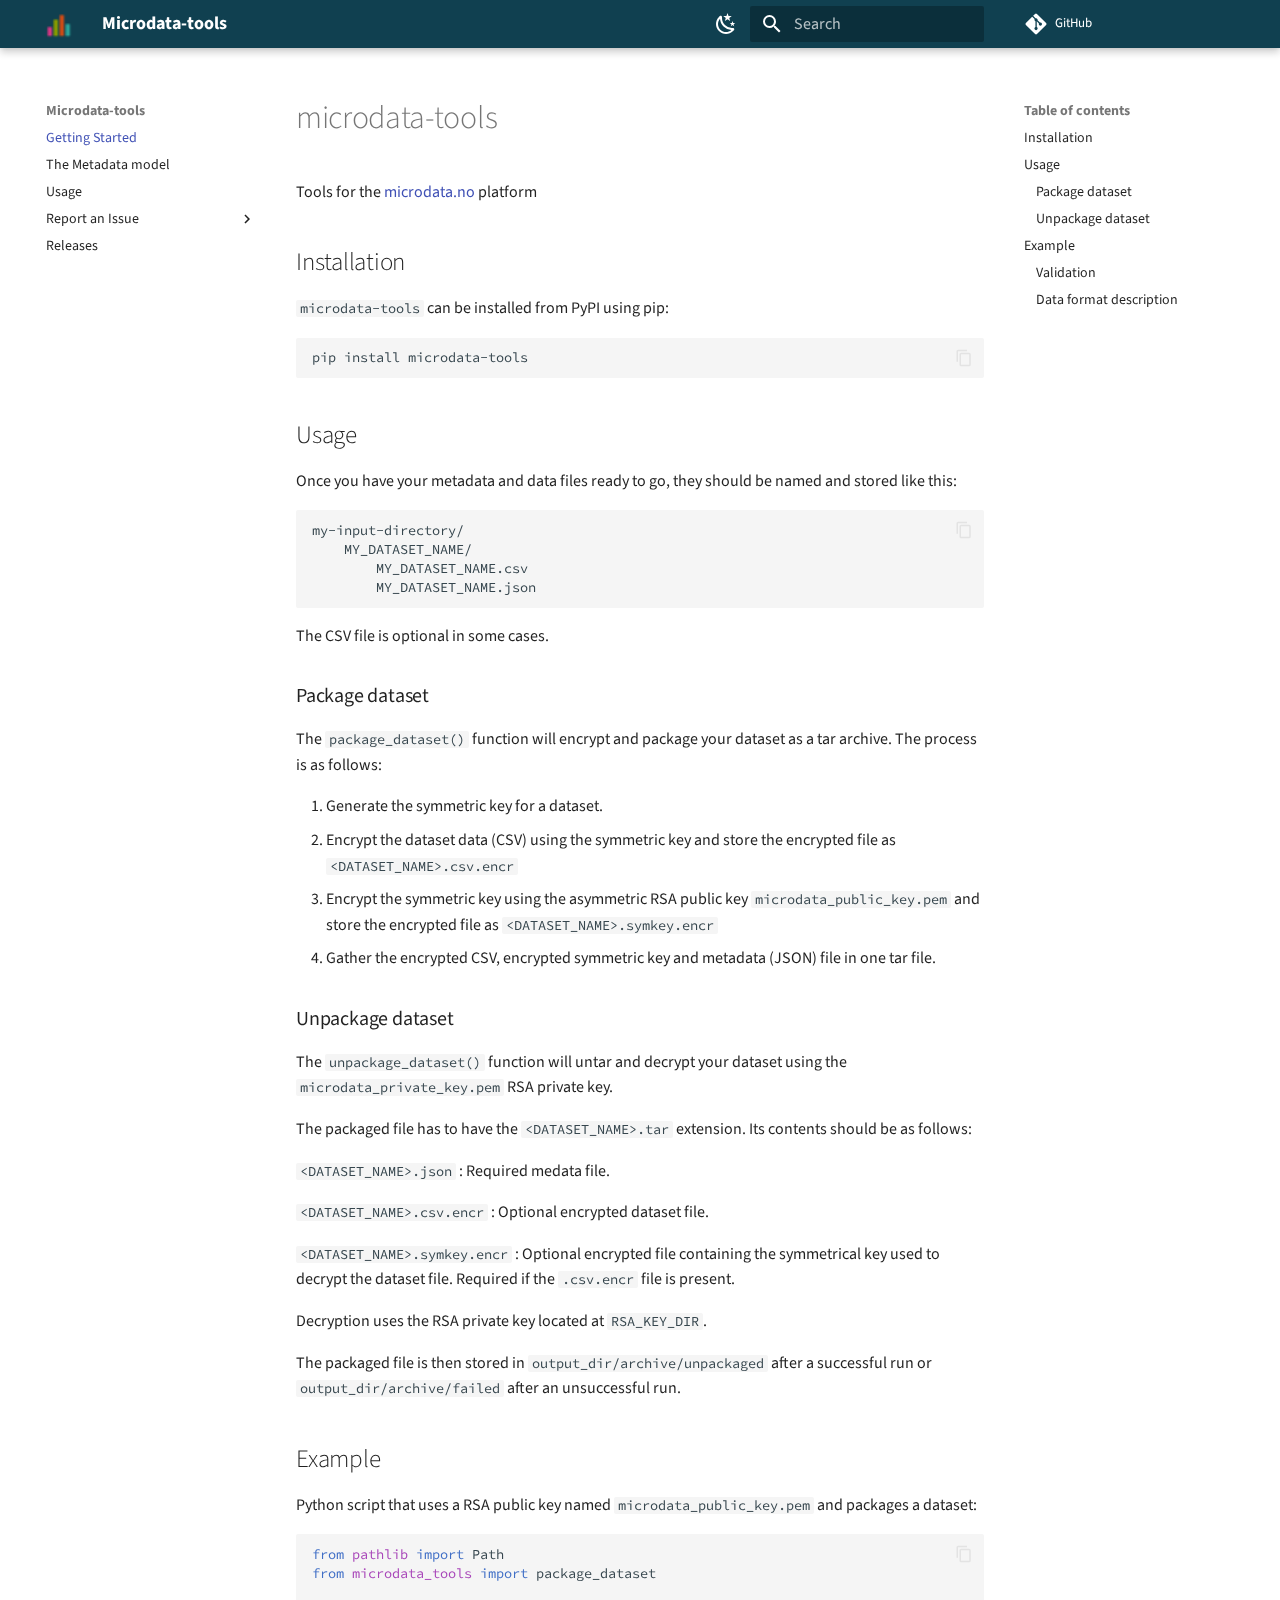
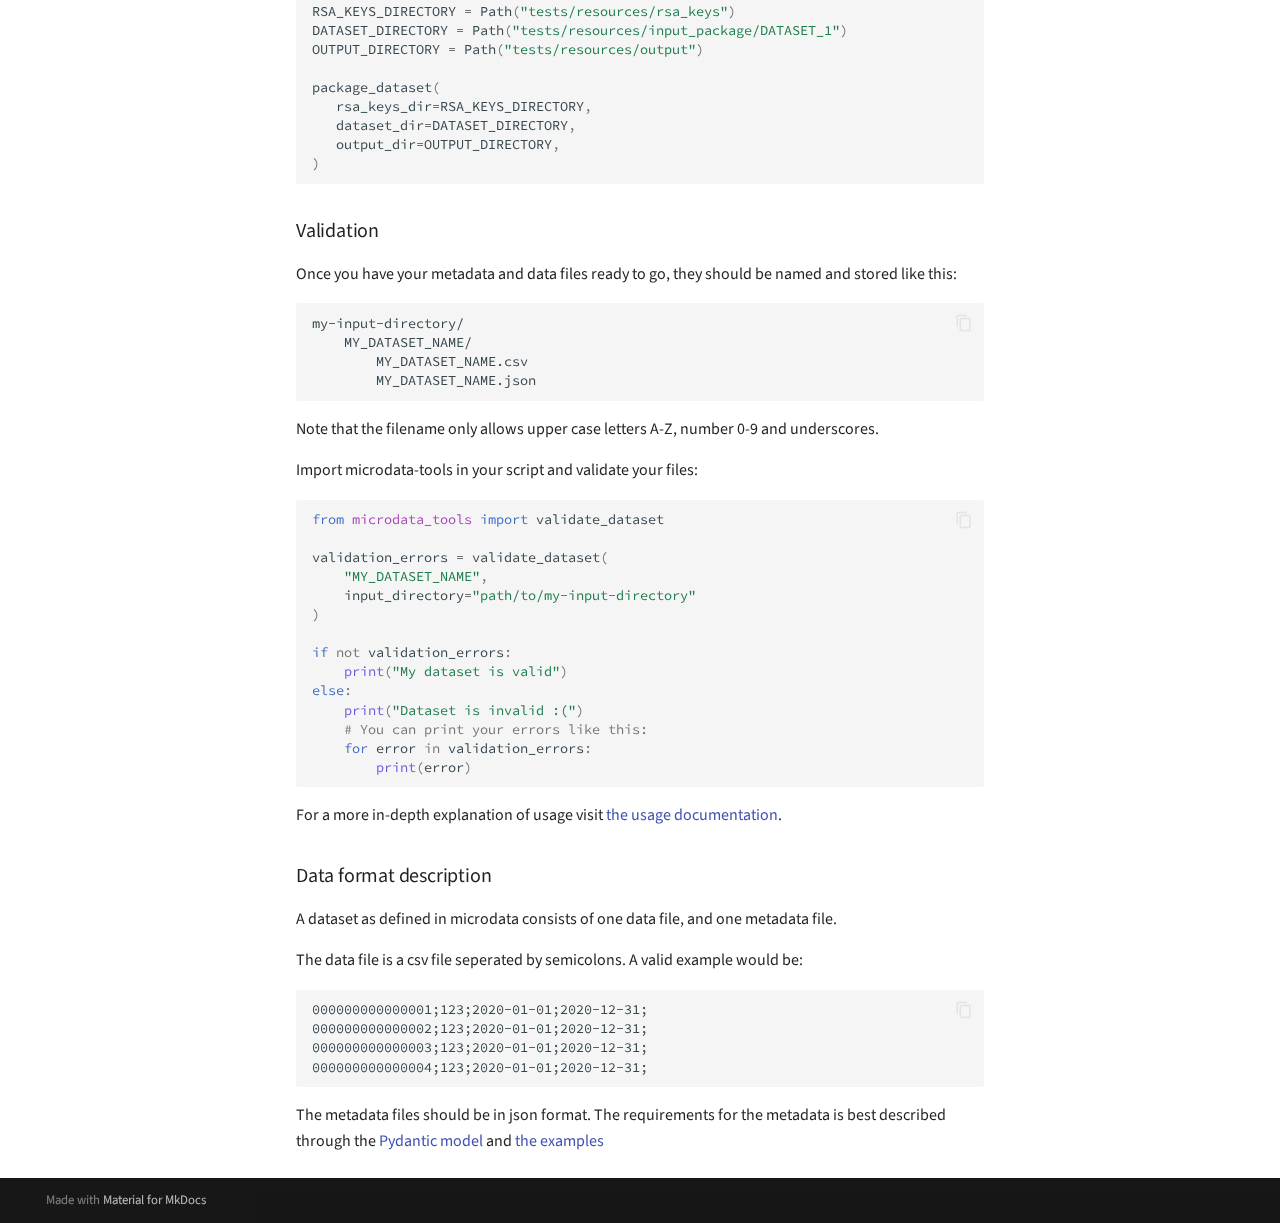
<file: index.html>
<!doctype html>
<html lang="en" class="no-js">
  <head>
    
      <meta charset="utf-8">
      <meta name="viewport" content="width=device-width,initial-scale=1">
      
      
      
        <link rel="canonical" href="https://statisticsnorway.github.io/microdata-tools/">
      
      
      
        <link rel="next" href="metadata-model/">
      
      
      <link rel="icon" href="assets/favicon.ico">
      <meta name="generator" content="mkdocs-1.6.1, mkdocs-material-9.6.11">
    
    
      
        <title>Microdata-tools</title>
      
    
    
      <link rel="stylesheet" href="assets/stylesheets/main.4af4bdda.min.css">
      
        
        <link rel="stylesheet" href="assets/stylesheets/palette.06af60db.min.css">
      
      


    
    
      
    
    
      
        
        
        <link rel="preconnect" href="https://fonts.gstatic.com" crossorigin>
        <link rel="stylesheet" href="https://fonts.googleapis.com/css?family=Source+Sans+Pro:300,300i,400,400i,700,700i%7CSource+Code+Pro:400,400i,700,700i&display=fallback">
        <style>:root{--md-text-font:"Source Sans Pro";--md-code-font:"Source Code Pro"}</style>
      
    
    
      <link rel="stylesheet" href="stylesheets/extra.css">
    
    <script>__md_scope=new URL(".",location),__md_hash=e=>[...e].reduce(((e,_)=>(e<<5)-e+_.charCodeAt(0)),0),__md_get=(e,_=localStorage,t=__md_scope)=>JSON.parse(_.getItem(t.pathname+"."+e)),__md_set=(e,_,t=localStorage,a=__md_scope)=>{try{t.setItem(a.pathname+"."+e,JSON.stringify(_))}catch(e){}}</script>
    
      

    
    
    
  </head>
  
  
    
    
      
    
    
    
    
    <body dir="ltr" data-md-color-scheme="mdata" data-md-color-primary="indigo" data-md-color-accent="indigo">
  
    
    <input class="md-toggle" data-md-toggle="drawer" type="checkbox" id="__drawer" autocomplete="off">
    <input class="md-toggle" data-md-toggle="search" type="checkbox" id="__search" autocomplete="off">
    <label class="md-overlay" for="__drawer"></label>
    <div data-md-component="skip">
      
        
        <a href="#microdata-tools" class="md-skip">
          Skip to content
        </a>
      
    </div>
    <div data-md-component="announce">
      
    </div>
    
    
      

  

<header class="md-header md-header--shadow" data-md-component="header">
  <nav class="md-header__inner md-grid" aria-label="Header">
    <a href="." title="Microdata-tools" class="md-header__button md-logo" aria-label="Microdata-tools" data-md-component="logo">
      
  <img src="assets/microdata.png" alt="logo">

    </a>
    <label class="md-header__button md-icon" for="__drawer">
      
      <svg xmlns="http://www.w3.org/2000/svg" viewBox="0 0 24 24"><path d="M3 6h18v2H3zm0 5h18v2H3zm0 5h18v2H3z"/></svg>
    </label>
    <div class="md-header__title" data-md-component="header-title">
      <div class="md-header__ellipsis">
        <div class="md-header__topic">
          <span class="md-ellipsis">
            Microdata-tools
          </span>
        </div>
        <div class="md-header__topic" data-md-component="header-topic">
          <span class="md-ellipsis">
            
              Getting Started
            
          </span>
        </div>
      </div>
    </div>
    
      
        <form class="md-header__option" data-md-component="palette">
  
    
    
    
    <input class="md-option" data-md-color-media="" data-md-color-scheme="mdata" data-md-color-primary="indigo" data-md-color-accent="indigo"  aria-label="Switch to dark mode"  type="radio" name="__palette" id="__palette_0">
    
      <label class="md-header__button md-icon" title="Switch to dark mode" for="__palette_1" hidden>
        <svg xmlns="http://www.w3.org/2000/svg" viewBox="0 0 24 24"><path d="m17.75 4.09-2.53 1.94.91 3.06-2.63-1.81-2.63 1.81.91-3.06-2.53-1.94L12.44 4l1.06-3 1.06 3zm3.5 6.91-1.64 1.25.59 1.98-1.7-1.17-1.7 1.17.59-1.98L15.75 11l2.06-.05L18.5 9l.69 1.95zm-2.28 4.95c.83-.08 1.72 1.1 1.19 1.85-.32.45-.66.87-1.08 1.27C15.17 23 8.84 23 4.94 19.07c-3.91-3.9-3.91-10.24 0-14.14.4-.4.82-.76 1.27-1.08.75-.53 1.93.36 1.85 1.19-.27 2.86.69 5.83 2.89 8.02a9.96 9.96 0 0 0 8.02 2.89m-1.64 2.02a12.08 12.08 0 0 1-7.8-3.47c-2.17-2.19-3.33-5-3.49-7.82-2.81 3.14-2.7 7.96.31 10.98 3.02 3.01 7.84 3.12 10.98.31"/></svg>
      </label>
    
  
    
    
    
    <input class="md-option" data-md-color-media="" data-md-color-scheme="slate" data-md-color-primary="indigo" data-md-color-accent="indigo"  aria-label="Switch to light mode"  type="radio" name="__palette" id="__palette_1">
    
      <label class="md-header__button md-icon" title="Switch to light mode" for="__palette_0" hidden>
        <svg xmlns="http://www.w3.org/2000/svg" viewBox="0 0 24 24"><path d="M12 7a5 5 0 0 1 5 5 5 5 0 0 1-5 5 5 5 0 0 1-5-5 5 5 0 0 1 5-5m0 2a3 3 0 0 0-3 3 3 3 0 0 0 3 3 3 3 0 0 0 3-3 3 3 0 0 0-3-3m0-7 2.39 3.42C13.65 5.15 12.84 5 12 5s-1.65.15-2.39.42zM3.34 7l4.16-.35A7.2 7.2 0 0 0 5.94 8.5c-.44.74-.69 1.5-.83 2.29zm.02 10 1.76-3.77a7.131 7.131 0 0 0 2.38 4.14zM20.65 7l-1.77 3.79a7.02 7.02 0 0 0-2.38-4.15zm-.01 10-4.14.36c.59-.51 1.12-1.14 1.54-1.86.42-.73.69-1.5.83-2.29zM12 22l-2.41-3.44c.74.27 1.55.44 2.41.44.82 0 1.63-.17 2.37-.44z"/></svg>
      </label>
    
  
</form>
      
    
    
      <script>var palette=__md_get("__palette");if(palette&&palette.color){if("(prefers-color-scheme)"===palette.color.media){var media=matchMedia("(prefers-color-scheme: light)"),input=document.querySelector(media.matches?"[data-md-color-media='(prefers-color-scheme: light)']":"[data-md-color-media='(prefers-color-scheme: dark)']");palette.color.media=input.getAttribute("data-md-color-media"),palette.color.scheme=input.getAttribute("data-md-color-scheme"),palette.color.primary=input.getAttribute("data-md-color-primary"),palette.color.accent=input.getAttribute("data-md-color-accent")}for(var[key,value]of Object.entries(palette.color))document.body.setAttribute("data-md-color-"+key,value)}</script>
    
    
    
      
      
        <label class="md-header__button md-icon" for="__search">
          
          <svg xmlns="http://www.w3.org/2000/svg" viewBox="0 0 24 24"><path d="M9.5 3A6.5 6.5 0 0 1 16 9.5c0 1.61-.59 3.09-1.56 4.23l.27.27h.79l5 5-1.5 1.5-5-5v-.79l-.27-.27A6.52 6.52 0 0 1 9.5 16 6.5 6.5 0 0 1 3 9.5 6.5 6.5 0 0 1 9.5 3m0 2C7 5 5 7 5 9.5S7 14 9.5 14 14 12 14 9.5 12 5 9.5 5"/></svg>
        </label>
        <div class="md-search" data-md-component="search" role="dialog">
  <label class="md-search__overlay" for="__search"></label>
  <div class="md-search__inner" role="search">
    <form class="md-search__form" name="search">
      <input type="text" class="md-search__input" name="query" aria-label="Search" placeholder="Search" autocapitalize="off" autocorrect="off" autocomplete="off" spellcheck="false" data-md-component="search-query" required>
      <label class="md-search__icon md-icon" for="__search">
        
        <svg xmlns="http://www.w3.org/2000/svg" viewBox="0 0 24 24"><path d="M9.5 3A6.5 6.5 0 0 1 16 9.5c0 1.61-.59 3.09-1.56 4.23l.27.27h.79l5 5-1.5 1.5-5-5v-.79l-.27-.27A6.52 6.52 0 0 1 9.5 16 6.5 6.5 0 0 1 3 9.5 6.5 6.5 0 0 1 9.5 3m0 2C7 5 5 7 5 9.5S7 14 9.5 14 14 12 14 9.5 12 5 9.5 5"/></svg>
        
        <svg xmlns="http://www.w3.org/2000/svg" viewBox="0 0 24 24"><path d="M20 11v2H8l5.5 5.5-1.42 1.42L4.16 12l7.92-7.92L13.5 5.5 8 11z"/></svg>
      </label>
      <nav class="md-search__options" aria-label="Search">
        
        <button type="reset" class="md-search__icon md-icon" title="Clear" aria-label="Clear" tabindex="-1">
          
          <svg xmlns="http://www.w3.org/2000/svg" viewBox="0 0 24 24"><path d="M19 6.41 17.59 5 12 10.59 6.41 5 5 6.41 10.59 12 5 17.59 6.41 19 12 13.41 17.59 19 19 17.59 13.41 12z"/></svg>
        </button>
      </nav>
      
    </form>
    <div class="md-search__output">
      <div class="md-search__scrollwrap" tabindex="0" data-md-scrollfix>
        <div class="md-search-result" data-md-component="search-result">
          <div class="md-search-result__meta">
            Initializing search
          </div>
          <ol class="md-search-result__list" role="presentation"></ol>
        </div>
      </div>
    </div>
  </div>
</div>
      
    
    
      <div class="md-header__source">
        <a href="https://github.com/statisticsnorway/microdata-tools" title="Go to repository" class="md-source" data-md-component="source">
  <div class="md-source__icon md-icon">
    
    <svg xmlns="http://www.w3.org/2000/svg" viewBox="0 0 448 512"><!--! Font Awesome Free 6.7.2 by @fontawesome - https://fontawesome.com License - https://fontawesome.com/license/free (Icons: CC BY 4.0, Fonts: SIL OFL 1.1, Code: MIT License) Copyright 2024 Fonticons, Inc.--><path d="M439.55 236.05 244 40.45a28.87 28.87 0 0 0-40.81 0l-40.66 40.63 51.52 51.52c27.06-9.14 52.68 16.77 43.39 43.68l49.66 49.66c34.23-11.8 61.18 31 35.47 56.69-26.49 26.49-70.21-2.87-56-37.34L240.22 199v121.85c25.3 12.54 22.26 41.85 9.08 55a34.34 34.34 0 0 1-48.55 0c-17.57-17.6-11.07-46.91 11.25-56v-123c-20.8-8.51-24.6-30.74-18.64-45L142.57 101 8.45 235.14a28.86 28.86 0 0 0 0 40.81l195.61 195.6a28.86 28.86 0 0 0 40.8 0l194.69-194.69a28.86 28.86 0 0 0 0-40.81"/></svg>
  </div>
  <div class="md-source__repository">
    GitHub
  </div>
</a>
      </div>
    
  </nav>
  
</header>
    
    <div class="md-container" data-md-component="container">
      
      
        
          
        
      
      <main class="md-main" data-md-component="main">
        <div class="md-main__inner md-grid">
          
            
              
              <div class="md-sidebar md-sidebar--primary" data-md-component="sidebar" data-md-type="navigation" >
                <div class="md-sidebar__scrollwrap">
                  <div class="md-sidebar__inner">
                    



<nav class="md-nav md-nav--primary" aria-label="Navigation" data-md-level="0">
  <label class="md-nav__title" for="__drawer">
    <a href="." title="Microdata-tools" class="md-nav__button md-logo" aria-label="Microdata-tools" data-md-component="logo">
      
  <img src="assets/microdata.png" alt="logo">

    </a>
    Microdata-tools
  </label>
  
    <div class="md-nav__source">
      <a href="https://github.com/statisticsnorway/microdata-tools" title="Go to repository" class="md-source" data-md-component="source">
  <div class="md-source__icon md-icon">
    
    <svg xmlns="http://www.w3.org/2000/svg" viewBox="0 0 448 512"><!--! Font Awesome Free 6.7.2 by @fontawesome - https://fontawesome.com License - https://fontawesome.com/license/free (Icons: CC BY 4.0, Fonts: SIL OFL 1.1, Code: MIT License) Copyright 2024 Fonticons, Inc.--><path d="M439.55 236.05 244 40.45a28.87 28.87 0 0 0-40.81 0l-40.66 40.63 51.52 51.52c27.06-9.14 52.68 16.77 43.39 43.68l49.66 49.66c34.23-11.8 61.18 31 35.47 56.69-26.49 26.49-70.21-2.87-56-37.34L240.22 199v121.85c25.3 12.54 22.26 41.85 9.08 55a34.34 34.34 0 0 1-48.55 0c-17.57-17.6-11.07-46.91 11.25-56v-123c-20.8-8.51-24.6-30.74-18.64-45L142.57 101 8.45 235.14a28.86 28.86 0 0 0 0 40.81l195.61 195.6a28.86 28.86 0 0 0 40.8 0l194.69-194.69a28.86 28.86 0 0 0 0-40.81"/></svg>
  </div>
  <div class="md-source__repository">
    GitHub
  </div>
</a>
    </div>
  
  <ul class="md-nav__list" data-md-scrollfix>
    
      
      
  
  
    
  
  
  
    <li class="md-nav__item md-nav__item--active">
      
      <input class="md-nav__toggle md-toggle" type="checkbox" id="__toc">
      
      
        
      
      
        <label class="md-nav__link md-nav__link--active" for="__toc">
          
  
  
  <span class="md-ellipsis">
    Getting Started
    
  </span>
  

          <span class="md-nav__icon md-icon"></span>
        </label>
      
      <a href="." class="md-nav__link md-nav__link--active">
        
  
  
  <span class="md-ellipsis">
    Getting Started
    
  </span>
  

      </a>
      
        

<nav class="md-nav md-nav--secondary" aria-label="Table of contents">
  
  
  
    
  
  
    <label class="md-nav__title" for="__toc">
      <span class="md-nav__icon md-icon"></span>
      Table of contents
    </label>
    <ul class="md-nav__list" data-md-component="toc" data-md-scrollfix>
      
        <li class="md-nav__item">
  <a href="#installation" class="md-nav__link">
    <span class="md-ellipsis">
      Installation
    </span>
  </a>
  
</li>
      
        <li class="md-nav__item">
  <a href="#usage" class="md-nav__link">
    <span class="md-ellipsis">
      Usage
    </span>
  </a>
  
    <nav class="md-nav" aria-label="Usage">
      <ul class="md-nav__list">
        
          <li class="md-nav__item">
  <a href="#package-dataset" class="md-nav__link">
    <span class="md-ellipsis">
      Package dataset
    </span>
  </a>
  
</li>
        
          <li class="md-nav__item">
  <a href="#unpackage-dataset" class="md-nav__link">
    <span class="md-ellipsis">
      Unpackage dataset
    </span>
  </a>
  
</li>
        
      </ul>
    </nav>
  
</li>
      
        <li class="md-nav__item">
  <a href="#example" class="md-nav__link">
    <span class="md-ellipsis">
      Example
    </span>
  </a>
  
    <nav class="md-nav" aria-label="Example">
      <ul class="md-nav__list">
        
          <li class="md-nav__item">
  <a href="#validation" class="md-nav__link">
    <span class="md-ellipsis">
      Validation
    </span>
  </a>
  
</li>
        
          <li class="md-nav__item">
  <a href="#data-format-description" class="md-nav__link">
    <span class="md-ellipsis">
      Data format description
    </span>
  </a>
  
</li>
        
      </ul>
    </nav>
  
</li>
      
    </ul>
  
</nav>
      
    </li>
  

    
      
      
  
  
  
  
    <li class="md-nav__item">
      <a href="metadata-model/" class="md-nav__link">
        
  
  
  <span class="md-ellipsis">
    The Metadata model
    
  </span>
  

      </a>
    </li>
  

    
      
      
  
  
  
  
    <li class="md-nav__item">
      <a href="USAGE/" class="md-nav__link">
        
  
  
  <span class="md-ellipsis">
    Usage
    
  </span>
  

      </a>
    </li>
  

    
      
      
  
  
  
  
    
    
    
    
    
    <li class="md-nav__item md-nav__item--nested">
      
        
        
        <input class="md-nav__toggle md-toggle " type="checkbox" id="__nav_4" >
        
          
          <label class="md-nav__link" for="__nav_4" id="__nav_4_label" tabindex="0">
            
  
  
  <span class="md-ellipsis">
    Report an Issue
    
  </span>
  

            <span class="md-nav__icon md-icon"></span>
          </label>
        
        <nav class="md-nav" data-md-level="1" aria-labelledby="__nav_4_label" aria-expanded="false">
          <label class="md-nav__title" for="__nav_4">
            <span class="md-nav__icon md-icon"></span>
            Report an Issue
          </label>
          <ul class="md-nav__list" data-md-scrollfix>
            
              
                
  
  
  
  
    <li class="md-nav__item">
      <a href="issue_templates/issue_template_en/" class="md-nav__link">
        
  
  
  <span class="md-ellipsis">
    Issue template EN
    
  </span>
  

      </a>
    </li>
  

              
            
              
                
  
  
  
  
    <li class="md-nav__item">
      <a href="issue_templates/issue_template_no/" class="md-nav__link">
        
  
  
  <span class="md-ellipsis">
    Issue template NO
    
  </span>
  

      </a>
    </li>
  

              
            
          </ul>
        </nav>
      
    </li>
  

    
      
      
  
  
  
  
    <li class="md-nav__item">
      <a href="https://github.com/statisticsnorway/microdata-tools/releases" class="md-nav__link">
        
  
  
  <span class="md-ellipsis">
    Releases
    
  </span>
  

      </a>
    </li>
  

    
  </ul>
</nav>
                  </div>
                </div>
              </div>
            
            
              
              <div class="md-sidebar md-sidebar--secondary" data-md-component="sidebar" data-md-type="toc" >
                <div class="md-sidebar__scrollwrap">
                  <div class="md-sidebar__inner">
                    

<nav class="md-nav md-nav--secondary" aria-label="Table of contents">
  
  
  
    
  
  
    <label class="md-nav__title" for="__toc">
      <span class="md-nav__icon md-icon"></span>
      Table of contents
    </label>
    <ul class="md-nav__list" data-md-component="toc" data-md-scrollfix>
      
        <li class="md-nav__item">
  <a href="#installation" class="md-nav__link">
    <span class="md-ellipsis">
      Installation
    </span>
  </a>
  
</li>
      
        <li class="md-nav__item">
  <a href="#usage" class="md-nav__link">
    <span class="md-ellipsis">
      Usage
    </span>
  </a>
  
    <nav class="md-nav" aria-label="Usage">
      <ul class="md-nav__list">
        
          <li class="md-nav__item">
  <a href="#package-dataset" class="md-nav__link">
    <span class="md-ellipsis">
      Package dataset
    </span>
  </a>
  
</li>
        
          <li class="md-nav__item">
  <a href="#unpackage-dataset" class="md-nav__link">
    <span class="md-ellipsis">
      Unpackage dataset
    </span>
  </a>
  
</li>
        
      </ul>
    </nav>
  
</li>
      
        <li class="md-nav__item">
  <a href="#example" class="md-nav__link">
    <span class="md-ellipsis">
      Example
    </span>
  </a>
  
    <nav class="md-nav" aria-label="Example">
      <ul class="md-nav__list">
        
          <li class="md-nav__item">
  <a href="#validation" class="md-nav__link">
    <span class="md-ellipsis">
      Validation
    </span>
  </a>
  
</li>
        
          <li class="md-nav__item">
  <a href="#data-format-description" class="md-nav__link">
    <span class="md-ellipsis">
      Data format description
    </span>
  </a>
  
</li>
        
      </ul>
    </nav>
  
</li>
      
    </ul>
  
</nav>
                  </div>
                </div>
              </div>
            
          
          
            <div class="md-content" data-md-component="content">
              <article class="md-content__inner md-typeset">
                
                  


  
  


<h1 id="microdata-tools">microdata-tools</h1>
<p>Tools for the <a href="https://www.microdata.no/">microdata.no</a> platform</p>
<h2 id="installation">Installation</h2>
<p><code>microdata-tools</code> can be installed from PyPI using pip:
<div class="language-text highlight"><pre><span></span><code><span id="__span-0-1"><a id="__codelineno-0-1" name="__codelineno-0-1" href="#__codelineno-0-1"></a>pip install microdata-tools
</span></code></pre></div></p>
<h2 id="usage">Usage</h2>
<p>Once you have your metadata and data files ready to go, they should be named and stored like this:
<div class="language-text highlight"><pre><span></span><code><span id="__span-1-1"><a id="__codelineno-1-1" name="__codelineno-1-1" href="#__codelineno-1-1"></a>my-input-directory/
</span><span id="__span-1-2"><a id="__codelineno-1-2" name="__codelineno-1-2" href="#__codelineno-1-2"></a>    MY_DATASET_NAME/
</span><span id="__span-1-3"><a id="__codelineno-1-3" name="__codelineno-1-3" href="#__codelineno-1-3"></a>        MY_DATASET_NAME.csv
</span><span id="__span-1-4"><a id="__codelineno-1-4" name="__codelineno-1-4" href="#__codelineno-1-4"></a>        MY_DATASET_NAME.json
</span></code></pre></div>
The CSV file is optional in some cases.</p>
<h3 id="package-dataset">Package dataset</h3>
<p>The <code>package_dataset()</code> function will encrypt and package your dataset as a tar archive. The process is as follows:</p>
<ol>
<li>Generate the symmetric key for a dataset.</li>
<li>Encrypt the dataset data (CSV) using the symmetric key and store the encrypted file as <code>&lt;DATASET_NAME&gt;.csv.encr</code></li>
<li>Encrypt the symmetric key using the asymmetric RSA public key <code>microdata_public_key.pem</code> 
   and store the encrypted file as <code>&lt;DATASET_NAME&gt;.symkey.encr</code></li>
<li>Gather the encrypted CSV, encrypted symmetric key and metadata (JSON) file in one tar file.</li>
</ol>
<h3 id="unpackage-dataset">Unpackage dataset</h3>
<p>The <code>unpackage_dataset()</code> function will untar and decrypt your dataset using the <code>microdata_private_key.pem</code>
RSA private key.</p>
<p>The packaged file has to have the <code>&lt;DATASET_NAME&gt;.tar</code> extension. Its contents should be as follows:</p>
<p><code>&lt;DATASET_NAME&gt;.json</code> : Required medata file.</p>
<p><code>&lt;DATASET_NAME&gt;.csv.encr</code> : Optional encrypted dataset file.</p>
<p><code>&lt;DATASET_NAME&gt;.symkey.encr</code> : Optional encrypted file containing the symmetrical key used to decrypt the dataset file. Required if the <code>.csv.encr</code> file is present.</p>
<p>Decryption uses the RSA private key located at <code>RSA_KEY_DIR</code>.</p>
<p>The packaged file is then stored in <code>output_dir/archive/unpackaged</code> after a successful run or <code>output_dir/archive/failed</code> after an unsuccessful run.</p>
<h2 id="example">Example</h2>
<p>Python script that uses a RSA public key named <code>microdata_public_key.pem</code> and packages a dataset:</p>
<div class="language-py highlight"><pre><span></span><code><span id="__span-2-1"><a id="__codelineno-2-1" name="__codelineno-2-1" href="#__codelineno-2-1"></a><span class="kn">from</span><span class="w"> </span><span class="nn">pathlib</span><span class="w"> </span><span class="kn">import</span> <span class="n">Path</span>
</span><span id="__span-2-2"><a id="__codelineno-2-2" name="__codelineno-2-2" href="#__codelineno-2-2"></a><span class="kn">from</span><span class="w"> </span><span class="nn">microdata_tools</span><span class="w"> </span><span class="kn">import</span> <span class="n">package_dataset</span>
</span><span id="__span-2-3"><a id="__codelineno-2-3" name="__codelineno-2-3" href="#__codelineno-2-3"></a>
</span><span id="__span-2-4"><a id="__codelineno-2-4" name="__codelineno-2-4" href="#__codelineno-2-4"></a><span class="n">RSA_KEYS_DIRECTORY</span> <span class="o">=</span> <span class="n">Path</span><span class="p">(</span><span class="s2">&quot;tests/resources/rsa_keys&quot;</span><span class="p">)</span>
</span><span id="__span-2-5"><a id="__codelineno-2-5" name="__codelineno-2-5" href="#__codelineno-2-5"></a><span class="n">DATASET_DIRECTORY</span> <span class="o">=</span> <span class="n">Path</span><span class="p">(</span><span class="s2">&quot;tests/resources/input_package/DATASET_1&quot;</span><span class="p">)</span>
</span><span id="__span-2-6"><a id="__codelineno-2-6" name="__codelineno-2-6" href="#__codelineno-2-6"></a><span class="n">OUTPUT_DIRECTORY</span> <span class="o">=</span> <span class="n">Path</span><span class="p">(</span><span class="s2">&quot;tests/resources/output&quot;</span><span class="p">)</span>
</span><span id="__span-2-7"><a id="__codelineno-2-7" name="__codelineno-2-7" href="#__codelineno-2-7"></a>
</span><span id="__span-2-8"><a id="__codelineno-2-8" name="__codelineno-2-8" href="#__codelineno-2-8"></a><span class="n">package_dataset</span><span class="p">(</span>
</span><span id="__span-2-9"><a id="__codelineno-2-9" name="__codelineno-2-9" href="#__codelineno-2-9"></a>   <span class="n">rsa_keys_dir</span><span class="o">=</span><span class="n">RSA_KEYS_DIRECTORY</span><span class="p">,</span>
</span><span id="__span-2-10"><a id="__codelineno-2-10" name="__codelineno-2-10" href="#__codelineno-2-10"></a>   <span class="n">dataset_dir</span><span class="o">=</span><span class="n">DATASET_DIRECTORY</span><span class="p">,</span>
</span><span id="__span-2-11"><a id="__codelineno-2-11" name="__codelineno-2-11" href="#__codelineno-2-11"></a>   <span class="n">output_dir</span><span class="o">=</span><span class="n">OUTPUT_DIRECTORY</span><span class="p">,</span>
</span><span id="__span-2-12"><a id="__codelineno-2-12" name="__codelineno-2-12" href="#__codelineno-2-12"></a><span class="p">)</span>
</span></code></pre></div>
<h3 id="validation">Validation</h3>
<p>Once you have your metadata and data files ready to go, they should be named and stored like this:
<div class="language-text highlight"><pre><span></span><code><span id="__span-3-1"><a id="__codelineno-3-1" name="__codelineno-3-1" href="#__codelineno-3-1"></a>my-input-directory/
</span><span id="__span-3-2"><a id="__codelineno-3-2" name="__codelineno-3-2" href="#__codelineno-3-2"></a>    MY_DATASET_NAME/
</span><span id="__span-3-3"><a id="__codelineno-3-3" name="__codelineno-3-3" href="#__codelineno-3-3"></a>        MY_DATASET_NAME.csv
</span><span id="__span-3-4"><a id="__codelineno-3-4" name="__codelineno-3-4" href="#__codelineno-3-4"></a>        MY_DATASET_NAME.json
</span></code></pre></div>
Note that the filename only allows upper case letters A-Z, number 0-9 and underscores.</p>
<p>Import microdata-tools in your script and validate your files:
<div class="language-py highlight"><pre><span></span><code><span id="__span-4-1"><a id="__codelineno-4-1" name="__codelineno-4-1" href="#__codelineno-4-1"></a><span class="kn">from</span><span class="w"> </span><span class="nn">microdata_tools</span><span class="w"> </span><span class="kn">import</span> <span class="n">validate_dataset</span>
</span><span id="__span-4-2"><a id="__codelineno-4-2" name="__codelineno-4-2" href="#__codelineno-4-2"></a>
</span><span id="__span-4-3"><a id="__codelineno-4-3" name="__codelineno-4-3" href="#__codelineno-4-3"></a><span class="n">validation_errors</span> <span class="o">=</span> <span class="n">validate_dataset</span><span class="p">(</span>
</span><span id="__span-4-4"><a id="__codelineno-4-4" name="__codelineno-4-4" href="#__codelineno-4-4"></a>    <span class="s2">&quot;MY_DATASET_NAME&quot;</span><span class="p">,</span>
</span><span id="__span-4-5"><a id="__codelineno-4-5" name="__codelineno-4-5" href="#__codelineno-4-5"></a>    <span class="n">input_directory</span><span class="o">=</span><span class="s2">&quot;path/to/my-input-directory&quot;</span>
</span><span id="__span-4-6"><a id="__codelineno-4-6" name="__codelineno-4-6" href="#__codelineno-4-6"></a><span class="p">)</span>
</span><span id="__span-4-7"><a id="__codelineno-4-7" name="__codelineno-4-7" href="#__codelineno-4-7"></a>
</span><span id="__span-4-8"><a id="__codelineno-4-8" name="__codelineno-4-8" href="#__codelineno-4-8"></a><span class="k">if</span> <span class="ow">not</span> <span class="n">validation_errors</span><span class="p">:</span>
</span><span id="__span-4-9"><a id="__codelineno-4-9" name="__codelineno-4-9" href="#__codelineno-4-9"></a>    <span class="nb">print</span><span class="p">(</span><span class="s2">&quot;My dataset is valid&quot;</span><span class="p">)</span>
</span><span id="__span-4-10"><a id="__codelineno-4-10" name="__codelineno-4-10" href="#__codelineno-4-10"></a><span class="k">else</span><span class="p">:</span>
</span><span id="__span-4-11"><a id="__codelineno-4-11" name="__codelineno-4-11" href="#__codelineno-4-11"></a>    <span class="nb">print</span><span class="p">(</span><span class="s2">&quot;Dataset is invalid :(&quot;</span><span class="p">)</span>
</span><span id="__span-4-12"><a id="__codelineno-4-12" name="__codelineno-4-12" href="#__codelineno-4-12"></a>    <span class="c1"># You can print your errors like this:</span>
</span><span id="__span-4-13"><a id="__codelineno-4-13" name="__codelineno-4-13" href="#__codelineno-4-13"></a>    <span class="k">for</span> <span class="n">error</span> <span class="ow">in</span> <span class="n">validation_errors</span><span class="p">:</span>
</span><span id="__span-4-14"><a id="__codelineno-4-14" name="__codelineno-4-14" href="#__codelineno-4-14"></a>        <span class="nb">print</span><span class="p">(</span><span class="n">error</span><span class="p">)</span>
</span></code></pre></div></p>
<p>For a more in-depth explanation of usage visit <a href="/microdata-tools/USAGE">the usage documentation</a>.</p>
<h3 id="data-format-description">Data format description</h3>
<p>A dataset as defined in microdata consists of one data file, and one metadata file.</p>
<p>The data file is a csv file seperated by semicolons. A valid example would be:
<div class="language-text highlight"><pre><span></span><code><span id="__span-5-1"><a id="__codelineno-5-1" name="__codelineno-5-1" href="#__codelineno-5-1"></a>000000000000001;123;2020-01-01;2020-12-31;
</span><span id="__span-5-2"><a id="__codelineno-5-2" name="__codelineno-5-2" href="#__codelineno-5-2"></a>000000000000002;123;2020-01-01;2020-12-31;
</span><span id="__span-5-3"><a id="__codelineno-5-3" name="__codelineno-5-3" href="#__codelineno-5-3"></a>000000000000003;123;2020-01-01;2020-12-31;
</span><span id="__span-5-4"><a id="__codelineno-5-4" name="__codelineno-5-4" href="#__codelineno-5-4"></a>000000000000004;123;2020-01-01;2020-12-31;
</span></code></pre></div></p>
<p>The metadata files should be in json format. The requirements for the metadata is best described through the <a href="https://github.com/statisticsnorway/microdata-tools/blob/main/microdata_tools/validation/model/metadata.py">Pydantic model</a> and  <a href="https://github.com/statisticsnorway/microdata-tools/tree/main/docs/examples">the examples</a></p>












                
              </article>
            </div>
          
          
<script>var target=document.getElementById(location.hash.slice(1));target&&target.name&&(target.checked=target.name.startsWith("__tabbed_"))</script>
        </div>
        
      </main>
      
        <footer class="md-footer">
  
  <div class="md-footer-meta md-typeset">
    <div class="md-footer-meta__inner md-grid">
      <div class="md-copyright">
  
  
    Made with
    <a href="https://squidfunk.github.io/mkdocs-material/" target="_blank" rel="noopener">
      Material for MkDocs
    </a>
  
</div>
      
    </div>
  </div>
</footer>
      
    </div>
    <div class="md-dialog" data-md-component="dialog">
      <div class="md-dialog__inner md-typeset"></div>
    </div>
    
    
    
      
      <script id="__config" type="application/json">{"base": ".", "features": ["navigation.instant", "navigation.external", "content.code.copy", "content.code.select"], "search": "assets/javascripts/workers/search.f8cc74c7.min.js", "tags": null, "translations": {"clipboard.copied": "Copied to clipboard", "clipboard.copy": "Copy to clipboard", "search.result.more.one": "1 more on this page", "search.result.more.other": "# more on this page", "search.result.none": "No matching documents", "search.result.one": "1 matching document", "search.result.other": "# matching documents", "search.result.placeholder": "Type to start searching", "search.result.term.missing": "Missing", "select.version": "Select version"}, "version": null}</script>
    
    
      <script src="assets/javascripts/bundle.c8b220af.min.js"></script>
      
    
  </body>
</html>
</file>
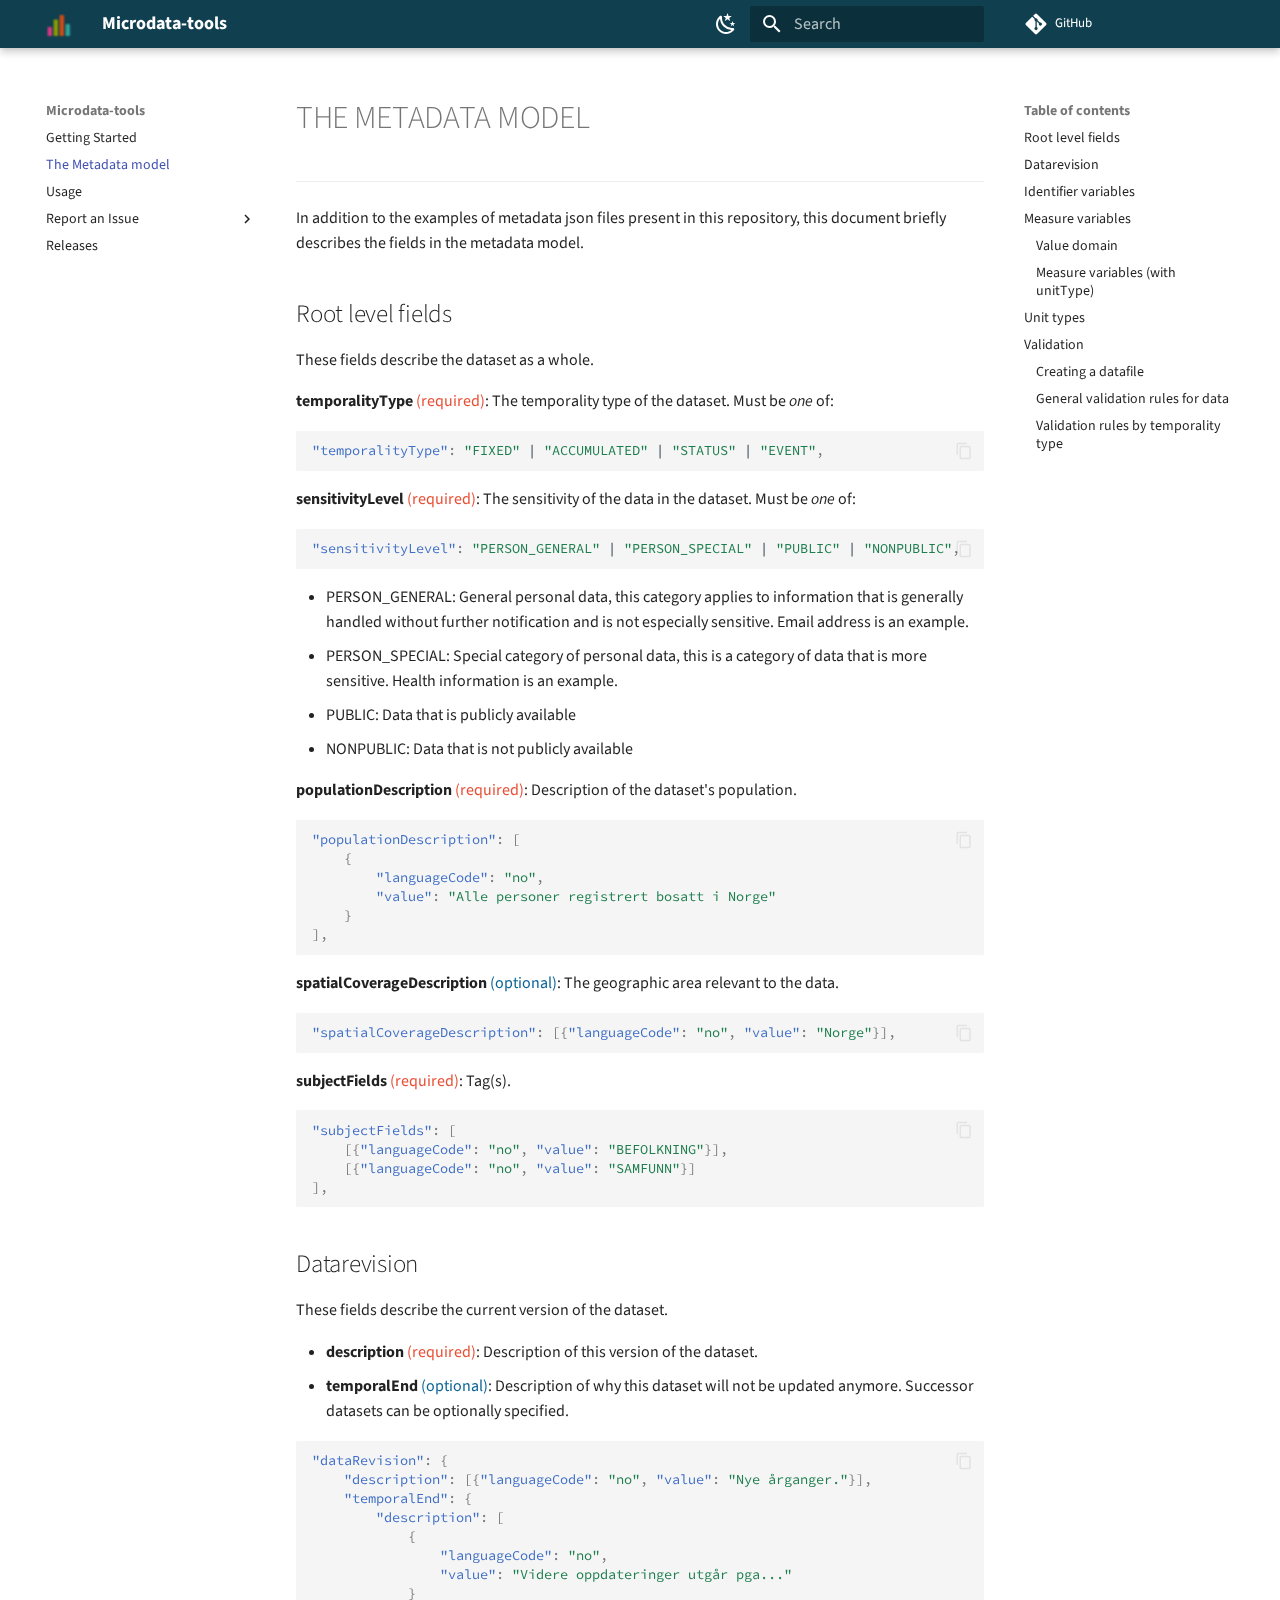
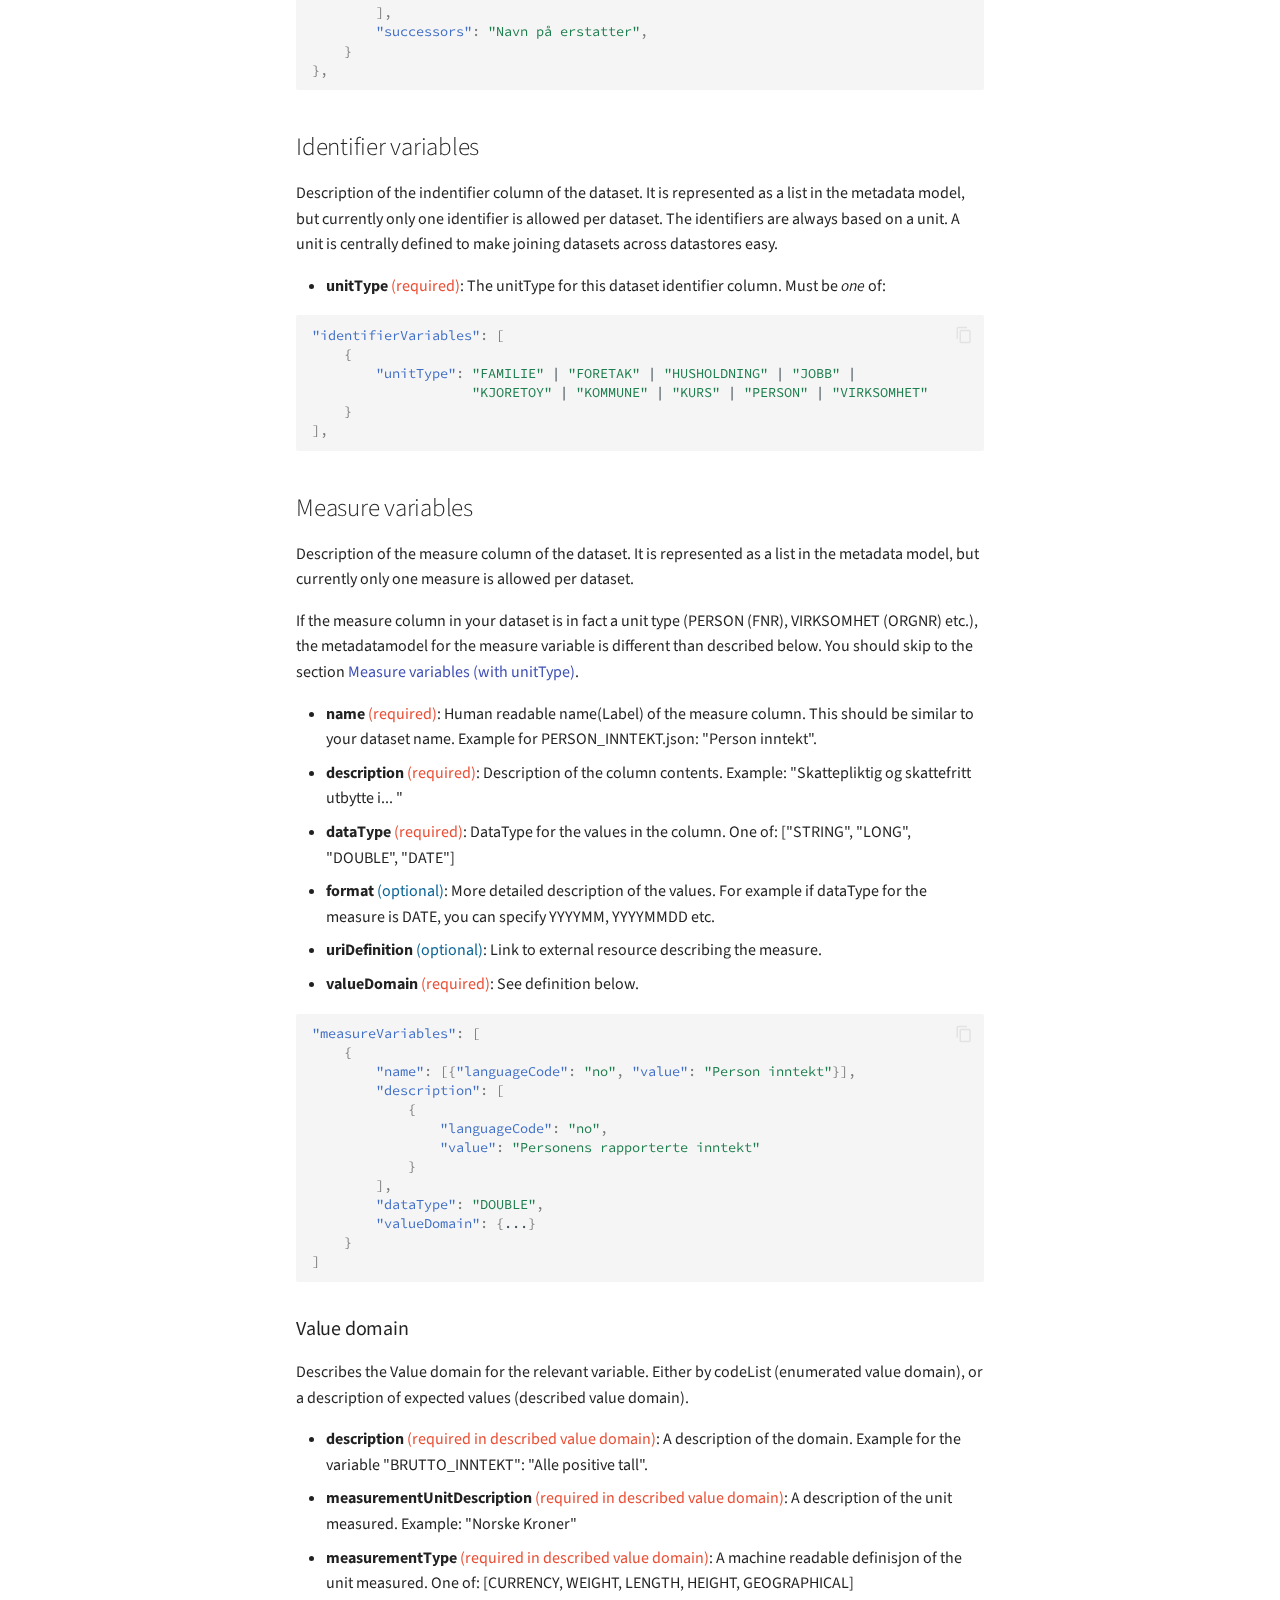
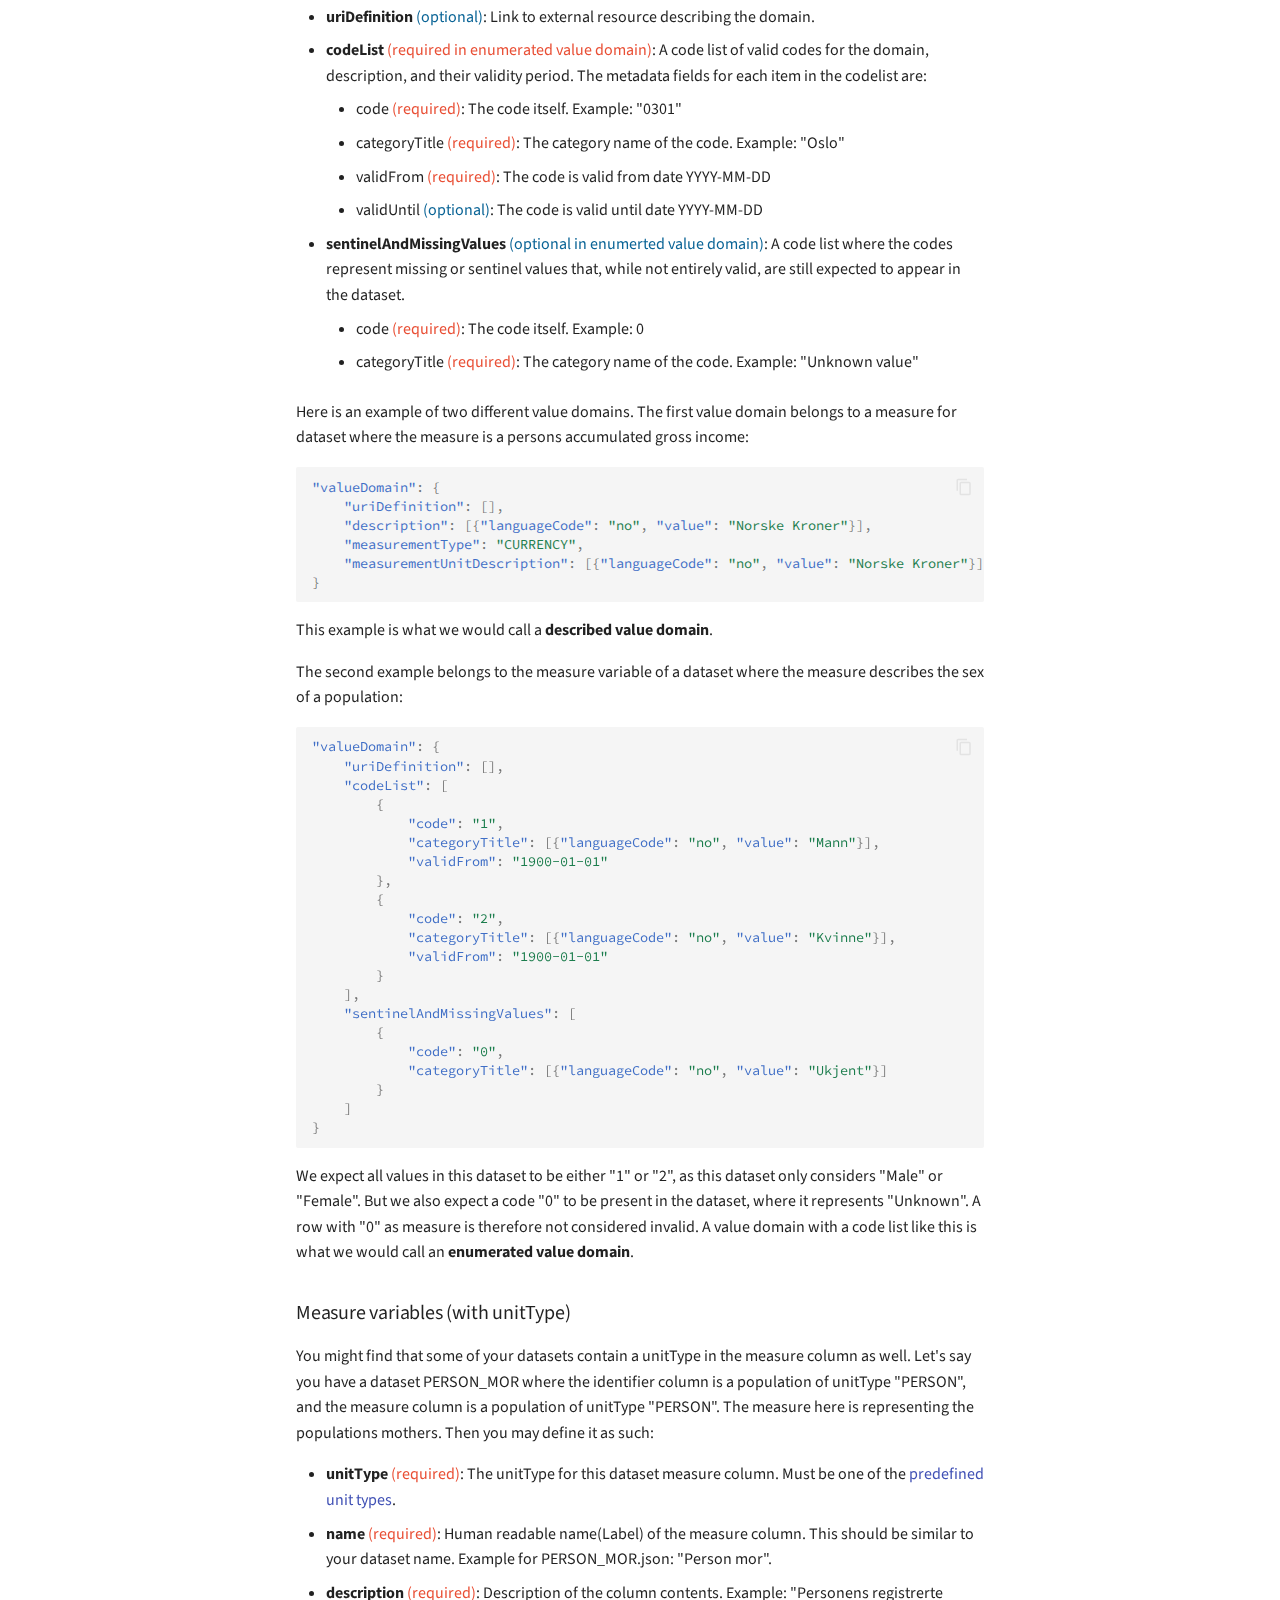
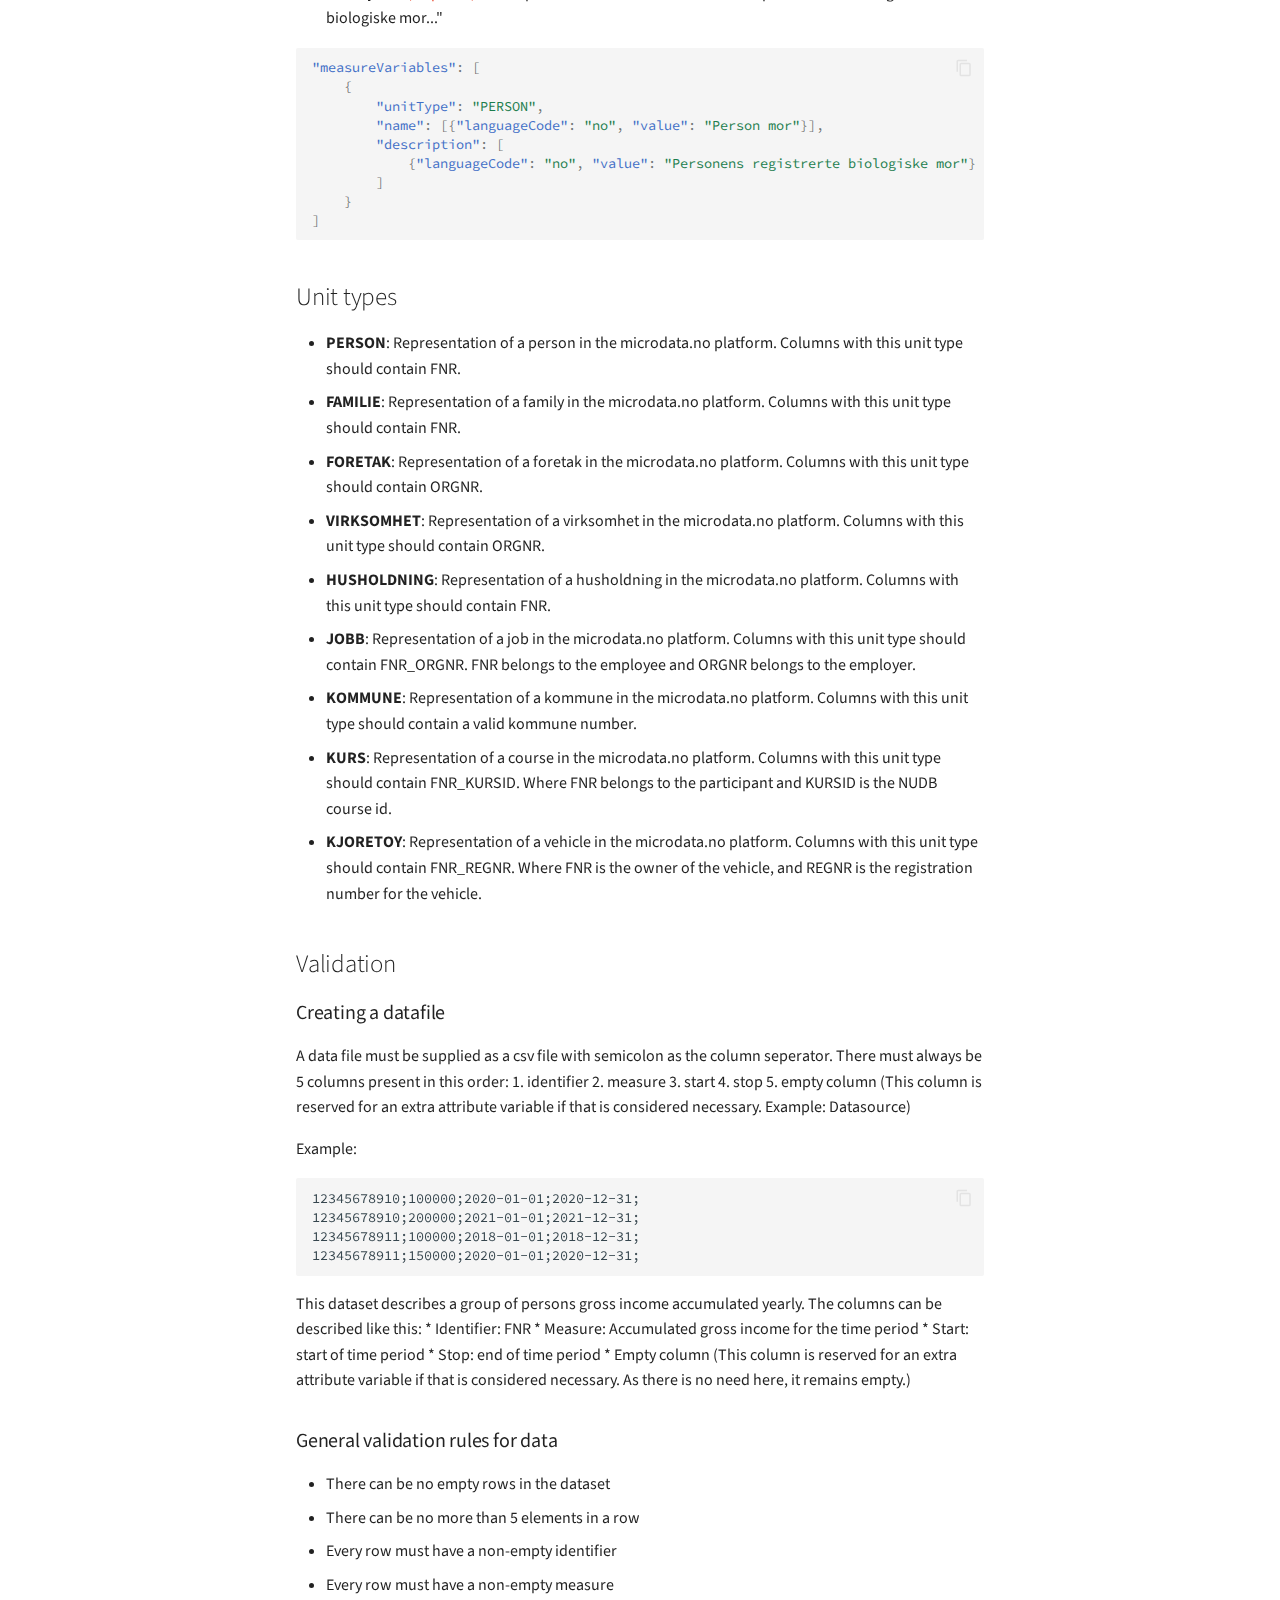
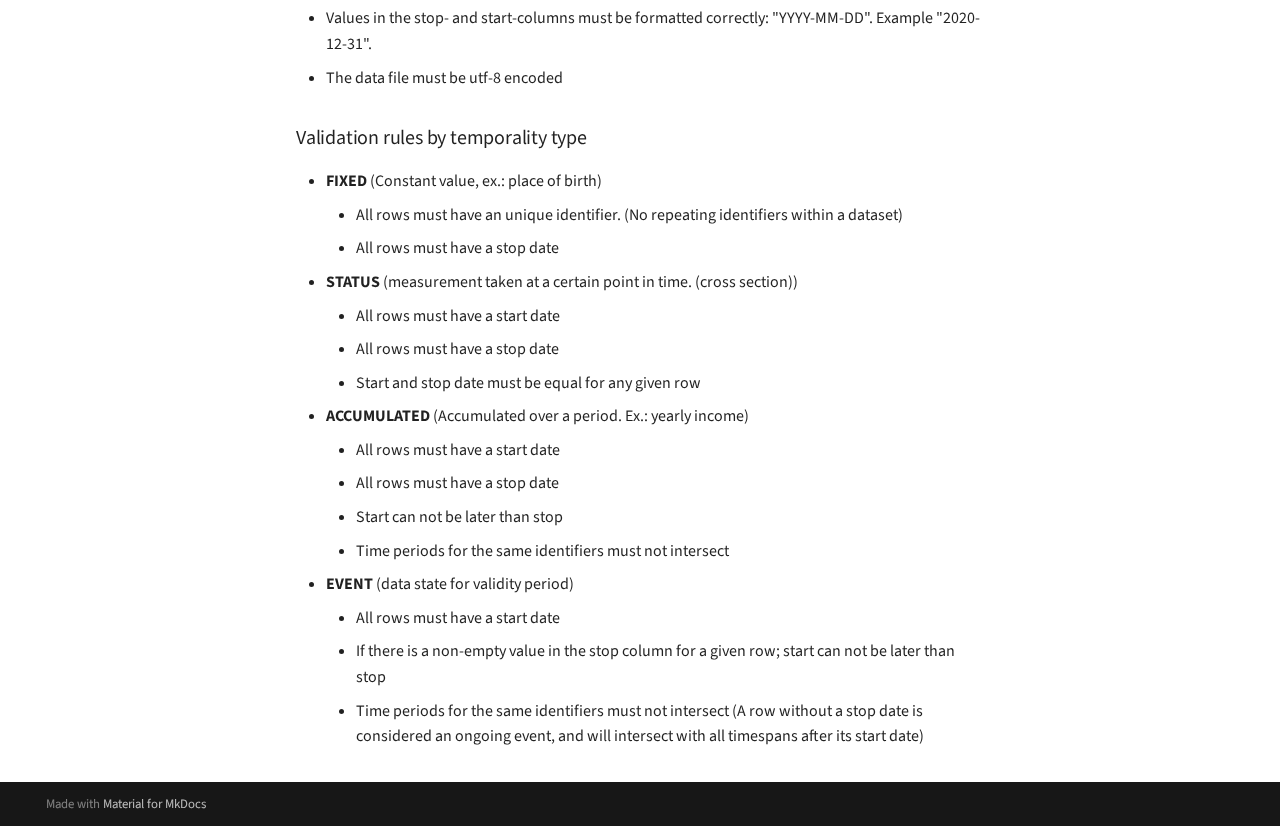
<file: metadata-model/index.html>
<!doctype html>
<html lang="en" class="no-js">
  <head>
    
      <meta charset="utf-8">
      <meta name="viewport" content="width=device-width,initial-scale=1">
      
      
      
        <link rel="canonical" href="https://statisticsnorway.github.io/microdata-tools/metadata-model/">
      
      
        <link rel="prev" href="..">
      
      
        <link rel="next" href="../USAGE/">
      
      
      <link rel="icon" href="../assets/favicon.ico">
      <meta name="generator" content="mkdocs-1.6.1, mkdocs-material-9.6.11">
    
    
      
        <title>The Metadata model - Microdata-tools</title>
      
    
    
      <link rel="stylesheet" href="../assets/stylesheets/main.4af4bdda.min.css">
      
        
        <link rel="stylesheet" href="../assets/stylesheets/palette.06af60db.min.css">
      
      


    
    
      
    
    
      
        
        
        <link rel="preconnect" href="https://fonts.gstatic.com" crossorigin>
        <link rel="stylesheet" href="https://fonts.googleapis.com/css?family=Source+Sans+Pro:300,300i,400,400i,700,700i%7CSource+Code+Pro:400,400i,700,700i&display=fallback">
        <style>:root{--md-text-font:"Source Sans Pro";--md-code-font:"Source Code Pro"}</style>
      
    
    
      <link rel="stylesheet" href="../stylesheets/extra.css">
    
    <script>__md_scope=new URL("..",location),__md_hash=e=>[...e].reduce(((e,_)=>(e<<5)-e+_.charCodeAt(0)),0),__md_get=(e,_=localStorage,t=__md_scope)=>JSON.parse(_.getItem(t.pathname+"."+e)),__md_set=(e,_,t=localStorage,a=__md_scope)=>{try{t.setItem(a.pathname+"."+e,JSON.stringify(_))}catch(e){}}</script>
    
      

    
    
    
  </head>
  
  
    
    
      
    
    
    
    
    <body dir="ltr" data-md-color-scheme="mdata" data-md-color-primary="indigo" data-md-color-accent="indigo">
  
    
    <input class="md-toggle" data-md-toggle="drawer" type="checkbox" id="__drawer" autocomplete="off">
    <input class="md-toggle" data-md-toggle="search" type="checkbox" id="__search" autocomplete="off">
    <label class="md-overlay" for="__drawer"></label>
    <div data-md-component="skip">
      
        
        <a href="#the-metadata-model" class="md-skip">
          Skip to content
        </a>
      
    </div>
    <div data-md-component="announce">
      
    </div>
    
    
      

  

<header class="md-header md-header--shadow" data-md-component="header">
  <nav class="md-header__inner md-grid" aria-label="Header">
    <a href=".." title="Microdata-tools" class="md-header__button md-logo" aria-label="Microdata-tools" data-md-component="logo">
      
  <img src="../assets/microdata.png" alt="logo">

    </a>
    <label class="md-header__button md-icon" for="__drawer">
      
      <svg xmlns="http://www.w3.org/2000/svg" viewBox="0 0 24 24"><path d="M3 6h18v2H3zm0 5h18v2H3zm0 5h18v2H3z"/></svg>
    </label>
    <div class="md-header__title" data-md-component="header-title">
      <div class="md-header__ellipsis">
        <div class="md-header__topic">
          <span class="md-ellipsis">
            Microdata-tools
          </span>
        </div>
        <div class="md-header__topic" data-md-component="header-topic">
          <span class="md-ellipsis">
            
              The Metadata model
            
          </span>
        </div>
      </div>
    </div>
    
      
        <form class="md-header__option" data-md-component="palette">
  
    
    
    
    <input class="md-option" data-md-color-media="" data-md-color-scheme="mdata" data-md-color-primary="indigo" data-md-color-accent="indigo"  aria-label="Switch to dark mode"  type="radio" name="__palette" id="__palette_0">
    
      <label class="md-header__button md-icon" title="Switch to dark mode" for="__palette_1" hidden>
        <svg xmlns="http://www.w3.org/2000/svg" viewBox="0 0 24 24"><path d="m17.75 4.09-2.53 1.94.91 3.06-2.63-1.81-2.63 1.81.91-3.06-2.53-1.94L12.44 4l1.06-3 1.06 3zm3.5 6.91-1.64 1.25.59 1.98-1.7-1.17-1.7 1.17.59-1.98L15.75 11l2.06-.05L18.5 9l.69 1.95zm-2.28 4.95c.83-.08 1.72 1.1 1.19 1.85-.32.45-.66.87-1.08 1.27C15.17 23 8.84 23 4.94 19.07c-3.91-3.9-3.91-10.24 0-14.14.4-.4.82-.76 1.27-1.08.75-.53 1.93.36 1.85 1.19-.27 2.86.69 5.83 2.89 8.02a9.96 9.96 0 0 0 8.02 2.89m-1.64 2.02a12.08 12.08 0 0 1-7.8-3.47c-2.17-2.19-3.33-5-3.49-7.82-2.81 3.14-2.7 7.96.31 10.98 3.02 3.01 7.84 3.12 10.98.31"/></svg>
      </label>
    
  
    
    
    
    <input class="md-option" data-md-color-media="" data-md-color-scheme="slate" data-md-color-primary="indigo" data-md-color-accent="indigo"  aria-label="Switch to light mode"  type="radio" name="__palette" id="__palette_1">
    
      <label class="md-header__button md-icon" title="Switch to light mode" for="__palette_0" hidden>
        <svg xmlns="http://www.w3.org/2000/svg" viewBox="0 0 24 24"><path d="M12 7a5 5 0 0 1 5 5 5 5 0 0 1-5 5 5 5 0 0 1-5-5 5 5 0 0 1 5-5m0 2a3 3 0 0 0-3 3 3 3 0 0 0 3 3 3 3 0 0 0 3-3 3 3 0 0 0-3-3m0-7 2.39 3.42C13.65 5.15 12.84 5 12 5s-1.65.15-2.39.42zM3.34 7l4.16-.35A7.2 7.2 0 0 0 5.94 8.5c-.44.74-.69 1.5-.83 2.29zm.02 10 1.76-3.77a7.131 7.131 0 0 0 2.38 4.14zM20.65 7l-1.77 3.79a7.02 7.02 0 0 0-2.38-4.15zm-.01 10-4.14.36c.59-.51 1.12-1.14 1.54-1.86.42-.73.69-1.5.83-2.29zM12 22l-2.41-3.44c.74.27 1.55.44 2.41.44.82 0 1.63-.17 2.37-.44z"/></svg>
      </label>
    
  
</form>
      
    
    
      <script>var palette=__md_get("__palette");if(palette&&palette.color){if("(prefers-color-scheme)"===palette.color.media){var media=matchMedia("(prefers-color-scheme: light)"),input=document.querySelector(media.matches?"[data-md-color-media='(prefers-color-scheme: light)']":"[data-md-color-media='(prefers-color-scheme: dark)']");palette.color.media=input.getAttribute("data-md-color-media"),palette.color.scheme=input.getAttribute("data-md-color-scheme"),palette.color.primary=input.getAttribute("data-md-color-primary"),palette.color.accent=input.getAttribute("data-md-color-accent")}for(var[key,value]of Object.entries(palette.color))document.body.setAttribute("data-md-color-"+key,value)}</script>
    
    
    
      
      
        <label class="md-header__button md-icon" for="__search">
          
          <svg xmlns="http://www.w3.org/2000/svg" viewBox="0 0 24 24"><path d="M9.5 3A6.5 6.5 0 0 1 16 9.5c0 1.61-.59 3.09-1.56 4.23l.27.27h.79l5 5-1.5 1.5-5-5v-.79l-.27-.27A6.52 6.52 0 0 1 9.5 16 6.5 6.5 0 0 1 3 9.5 6.5 6.5 0 0 1 9.5 3m0 2C7 5 5 7 5 9.5S7 14 9.5 14 14 12 14 9.5 12 5 9.5 5"/></svg>
        </label>
        <div class="md-search" data-md-component="search" role="dialog">
  <label class="md-search__overlay" for="__search"></label>
  <div class="md-search__inner" role="search">
    <form class="md-search__form" name="search">
      <input type="text" class="md-search__input" name="query" aria-label="Search" placeholder="Search" autocapitalize="off" autocorrect="off" autocomplete="off" spellcheck="false" data-md-component="search-query" required>
      <label class="md-search__icon md-icon" for="__search">
        
        <svg xmlns="http://www.w3.org/2000/svg" viewBox="0 0 24 24"><path d="M9.5 3A6.5 6.5 0 0 1 16 9.5c0 1.61-.59 3.09-1.56 4.23l.27.27h.79l5 5-1.5 1.5-5-5v-.79l-.27-.27A6.52 6.52 0 0 1 9.5 16 6.5 6.5 0 0 1 3 9.5 6.5 6.5 0 0 1 9.5 3m0 2C7 5 5 7 5 9.5S7 14 9.5 14 14 12 14 9.5 12 5 9.5 5"/></svg>
        
        <svg xmlns="http://www.w3.org/2000/svg" viewBox="0 0 24 24"><path d="M20 11v2H8l5.5 5.5-1.42 1.42L4.16 12l7.92-7.92L13.5 5.5 8 11z"/></svg>
      </label>
      <nav class="md-search__options" aria-label="Search">
        
        <button type="reset" class="md-search__icon md-icon" title="Clear" aria-label="Clear" tabindex="-1">
          
          <svg xmlns="http://www.w3.org/2000/svg" viewBox="0 0 24 24"><path d="M19 6.41 17.59 5 12 10.59 6.41 5 5 6.41 10.59 12 5 17.59 6.41 19 12 13.41 17.59 19 19 17.59 13.41 12z"/></svg>
        </button>
      </nav>
      
    </form>
    <div class="md-search__output">
      <div class="md-search__scrollwrap" tabindex="0" data-md-scrollfix>
        <div class="md-search-result" data-md-component="search-result">
          <div class="md-search-result__meta">
            Initializing search
          </div>
          <ol class="md-search-result__list" role="presentation"></ol>
        </div>
      </div>
    </div>
  </div>
</div>
      
    
    
      <div class="md-header__source">
        <a href="https://github.com/statisticsnorway/microdata-tools" title="Go to repository" class="md-source" data-md-component="source">
  <div class="md-source__icon md-icon">
    
    <svg xmlns="http://www.w3.org/2000/svg" viewBox="0 0 448 512"><!--! Font Awesome Free 6.7.2 by @fontawesome - https://fontawesome.com License - https://fontawesome.com/license/free (Icons: CC BY 4.0, Fonts: SIL OFL 1.1, Code: MIT License) Copyright 2024 Fonticons, Inc.--><path d="M439.55 236.05 244 40.45a28.87 28.87 0 0 0-40.81 0l-40.66 40.63 51.52 51.52c27.06-9.14 52.68 16.77 43.39 43.68l49.66 49.66c34.23-11.8 61.18 31 35.47 56.69-26.49 26.49-70.21-2.87-56-37.34L240.22 199v121.85c25.3 12.54 22.26 41.85 9.08 55a34.34 34.34 0 0 1-48.55 0c-17.57-17.6-11.07-46.91 11.25-56v-123c-20.8-8.51-24.6-30.74-18.64-45L142.57 101 8.45 235.14a28.86 28.86 0 0 0 0 40.81l195.61 195.6a28.86 28.86 0 0 0 40.8 0l194.69-194.69a28.86 28.86 0 0 0 0-40.81"/></svg>
  </div>
  <div class="md-source__repository">
    GitHub
  </div>
</a>
      </div>
    
  </nav>
  
</header>
    
    <div class="md-container" data-md-component="container">
      
      
        
          
        
      
      <main class="md-main" data-md-component="main">
        <div class="md-main__inner md-grid">
          
            
              
              <div class="md-sidebar md-sidebar--primary" data-md-component="sidebar" data-md-type="navigation" >
                <div class="md-sidebar__scrollwrap">
                  <div class="md-sidebar__inner">
                    



<nav class="md-nav md-nav--primary" aria-label="Navigation" data-md-level="0">
  <label class="md-nav__title" for="__drawer">
    <a href=".." title="Microdata-tools" class="md-nav__button md-logo" aria-label="Microdata-tools" data-md-component="logo">
      
  <img src="../assets/microdata.png" alt="logo">

    </a>
    Microdata-tools
  </label>
  
    <div class="md-nav__source">
      <a href="https://github.com/statisticsnorway/microdata-tools" title="Go to repository" class="md-source" data-md-component="source">
  <div class="md-source__icon md-icon">
    
    <svg xmlns="http://www.w3.org/2000/svg" viewBox="0 0 448 512"><!--! Font Awesome Free 6.7.2 by @fontawesome - https://fontawesome.com License - https://fontawesome.com/license/free (Icons: CC BY 4.0, Fonts: SIL OFL 1.1, Code: MIT License) Copyright 2024 Fonticons, Inc.--><path d="M439.55 236.05 244 40.45a28.87 28.87 0 0 0-40.81 0l-40.66 40.63 51.52 51.52c27.06-9.14 52.68 16.77 43.39 43.68l49.66 49.66c34.23-11.8 61.18 31 35.47 56.69-26.49 26.49-70.21-2.87-56-37.34L240.22 199v121.85c25.3 12.54 22.26 41.85 9.08 55a34.34 34.34 0 0 1-48.55 0c-17.57-17.6-11.07-46.91 11.25-56v-123c-20.8-8.51-24.6-30.74-18.64-45L142.57 101 8.45 235.14a28.86 28.86 0 0 0 0 40.81l195.61 195.6a28.86 28.86 0 0 0 40.8 0l194.69-194.69a28.86 28.86 0 0 0 0-40.81"/></svg>
  </div>
  <div class="md-source__repository">
    GitHub
  </div>
</a>
    </div>
  
  <ul class="md-nav__list" data-md-scrollfix>
    
      
      
  
  
  
  
    <li class="md-nav__item">
      <a href=".." class="md-nav__link">
        
  
  
  <span class="md-ellipsis">
    Getting Started
    
  </span>
  

      </a>
    </li>
  

    
      
      
  
  
    
  
  
  
    <li class="md-nav__item md-nav__item--active">
      
      <input class="md-nav__toggle md-toggle" type="checkbox" id="__toc">
      
      
        
      
      
        <label class="md-nav__link md-nav__link--active" for="__toc">
          
  
  
  <span class="md-ellipsis">
    The Metadata model
    
  </span>
  

          <span class="md-nav__icon md-icon"></span>
        </label>
      
      <a href="./" class="md-nav__link md-nav__link--active">
        
  
  
  <span class="md-ellipsis">
    The Metadata model
    
  </span>
  

      </a>
      
        

<nav class="md-nav md-nav--secondary" aria-label="Table of contents">
  
  
  
    
  
  
    <label class="md-nav__title" for="__toc">
      <span class="md-nav__icon md-icon"></span>
      Table of contents
    </label>
    <ul class="md-nav__list" data-md-component="toc" data-md-scrollfix>
      
        <li class="md-nav__item">
  <a href="#root-level-fields" class="md-nav__link">
    <span class="md-ellipsis">
      Root level fields
    </span>
  </a>
  
</li>
      
        <li class="md-nav__item">
  <a href="#datarevision" class="md-nav__link">
    <span class="md-ellipsis">
      Datarevision
    </span>
  </a>
  
</li>
      
        <li class="md-nav__item">
  <a href="#identifier-variables" class="md-nav__link">
    <span class="md-ellipsis">
      Identifier variables
    </span>
  </a>
  
</li>
      
        <li class="md-nav__item">
  <a href="#measure-variables" class="md-nav__link">
    <span class="md-ellipsis">
      Measure variables
    </span>
  </a>
  
    <nav class="md-nav" aria-label="Measure variables">
      <ul class="md-nav__list">
        
          <li class="md-nav__item">
  <a href="#value-domain" class="md-nav__link">
    <span class="md-ellipsis">
      Value domain
    </span>
  </a>
  
</li>
        
          <li class="md-nav__item">
  <a href="#measure-variables-with-unittype" class="md-nav__link">
    <span class="md-ellipsis">
      Measure variables (with unitType)
    </span>
  </a>
  
</li>
        
      </ul>
    </nav>
  
</li>
      
        <li class="md-nav__item">
  <a href="#unit-types" class="md-nav__link">
    <span class="md-ellipsis">
      Unit types
    </span>
  </a>
  
</li>
      
        <li class="md-nav__item">
  <a href="#validation" class="md-nav__link">
    <span class="md-ellipsis">
      Validation
    </span>
  </a>
  
    <nav class="md-nav" aria-label="Validation">
      <ul class="md-nav__list">
        
          <li class="md-nav__item">
  <a href="#creating-a-datafile" class="md-nav__link">
    <span class="md-ellipsis">
      Creating a datafile
    </span>
  </a>
  
</li>
        
          <li class="md-nav__item">
  <a href="#general-validation-rules-for-data" class="md-nav__link">
    <span class="md-ellipsis">
      General validation rules for data
    </span>
  </a>
  
</li>
        
          <li class="md-nav__item">
  <a href="#validation-rules-by-temporality-type" class="md-nav__link">
    <span class="md-ellipsis">
      Validation rules by temporality type
    </span>
  </a>
  
</li>
        
      </ul>
    </nav>
  
</li>
      
    </ul>
  
</nav>
      
    </li>
  

    
      
      
  
  
  
  
    <li class="md-nav__item">
      <a href="../USAGE/" class="md-nav__link">
        
  
  
  <span class="md-ellipsis">
    Usage
    
  </span>
  

      </a>
    </li>
  

    
      
      
  
  
  
  
    
    
    
    
    
    <li class="md-nav__item md-nav__item--nested">
      
        
        
        <input class="md-nav__toggle md-toggle " type="checkbox" id="__nav_4" >
        
          
          <label class="md-nav__link" for="__nav_4" id="__nav_4_label" tabindex="0">
            
  
  
  <span class="md-ellipsis">
    Report an Issue
    
  </span>
  

            <span class="md-nav__icon md-icon"></span>
          </label>
        
        <nav class="md-nav" data-md-level="1" aria-labelledby="__nav_4_label" aria-expanded="false">
          <label class="md-nav__title" for="__nav_4">
            <span class="md-nav__icon md-icon"></span>
            Report an Issue
          </label>
          <ul class="md-nav__list" data-md-scrollfix>
            
              
                
  
  
  
  
    <li class="md-nav__item">
      <a href="../issue_templates/issue_template_en/" class="md-nav__link">
        
  
  
  <span class="md-ellipsis">
    Issue template EN
    
  </span>
  

      </a>
    </li>
  

              
            
              
                
  
  
  
  
    <li class="md-nav__item">
      <a href="../issue_templates/issue_template_no/" class="md-nav__link">
        
  
  
  <span class="md-ellipsis">
    Issue template NO
    
  </span>
  

      </a>
    </li>
  

              
            
          </ul>
        </nav>
      
    </li>
  

    
      
      
  
  
  
  
    <li class="md-nav__item">
      <a href="https://github.com/statisticsnorway/microdata-tools/releases" class="md-nav__link">
        
  
  
  <span class="md-ellipsis">
    Releases
    
  </span>
  

      </a>
    </li>
  

    
  </ul>
</nav>
                  </div>
                </div>
              </div>
            
            
              
              <div class="md-sidebar md-sidebar--secondary" data-md-component="sidebar" data-md-type="toc" >
                <div class="md-sidebar__scrollwrap">
                  <div class="md-sidebar__inner">
                    

<nav class="md-nav md-nav--secondary" aria-label="Table of contents">
  
  
  
    
  
  
    <label class="md-nav__title" for="__toc">
      <span class="md-nav__icon md-icon"></span>
      Table of contents
    </label>
    <ul class="md-nav__list" data-md-component="toc" data-md-scrollfix>
      
        <li class="md-nav__item">
  <a href="#root-level-fields" class="md-nav__link">
    <span class="md-ellipsis">
      Root level fields
    </span>
  </a>
  
</li>
      
        <li class="md-nav__item">
  <a href="#datarevision" class="md-nav__link">
    <span class="md-ellipsis">
      Datarevision
    </span>
  </a>
  
</li>
      
        <li class="md-nav__item">
  <a href="#identifier-variables" class="md-nav__link">
    <span class="md-ellipsis">
      Identifier variables
    </span>
  </a>
  
</li>
      
        <li class="md-nav__item">
  <a href="#measure-variables" class="md-nav__link">
    <span class="md-ellipsis">
      Measure variables
    </span>
  </a>
  
    <nav class="md-nav" aria-label="Measure variables">
      <ul class="md-nav__list">
        
          <li class="md-nav__item">
  <a href="#value-domain" class="md-nav__link">
    <span class="md-ellipsis">
      Value domain
    </span>
  </a>
  
</li>
        
          <li class="md-nav__item">
  <a href="#measure-variables-with-unittype" class="md-nav__link">
    <span class="md-ellipsis">
      Measure variables (with unitType)
    </span>
  </a>
  
</li>
        
      </ul>
    </nav>
  
</li>
      
        <li class="md-nav__item">
  <a href="#unit-types" class="md-nav__link">
    <span class="md-ellipsis">
      Unit types
    </span>
  </a>
  
</li>
      
        <li class="md-nav__item">
  <a href="#validation" class="md-nav__link">
    <span class="md-ellipsis">
      Validation
    </span>
  </a>
  
    <nav class="md-nav" aria-label="Validation">
      <ul class="md-nav__list">
        
          <li class="md-nav__item">
  <a href="#creating-a-datafile" class="md-nav__link">
    <span class="md-ellipsis">
      Creating a datafile
    </span>
  </a>
  
</li>
        
          <li class="md-nav__item">
  <a href="#general-validation-rules-for-data" class="md-nav__link">
    <span class="md-ellipsis">
      General validation rules for data
    </span>
  </a>
  
</li>
        
          <li class="md-nav__item">
  <a href="#validation-rules-by-temporality-type" class="md-nav__link">
    <span class="md-ellipsis">
      Validation rules by temporality type
    </span>
  </a>
  
</li>
        
      </ul>
    </nav>
  
</li>
      
    </ul>
  
</nav>
                  </div>
                </div>
              </div>
            
          
          
            <div class="md-content" data-md-component="content">
              <article class="md-content__inner md-typeset">
                
                  


  
  


<h1 id="the-metadata-model">THE METADATA MODEL</h1>
<hr />
<p>In addition to the examples of metadata json files present in this repository, this document briefly describes the fields in the metadata model.</p>
<h2 id="root-level-fields">Root level fields</h2>
<p>These fields describe the dataset as a whole.</p>
<p><strong>temporalityType</strong> <span class ="mdata-red-text">(required)</span>: The temporality type of the dataset. Must be <em>one</em> of:  </p>
<p><div class="language-json highlight"><pre><span></span><code><span id="__span-0-1"><a id="__codelineno-0-1" name="__codelineno-0-1" href="#__codelineno-0-1"></a><span class="nt">&quot;temporalityType&quot;</span><span class="p">:</span><span class="w"> </span><span class="s2">&quot;FIXED&quot;</span><span class="w"> </span><span class="err">|</span><span class="w"> </span><span class="s2">&quot;ACCUMULATED&quot;</span><span class="w"> </span><span class="err">|</span><span class="w"> </span><span class="s2">&quot;STATUS&quot;</span><span class="w"> </span><span class="err">|</span><span class="w"> </span><span class="s2">&quot;EVENT&quot;</span><span class="p">,</span>
</span></code></pre></div>
<strong>sensitivityLevel</strong> <span class ="mdata-red-text">(required)</span>: The sensitivity of the data in the dataset. Must be <em>one</em> of:</p>
<div class="language-json highlight"><pre><span></span><code><span id="__span-1-1"><a id="__codelineno-1-1" name="__codelineno-1-1" href="#__codelineno-1-1"></a><span class="nt">&quot;sensitivityLevel&quot;</span><span class="p">:</span><span class="w"> </span><span class="s2">&quot;PERSON_GENERAL&quot;</span><span class="w"> </span><span class="err">|</span><span class="w"> </span><span class="s2">&quot;PERSON_SPECIAL&quot;</span><span class="w"> </span><span class="err">|</span><span class="w"> </span><span class="s2">&quot;PUBLIC&quot;</span><span class="w"> </span><span class="err">|</span><span class="w"> </span><span class="s2">&quot;NONPUBLIC&quot;</span><span class="p">,</span>
</span></code></pre></div>
<ul>
<li>PERSON_GENERAL: General personal data, this category applies to information that is generally handled without further notification and is not especially sensitive. Email address is an example.</li>
<li>PERSON_SPECIAL: Special category of personal data, this is a category of data that is more sensitive. Health information is an example.</li>
<li>PUBLIC: Data that is publicly available</li>
<li>NONPUBLIC: Data that is not publicly available</li>
</ul>
<p><strong>populationDescription</strong><span class ="mdata-red-text"> (required)</span>: Description of the dataset's population.
<div class="language-json highlight"><pre><span></span><code><span id="__span-2-1"><a id="__codelineno-2-1" name="__codelineno-2-1" href="#__codelineno-2-1"></a><span class="nt">&quot;populationDescription&quot;</span><span class="p">:</span><span class="w"> </span><span class="p">[</span>
</span><span id="__span-2-2"><a id="__codelineno-2-2" name="__codelineno-2-2" href="#__codelineno-2-2"></a><span class="w">    </span><span class="p">{</span>
</span><span id="__span-2-3"><a id="__codelineno-2-3" name="__codelineno-2-3" href="#__codelineno-2-3"></a><span class="w">        </span><span class="nt">&quot;languageCode&quot;</span><span class="p">:</span><span class="w"> </span><span class="s2">&quot;no&quot;</span><span class="p">,</span>
</span><span id="__span-2-4"><a id="__codelineno-2-4" name="__codelineno-2-4" href="#__codelineno-2-4"></a><span class="w">        </span><span class="nt">&quot;value&quot;</span><span class="p">:</span><span class="w"> </span><span class="s2">&quot;Alle personer registrert bosatt i Norge&quot;</span>
</span><span id="__span-2-5"><a id="__codelineno-2-5" name="__codelineno-2-5" href="#__codelineno-2-5"></a><span class="w">    </span><span class="p">}</span>
</span><span id="__span-2-6"><a id="__codelineno-2-6" name="__codelineno-2-6" href="#__codelineno-2-6"></a><span class="p">],</span>
</span></code></pre></div></p>
<p><strong>spatialCoverageDescription</strong><span class ="mdata-blue-2-text"> (optional)</span>: The geographic area relevant to the data.
<div class="language-json highlight"><pre><span></span><code><span id="__span-3-1"><a id="__codelineno-3-1" name="__codelineno-3-1" href="#__codelineno-3-1"></a><span class="nt">&quot;spatialCoverageDescription&quot;</span><span class="p">:</span><span class="w"> </span><span class="p">[{</span><span class="nt">&quot;languageCode&quot;</span><span class="p">:</span><span class="w"> </span><span class="s2">&quot;no&quot;</span><span class="p">,</span><span class="w"> </span><span class="nt">&quot;value&quot;</span><span class="p">:</span><span class="w"> </span><span class="s2">&quot;Norge&quot;</span><span class="p">}],</span>
</span></code></pre></div></p>
<p><strong>subjectFields</strong><span class ="mdata-red-text"> (required)</span>: Tag(s).
<div class="language-json highlight"><pre><span></span><code><span id="__span-4-1"><a id="__codelineno-4-1" name="__codelineno-4-1" href="#__codelineno-4-1"></a><span class="nt">&quot;subjectFields&quot;</span><span class="p">:</span><span class="w"> </span><span class="p">[</span>
</span><span id="__span-4-2"><a id="__codelineno-4-2" name="__codelineno-4-2" href="#__codelineno-4-2"></a><span class="w">    </span><span class="p">[{</span><span class="nt">&quot;languageCode&quot;</span><span class="p">:</span><span class="w"> </span><span class="s2">&quot;no&quot;</span><span class="p">,</span><span class="w"> </span><span class="nt">&quot;value&quot;</span><span class="p">:</span><span class="w"> </span><span class="s2">&quot;BEFOLKNING&quot;</span><span class="p">}],</span>
</span><span id="__span-4-3"><a id="__codelineno-4-3" name="__codelineno-4-3" href="#__codelineno-4-3"></a><span class="w">    </span><span class="p">[{</span><span class="nt">&quot;languageCode&quot;</span><span class="p">:</span><span class="w"> </span><span class="s2">&quot;no&quot;</span><span class="p">,</span><span class="w"> </span><span class="nt">&quot;value&quot;</span><span class="p">:</span><span class="w"> </span><span class="s2">&quot;SAMFUNN&quot;</span><span class="p">}]</span>
</span><span id="__span-4-4"><a id="__codelineno-4-4" name="__codelineno-4-4" href="#__codelineno-4-4"></a><span class="p">],</span>
</span></code></pre></div></p>
<h2 id="datarevision">Datarevision</h2>
<p>These fields describe the current version of the dataset.</p>
<ul>
<li><strong>description</strong> <span class ="mdata-red-text">(required)</span>: Description of this version of the dataset.  </li>
<li><strong>temporalEnd</strong><span class ="mdata-blue-2-text"> (optional)</span>: Description of why this dataset will not be updated anymore. Successor datasets can be optionally specified. </li>
</ul>
<div class="language-json highlight"><pre><span></span><code><span id="__span-5-1"><a id="__codelineno-5-1" name="__codelineno-5-1" href="#__codelineno-5-1"></a><span class="nt">&quot;dataRevision&quot;</span><span class="p">:</span><span class="w"> </span><span class="p">{</span>
</span><span id="__span-5-2"><a id="__codelineno-5-2" name="__codelineno-5-2" href="#__codelineno-5-2"></a><span class="w">    </span><span class="nt">&quot;description&quot;</span><span class="p">:</span><span class="w"> </span><span class="p">[{</span><span class="nt">&quot;languageCode&quot;</span><span class="p">:</span><span class="w"> </span><span class="s2">&quot;no&quot;</span><span class="p">,</span><span class="w"> </span><span class="nt">&quot;value&quot;</span><span class="p">:</span><span class="w"> </span><span class="s2">&quot;Nye årganger.&quot;</span><span class="p">}],</span>
</span><span id="__span-5-3"><a id="__codelineno-5-3" name="__codelineno-5-3" href="#__codelineno-5-3"></a><span class="w">    </span><span class="nt">&quot;temporalEnd&quot;</span><span class="p">:</span><span class="w"> </span><span class="p">{</span>
</span><span id="__span-5-4"><a id="__codelineno-5-4" name="__codelineno-5-4" href="#__codelineno-5-4"></a><span class="w">        </span><span class="nt">&quot;description&quot;</span><span class="p">:</span><span class="w"> </span><span class="p">[</span>
</span><span id="__span-5-5"><a id="__codelineno-5-5" name="__codelineno-5-5" href="#__codelineno-5-5"></a><span class="w">            </span><span class="p">{</span>
</span><span id="__span-5-6"><a id="__codelineno-5-6" name="__codelineno-5-6" href="#__codelineno-5-6"></a><span class="w">                </span><span class="nt">&quot;languageCode&quot;</span><span class="p">:</span><span class="w"> </span><span class="s2">&quot;no&quot;</span><span class="p">,</span>
</span><span id="__span-5-7"><a id="__codelineno-5-7" name="__codelineno-5-7" href="#__codelineno-5-7"></a><span class="w">                </span><span class="nt">&quot;value&quot;</span><span class="p">:</span><span class="w"> </span><span class="s2">&quot;Videre oppdateringer utgår pga...&quot;</span>
</span><span id="__span-5-8"><a id="__codelineno-5-8" name="__codelineno-5-8" href="#__codelineno-5-8"></a><span class="w">            </span><span class="p">}</span>
</span><span id="__span-5-9"><a id="__codelineno-5-9" name="__codelineno-5-9" href="#__codelineno-5-9"></a><span class="w">        </span><span class="p">],</span>
</span><span id="__span-5-10"><a id="__codelineno-5-10" name="__codelineno-5-10" href="#__codelineno-5-10"></a><span class="w">        </span><span class="nt">&quot;successors&quot;</span><span class="p">:</span><span class="w"> </span><span class="s2">&quot;Navn på erstatter&quot;</span><span class="p">,</span>
</span><span id="__span-5-11"><a id="__codelineno-5-11" name="__codelineno-5-11" href="#__codelineno-5-11"></a><span class="w">    </span><span class="p">}</span>
</span><span id="__span-5-12"><a id="__codelineno-5-12" name="__codelineno-5-12" href="#__codelineno-5-12"></a><span class="p">},</span>
</span></code></pre></div>
<h2 id="identifier-variables">Identifier variables</h2>
<p>Description of the indentifier column of the dataset. It is represented as a list in the metadata model, but currently only one identifier is allowed per dataset. The identifiers are always based on a unit. A unit is centrally defined to make joining datasets across datastores easy.</p>
<ul>
<li><strong>unitType</strong><span class ="mdata-red-text"> (required)</span>: The unitType for this dataset identifier column. Must be <em>one</em> of: </li>
</ul>
<div class="language-json highlight"><pre><span></span><code><span id="__span-6-1"><a id="__codelineno-6-1" name="__codelineno-6-1" href="#__codelineno-6-1"></a><span class="nt">&quot;identifierVariables&quot;</span><span class="p">:</span><span class="w"> </span><span class="p">[</span>
</span><span id="__span-6-2"><a id="__codelineno-6-2" name="__codelineno-6-2" href="#__codelineno-6-2"></a><span class="w">    </span><span class="p">{</span>
</span><span id="__span-6-3"><a id="__codelineno-6-3" name="__codelineno-6-3" href="#__codelineno-6-3"></a><span class="w">        </span><span class="nt">&quot;unitType&quot;</span><span class="p">:</span><span class="w"> </span><span class="s2">&quot;FAMILIE&quot;</span><span class="w"> </span><span class="err">|</span><span class="w"> </span><span class="s2">&quot;FORETAK&quot;</span><span class="w"> </span><span class="err">|</span><span class="w"> </span><span class="s2">&quot;HUSHOLDNING&quot;</span><span class="w"> </span><span class="err">|</span><span class="w"> </span><span class="s2">&quot;JOBB&quot;</span><span class="w"> </span><span class="err">|</span>
</span><span id="__span-6-4"><a id="__codelineno-6-4" name="__codelineno-6-4" href="#__codelineno-6-4"></a><span class="w">                    </span><span class="s2">&quot;KJORETOY&quot;</span><span class="w"> </span><span class="err">|</span><span class="w"> </span><span class="s2">&quot;KOMMUNE&quot;</span><span class="w"> </span><span class="err">|</span><span class="w"> </span><span class="s2">&quot;KURS&quot;</span><span class="w"> </span><span class="err">|</span><span class="w"> </span><span class="s2">&quot;PERSON&quot;</span><span class="w"> </span><span class="err">|</span><span class="w"> </span><span class="s2">&quot;VIRKSOMHET&quot;</span>
</span><span id="__span-6-5"><a id="__codelineno-6-5" name="__codelineno-6-5" href="#__codelineno-6-5"></a><span class="w">    </span><span class="p">}</span>
</span><span id="__span-6-6"><a id="__codelineno-6-6" name="__codelineno-6-6" href="#__codelineno-6-6"></a><span class="p">],</span>
</span></code></pre></div>
<h2 id="measure-variables">Measure variables</h2>
<p>Description of the measure column of the dataset. It is represented as a list in the metadata model, but currently only one measure is allowed per dataset.</p>
<p>If the measure column in your dataset is in fact a unit type (PERSON (FNR), VIRKSOMHET (ORGNR) etc.), the metadatamodel for the measure variable is different than described below. You should skip to the section <a href="#measure-variables-with-unittype">Measure variables (with unitType)</a>. </p>
<ul>
<li><strong>name</strong><span class ="mdata-red-text"> (required)</span>: Human readable name(Label) of the measure column. This should be similar to your dataset name. Example for PERSON_INNTEKT.json: "Person inntekt".</li>
<li><strong>description</strong><span class ="mdata-red-text"> (required)</span>: Description of the column contents. Example: "Skattepliktig og skattefritt utbytte i... "</li>
<li><strong>dataType</strong> <span class ="mdata-red-text"> (required)</span>: DataType for the values in the column. One of: ["STRING", "LONG", "DOUBLE", "DATE"]</li>
<li><strong>format</strong> <span class ="mdata-blue-2-text"> (optional)</span>: More detailed description of the values. For example if dataType for the measure is DATE, you can specify YYYYMM, YYYYMMDD etc.</li>
<li><strong>uriDefinition</strong> <span class ="mdata-blue-2-text"> (optional)</span>: Link to external resource describing the measure.</li>
<li><strong>valueDomain</strong><span class ="mdata-red-text"> (required)</span>: See definition below.</li>
</ul>
<div class="language-json highlight"><pre><span></span><code><span id="__span-7-1"><a id="__codelineno-7-1" name="__codelineno-7-1" href="#__codelineno-7-1"></a><span class="nt">&quot;measureVariables&quot;</span><span class="p">:</span><span class="w"> </span><span class="p">[</span>
</span><span id="__span-7-2"><a id="__codelineno-7-2" name="__codelineno-7-2" href="#__codelineno-7-2"></a><span class="w">    </span><span class="p">{</span>
</span><span id="__span-7-3"><a id="__codelineno-7-3" name="__codelineno-7-3" href="#__codelineno-7-3"></a><span class="w">        </span><span class="nt">&quot;name&quot;</span><span class="p">:</span><span class="w"> </span><span class="p">[{</span><span class="nt">&quot;languageCode&quot;</span><span class="p">:</span><span class="w"> </span><span class="s2">&quot;no&quot;</span><span class="p">,</span><span class="w"> </span><span class="nt">&quot;value&quot;</span><span class="p">:</span><span class="w"> </span><span class="s2">&quot;Person inntekt&quot;</span><span class="p">}],</span>
</span><span id="__span-7-4"><a id="__codelineno-7-4" name="__codelineno-7-4" href="#__codelineno-7-4"></a><span class="w">        </span><span class="nt">&quot;description&quot;</span><span class="p">:</span><span class="w"> </span><span class="p">[</span>
</span><span id="__span-7-5"><a id="__codelineno-7-5" name="__codelineno-7-5" href="#__codelineno-7-5"></a><span class="w">            </span><span class="p">{</span>
</span><span id="__span-7-6"><a id="__codelineno-7-6" name="__codelineno-7-6" href="#__codelineno-7-6"></a><span class="w">                </span><span class="nt">&quot;languageCode&quot;</span><span class="p">:</span><span class="w"> </span><span class="s2">&quot;no&quot;</span><span class="p">,</span>
</span><span id="__span-7-7"><a id="__codelineno-7-7" name="__codelineno-7-7" href="#__codelineno-7-7"></a><span class="w">                </span><span class="nt">&quot;value&quot;</span><span class="p">:</span><span class="w"> </span><span class="s2">&quot;Personens rapporterte inntekt&quot;</span>
</span><span id="__span-7-8"><a id="__codelineno-7-8" name="__codelineno-7-8" href="#__codelineno-7-8"></a><span class="w">            </span><span class="p">}</span>
</span><span id="__span-7-9"><a id="__codelineno-7-9" name="__codelineno-7-9" href="#__codelineno-7-9"></a><span class="w">        </span><span class="p">],</span>
</span><span id="__span-7-10"><a id="__codelineno-7-10" name="__codelineno-7-10" href="#__codelineno-7-10"></a><span class="w">        </span><span class="nt">&quot;dataType&quot;</span><span class="p">:</span><span class="w"> </span><span class="s2">&quot;DOUBLE&quot;</span><span class="p">,</span>
</span><span id="__span-7-11"><a id="__codelineno-7-11" name="__codelineno-7-11" href="#__codelineno-7-11"></a><span class="w">        </span><span class="nt">&quot;valueDomain&quot;</span><span class="p">:</span><span class="w"> </span><span class="p">{</span><span class="err">...</span><span class="p">}</span>
</span><span id="__span-7-12"><a id="__codelineno-7-12" name="__codelineno-7-12" href="#__codelineno-7-12"></a><span class="w">    </span><span class="p">}</span>
</span><span id="__span-7-13"><a id="__codelineno-7-13" name="__codelineno-7-13" href="#__codelineno-7-13"></a><span class="p">]</span>
</span></code></pre></div>
<h3 id="value-domain">Value domain</h3>
<p>Describes the Value domain for the relevant variable. Either by codeList (enumerated value domain), or a description of expected values (described value domain).</p>
<ul>
<li><strong>description</strong><span class ="mdata-red-text"> (required in described value domain)</span>: A description of the domain. Example for the variable "BRUTTO_INNTEKT": "Alle positive tall".</li>
<li><strong>measurementUnitDescription</strong><span class ="mdata-red-text"> (required in described value domain)</span>: A description of the unit measured. Example: "Norske Kroner"</li>
<li><strong>measurementType</strong><span class ="mdata-red-text"> (required in described value domain)</span>: A machine readable definisjon of the unit measured. One of: [CURRENCY, WEIGHT, LENGTH, HEIGHT, GEOGRAPHICAL]</li>
<li><strong>uriDefinition</strong> <span class ="mdata-blue-2-text"> (optional)</span>: Link to external resource describing the domain.</li>
<li><strong>codeList</strong><span class ="mdata-red-text"> (required in enumerated value domain)</span>: A code list of valid codes for the domain, description, and their validity period. The metadata fields for each item in the codelist are: <ul>
<li>code <span class ="mdata-red-text"> (required)</span>: The code itself. Example: "0301"</li>
<li>categoryTitle <span class ="mdata-red-text"> (required)</span>: The category name of the code. Example: "Oslo"</li>
<li>validFrom <span class ="mdata-red-text"> (required)</span>: The code is valid from date YYYY-MM-DD  </li>
<li>validUntil <span class ="mdata-blue-2-text"> (optional)</span>: The code is valid until date YYYY-MM-DD</li>
</ul>
</li>
<li><strong>sentinelAndMissingValues</strong><span class ="mdata-blue-2-text"> (optional in enumerted value domain)</span>: A code list where the codes represent missing or sentinel values that, while not entirely valid, are still expected to appear in the dataset.<ul>
<li>code <span class ="mdata-red-text"> (required)</span>: The code itself. Example: 0</li>
<li>categoryTitle <span class ="mdata-red-text"> (required)</span>: The category name of the code. Example: "Unknown value"</li>
</ul>
</li>
</ul>
<p>Here is an example of two different value domains.
The first value domain belongs to a measure for dataset where the measure is a persons accumulated gross income:
<div class="language-json highlight"><pre><span></span><code><span id="__span-8-1"><a id="__codelineno-8-1" name="__codelineno-8-1" href="#__codelineno-8-1"></a><span class="nt">&quot;valueDomain&quot;</span><span class="p">:</span><span class="w"> </span><span class="p">{</span>
</span><span id="__span-8-2"><a id="__codelineno-8-2" name="__codelineno-8-2" href="#__codelineno-8-2"></a><span class="w">    </span><span class="nt">&quot;uriDefinition&quot;</span><span class="p">:</span><span class="w"> </span><span class="p">[],</span>
</span><span id="__span-8-3"><a id="__codelineno-8-3" name="__codelineno-8-3" href="#__codelineno-8-3"></a><span class="w">    </span><span class="nt">&quot;description&quot;</span><span class="p">:</span><span class="w"> </span><span class="p">[{</span><span class="nt">&quot;languageCode&quot;</span><span class="p">:</span><span class="w"> </span><span class="s2">&quot;no&quot;</span><span class="p">,</span><span class="w"> </span><span class="nt">&quot;value&quot;</span><span class="p">:</span><span class="w"> </span><span class="s2">&quot;Norske Kroner&quot;</span><span class="p">}],</span>
</span><span id="__span-8-4"><a id="__codelineno-8-4" name="__codelineno-8-4" href="#__codelineno-8-4"></a><span class="w">    </span><span class="nt">&quot;measurementType&quot;</span><span class="p">:</span><span class="w"> </span><span class="s2">&quot;CURRENCY&quot;</span><span class="p">,</span>
</span><span id="__span-8-5"><a id="__codelineno-8-5" name="__codelineno-8-5" href="#__codelineno-8-5"></a><span class="w">    </span><span class="nt">&quot;measurementUnitDescription&quot;</span><span class="p">:</span><span class="w"> </span><span class="p">[{</span><span class="nt">&quot;languageCode&quot;</span><span class="p">:</span><span class="w"> </span><span class="s2">&quot;no&quot;</span><span class="p">,</span><span class="w"> </span><span class="nt">&quot;value&quot;</span><span class="p">:</span><span class="w"> </span><span class="s2">&quot;Norske Kroner&quot;</span><span class="p">}],</span>
</span><span id="__span-8-6"><a id="__codelineno-8-6" name="__codelineno-8-6" href="#__codelineno-8-6"></a><span class="p">}</span>
</span></code></pre></div>
This example is what we would call a <strong>described value domain</strong>.</p>
<p>The second example belongs to the measure variable of a dataset where the measure describes the sex of a population:
<div class="language-json highlight"><pre><span></span><code><span id="__span-9-1"><a id="__codelineno-9-1" name="__codelineno-9-1" href="#__codelineno-9-1"></a><span class="nt">&quot;valueDomain&quot;</span><span class="p">:</span><span class="w"> </span><span class="p">{</span>
</span><span id="__span-9-2"><a id="__codelineno-9-2" name="__codelineno-9-2" href="#__codelineno-9-2"></a><span class="w">    </span><span class="nt">&quot;uriDefinition&quot;</span><span class="p">:</span><span class="w"> </span><span class="p">[],</span>
</span><span id="__span-9-3"><a id="__codelineno-9-3" name="__codelineno-9-3" href="#__codelineno-9-3"></a><span class="w">    </span><span class="nt">&quot;codeList&quot;</span><span class="p">:</span><span class="w"> </span><span class="p">[</span>
</span><span id="__span-9-4"><a id="__codelineno-9-4" name="__codelineno-9-4" href="#__codelineno-9-4"></a><span class="w">        </span><span class="p">{</span>
</span><span id="__span-9-5"><a id="__codelineno-9-5" name="__codelineno-9-5" href="#__codelineno-9-5"></a><span class="w">            </span><span class="nt">&quot;code&quot;</span><span class="p">:</span><span class="w"> </span><span class="s2">&quot;1&quot;</span><span class="p">,</span>
</span><span id="__span-9-6"><a id="__codelineno-9-6" name="__codelineno-9-6" href="#__codelineno-9-6"></a><span class="w">            </span><span class="nt">&quot;categoryTitle&quot;</span><span class="p">:</span><span class="w"> </span><span class="p">[{</span><span class="nt">&quot;languageCode&quot;</span><span class="p">:</span><span class="w"> </span><span class="s2">&quot;no&quot;</span><span class="p">,</span><span class="w"> </span><span class="nt">&quot;value&quot;</span><span class="p">:</span><span class="w"> </span><span class="s2">&quot;Mann&quot;</span><span class="p">}],</span>
</span><span id="__span-9-7"><a id="__codelineno-9-7" name="__codelineno-9-7" href="#__codelineno-9-7"></a><span class="w">            </span><span class="nt">&quot;validFrom&quot;</span><span class="p">:</span><span class="w"> </span><span class="s2">&quot;1900-01-01&quot;</span>
</span><span id="__span-9-8"><a id="__codelineno-9-8" name="__codelineno-9-8" href="#__codelineno-9-8"></a><span class="w">        </span><span class="p">},</span>
</span><span id="__span-9-9"><a id="__codelineno-9-9" name="__codelineno-9-9" href="#__codelineno-9-9"></a><span class="w">        </span><span class="p">{</span>
</span><span id="__span-9-10"><a id="__codelineno-9-10" name="__codelineno-9-10" href="#__codelineno-9-10"></a><span class="w">            </span><span class="nt">&quot;code&quot;</span><span class="p">:</span><span class="w"> </span><span class="s2">&quot;2&quot;</span><span class="p">,</span>
</span><span id="__span-9-11"><a id="__codelineno-9-11" name="__codelineno-9-11" href="#__codelineno-9-11"></a><span class="w">            </span><span class="nt">&quot;categoryTitle&quot;</span><span class="p">:</span><span class="w"> </span><span class="p">[{</span><span class="nt">&quot;languageCode&quot;</span><span class="p">:</span><span class="w"> </span><span class="s2">&quot;no&quot;</span><span class="p">,</span><span class="w"> </span><span class="nt">&quot;value&quot;</span><span class="p">:</span><span class="w"> </span><span class="s2">&quot;Kvinne&quot;</span><span class="p">}],</span>
</span><span id="__span-9-12"><a id="__codelineno-9-12" name="__codelineno-9-12" href="#__codelineno-9-12"></a><span class="w">            </span><span class="nt">&quot;validFrom&quot;</span><span class="p">:</span><span class="w"> </span><span class="s2">&quot;1900-01-01&quot;</span>
</span><span id="__span-9-13"><a id="__codelineno-9-13" name="__codelineno-9-13" href="#__codelineno-9-13"></a><span class="w">        </span><span class="p">}</span>
</span><span id="__span-9-14"><a id="__codelineno-9-14" name="__codelineno-9-14" href="#__codelineno-9-14"></a><span class="w">    </span><span class="p">],</span>
</span><span id="__span-9-15"><a id="__codelineno-9-15" name="__codelineno-9-15" href="#__codelineno-9-15"></a><span class="w">    </span><span class="nt">&quot;sentinelAndMissingValues&quot;</span><span class="p">:</span><span class="w"> </span><span class="p">[</span>
</span><span id="__span-9-16"><a id="__codelineno-9-16" name="__codelineno-9-16" href="#__codelineno-9-16"></a><span class="w">        </span><span class="p">{</span>
</span><span id="__span-9-17"><a id="__codelineno-9-17" name="__codelineno-9-17" href="#__codelineno-9-17"></a><span class="w">            </span><span class="nt">&quot;code&quot;</span><span class="p">:</span><span class="w"> </span><span class="s2">&quot;0&quot;</span><span class="p">,</span>
</span><span id="__span-9-18"><a id="__codelineno-9-18" name="__codelineno-9-18" href="#__codelineno-9-18"></a><span class="w">            </span><span class="nt">&quot;categoryTitle&quot;</span><span class="p">:</span><span class="w"> </span><span class="p">[{</span><span class="nt">&quot;languageCode&quot;</span><span class="p">:</span><span class="w"> </span><span class="s2">&quot;no&quot;</span><span class="p">,</span><span class="w"> </span><span class="nt">&quot;value&quot;</span><span class="p">:</span><span class="w"> </span><span class="s2">&quot;Ukjent&quot;</span><span class="p">}]</span>
</span><span id="__span-9-19"><a id="__codelineno-9-19" name="__codelineno-9-19" href="#__codelineno-9-19"></a><span class="w">        </span><span class="p">}</span>
</span><span id="__span-9-20"><a id="__codelineno-9-20" name="__codelineno-9-20" href="#__codelineno-9-20"></a><span class="w">    </span><span class="p">]</span>
</span><span id="__span-9-21"><a id="__codelineno-9-21" name="__codelineno-9-21" href="#__codelineno-9-21"></a><span class="p">}</span>
</span></code></pre></div>
We expect all values in this dataset to be either "1" or "2", as this dataset only considers "Male" or "Female". But we also expect a code "0" to be present in the dataset, where it represents "Unknown". A row with "0" as measure is therefore not considered invalid. A value domain with a code list like this is what we would call an <strong>enumerated value domain</strong>.</p>
<h3 id="measure-variables-with-unittype">Measure variables (with unitType)</h3>
<p>You might find that some of your datasets contain a unitType in the measure column as well. Let's say you have a dataset PERSON_MOR where the identifier column is a population of unitType "PERSON", and the measure column is a population of unitType "PERSON". The measure here is representing the populations mothers. Then you may define it as such:</p>
<ul>
<li><strong>unitType</strong> <span class ="mdata-red-text"> (required)</span>: The unitType for this dataset measure column. Must be one of the <a href="#unit-types">predefined unit types</a>.</li>
<li><strong>name</strong><span class ="mdata-red-text"> (required)</span>: Human readable name(Label) of the measure column. This should be similar to your dataset name. Example for PERSON_MOR.json: "Person mor".</li>
<li><strong>description</strong><span class ="mdata-red-text"> (required)</span>: Description of the column contents. Example: "Personens registrerte biologiske mor..."</li>
</ul>
<div class="language-json highlight"><pre><span></span><code><span id="__span-10-1"><a id="__codelineno-10-1" name="__codelineno-10-1" href="#__codelineno-10-1"></a><span class="nt">&quot;measureVariables&quot;</span><span class="p">:</span><span class="w"> </span><span class="p">[</span>
</span><span id="__span-10-2"><a id="__codelineno-10-2" name="__codelineno-10-2" href="#__codelineno-10-2"></a><span class="w">    </span><span class="p">{</span>
</span><span id="__span-10-3"><a id="__codelineno-10-3" name="__codelineno-10-3" href="#__codelineno-10-3"></a><span class="w">        </span><span class="nt">&quot;unitType&quot;</span><span class="p">:</span><span class="w"> </span><span class="s2">&quot;PERSON&quot;</span><span class="p">,</span>
</span><span id="__span-10-4"><a id="__codelineno-10-4" name="__codelineno-10-4" href="#__codelineno-10-4"></a><span class="w">        </span><span class="nt">&quot;name&quot;</span><span class="p">:</span><span class="w"> </span><span class="p">[{</span><span class="nt">&quot;languageCode&quot;</span><span class="p">:</span><span class="w"> </span><span class="s2">&quot;no&quot;</span><span class="p">,</span><span class="w"> </span><span class="nt">&quot;value&quot;</span><span class="p">:</span><span class="w"> </span><span class="s2">&quot;Person mor&quot;</span><span class="p">}],</span>
</span><span id="__span-10-5"><a id="__codelineno-10-5" name="__codelineno-10-5" href="#__codelineno-10-5"></a><span class="w">        </span><span class="nt">&quot;description&quot;</span><span class="p">:</span><span class="w"> </span><span class="p">[</span>
</span><span id="__span-10-6"><a id="__codelineno-10-6" name="__codelineno-10-6" href="#__codelineno-10-6"></a><span class="w">            </span><span class="p">{</span><span class="nt">&quot;languageCode&quot;</span><span class="p">:</span><span class="w"> </span><span class="s2">&quot;no&quot;</span><span class="p">,</span><span class="w"> </span><span class="nt">&quot;value&quot;</span><span class="p">:</span><span class="w"> </span><span class="s2">&quot;Personens registrerte biologiske mor&quot;</span><span class="p">}</span>
</span><span id="__span-10-7"><a id="__codelineno-10-7" name="__codelineno-10-7" href="#__codelineno-10-7"></a><span class="w">        </span><span class="p">]</span>
</span><span id="__span-10-8"><a id="__codelineno-10-8" name="__codelineno-10-8" href="#__codelineno-10-8"></a><span class="w">    </span><span class="p">}</span>
</span><span id="__span-10-9"><a id="__codelineno-10-9" name="__codelineno-10-9" href="#__codelineno-10-9"></a><span class="p">]</span>
</span></code></pre></div>
<h2 id="unit-types">Unit types</h2>
<ul>
<li><strong>PERSON</strong>: Representation of a person in the microdata.no platform. Columns with this unit type should contain FNR.</li>
<li><strong>FAMILIE</strong>: Representation of a family in the microdata.no platform. Columns with this unit type should contain FNR.</li>
<li><strong>FORETAK</strong>: Representation of a foretak in the microdata.no platform. Columns with this unit type should contain ORGNR.</li>
<li><strong>VIRKSOMHET</strong>: Representation of a virksomhet in the microdata.no platform. Columns with this unit type should contain ORGNR.</li>
<li><strong>HUSHOLDNING</strong>: Representation of a husholdning in the microdata.no platform. Columns with this unit type should contain FNR.</li>
<li><strong>JOBB</strong>: Representation of a job in the microdata.no platform. Columns with this unit type should contain FNR_ORGNR. FNR belongs to the employee and ORGNR belongs to the employer.</li>
<li><strong>KOMMUNE</strong>: Representation of a kommune in the microdata.no platform. Columns with this unit type should contain a valid kommune number.</li>
<li><strong>KURS</strong>: Representation of a course in the microdata.no platform. Columns with this unit type should contain FNR_KURSID. Where FNR belongs to the participant and KURSID is the NUDB course id.</li>
<li><strong>KJORETOY</strong>: Representation of a vehicle in the microdata.no platform. Columns with this unit type should contain FNR_REGNR. Where FNR is the owner of the vehicle, and REGNR is the registration number for the vehicle.</li>
</ul>
<h2 id="validation">Validation</h2>
<h3 id="creating-a-datafile">Creating a datafile</h3>
<p>A data file must be supplied as a csv file with semicolon as the column seperator. There must always be 5 columns present in this order:
1. identifier
2. measure
3. start
4. stop
5. empty column (This column is reserved for an extra attribute variable if that is considered necessary. Example: Datasource)</p>
<p>Example:
<div class="language-text highlight"><pre><span></span><code><span id="__span-11-1"><a id="__codelineno-11-1" name="__codelineno-11-1" href="#__codelineno-11-1"></a>12345678910;100000;2020-01-01;2020-12-31;
</span><span id="__span-11-2"><a id="__codelineno-11-2" name="__codelineno-11-2" href="#__codelineno-11-2"></a>12345678910;200000;2021-01-01;2021-12-31;
</span><span id="__span-11-3"><a id="__codelineno-11-3" name="__codelineno-11-3" href="#__codelineno-11-3"></a>12345678911;100000;2018-01-01;2018-12-31;
</span><span id="__span-11-4"><a id="__codelineno-11-4" name="__codelineno-11-4" href="#__codelineno-11-4"></a>12345678911;150000;2020-01-01;2020-12-31;
</span></code></pre></div></p>
<p>This dataset describes a group of persons gross income accumulated yearly. The columns can be described like this:
* Identifier: FNR
* Measure: Accumulated gross income for the time period
* Start: start of time period
* Stop: end of time period
* Empty column (This column is reserved for an extra attribute variable if that is considered necessary. As there is no need here, it remains empty.)</p>
<h3 id="general-validation-rules-for-data">General validation rules for data</h3>
<ul>
<li>There can be no empty rows in the dataset</li>
<li>There can be no more than 5 elements in a row</li>
<li>Every row must have a non-empty identifier</li>
<li>Every row must have a non-empty measure</li>
<li>Values in the stop- and start-columns must be formatted correctly: "YYYY-MM-DD". Example "2020-12-31".</li>
<li>The data file must be utf-8 encoded</li>
</ul>
<h3 id="validation-rules-by-temporality-type">Validation rules by temporality type</h3>
<ul>
<li><strong>FIXED</strong> (Constant value, ex.: place of birth)<ul>
<li>All rows must have an unique identifier. (No repeating identifiers within a dataset)</li>
<li>All rows must have a stop date</li>
</ul>
</li>
<li><strong>STATUS</strong> (measurement taken at a certain point in time. (cross section))<ul>
<li>All rows must have a start date</li>
<li>All rows must have a stop date</li>
<li>Start and stop date must be equal for any given row</li>
</ul>
</li>
<li><strong>ACCUMULATED</strong> (Accumulated over a period. Ex.: yearly income)<ul>
<li>All rows must have a start date</li>
<li>All rows must have a stop date</li>
<li>Start can not be later than stop</li>
<li>Time periods for the same identifiers must not intersect</li>
</ul>
</li>
<li><strong>EVENT</strong> (data state for validity period)<ul>
<li>All rows must have a start date</li>
<li>If there is a non-empty value in the stop column for a given row; start can not be later than stop</li>
<li>Time periods for the same identifiers must not intersect (A row without a stop date is considered an ongoing event, and will intersect with all timespans after its start date)</li>
</ul>
</li>
</ul>












                
              </article>
            </div>
          
          
<script>var target=document.getElementById(location.hash.slice(1));target&&target.name&&(target.checked=target.name.startsWith("__tabbed_"))</script>
        </div>
        
      </main>
      
        <footer class="md-footer">
  
  <div class="md-footer-meta md-typeset">
    <div class="md-footer-meta__inner md-grid">
      <div class="md-copyright">
  
  
    Made with
    <a href="https://squidfunk.github.io/mkdocs-material/" target="_blank" rel="noopener">
      Material for MkDocs
    </a>
  
</div>
      
    </div>
  </div>
</footer>
      
    </div>
    <div class="md-dialog" data-md-component="dialog">
      <div class="md-dialog__inner md-typeset"></div>
    </div>
    
    
    
      
      <script id="__config" type="application/json">{"base": "..", "features": ["navigation.instant", "navigation.external", "content.code.copy", "content.code.select"], "search": "../assets/javascripts/workers/search.f8cc74c7.min.js", "tags": null, "translations": {"clipboard.copied": "Copied to clipboard", "clipboard.copy": "Copy to clipboard", "search.result.more.one": "1 more on this page", "search.result.more.other": "# more on this page", "search.result.none": "No matching documents", "search.result.one": "1 matching document", "search.result.other": "# matching documents", "search.result.placeholder": "Type to start searching", "search.result.term.missing": "Missing", "select.version": "Select version"}, "version": null}</script>
    
    
      <script src="../assets/javascripts/bundle.c8b220af.min.js"></script>
      
    
  </body>
</html>
</file>
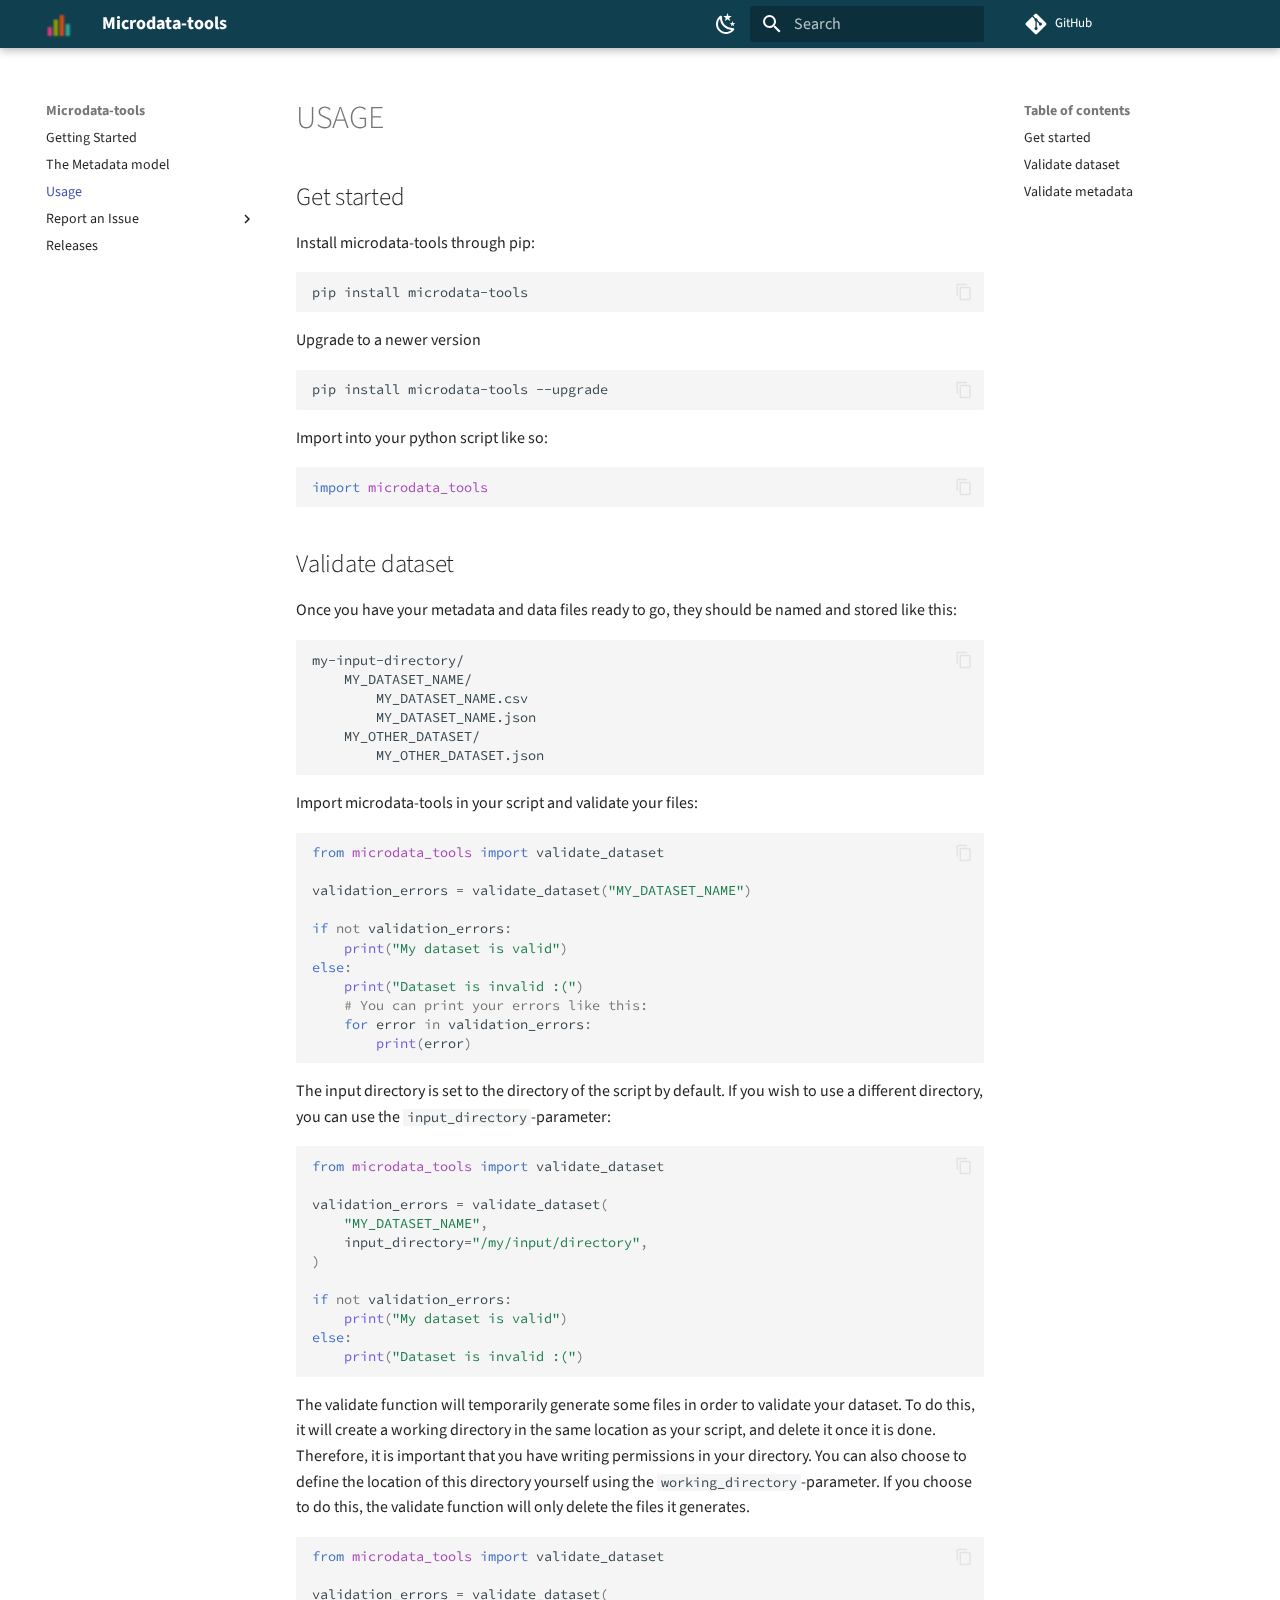
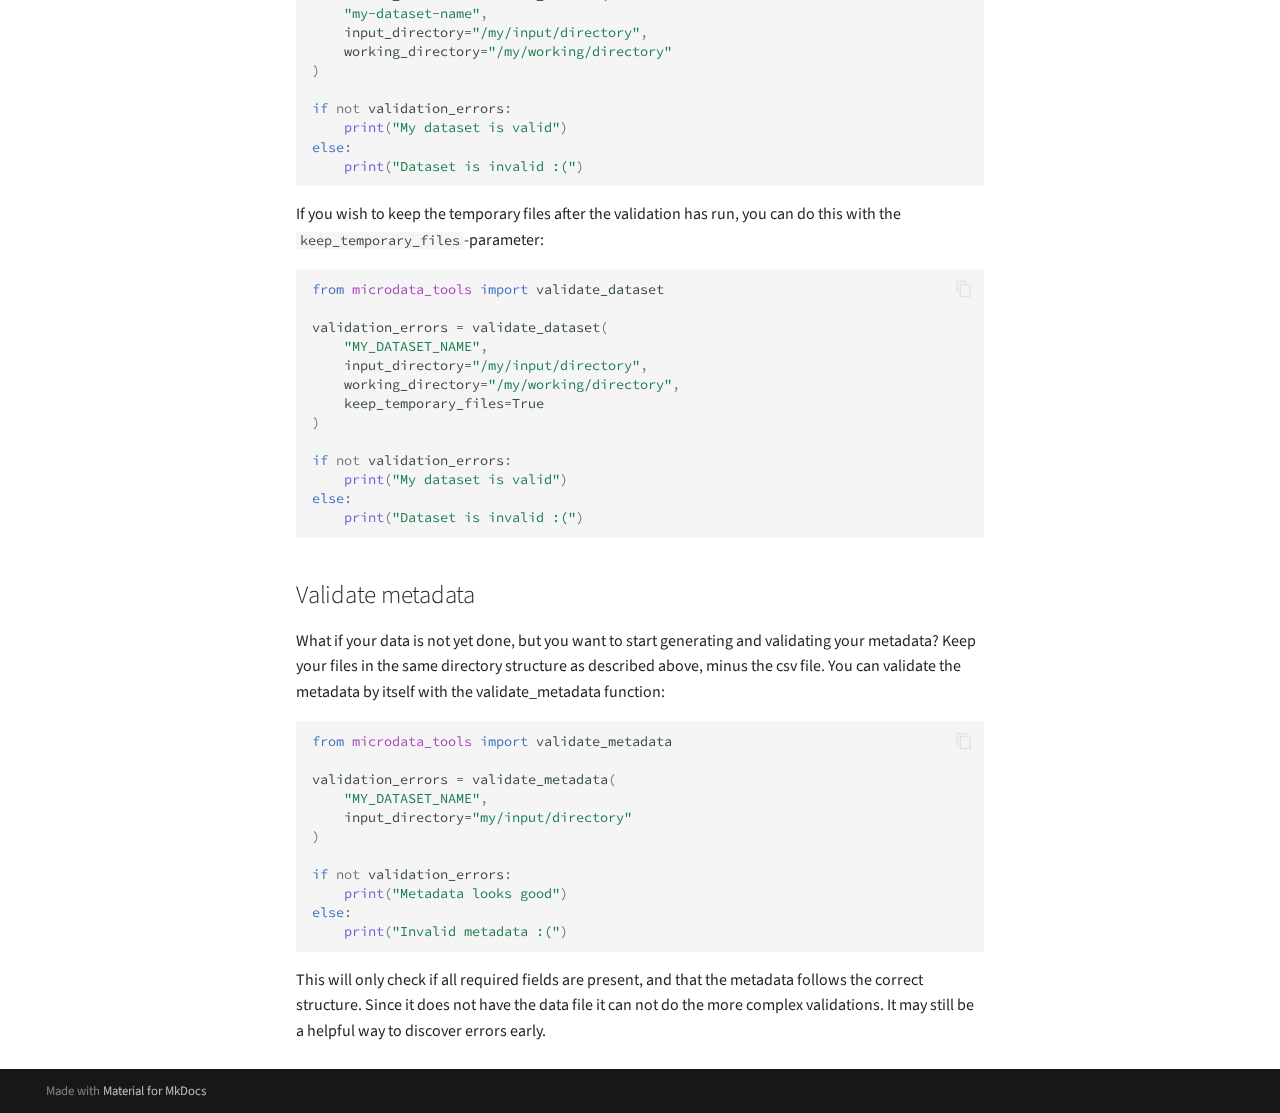
<file: USAGE/index.html>
<!doctype html>
<html lang="en" class="no-js">
  <head>
    
      <meta charset="utf-8">
      <meta name="viewport" content="width=device-width,initial-scale=1">
      
      
      
        <link rel="canonical" href="https://statisticsnorway.github.io/microdata-tools/USAGE/">
      
      
        <link rel="prev" href="../metadata-model/">
      
      
        <link rel="next" href="../issue_templates/issue_template_en/">
      
      
      <link rel="icon" href="../assets/favicon.ico">
      <meta name="generator" content="mkdocs-1.6.1, mkdocs-material-9.6.11">
    
    
      
        <title>Usage - Microdata-tools</title>
      
    
    
      <link rel="stylesheet" href="../assets/stylesheets/main.4af4bdda.min.css">
      
        
        <link rel="stylesheet" href="../assets/stylesheets/palette.06af60db.min.css">
      
      


    
    
      
    
    
      
        
        
        <link rel="preconnect" href="https://fonts.gstatic.com" crossorigin>
        <link rel="stylesheet" href="https://fonts.googleapis.com/css?family=Source+Sans+Pro:300,300i,400,400i,700,700i%7CSource+Code+Pro:400,400i,700,700i&display=fallback">
        <style>:root{--md-text-font:"Source Sans Pro";--md-code-font:"Source Code Pro"}</style>
      
    
    
      <link rel="stylesheet" href="../stylesheets/extra.css">
    
    <script>__md_scope=new URL("..",location),__md_hash=e=>[...e].reduce(((e,_)=>(e<<5)-e+_.charCodeAt(0)),0),__md_get=(e,_=localStorage,t=__md_scope)=>JSON.parse(_.getItem(t.pathname+"."+e)),__md_set=(e,_,t=localStorage,a=__md_scope)=>{try{t.setItem(a.pathname+"."+e,JSON.stringify(_))}catch(e){}}</script>
    
      

    
    
    
  </head>
  
  
    
    
      
    
    
    
    
    <body dir="ltr" data-md-color-scheme="mdata" data-md-color-primary="indigo" data-md-color-accent="indigo">
  
    
    <input class="md-toggle" data-md-toggle="drawer" type="checkbox" id="__drawer" autocomplete="off">
    <input class="md-toggle" data-md-toggle="search" type="checkbox" id="__search" autocomplete="off">
    <label class="md-overlay" for="__drawer"></label>
    <div data-md-component="skip">
      
        
        <a href="#usage" class="md-skip">
          Skip to content
        </a>
      
    </div>
    <div data-md-component="announce">
      
    </div>
    
    
      

  

<header class="md-header md-header--shadow" data-md-component="header">
  <nav class="md-header__inner md-grid" aria-label="Header">
    <a href=".." title="Microdata-tools" class="md-header__button md-logo" aria-label="Microdata-tools" data-md-component="logo">
      
  <img src="../assets/microdata.png" alt="logo">

    </a>
    <label class="md-header__button md-icon" for="__drawer">
      
      <svg xmlns="http://www.w3.org/2000/svg" viewBox="0 0 24 24"><path d="M3 6h18v2H3zm0 5h18v2H3zm0 5h18v2H3z"/></svg>
    </label>
    <div class="md-header__title" data-md-component="header-title">
      <div class="md-header__ellipsis">
        <div class="md-header__topic">
          <span class="md-ellipsis">
            Microdata-tools
          </span>
        </div>
        <div class="md-header__topic" data-md-component="header-topic">
          <span class="md-ellipsis">
            
              Usage
            
          </span>
        </div>
      </div>
    </div>
    
      
        <form class="md-header__option" data-md-component="palette">
  
    
    
    
    <input class="md-option" data-md-color-media="" data-md-color-scheme="mdata" data-md-color-primary="indigo" data-md-color-accent="indigo"  aria-label="Switch to dark mode"  type="radio" name="__palette" id="__palette_0">
    
      <label class="md-header__button md-icon" title="Switch to dark mode" for="__palette_1" hidden>
        <svg xmlns="http://www.w3.org/2000/svg" viewBox="0 0 24 24"><path d="m17.75 4.09-2.53 1.94.91 3.06-2.63-1.81-2.63 1.81.91-3.06-2.53-1.94L12.44 4l1.06-3 1.06 3zm3.5 6.91-1.64 1.25.59 1.98-1.7-1.17-1.7 1.17.59-1.98L15.75 11l2.06-.05L18.5 9l.69 1.95zm-2.28 4.95c.83-.08 1.72 1.1 1.19 1.85-.32.45-.66.87-1.08 1.27C15.17 23 8.84 23 4.94 19.07c-3.91-3.9-3.91-10.24 0-14.14.4-.4.82-.76 1.27-1.08.75-.53 1.93.36 1.85 1.19-.27 2.86.69 5.83 2.89 8.02a9.96 9.96 0 0 0 8.02 2.89m-1.64 2.02a12.08 12.08 0 0 1-7.8-3.47c-2.17-2.19-3.33-5-3.49-7.82-2.81 3.14-2.7 7.96.31 10.98 3.02 3.01 7.84 3.12 10.98.31"/></svg>
      </label>
    
  
    
    
    
    <input class="md-option" data-md-color-media="" data-md-color-scheme="slate" data-md-color-primary="indigo" data-md-color-accent="indigo"  aria-label="Switch to light mode"  type="radio" name="__palette" id="__palette_1">
    
      <label class="md-header__button md-icon" title="Switch to light mode" for="__palette_0" hidden>
        <svg xmlns="http://www.w3.org/2000/svg" viewBox="0 0 24 24"><path d="M12 7a5 5 0 0 1 5 5 5 5 0 0 1-5 5 5 5 0 0 1-5-5 5 5 0 0 1 5-5m0 2a3 3 0 0 0-3 3 3 3 0 0 0 3 3 3 3 0 0 0 3-3 3 3 0 0 0-3-3m0-7 2.39 3.42C13.65 5.15 12.84 5 12 5s-1.65.15-2.39.42zM3.34 7l4.16-.35A7.2 7.2 0 0 0 5.94 8.5c-.44.74-.69 1.5-.83 2.29zm.02 10 1.76-3.77a7.131 7.131 0 0 0 2.38 4.14zM20.65 7l-1.77 3.79a7.02 7.02 0 0 0-2.38-4.15zm-.01 10-4.14.36c.59-.51 1.12-1.14 1.54-1.86.42-.73.69-1.5.83-2.29zM12 22l-2.41-3.44c.74.27 1.55.44 2.41.44.82 0 1.63-.17 2.37-.44z"/></svg>
      </label>
    
  
</form>
      
    
    
      <script>var palette=__md_get("__palette");if(palette&&palette.color){if("(prefers-color-scheme)"===palette.color.media){var media=matchMedia("(prefers-color-scheme: light)"),input=document.querySelector(media.matches?"[data-md-color-media='(prefers-color-scheme: light)']":"[data-md-color-media='(prefers-color-scheme: dark)']");palette.color.media=input.getAttribute("data-md-color-media"),palette.color.scheme=input.getAttribute("data-md-color-scheme"),palette.color.primary=input.getAttribute("data-md-color-primary"),palette.color.accent=input.getAttribute("data-md-color-accent")}for(var[key,value]of Object.entries(palette.color))document.body.setAttribute("data-md-color-"+key,value)}</script>
    
    
    
      
      
        <label class="md-header__button md-icon" for="__search">
          
          <svg xmlns="http://www.w3.org/2000/svg" viewBox="0 0 24 24"><path d="M9.5 3A6.5 6.5 0 0 1 16 9.5c0 1.61-.59 3.09-1.56 4.23l.27.27h.79l5 5-1.5 1.5-5-5v-.79l-.27-.27A6.52 6.52 0 0 1 9.5 16 6.5 6.5 0 0 1 3 9.5 6.5 6.5 0 0 1 9.5 3m0 2C7 5 5 7 5 9.5S7 14 9.5 14 14 12 14 9.5 12 5 9.5 5"/></svg>
        </label>
        <div class="md-search" data-md-component="search" role="dialog">
  <label class="md-search__overlay" for="__search"></label>
  <div class="md-search__inner" role="search">
    <form class="md-search__form" name="search">
      <input type="text" class="md-search__input" name="query" aria-label="Search" placeholder="Search" autocapitalize="off" autocorrect="off" autocomplete="off" spellcheck="false" data-md-component="search-query" required>
      <label class="md-search__icon md-icon" for="__search">
        
        <svg xmlns="http://www.w3.org/2000/svg" viewBox="0 0 24 24"><path d="M9.5 3A6.5 6.5 0 0 1 16 9.5c0 1.61-.59 3.09-1.56 4.23l.27.27h.79l5 5-1.5 1.5-5-5v-.79l-.27-.27A6.52 6.52 0 0 1 9.5 16 6.5 6.5 0 0 1 3 9.5 6.5 6.5 0 0 1 9.5 3m0 2C7 5 5 7 5 9.5S7 14 9.5 14 14 12 14 9.5 12 5 9.5 5"/></svg>
        
        <svg xmlns="http://www.w3.org/2000/svg" viewBox="0 0 24 24"><path d="M20 11v2H8l5.5 5.5-1.42 1.42L4.16 12l7.92-7.92L13.5 5.5 8 11z"/></svg>
      </label>
      <nav class="md-search__options" aria-label="Search">
        
        <button type="reset" class="md-search__icon md-icon" title="Clear" aria-label="Clear" tabindex="-1">
          
          <svg xmlns="http://www.w3.org/2000/svg" viewBox="0 0 24 24"><path d="M19 6.41 17.59 5 12 10.59 6.41 5 5 6.41 10.59 12 5 17.59 6.41 19 12 13.41 17.59 19 19 17.59 13.41 12z"/></svg>
        </button>
      </nav>
      
    </form>
    <div class="md-search__output">
      <div class="md-search__scrollwrap" tabindex="0" data-md-scrollfix>
        <div class="md-search-result" data-md-component="search-result">
          <div class="md-search-result__meta">
            Initializing search
          </div>
          <ol class="md-search-result__list" role="presentation"></ol>
        </div>
      </div>
    </div>
  </div>
</div>
      
    
    
      <div class="md-header__source">
        <a href="https://github.com/statisticsnorway/microdata-tools" title="Go to repository" class="md-source" data-md-component="source">
  <div class="md-source__icon md-icon">
    
    <svg xmlns="http://www.w3.org/2000/svg" viewBox="0 0 448 512"><!--! Font Awesome Free 6.7.2 by @fontawesome - https://fontawesome.com License - https://fontawesome.com/license/free (Icons: CC BY 4.0, Fonts: SIL OFL 1.1, Code: MIT License) Copyright 2024 Fonticons, Inc.--><path d="M439.55 236.05 244 40.45a28.87 28.87 0 0 0-40.81 0l-40.66 40.63 51.52 51.52c27.06-9.14 52.68 16.77 43.39 43.68l49.66 49.66c34.23-11.8 61.18 31 35.47 56.69-26.49 26.49-70.21-2.87-56-37.34L240.22 199v121.85c25.3 12.54 22.26 41.85 9.08 55a34.34 34.34 0 0 1-48.55 0c-17.57-17.6-11.07-46.91 11.25-56v-123c-20.8-8.51-24.6-30.74-18.64-45L142.57 101 8.45 235.14a28.86 28.86 0 0 0 0 40.81l195.61 195.6a28.86 28.86 0 0 0 40.8 0l194.69-194.69a28.86 28.86 0 0 0 0-40.81"/></svg>
  </div>
  <div class="md-source__repository">
    GitHub
  </div>
</a>
      </div>
    
  </nav>
  
</header>
    
    <div class="md-container" data-md-component="container">
      
      
        
          
        
      
      <main class="md-main" data-md-component="main">
        <div class="md-main__inner md-grid">
          
            
              
              <div class="md-sidebar md-sidebar--primary" data-md-component="sidebar" data-md-type="navigation" >
                <div class="md-sidebar__scrollwrap">
                  <div class="md-sidebar__inner">
                    



<nav class="md-nav md-nav--primary" aria-label="Navigation" data-md-level="0">
  <label class="md-nav__title" for="__drawer">
    <a href=".." title="Microdata-tools" class="md-nav__button md-logo" aria-label="Microdata-tools" data-md-component="logo">
      
  <img src="../assets/microdata.png" alt="logo">

    </a>
    Microdata-tools
  </label>
  
    <div class="md-nav__source">
      <a href="https://github.com/statisticsnorway/microdata-tools" title="Go to repository" class="md-source" data-md-component="source">
  <div class="md-source__icon md-icon">
    
    <svg xmlns="http://www.w3.org/2000/svg" viewBox="0 0 448 512"><!--! Font Awesome Free 6.7.2 by @fontawesome - https://fontawesome.com License - https://fontawesome.com/license/free (Icons: CC BY 4.0, Fonts: SIL OFL 1.1, Code: MIT License) Copyright 2024 Fonticons, Inc.--><path d="M439.55 236.05 244 40.45a28.87 28.87 0 0 0-40.81 0l-40.66 40.63 51.52 51.52c27.06-9.14 52.68 16.77 43.39 43.68l49.66 49.66c34.23-11.8 61.18 31 35.47 56.69-26.49 26.49-70.21-2.87-56-37.34L240.22 199v121.85c25.3 12.54 22.26 41.85 9.08 55a34.34 34.34 0 0 1-48.55 0c-17.57-17.6-11.07-46.91 11.25-56v-123c-20.8-8.51-24.6-30.74-18.64-45L142.57 101 8.45 235.14a28.86 28.86 0 0 0 0 40.81l195.61 195.6a28.86 28.86 0 0 0 40.8 0l194.69-194.69a28.86 28.86 0 0 0 0-40.81"/></svg>
  </div>
  <div class="md-source__repository">
    GitHub
  </div>
</a>
    </div>
  
  <ul class="md-nav__list" data-md-scrollfix>
    
      
      
  
  
  
  
    <li class="md-nav__item">
      <a href=".." class="md-nav__link">
        
  
  
  <span class="md-ellipsis">
    Getting Started
    
  </span>
  

      </a>
    </li>
  

    
      
      
  
  
  
  
    <li class="md-nav__item">
      <a href="../metadata-model/" class="md-nav__link">
        
  
  
  <span class="md-ellipsis">
    The Metadata model
    
  </span>
  

      </a>
    </li>
  

    
      
      
  
  
    
  
  
  
    <li class="md-nav__item md-nav__item--active">
      
      <input class="md-nav__toggle md-toggle" type="checkbox" id="__toc">
      
      
        
      
      
        <label class="md-nav__link md-nav__link--active" for="__toc">
          
  
  
  <span class="md-ellipsis">
    Usage
    
  </span>
  

          <span class="md-nav__icon md-icon"></span>
        </label>
      
      <a href="./" class="md-nav__link md-nav__link--active">
        
  
  
  <span class="md-ellipsis">
    Usage
    
  </span>
  

      </a>
      
        

<nav class="md-nav md-nav--secondary" aria-label="Table of contents">
  
  
  
    
  
  
    <label class="md-nav__title" for="__toc">
      <span class="md-nav__icon md-icon"></span>
      Table of contents
    </label>
    <ul class="md-nav__list" data-md-component="toc" data-md-scrollfix>
      
        <li class="md-nav__item">
  <a href="#get-started" class="md-nav__link">
    <span class="md-ellipsis">
      Get started
    </span>
  </a>
  
</li>
      
        <li class="md-nav__item">
  <a href="#validate-dataset" class="md-nav__link">
    <span class="md-ellipsis">
      Validate dataset
    </span>
  </a>
  
</li>
      
        <li class="md-nav__item">
  <a href="#validate-metadata" class="md-nav__link">
    <span class="md-ellipsis">
      Validate metadata
    </span>
  </a>
  
</li>
      
    </ul>
  
</nav>
      
    </li>
  

    
      
      
  
  
  
  
    
    
    
    
    
    <li class="md-nav__item md-nav__item--nested">
      
        
        
        <input class="md-nav__toggle md-toggle " type="checkbox" id="__nav_4" >
        
          
          <label class="md-nav__link" for="__nav_4" id="__nav_4_label" tabindex="0">
            
  
  
  <span class="md-ellipsis">
    Report an Issue
    
  </span>
  

            <span class="md-nav__icon md-icon"></span>
          </label>
        
        <nav class="md-nav" data-md-level="1" aria-labelledby="__nav_4_label" aria-expanded="false">
          <label class="md-nav__title" for="__nav_4">
            <span class="md-nav__icon md-icon"></span>
            Report an Issue
          </label>
          <ul class="md-nav__list" data-md-scrollfix>
            
              
                
  
  
  
  
    <li class="md-nav__item">
      <a href="../issue_templates/issue_template_en/" class="md-nav__link">
        
  
  
  <span class="md-ellipsis">
    Issue template EN
    
  </span>
  

      </a>
    </li>
  

              
            
              
                
  
  
  
  
    <li class="md-nav__item">
      <a href="../issue_templates/issue_template_no/" class="md-nav__link">
        
  
  
  <span class="md-ellipsis">
    Issue template NO
    
  </span>
  

      </a>
    </li>
  

              
            
          </ul>
        </nav>
      
    </li>
  

    
      
      
  
  
  
  
    <li class="md-nav__item">
      <a href="https://github.com/statisticsnorway/microdata-tools/releases" class="md-nav__link">
        
  
  
  <span class="md-ellipsis">
    Releases
    
  </span>
  

      </a>
    </li>
  

    
  </ul>
</nav>
                  </div>
                </div>
              </div>
            
            
              
              <div class="md-sidebar md-sidebar--secondary" data-md-component="sidebar" data-md-type="toc" >
                <div class="md-sidebar__scrollwrap">
                  <div class="md-sidebar__inner">
                    

<nav class="md-nav md-nav--secondary" aria-label="Table of contents">
  
  
  
    
  
  
    <label class="md-nav__title" for="__toc">
      <span class="md-nav__icon md-icon"></span>
      Table of contents
    </label>
    <ul class="md-nav__list" data-md-component="toc" data-md-scrollfix>
      
        <li class="md-nav__item">
  <a href="#get-started" class="md-nav__link">
    <span class="md-ellipsis">
      Get started
    </span>
  </a>
  
</li>
      
        <li class="md-nav__item">
  <a href="#validate-dataset" class="md-nav__link">
    <span class="md-ellipsis">
      Validate dataset
    </span>
  </a>
  
</li>
      
        <li class="md-nav__item">
  <a href="#validate-metadata" class="md-nav__link">
    <span class="md-ellipsis">
      Validate metadata
    </span>
  </a>
  
</li>
      
    </ul>
  
</nav>
                  </div>
                </div>
              </div>
            
          
          
            <div class="md-content" data-md-component="content">
              <article class="md-content__inner md-typeset">
                
                  


  
  


<h1 id="usage">USAGE</h1>
<h2 id="get-started">Get started</h2>
<p>Install microdata-tools through pip:
<div class="language-sh highlight"><pre><span></span><code><span id="__span-0-1"><a id="__codelineno-0-1" name="__codelineno-0-1" href="#__codelineno-0-1"></a>pip<span class="w"> </span>install<span class="w"> </span>microdata-tools
</span></code></pre></div></p>
<p>Upgrade to a newer version
<div class="language-sh highlight"><pre><span></span><code><span id="__span-1-1"><a id="__codelineno-1-1" name="__codelineno-1-1" href="#__codelineno-1-1"></a>pip<span class="w"> </span>install<span class="w"> </span>microdata-tools<span class="w"> </span>--upgrade
</span></code></pre></div></p>
<p>Import into your python script like so:
<div class="language-py highlight"><pre><span></span><code><span id="__span-2-1"><a id="__codelineno-2-1" name="__codelineno-2-1" href="#__codelineno-2-1"></a><span class="kn">import</span><span class="w"> </span><span class="nn">microdata_tools</span>
</span></code></pre></div></p>
<h2 id="validate-dataset">Validate dataset</h2>
<p>Once you have your metadata and data files ready to go, they should be named and stored like this:
<div class="language-text highlight"><pre><span></span><code><span id="__span-3-1"><a id="__codelineno-3-1" name="__codelineno-3-1" href="#__codelineno-3-1"></a>my-input-directory/
</span><span id="__span-3-2"><a id="__codelineno-3-2" name="__codelineno-3-2" href="#__codelineno-3-2"></a>    MY_DATASET_NAME/
</span><span id="__span-3-3"><a id="__codelineno-3-3" name="__codelineno-3-3" href="#__codelineno-3-3"></a>        MY_DATASET_NAME.csv
</span><span id="__span-3-4"><a id="__codelineno-3-4" name="__codelineno-3-4" href="#__codelineno-3-4"></a>        MY_DATASET_NAME.json
</span><span id="__span-3-5"><a id="__codelineno-3-5" name="__codelineno-3-5" href="#__codelineno-3-5"></a>    MY_OTHER_DATASET/
</span><span id="__span-3-6"><a id="__codelineno-3-6" name="__codelineno-3-6" href="#__codelineno-3-6"></a>        MY_OTHER_DATASET.json
</span></code></pre></div></p>
<p>Import microdata-tools in your script and validate your files:</p>
<div class="language-py highlight"><pre><span></span><code><span id="__span-4-1"><a id="__codelineno-4-1" name="__codelineno-4-1" href="#__codelineno-4-1"></a><span class="kn">from</span><span class="w"> </span><span class="nn">microdata_tools</span><span class="w"> </span><span class="kn">import</span> <span class="n">validate_dataset</span>
</span><span id="__span-4-2"><a id="__codelineno-4-2" name="__codelineno-4-2" href="#__codelineno-4-2"></a>
</span><span id="__span-4-3"><a id="__codelineno-4-3" name="__codelineno-4-3" href="#__codelineno-4-3"></a><span class="n">validation_errors</span> <span class="o">=</span> <span class="n">validate_dataset</span><span class="p">(</span><span class="s2">&quot;MY_DATASET_NAME&quot;</span><span class="p">)</span>
</span><span id="__span-4-4"><a id="__codelineno-4-4" name="__codelineno-4-4" href="#__codelineno-4-4"></a>
</span><span id="__span-4-5"><a id="__codelineno-4-5" name="__codelineno-4-5" href="#__codelineno-4-5"></a><span class="k">if</span> <span class="ow">not</span> <span class="n">validation_errors</span><span class="p">:</span>
</span><span id="__span-4-6"><a id="__codelineno-4-6" name="__codelineno-4-6" href="#__codelineno-4-6"></a>    <span class="nb">print</span><span class="p">(</span><span class="s2">&quot;My dataset is valid&quot;</span><span class="p">)</span>
</span><span id="__span-4-7"><a id="__codelineno-4-7" name="__codelineno-4-7" href="#__codelineno-4-7"></a><span class="k">else</span><span class="p">:</span>
</span><span id="__span-4-8"><a id="__codelineno-4-8" name="__codelineno-4-8" href="#__codelineno-4-8"></a>    <span class="nb">print</span><span class="p">(</span><span class="s2">&quot;Dataset is invalid :(&quot;</span><span class="p">)</span>
</span><span id="__span-4-9"><a id="__codelineno-4-9" name="__codelineno-4-9" href="#__codelineno-4-9"></a>    <span class="c1"># You can print your errors like this:</span>
</span><span id="__span-4-10"><a id="__codelineno-4-10" name="__codelineno-4-10" href="#__codelineno-4-10"></a>    <span class="k">for</span> <span class="n">error</span> <span class="ow">in</span> <span class="n">validation_errors</span><span class="p">:</span>
</span><span id="__span-4-11"><a id="__codelineno-4-11" name="__codelineno-4-11" href="#__codelineno-4-11"></a>        <span class="nb">print</span><span class="p">(</span><span class="n">error</span><span class="p">)</span>
</span></code></pre></div>
<p>The input directory is set to the directory of the script by default.
If you wish to use a different directory, you can use the <code>input_directory</code>-parameter:</p>
<div class="language-py highlight"><pre><span></span><code><span id="__span-5-1"><a id="__codelineno-5-1" name="__codelineno-5-1" href="#__codelineno-5-1"></a><span class="kn">from</span><span class="w"> </span><span class="nn">microdata_tools</span><span class="w"> </span><span class="kn">import</span> <span class="n">validate_dataset</span>
</span><span id="__span-5-2"><a id="__codelineno-5-2" name="__codelineno-5-2" href="#__codelineno-5-2"></a>
</span><span id="__span-5-3"><a id="__codelineno-5-3" name="__codelineno-5-3" href="#__codelineno-5-3"></a><span class="n">validation_errors</span> <span class="o">=</span> <span class="n">validate_dataset</span><span class="p">(</span>
</span><span id="__span-5-4"><a id="__codelineno-5-4" name="__codelineno-5-4" href="#__codelineno-5-4"></a>    <span class="s2">&quot;MY_DATASET_NAME&quot;</span><span class="p">,</span>
</span><span id="__span-5-5"><a id="__codelineno-5-5" name="__codelineno-5-5" href="#__codelineno-5-5"></a>    <span class="n">input_directory</span><span class="o">=</span><span class="s2">&quot;/my/input/directory&quot;</span><span class="p">,</span>
</span><span id="__span-5-6"><a id="__codelineno-5-6" name="__codelineno-5-6" href="#__codelineno-5-6"></a><span class="p">)</span>
</span><span id="__span-5-7"><a id="__codelineno-5-7" name="__codelineno-5-7" href="#__codelineno-5-7"></a>
</span><span id="__span-5-8"><a id="__codelineno-5-8" name="__codelineno-5-8" href="#__codelineno-5-8"></a><span class="k">if</span> <span class="ow">not</span> <span class="n">validation_errors</span><span class="p">:</span>
</span><span id="__span-5-9"><a id="__codelineno-5-9" name="__codelineno-5-9" href="#__codelineno-5-9"></a>    <span class="nb">print</span><span class="p">(</span><span class="s2">&quot;My dataset is valid&quot;</span><span class="p">)</span>
</span><span id="__span-5-10"><a id="__codelineno-5-10" name="__codelineno-5-10" href="#__codelineno-5-10"></a><span class="k">else</span><span class="p">:</span>
</span><span id="__span-5-11"><a id="__codelineno-5-11" name="__codelineno-5-11" href="#__codelineno-5-11"></a>    <span class="nb">print</span><span class="p">(</span><span class="s2">&quot;Dataset is invalid :(&quot;</span><span class="p">)</span>
</span></code></pre></div>
<p>The validate function will temporarily generate some files in order to validate your dataset. To do this, it will create a working directory in the same location as your script, and delete it once it is done. Therefore, it is important that you have writing permissions in your directory. You can also choose to define the location of this directory yourself using the <code>working_directory</code>-parameter. If you choose to do this, the validate function will only delete the files it generates.</p>
<div class="language-py highlight"><pre><span></span><code><span id="__span-6-1"><a id="__codelineno-6-1" name="__codelineno-6-1" href="#__codelineno-6-1"></a><span class="kn">from</span><span class="w"> </span><span class="nn">microdata_tools</span><span class="w"> </span><span class="kn">import</span> <span class="n">validate_dataset</span>
</span><span id="__span-6-2"><a id="__codelineno-6-2" name="__codelineno-6-2" href="#__codelineno-6-2"></a>
</span><span id="__span-6-3"><a id="__codelineno-6-3" name="__codelineno-6-3" href="#__codelineno-6-3"></a><span class="n">validation_errors</span> <span class="o">=</span> <span class="n">validate_dataset</span><span class="p">(</span>
</span><span id="__span-6-4"><a id="__codelineno-6-4" name="__codelineno-6-4" href="#__codelineno-6-4"></a>    <span class="s2">&quot;my-dataset-name&quot;</span><span class="p">,</span>
</span><span id="__span-6-5"><a id="__codelineno-6-5" name="__codelineno-6-5" href="#__codelineno-6-5"></a>    <span class="n">input_directory</span><span class="o">=</span><span class="s2">&quot;/my/input/directory&quot;</span><span class="p">,</span>
</span><span id="__span-6-6"><a id="__codelineno-6-6" name="__codelineno-6-6" href="#__codelineno-6-6"></a>    <span class="n">working_directory</span><span class="o">=</span><span class="s2">&quot;/my/working/directory&quot;</span>
</span><span id="__span-6-7"><a id="__codelineno-6-7" name="__codelineno-6-7" href="#__codelineno-6-7"></a><span class="p">)</span>
</span><span id="__span-6-8"><a id="__codelineno-6-8" name="__codelineno-6-8" href="#__codelineno-6-8"></a>
</span><span id="__span-6-9"><a id="__codelineno-6-9" name="__codelineno-6-9" href="#__codelineno-6-9"></a><span class="k">if</span> <span class="ow">not</span> <span class="n">validation_errors</span><span class="p">:</span>
</span><span id="__span-6-10"><a id="__codelineno-6-10" name="__codelineno-6-10" href="#__codelineno-6-10"></a>    <span class="nb">print</span><span class="p">(</span><span class="s2">&quot;My dataset is valid&quot;</span><span class="p">)</span>
</span><span id="__span-6-11"><a id="__codelineno-6-11" name="__codelineno-6-11" href="#__codelineno-6-11"></a><span class="k">else</span><span class="p">:</span>
</span><span id="__span-6-12"><a id="__codelineno-6-12" name="__codelineno-6-12" href="#__codelineno-6-12"></a>    <span class="nb">print</span><span class="p">(</span><span class="s2">&quot;Dataset is invalid :(&quot;</span><span class="p">)</span>
</span></code></pre></div>
<p>If you wish to keep the temporary files after the validation has run, you can do this with the <code>keep_temporary_files</code>-parameter:</p>
<div class="language-py highlight"><pre><span></span><code><span id="__span-7-1"><a id="__codelineno-7-1" name="__codelineno-7-1" href="#__codelineno-7-1"></a><span class="kn">from</span><span class="w"> </span><span class="nn">microdata_tools</span><span class="w"> </span><span class="kn">import</span> <span class="n">validate_dataset</span>
</span><span id="__span-7-2"><a id="__codelineno-7-2" name="__codelineno-7-2" href="#__codelineno-7-2"></a>
</span><span id="__span-7-3"><a id="__codelineno-7-3" name="__codelineno-7-3" href="#__codelineno-7-3"></a><span class="n">validation_errors</span> <span class="o">=</span> <span class="n">validate_dataset</span><span class="p">(</span>
</span><span id="__span-7-4"><a id="__codelineno-7-4" name="__codelineno-7-4" href="#__codelineno-7-4"></a>    <span class="s2">&quot;MY_DATASET_NAME&quot;</span><span class="p">,</span>
</span><span id="__span-7-5"><a id="__codelineno-7-5" name="__codelineno-7-5" href="#__codelineno-7-5"></a>    <span class="n">input_directory</span><span class="o">=</span><span class="s2">&quot;/my/input/directory&quot;</span><span class="p">,</span>
</span><span id="__span-7-6"><a id="__codelineno-7-6" name="__codelineno-7-6" href="#__codelineno-7-6"></a>    <span class="n">working_directory</span><span class="o">=</span><span class="s2">&quot;/my/working/directory&quot;</span><span class="p">,</span>
</span><span id="__span-7-7"><a id="__codelineno-7-7" name="__codelineno-7-7" href="#__codelineno-7-7"></a>    <span class="n">keep_temporary_files</span><span class="o">=</span><span class="kc">True</span>
</span><span id="__span-7-8"><a id="__codelineno-7-8" name="__codelineno-7-8" href="#__codelineno-7-8"></a><span class="p">)</span>
</span><span id="__span-7-9"><a id="__codelineno-7-9" name="__codelineno-7-9" href="#__codelineno-7-9"></a>
</span><span id="__span-7-10"><a id="__codelineno-7-10" name="__codelineno-7-10" href="#__codelineno-7-10"></a><span class="k">if</span> <span class="ow">not</span> <span class="n">validation_errors</span><span class="p">:</span>
</span><span id="__span-7-11"><a id="__codelineno-7-11" name="__codelineno-7-11" href="#__codelineno-7-11"></a>    <span class="nb">print</span><span class="p">(</span><span class="s2">&quot;My dataset is valid&quot;</span><span class="p">)</span>
</span><span id="__span-7-12"><a id="__codelineno-7-12" name="__codelineno-7-12" href="#__codelineno-7-12"></a><span class="k">else</span><span class="p">:</span>
</span><span id="__span-7-13"><a id="__codelineno-7-13" name="__codelineno-7-13" href="#__codelineno-7-13"></a>    <span class="nb">print</span><span class="p">(</span><span class="s2">&quot;Dataset is invalid :(&quot;</span><span class="p">)</span>
</span></code></pre></div>
<h2 id="validate-metadata">Validate metadata</h2>
<p>What if your data is not yet done, but you want to start generating and validating your metadata? Keep your files in the same directory structure as described above, minus the csv file.
You can validate the metadata by itself with the validate_metadata function:
<div class="language-py highlight"><pre><span></span><code><span id="__span-8-1"><a id="__codelineno-8-1" name="__codelineno-8-1" href="#__codelineno-8-1"></a><span class="kn">from</span><span class="w"> </span><span class="nn">microdata_tools</span><span class="w"> </span><span class="kn">import</span> <span class="n">validate_metadata</span>
</span><span id="__span-8-2"><a id="__codelineno-8-2" name="__codelineno-8-2" href="#__codelineno-8-2"></a>
</span><span id="__span-8-3"><a id="__codelineno-8-3" name="__codelineno-8-3" href="#__codelineno-8-3"></a><span class="n">validation_errors</span> <span class="o">=</span> <span class="n">validate_metadata</span><span class="p">(</span>
</span><span id="__span-8-4"><a id="__codelineno-8-4" name="__codelineno-8-4" href="#__codelineno-8-4"></a>    <span class="s2">&quot;MY_DATASET_NAME&quot;</span><span class="p">,</span>
</span><span id="__span-8-5"><a id="__codelineno-8-5" name="__codelineno-8-5" href="#__codelineno-8-5"></a>    <span class="n">input_directory</span><span class="o">=</span><span class="s2">&quot;my/input/directory&quot;</span>
</span><span id="__span-8-6"><a id="__codelineno-8-6" name="__codelineno-8-6" href="#__codelineno-8-6"></a><span class="p">)</span>
</span><span id="__span-8-7"><a id="__codelineno-8-7" name="__codelineno-8-7" href="#__codelineno-8-7"></a>
</span><span id="__span-8-8"><a id="__codelineno-8-8" name="__codelineno-8-8" href="#__codelineno-8-8"></a><span class="k">if</span> <span class="ow">not</span> <span class="n">validation_errors</span><span class="p">:</span>
</span><span id="__span-8-9"><a id="__codelineno-8-9" name="__codelineno-8-9" href="#__codelineno-8-9"></a>    <span class="nb">print</span><span class="p">(</span><span class="s2">&quot;Metadata looks good&quot;</span><span class="p">)</span>
</span><span id="__span-8-10"><a id="__codelineno-8-10" name="__codelineno-8-10" href="#__codelineno-8-10"></a><span class="k">else</span><span class="p">:</span>
</span><span id="__span-8-11"><a id="__codelineno-8-11" name="__codelineno-8-11" href="#__codelineno-8-11"></a>    <span class="nb">print</span><span class="p">(</span><span class="s2">&quot;Invalid metadata :(&quot;</span><span class="p">)</span>
</span></code></pre></div>
This will only check if all required fields are present, and that the metadata follows the correct structure. Since it does not have the data file it can not do the more complex validations. It may still be a helpful way to discover errors early.</p>












                
              </article>
            </div>
          
          
<script>var target=document.getElementById(location.hash.slice(1));target&&target.name&&(target.checked=target.name.startsWith("__tabbed_"))</script>
        </div>
        
      </main>
      
        <footer class="md-footer">
  
  <div class="md-footer-meta md-typeset">
    <div class="md-footer-meta__inner md-grid">
      <div class="md-copyright">
  
  
    Made with
    <a href="https://squidfunk.github.io/mkdocs-material/" target="_blank" rel="noopener">
      Material for MkDocs
    </a>
  
</div>
      
    </div>
  </div>
</footer>
      
    </div>
    <div class="md-dialog" data-md-component="dialog">
      <div class="md-dialog__inner md-typeset"></div>
    </div>
    
    
    
      
      <script id="__config" type="application/json">{"base": "..", "features": ["navigation.instant", "navigation.external", "content.code.copy", "content.code.select"], "search": "../assets/javascripts/workers/search.f8cc74c7.min.js", "tags": null, "translations": {"clipboard.copied": "Copied to clipboard", "clipboard.copy": "Copy to clipboard", "search.result.more.one": "1 more on this page", "search.result.more.other": "# more on this page", "search.result.none": "No matching documents", "search.result.one": "1 matching document", "search.result.other": "# matching documents", "search.result.placeholder": "Type to start searching", "search.result.term.missing": "Missing", "select.version": "Select version"}, "version": null}</script>
    
    
      <script src="../assets/javascripts/bundle.c8b220af.min.js"></script>
      
    
  </body>
</html>
</file>
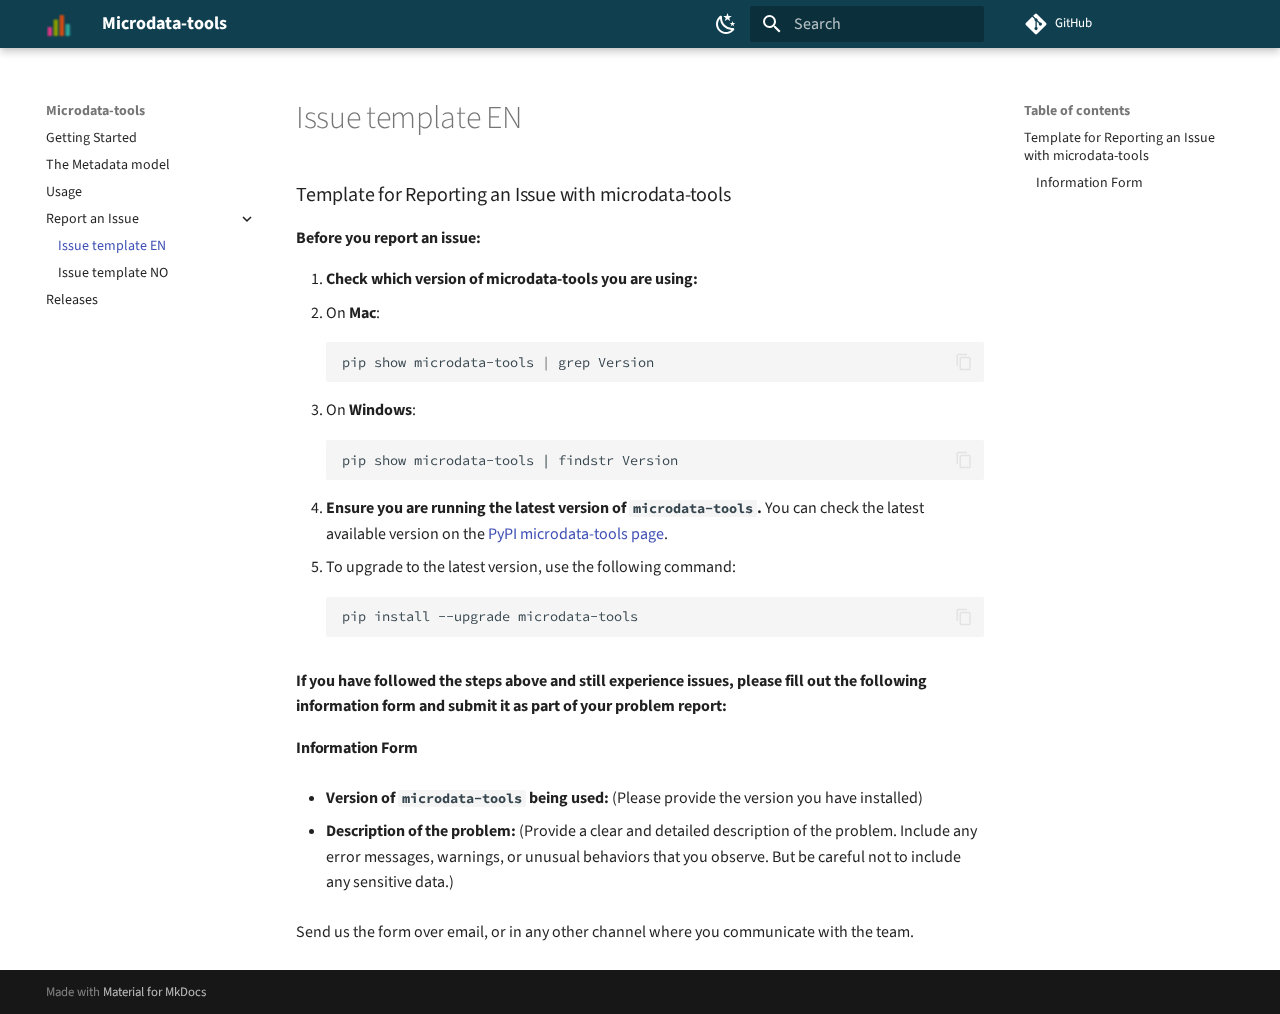
<file: issue_templates/issue_template_en/index.html>
<!doctype html>
<html lang="en" class="no-js">
  <head>
    
      <meta charset="utf-8">
      <meta name="viewport" content="width=device-width,initial-scale=1">
      
      
      
        <link rel="canonical" href="https://statisticsnorway.github.io/microdata-tools/issue_templates/issue_template_en/">
      
      
        <link rel="prev" href="../../USAGE/">
      
      
        <link rel="next" href="../issue_template_no/">
      
      
      <link rel="icon" href="../../assets/favicon.ico">
      <meta name="generator" content="mkdocs-1.6.1, mkdocs-material-9.6.11">
    
    
      
        <title>Issue template EN - Microdata-tools</title>
      
    
    
      <link rel="stylesheet" href="../../assets/stylesheets/main.4af4bdda.min.css">
      
        
        <link rel="stylesheet" href="../../assets/stylesheets/palette.06af60db.min.css">
      
      


    
    
      
    
    
      
        
        
        <link rel="preconnect" href="https://fonts.gstatic.com" crossorigin>
        <link rel="stylesheet" href="https://fonts.googleapis.com/css?family=Source+Sans+Pro:300,300i,400,400i,700,700i%7CSource+Code+Pro:400,400i,700,700i&display=fallback">
        <style>:root{--md-text-font:"Source Sans Pro";--md-code-font:"Source Code Pro"}</style>
      
    
    
      <link rel="stylesheet" href="../../stylesheets/extra.css">
    
    <script>__md_scope=new URL("../..",location),__md_hash=e=>[...e].reduce(((e,_)=>(e<<5)-e+_.charCodeAt(0)),0),__md_get=(e,_=localStorage,t=__md_scope)=>JSON.parse(_.getItem(t.pathname+"."+e)),__md_set=(e,_,t=localStorage,a=__md_scope)=>{try{t.setItem(a.pathname+"."+e,JSON.stringify(_))}catch(e){}}</script>
    
      

    
    
    
  </head>
  
  
    
    
      
    
    
    
    
    <body dir="ltr" data-md-color-scheme="mdata" data-md-color-primary="indigo" data-md-color-accent="indigo">
  
    
    <input class="md-toggle" data-md-toggle="drawer" type="checkbox" id="__drawer" autocomplete="off">
    <input class="md-toggle" data-md-toggle="search" type="checkbox" id="__search" autocomplete="off">
    <label class="md-overlay" for="__drawer"></label>
    <div data-md-component="skip">
      
        
        <a href="#template-for-reporting-an-issue-with-microdata-tools" class="md-skip">
          Skip to content
        </a>
      
    </div>
    <div data-md-component="announce">
      
    </div>
    
    
      

  

<header class="md-header md-header--shadow" data-md-component="header">
  <nav class="md-header__inner md-grid" aria-label="Header">
    <a href="../.." title="Microdata-tools" class="md-header__button md-logo" aria-label="Microdata-tools" data-md-component="logo">
      
  <img src="../../assets/microdata.png" alt="logo">

    </a>
    <label class="md-header__button md-icon" for="__drawer">
      
      <svg xmlns="http://www.w3.org/2000/svg" viewBox="0 0 24 24"><path d="M3 6h18v2H3zm0 5h18v2H3zm0 5h18v2H3z"/></svg>
    </label>
    <div class="md-header__title" data-md-component="header-title">
      <div class="md-header__ellipsis">
        <div class="md-header__topic">
          <span class="md-ellipsis">
            Microdata-tools
          </span>
        </div>
        <div class="md-header__topic" data-md-component="header-topic">
          <span class="md-ellipsis">
            
              Issue template EN
            
          </span>
        </div>
      </div>
    </div>
    
      
        <form class="md-header__option" data-md-component="palette">
  
    
    
    
    <input class="md-option" data-md-color-media="" data-md-color-scheme="mdata" data-md-color-primary="indigo" data-md-color-accent="indigo"  aria-label="Switch to dark mode"  type="radio" name="__palette" id="__palette_0">
    
      <label class="md-header__button md-icon" title="Switch to dark mode" for="__palette_1" hidden>
        <svg xmlns="http://www.w3.org/2000/svg" viewBox="0 0 24 24"><path d="m17.75 4.09-2.53 1.94.91 3.06-2.63-1.81-2.63 1.81.91-3.06-2.53-1.94L12.44 4l1.06-3 1.06 3zm3.5 6.91-1.64 1.25.59 1.98-1.7-1.17-1.7 1.17.59-1.98L15.75 11l2.06-.05L18.5 9l.69 1.95zm-2.28 4.95c.83-.08 1.72 1.1 1.19 1.85-.32.45-.66.87-1.08 1.27C15.17 23 8.84 23 4.94 19.07c-3.91-3.9-3.91-10.24 0-14.14.4-.4.82-.76 1.27-1.08.75-.53 1.93.36 1.85 1.19-.27 2.86.69 5.83 2.89 8.02a9.96 9.96 0 0 0 8.02 2.89m-1.64 2.02a12.08 12.08 0 0 1-7.8-3.47c-2.17-2.19-3.33-5-3.49-7.82-2.81 3.14-2.7 7.96.31 10.98 3.02 3.01 7.84 3.12 10.98.31"/></svg>
      </label>
    
  
    
    
    
    <input class="md-option" data-md-color-media="" data-md-color-scheme="slate" data-md-color-primary="indigo" data-md-color-accent="indigo"  aria-label="Switch to light mode"  type="radio" name="__palette" id="__palette_1">
    
      <label class="md-header__button md-icon" title="Switch to light mode" for="__palette_0" hidden>
        <svg xmlns="http://www.w3.org/2000/svg" viewBox="0 0 24 24"><path d="M12 7a5 5 0 0 1 5 5 5 5 0 0 1-5 5 5 5 0 0 1-5-5 5 5 0 0 1 5-5m0 2a3 3 0 0 0-3 3 3 3 0 0 0 3 3 3 3 0 0 0 3-3 3 3 0 0 0-3-3m0-7 2.39 3.42C13.65 5.15 12.84 5 12 5s-1.65.15-2.39.42zM3.34 7l4.16-.35A7.2 7.2 0 0 0 5.94 8.5c-.44.74-.69 1.5-.83 2.29zm.02 10 1.76-3.77a7.131 7.131 0 0 0 2.38 4.14zM20.65 7l-1.77 3.79a7.02 7.02 0 0 0-2.38-4.15zm-.01 10-4.14.36c.59-.51 1.12-1.14 1.54-1.86.42-.73.69-1.5.83-2.29zM12 22l-2.41-3.44c.74.27 1.55.44 2.41.44.82 0 1.63-.17 2.37-.44z"/></svg>
      </label>
    
  
</form>
      
    
    
      <script>var palette=__md_get("__palette");if(palette&&palette.color){if("(prefers-color-scheme)"===palette.color.media){var media=matchMedia("(prefers-color-scheme: light)"),input=document.querySelector(media.matches?"[data-md-color-media='(prefers-color-scheme: light)']":"[data-md-color-media='(prefers-color-scheme: dark)']");palette.color.media=input.getAttribute("data-md-color-media"),palette.color.scheme=input.getAttribute("data-md-color-scheme"),palette.color.primary=input.getAttribute("data-md-color-primary"),palette.color.accent=input.getAttribute("data-md-color-accent")}for(var[key,value]of Object.entries(palette.color))document.body.setAttribute("data-md-color-"+key,value)}</script>
    
    
    
      
      
        <label class="md-header__button md-icon" for="__search">
          
          <svg xmlns="http://www.w3.org/2000/svg" viewBox="0 0 24 24"><path d="M9.5 3A6.5 6.5 0 0 1 16 9.5c0 1.61-.59 3.09-1.56 4.23l.27.27h.79l5 5-1.5 1.5-5-5v-.79l-.27-.27A6.52 6.52 0 0 1 9.5 16 6.5 6.5 0 0 1 3 9.5 6.5 6.5 0 0 1 9.5 3m0 2C7 5 5 7 5 9.5S7 14 9.5 14 14 12 14 9.5 12 5 9.5 5"/></svg>
        </label>
        <div class="md-search" data-md-component="search" role="dialog">
  <label class="md-search__overlay" for="__search"></label>
  <div class="md-search__inner" role="search">
    <form class="md-search__form" name="search">
      <input type="text" class="md-search__input" name="query" aria-label="Search" placeholder="Search" autocapitalize="off" autocorrect="off" autocomplete="off" spellcheck="false" data-md-component="search-query" required>
      <label class="md-search__icon md-icon" for="__search">
        
        <svg xmlns="http://www.w3.org/2000/svg" viewBox="0 0 24 24"><path d="M9.5 3A6.5 6.5 0 0 1 16 9.5c0 1.61-.59 3.09-1.56 4.23l.27.27h.79l5 5-1.5 1.5-5-5v-.79l-.27-.27A6.52 6.52 0 0 1 9.5 16 6.5 6.5 0 0 1 3 9.5 6.5 6.5 0 0 1 9.5 3m0 2C7 5 5 7 5 9.5S7 14 9.5 14 14 12 14 9.5 12 5 9.5 5"/></svg>
        
        <svg xmlns="http://www.w3.org/2000/svg" viewBox="0 0 24 24"><path d="M20 11v2H8l5.5 5.5-1.42 1.42L4.16 12l7.92-7.92L13.5 5.5 8 11z"/></svg>
      </label>
      <nav class="md-search__options" aria-label="Search">
        
        <button type="reset" class="md-search__icon md-icon" title="Clear" aria-label="Clear" tabindex="-1">
          
          <svg xmlns="http://www.w3.org/2000/svg" viewBox="0 0 24 24"><path d="M19 6.41 17.59 5 12 10.59 6.41 5 5 6.41 10.59 12 5 17.59 6.41 19 12 13.41 17.59 19 19 17.59 13.41 12z"/></svg>
        </button>
      </nav>
      
    </form>
    <div class="md-search__output">
      <div class="md-search__scrollwrap" tabindex="0" data-md-scrollfix>
        <div class="md-search-result" data-md-component="search-result">
          <div class="md-search-result__meta">
            Initializing search
          </div>
          <ol class="md-search-result__list" role="presentation"></ol>
        </div>
      </div>
    </div>
  </div>
</div>
      
    
    
      <div class="md-header__source">
        <a href="https://github.com/statisticsnorway/microdata-tools" title="Go to repository" class="md-source" data-md-component="source">
  <div class="md-source__icon md-icon">
    
    <svg xmlns="http://www.w3.org/2000/svg" viewBox="0 0 448 512"><!--! Font Awesome Free 6.7.2 by @fontawesome - https://fontawesome.com License - https://fontawesome.com/license/free (Icons: CC BY 4.0, Fonts: SIL OFL 1.1, Code: MIT License) Copyright 2024 Fonticons, Inc.--><path d="M439.55 236.05 244 40.45a28.87 28.87 0 0 0-40.81 0l-40.66 40.63 51.52 51.52c27.06-9.14 52.68 16.77 43.39 43.68l49.66 49.66c34.23-11.8 61.18 31 35.47 56.69-26.49 26.49-70.21-2.87-56-37.34L240.22 199v121.85c25.3 12.54 22.26 41.85 9.08 55a34.34 34.34 0 0 1-48.55 0c-17.57-17.6-11.07-46.91 11.25-56v-123c-20.8-8.51-24.6-30.74-18.64-45L142.57 101 8.45 235.14a28.86 28.86 0 0 0 0 40.81l195.61 195.6a28.86 28.86 0 0 0 40.8 0l194.69-194.69a28.86 28.86 0 0 0 0-40.81"/></svg>
  </div>
  <div class="md-source__repository">
    GitHub
  </div>
</a>
      </div>
    
  </nav>
  
</header>
    
    <div class="md-container" data-md-component="container">
      
      
        
          
        
      
      <main class="md-main" data-md-component="main">
        <div class="md-main__inner md-grid">
          
            
              
              <div class="md-sidebar md-sidebar--primary" data-md-component="sidebar" data-md-type="navigation" >
                <div class="md-sidebar__scrollwrap">
                  <div class="md-sidebar__inner">
                    



<nav class="md-nav md-nav--primary" aria-label="Navigation" data-md-level="0">
  <label class="md-nav__title" for="__drawer">
    <a href="../.." title="Microdata-tools" class="md-nav__button md-logo" aria-label="Microdata-tools" data-md-component="logo">
      
  <img src="../../assets/microdata.png" alt="logo">

    </a>
    Microdata-tools
  </label>
  
    <div class="md-nav__source">
      <a href="https://github.com/statisticsnorway/microdata-tools" title="Go to repository" class="md-source" data-md-component="source">
  <div class="md-source__icon md-icon">
    
    <svg xmlns="http://www.w3.org/2000/svg" viewBox="0 0 448 512"><!--! Font Awesome Free 6.7.2 by @fontawesome - https://fontawesome.com License - https://fontawesome.com/license/free (Icons: CC BY 4.0, Fonts: SIL OFL 1.1, Code: MIT License) Copyright 2024 Fonticons, Inc.--><path d="M439.55 236.05 244 40.45a28.87 28.87 0 0 0-40.81 0l-40.66 40.63 51.52 51.52c27.06-9.14 52.68 16.77 43.39 43.68l49.66 49.66c34.23-11.8 61.18 31 35.47 56.69-26.49 26.49-70.21-2.87-56-37.34L240.22 199v121.85c25.3 12.54 22.26 41.85 9.08 55a34.34 34.34 0 0 1-48.55 0c-17.57-17.6-11.07-46.91 11.25-56v-123c-20.8-8.51-24.6-30.74-18.64-45L142.57 101 8.45 235.14a28.86 28.86 0 0 0 0 40.81l195.61 195.6a28.86 28.86 0 0 0 40.8 0l194.69-194.69a28.86 28.86 0 0 0 0-40.81"/></svg>
  </div>
  <div class="md-source__repository">
    GitHub
  </div>
</a>
    </div>
  
  <ul class="md-nav__list" data-md-scrollfix>
    
      
      
  
  
  
  
    <li class="md-nav__item">
      <a href="../.." class="md-nav__link">
        
  
  
  <span class="md-ellipsis">
    Getting Started
    
  </span>
  

      </a>
    </li>
  

    
      
      
  
  
  
  
    <li class="md-nav__item">
      <a href="../../metadata-model/" class="md-nav__link">
        
  
  
  <span class="md-ellipsis">
    The Metadata model
    
  </span>
  

      </a>
    </li>
  

    
      
      
  
  
  
  
    <li class="md-nav__item">
      <a href="../../USAGE/" class="md-nav__link">
        
  
  
  <span class="md-ellipsis">
    Usage
    
  </span>
  

      </a>
    </li>
  

    
      
      
  
  
    
  
  
  
    
    
    
    
    
    <li class="md-nav__item md-nav__item--active md-nav__item--nested">
      
        
        
        <input class="md-nav__toggle md-toggle " type="checkbox" id="__nav_4" checked>
        
          
          <label class="md-nav__link" for="__nav_4" id="__nav_4_label" tabindex="0">
            
  
  
  <span class="md-ellipsis">
    Report an Issue
    
  </span>
  

            <span class="md-nav__icon md-icon"></span>
          </label>
        
        <nav class="md-nav" data-md-level="1" aria-labelledby="__nav_4_label" aria-expanded="true">
          <label class="md-nav__title" for="__nav_4">
            <span class="md-nav__icon md-icon"></span>
            Report an Issue
          </label>
          <ul class="md-nav__list" data-md-scrollfix>
            
              
                
  
  
    
  
  
  
    <li class="md-nav__item md-nav__item--active">
      
      <input class="md-nav__toggle md-toggle" type="checkbox" id="__toc">
      
      
      
        <label class="md-nav__link md-nav__link--active" for="__toc">
          
  
  
  <span class="md-ellipsis">
    Issue template EN
    
  </span>
  

          <span class="md-nav__icon md-icon"></span>
        </label>
      
      <a href="./" class="md-nav__link md-nav__link--active">
        
  
  
  <span class="md-ellipsis">
    Issue template EN
    
  </span>
  

      </a>
      
        

<nav class="md-nav md-nav--secondary" aria-label="Table of contents">
  
  
  
  
    <label class="md-nav__title" for="__toc">
      <span class="md-nav__icon md-icon"></span>
      Table of contents
    </label>
    <ul class="md-nav__list" data-md-component="toc" data-md-scrollfix>
      
        <li class="md-nav__item">
  <a href="#template-for-reporting-an-issue-with-microdata-tools" class="md-nav__link">
    <span class="md-ellipsis">
      Template for Reporting an Issue with microdata-tools
    </span>
  </a>
  
    <nav class="md-nav" aria-label="Template for Reporting an Issue with microdata-tools">
      <ul class="md-nav__list">
        
          <li class="md-nav__item">
  <a href="#information-form" class="md-nav__link">
    <span class="md-ellipsis">
      Information Form
    </span>
  </a>
  
</li>
        
      </ul>
    </nav>
  
</li>
      
    </ul>
  
</nav>
      
    </li>
  

              
            
              
                
  
  
  
  
    <li class="md-nav__item">
      <a href="../issue_template_no/" class="md-nav__link">
        
  
  
  <span class="md-ellipsis">
    Issue template NO
    
  </span>
  

      </a>
    </li>
  

              
            
          </ul>
        </nav>
      
    </li>
  

    
      
      
  
  
  
  
    <li class="md-nav__item">
      <a href="https://github.com/statisticsnorway/microdata-tools/releases" class="md-nav__link">
        
  
  
  <span class="md-ellipsis">
    Releases
    
  </span>
  

      </a>
    </li>
  

    
  </ul>
</nav>
                  </div>
                </div>
              </div>
            
            
              
              <div class="md-sidebar md-sidebar--secondary" data-md-component="sidebar" data-md-type="toc" >
                <div class="md-sidebar__scrollwrap">
                  <div class="md-sidebar__inner">
                    

<nav class="md-nav md-nav--secondary" aria-label="Table of contents">
  
  
  
  
    <label class="md-nav__title" for="__toc">
      <span class="md-nav__icon md-icon"></span>
      Table of contents
    </label>
    <ul class="md-nav__list" data-md-component="toc" data-md-scrollfix>
      
        <li class="md-nav__item">
  <a href="#template-for-reporting-an-issue-with-microdata-tools" class="md-nav__link">
    <span class="md-ellipsis">
      Template for Reporting an Issue with microdata-tools
    </span>
  </a>
  
    <nav class="md-nav" aria-label="Template for Reporting an Issue with microdata-tools">
      <ul class="md-nav__list">
        
          <li class="md-nav__item">
  <a href="#information-form" class="md-nav__link">
    <span class="md-ellipsis">
      Information Form
    </span>
  </a>
  
</li>
        
      </ul>
    </nav>
  
</li>
      
    </ul>
  
</nav>
                  </div>
                </div>
              </div>
            
          
          
            <div class="md-content" data-md-component="content">
              <article class="md-content__inner md-typeset">
                
                  


  
  


  <h1>Issue template EN</h1>

<h3 id="template-for-reporting-an-issue-with-microdata-tools">Template for Reporting an Issue with microdata-tools</h3>
<p><strong>Before you report an issue:</strong></p>
<ol>
<li><strong>Check which version of microdata-tools you are using:</strong></li>
<li>On <strong>Mac</strong>:
     <div class="language-sh highlight"><pre><span></span><code><span id="__span-0-1"><a id="__codelineno-0-1" name="__codelineno-0-1" href="#__codelineno-0-1"></a>pip<span class="w"> </span>show<span class="w"> </span>microdata-tools<span class="w"> </span><span class="p">|</span><span class="w"> </span>grep<span class="w"> </span>Version
</span></code></pre></div></li>
<li>
<p>On <strong>Windows</strong>:
     <div class="language-text highlight"><pre><span></span><code><span id="__span-1-1"><a id="__codelineno-1-1" name="__codelineno-1-1" href="#__codelineno-1-1"></a>pip show microdata-tools | findstr Version
</span></code></pre></div></p>
</li>
<li>
<p><strong>Ensure you are running the latest version of <code>microdata-tools</code>.</strong> You can check the latest available version on the <a href="https://pypi.org/project/microdata-tools/">PyPI microdata-tools page</a>.</p>
</li>
<li>
<p>To upgrade to the latest version, use the following command:
     <div class="language-sh highlight"><pre><span></span><code><span id="__span-2-1"><a id="__codelineno-2-1" name="__codelineno-2-1" href="#__codelineno-2-1"></a>pip<span class="w"> </span>install<span class="w"> </span>--upgrade<span class="w"> </span>microdata-tools
</span></code></pre></div></p>
</li>
</ol>
<p><strong>If you have followed the steps above and still experience issues, please fill out the following information form and submit it as part of your problem report:</strong></p>
<h4 id="information-form">Information Form</h4>
<ul>
<li>
<p><strong>Version of <code>microdata-tools</code> being used:</strong>
  (Please provide the version you have installed)</p>
</li>
<li>
<p><strong>Description of the problem:</strong>
  (Provide a clear and detailed description of the problem. Include any error messages, warnings, or unusual behaviors that you observe.
  But be careful not to include any sensitive data.)</p>
</li>
</ul>
<p>Send us the form over email, or in any other channel where you communicate with the team.</p>












                
              </article>
            </div>
          
          
<script>var target=document.getElementById(location.hash.slice(1));target&&target.name&&(target.checked=target.name.startsWith("__tabbed_"))</script>
        </div>
        
      </main>
      
        <footer class="md-footer">
  
  <div class="md-footer-meta md-typeset">
    <div class="md-footer-meta__inner md-grid">
      <div class="md-copyright">
  
  
    Made with
    <a href="https://squidfunk.github.io/mkdocs-material/" target="_blank" rel="noopener">
      Material for MkDocs
    </a>
  
</div>
      
    </div>
  </div>
</footer>
      
    </div>
    <div class="md-dialog" data-md-component="dialog">
      <div class="md-dialog__inner md-typeset"></div>
    </div>
    
    
    
      
      <script id="__config" type="application/json">{"base": "../..", "features": ["navigation.instant", "navigation.external", "content.code.copy", "content.code.select"], "search": "../../assets/javascripts/workers/search.f8cc74c7.min.js", "tags": null, "translations": {"clipboard.copied": "Copied to clipboard", "clipboard.copy": "Copy to clipboard", "search.result.more.one": "1 more on this page", "search.result.more.other": "# more on this page", "search.result.none": "No matching documents", "search.result.one": "1 matching document", "search.result.other": "# matching documents", "search.result.placeholder": "Type to start searching", "search.result.term.missing": "Missing", "select.version": "Select version"}, "version": null}</script>
    
    
      <script src="../../assets/javascripts/bundle.c8b220af.min.js"></script>
      
    
  </body>
</html>
</file>
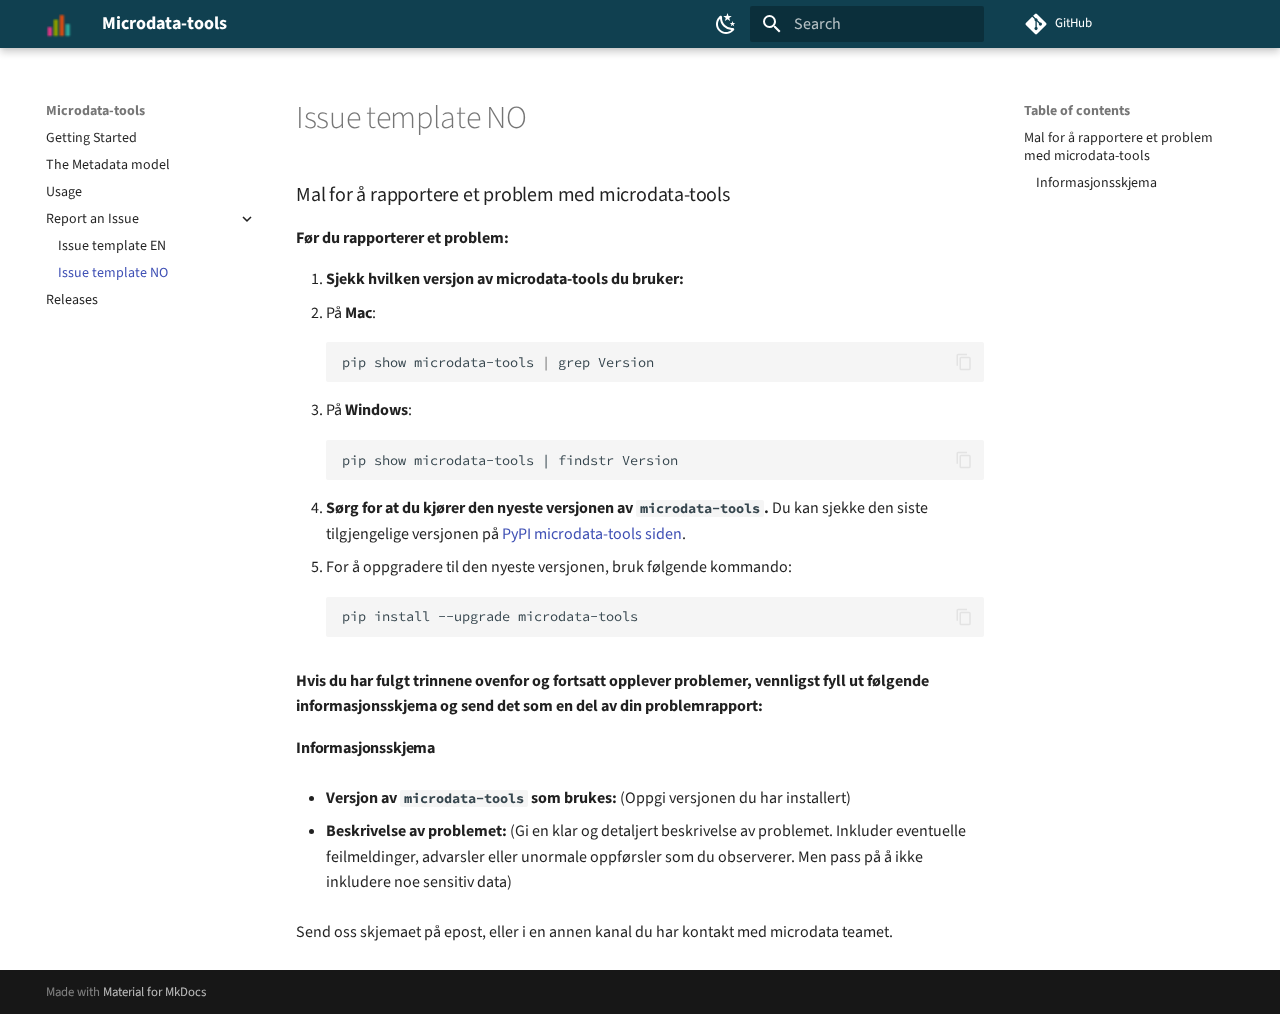
<file: issue_templates/issue_template_no/index.html>
<!doctype html>
<html lang="en" class="no-js">
  <head>
    
      <meta charset="utf-8">
      <meta name="viewport" content="width=device-width,initial-scale=1">
      
      
      
        <link rel="canonical" href="https://statisticsnorway.github.io/microdata-tools/issue_templates/issue_template_no/">
      
      
        <link rel="prev" href="../issue_template_en/">
      
      
      
      <link rel="icon" href="../../assets/favicon.ico">
      <meta name="generator" content="mkdocs-1.6.1, mkdocs-material-9.6.11">
    
    
      
        <title>Issue template NO - Microdata-tools</title>
      
    
    
      <link rel="stylesheet" href="../../assets/stylesheets/main.4af4bdda.min.css">
      
        
        <link rel="stylesheet" href="../../assets/stylesheets/palette.06af60db.min.css">
      
      


    
    
      
    
    
      
        
        
        <link rel="preconnect" href="https://fonts.gstatic.com" crossorigin>
        <link rel="stylesheet" href="https://fonts.googleapis.com/css?family=Source+Sans+Pro:300,300i,400,400i,700,700i%7CSource+Code+Pro:400,400i,700,700i&display=fallback">
        <style>:root{--md-text-font:"Source Sans Pro";--md-code-font:"Source Code Pro"}</style>
      
    
    
      <link rel="stylesheet" href="../../stylesheets/extra.css">
    
    <script>__md_scope=new URL("../..",location),__md_hash=e=>[...e].reduce(((e,_)=>(e<<5)-e+_.charCodeAt(0)),0),__md_get=(e,_=localStorage,t=__md_scope)=>JSON.parse(_.getItem(t.pathname+"."+e)),__md_set=(e,_,t=localStorage,a=__md_scope)=>{try{t.setItem(a.pathname+"."+e,JSON.stringify(_))}catch(e){}}</script>
    
      

    
    
    
  </head>
  
  
    
    
      
    
    
    
    
    <body dir="ltr" data-md-color-scheme="mdata" data-md-color-primary="indigo" data-md-color-accent="indigo">
  
    
    <input class="md-toggle" data-md-toggle="drawer" type="checkbox" id="__drawer" autocomplete="off">
    <input class="md-toggle" data-md-toggle="search" type="checkbox" id="__search" autocomplete="off">
    <label class="md-overlay" for="__drawer"></label>
    <div data-md-component="skip">
      
        
        <a href="#mal-for-a-rapportere-et-problem-med-microdata-tools" class="md-skip">
          Skip to content
        </a>
      
    </div>
    <div data-md-component="announce">
      
    </div>
    
    
      

  

<header class="md-header md-header--shadow" data-md-component="header">
  <nav class="md-header__inner md-grid" aria-label="Header">
    <a href="../.." title="Microdata-tools" class="md-header__button md-logo" aria-label="Microdata-tools" data-md-component="logo">
      
  <img src="../../assets/microdata.png" alt="logo">

    </a>
    <label class="md-header__button md-icon" for="__drawer">
      
      <svg xmlns="http://www.w3.org/2000/svg" viewBox="0 0 24 24"><path d="M3 6h18v2H3zm0 5h18v2H3zm0 5h18v2H3z"/></svg>
    </label>
    <div class="md-header__title" data-md-component="header-title">
      <div class="md-header__ellipsis">
        <div class="md-header__topic">
          <span class="md-ellipsis">
            Microdata-tools
          </span>
        </div>
        <div class="md-header__topic" data-md-component="header-topic">
          <span class="md-ellipsis">
            
              Issue template NO
            
          </span>
        </div>
      </div>
    </div>
    
      
        <form class="md-header__option" data-md-component="palette">
  
    
    
    
    <input class="md-option" data-md-color-media="" data-md-color-scheme="mdata" data-md-color-primary="indigo" data-md-color-accent="indigo"  aria-label="Switch to dark mode"  type="radio" name="__palette" id="__palette_0">
    
      <label class="md-header__button md-icon" title="Switch to dark mode" for="__palette_1" hidden>
        <svg xmlns="http://www.w3.org/2000/svg" viewBox="0 0 24 24"><path d="m17.75 4.09-2.53 1.94.91 3.06-2.63-1.81-2.63 1.81.91-3.06-2.53-1.94L12.44 4l1.06-3 1.06 3zm3.5 6.91-1.64 1.25.59 1.98-1.7-1.17-1.7 1.17.59-1.98L15.75 11l2.06-.05L18.5 9l.69 1.95zm-2.28 4.95c.83-.08 1.72 1.1 1.19 1.85-.32.45-.66.87-1.08 1.27C15.17 23 8.84 23 4.94 19.07c-3.91-3.9-3.91-10.24 0-14.14.4-.4.82-.76 1.27-1.08.75-.53 1.93.36 1.85 1.19-.27 2.86.69 5.83 2.89 8.02a9.96 9.96 0 0 0 8.02 2.89m-1.64 2.02a12.08 12.08 0 0 1-7.8-3.47c-2.17-2.19-3.33-5-3.49-7.82-2.81 3.14-2.7 7.96.31 10.98 3.02 3.01 7.84 3.12 10.98.31"/></svg>
      </label>
    
  
    
    
    
    <input class="md-option" data-md-color-media="" data-md-color-scheme="slate" data-md-color-primary="indigo" data-md-color-accent="indigo"  aria-label="Switch to light mode"  type="radio" name="__palette" id="__palette_1">
    
      <label class="md-header__button md-icon" title="Switch to light mode" for="__palette_0" hidden>
        <svg xmlns="http://www.w3.org/2000/svg" viewBox="0 0 24 24"><path d="M12 7a5 5 0 0 1 5 5 5 5 0 0 1-5 5 5 5 0 0 1-5-5 5 5 0 0 1 5-5m0 2a3 3 0 0 0-3 3 3 3 0 0 0 3 3 3 3 0 0 0 3-3 3 3 0 0 0-3-3m0-7 2.39 3.42C13.65 5.15 12.84 5 12 5s-1.65.15-2.39.42zM3.34 7l4.16-.35A7.2 7.2 0 0 0 5.94 8.5c-.44.74-.69 1.5-.83 2.29zm.02 10 1.76-3.77a7.131 7.131 0 0 0 2.38 4.14zM20.65 7l-1.77 3.79a7.02 7.02 0 0 0-2.38-4.15zm-.01 10-4.14.36c.59-.51 1.12-1.14 1.54-1.86.42-.73.69-1.5.83-2.29zM12 22l-2.41-3.44c.74.27 1.55.44 2.41.44.82 0 1.63-.17 2.37-.44z"/></svg>
      </label>
    
  
</form>
      
    
    
      <script>var palette=__md_get("__palette");if(palette&&palette.color){if("(prefers-color-scheme)"===palette.color.media){var media=matchMedia("(prefers-color-scheme: light)"),input=document.querySelector(media.matches?"[data-md-color-media='(prefers-color-scheme: light)']":"[data-md-color-media='(prefers-color-scheme: dark)']");palette.color.media=input.getAttribute("data-md-color-media"),palette.color.scheme=input.getAttribute("data-md-color-scheme"),palette.color.primary=input.getAttribute("data-md-color-primary"),palette.color.accent=input.getAttribute("data-md-color-accent")}for(var[key,value]of Object.entries(palette.color))document.body.setAttribute("data-md-color-"+key,value)}</script>
    
    
    
      
      
        <label class="md-header__button md-icon" for="__search">
          
          <svg xmlns="http://www.w3.org/2000/svg" viewBox="0 0 24 24"><path d="M9.5 3A6.5 6.5 0 0 1 16 9.5c0 1.61-.59 3.09-1.56 4.23l.27.27h.79l5 5-1.5 1.5-5-5v-.79l-.27-.27A6.52 6.52 0 0 1 9.5 16 6.5 6.5 0 0 1 3 9.5 6.5 6.5 0 0 1 9.5 3m0 2C7 5 5 7 5 9.5S7 14 9.5 14 14 12 14 9.5 12 5 9.5 5"/></svg>
        </label>
        <div class="md-search" data-md-component="search" role="dialog">
  <label class="md-search__overlay" for="__search"></label>
  <div class="md-search__inner" role="search">
    <form class="md-search__form" name="search">
      <input type="text" class="md-search__input" name="query" aria-label="Search" placeholder="Search" autocapitalize="off" autocorrect="off" autocomplete="off" spellcheck="false" data-md-component="search-query" required>
      <label class="md-search__icon md-icon" for="__search">
        
        <svg xmlns="http://www.w3.org/2000/svg" viewBox="0 0 24 24"><path d="M9.5 3A6.5 6.5 0 0 1 16 9.5c0 1.61-.59 3.09-1.56 4.23l.27.27h.79l5 5-1.5 1.5-5-5v-.79l-.27-.27A6.52 6.52 0 0 1 9.5 16 6.5 6.5 0 0 1 3 9.5 6.5 6.5 0 0 1 9.5 3m0 2C7 5 5 7 5 9.5S7 14 9.5 14 14 12 14 9.5 12 5 9.5 5"/></svg>
        
        <svg xmlns="http://www.w3.org/2000/svg" viewBox="0 0 24 24"><path d="M20 11v2H8l5.5 5.5-1.42 1.42L4.16 12l7.92-7.92L13.5 5.5 8 11z"/></svg>
      </label>
      <nav class="md-search__options" aria-label="Search">
        
        <button type="reset" class="md-search__icon md-icon" title="Clear" aria-label="Clear" tabindex="-1">
          
          <svg xmlns="http://www.w3.org/2000/svg" viewBox="0 0 24 24"><path d="M19 6.41 17.59 5 12 10.59 6.41 5 5 6.41 10.59 12 5 17.59 6.41 19 12 13.41 17.59 19 19 17.59 13.41 12z"/></svg>
        </button>
      </nav>
      
    </form>
    <div class="md-search__output">
      <div class="md-search__scrollwrap" tabindex="0" data-md-scrollfix>
        <div class="md-search-result" data-md-component="search-result">
          <div class="md-search-result__meta">
            Initializing search
          </div>
          <ol class="md-search-result__list" role="presentation"></ol>
        </div>
      </div>
    </div>
  </div>
</div>
      
    
    
      <div class="md-header__source">
        <a href="https://github.com/statisticsnorway/microdata-tools" title="Go to repository" class="md-source" data-md-component="source">
  <div class="md-source__icon md-icon">
    
    <svg xmlns="http://www.w3.org/2000/svg" viewBox="0 0 448 512"><!--! Font Awesome Free 6.7.2 by @fontawesome - https://fontawesome.com License - https://fontawesome.com/license/free (Icons: CC BY 4.0, Fonts: SIL OFL 1.1, Code: MIT License) Copyright 2024 Fonticons, Inc.--><path d="M439.55 236.05 244 40.45a28.87 28.87 0 0 0-40.81 0l-40.66 40.63 51.52 51.52c27.06-9.14 52.68 16.77 43.39 43.68l49.66 49.66c34.23-11.8 61.18 31 35.47 56.69-26.49 26.49-70.21-2.87-56-37.34L240.22 199v121.85c25.3 12.54 22.26 41.85 9.08 55a34.34 34.34 0 0 1-48.55 0c-17.57-17.6-11.07-46.91 11.25-56v-123c-20.8-8.51-24.6-30.74-18.64-45L142.57 101 8.45 235.14a28.86 28.86 0 0 0 0 40.81l195.61 195.6a28.86 28.86 0 0 0 40.8 0l194.69-194.69a28.86 28.86 0 0 0 0-40.81"/></svg>
  </div>
  <div class="md-source__repository">
    GitHub
  </div>
</a>
      </div>
    
  </nav>
  
</header>
    
    <div class="md-container" data-md-component="container">
      
      
        
          
        
      
      <main class="md-main" data-md-component="main">
        <div class="md-main__inner md-grid">
          
            
              
              <div class="md-sidebar md-sidebar--primary" data-md-component="sidebar" data-md-type="navigation" >
                <div class="md-sidebar__scrollwrap">
                  <div class="md-sidebar__inner">
                    



<nav class="md-nav md-nav--primary" aria-label="Navigation" data-md-level="0">
  <label class="md-nav__title" for="__drawer">
    <a href="../.." title="Microdata-tools" class="md-nav__button md-logo" aria-label="Microdata-tools" data-md-component="logo">
      
  <img src="../../assets/microdata.png" alt="logo">

    </a>
    Microdata-tools
  </label>
  
    <div class="md-nav__source">
      <a href="https://github.com/statisticsnorway/microdata-tools" title="Go to repository" class="md-source" data-md-component="source">
  <div class="md-source__icon md-icon">
    
    <svg xmlns="http://www.w3.org/2000/svg" viewBox="0 0 448 512"><!--! Font Awesome Free 6.7.2 by @fontawesome - https://fontawesome.com License - https://fontawesome.com/license/free (Icons: CC BY 4.0, Fonts: SIL OFL 1.1, Code: MIT License) Copyright 2024 Fonticons, Inc.--><path d="M439.55 236.05 244 40.45a28.87 28.87 0 0 0-40.81 0l-40.66 40.63 51.52 51.52c27.06-9.14 52.68 16.77 43.39 43.68l49.66 49.66c34.23-11.8 61.18 31 35.47 56.69-26.49 26.49-70.21-2.87-56-37.34L240.22 199v121.85c25.3 12.54 22.26 41.85 9.08 55a34.34 34.34 0 0 1-48.55 0c-17.57-17.6-11.07-46.91 11.25-56v-123c-20.8-8.51-24.6-30.74-18.64-45L142.57 101 8.45 235.14a28.86 28.86 0 0 0 0 40.81l195.61 195.6a28.86 28.86 0 0 0 40.8 0l194.69-194.69a28.86 28.86 0 0 0 0-40.81"/></svg>
  </div>
  <div class="md-source__repository">
    GitHub
  </div>
</a>
    </div>
  
  <ul class="md-nav__list" data-md-scrollfix>
    
      
      
  
  
  
  
    <li class="md-nav__item">
      <a href="../.." class="md-nav__link">
        
  
  
  <span class="md-ellipsis">
    Getting Started
    
  </span>
  

      </a>
    </li>
  

    
      
      
  
  
  
  
    <li class="md-nav__item">
      <a href="../../metadata-model/" class="md-nav__link">
        
  
  
  <span class="md-ellipsis">
    The Metadata model
    
  </span>
  

      </a>
    </li>
  

    
      
      
  
  
  
  
    <li class="md-nav__item">
      <a href="../../USAGE/" class="md-nav__link">
        
  
  
  <span class="md-ellipsis">
    Usage
    
  </span>
  

      </a>
    </li>
  

    
      
      
  
  
    
  
  
  
    
    
    
    
    
    <li class="md-nav__item md-nav__item--active md-nav__item--nested">
      
        
        
        <input class="md-nav__toggle md-toggle " type="checkbox" id="__nav_4" checked>
        
          
          <label class="md-nav__link" for="__nav_4" id="__nav_4_label" tabindex="0">
            
  
  
  <span class="md-ellipsis">
    Report an Issue
    
  </span>
  

            <span class="md-nav__icon md-icon"></span>
          </label>
        
        <nav class="md-nav" data-md-level="1" aria-labelledby="__nav_4_label" aria-expanded="true">
          <label class="md-nav__title" for="__nav_4">
            <span class="md-nav__icon md-icon"></span>
            Report an Issue
          </label>
          <ul class="md-nav__list" data-md-scrollfix>
            
              
                
  
  
  
  
    <li class="md-nav__item">
      <a href="../issue_template_en/" class="md-nav__link">
        
  
  
  <span class="md-ellipsis">
    Issue template EN
    
  </span>
  

      </a>
    </li>
  

              
            
              
                
  
  
    
  
  
  
    <li class="md-nav__item md-nav__item--active">
      
      <input class="md-nav__toggle md-toggle" type="checkbox" id="__toc">
      
      
      
        <label class="md-nav__link md-nav__link--active" for="__toc">
          
  
  
  <span class="md-ellipsis">
    Issue template NO
    
  </span>
  

          <span class="md-nav__icon md-icon"></span>
        </label>
      
      <a href="./" class="md-nav__link md-nav__link--active">
        
  
  
  <span class="md-ellipsis">
    Issue template NO
    
  </span>
  

      </a>
      
        

<nav class="md-nav md-nav--secondary" aria-label="Table of contents">
  
  
  
  
    <label class="md-nav__title" for="__toc">
      <span class="md-nav__icon md-icon"></span>
      Table of contents
    </label>
    <ul class="md-nav__list" data-md-component="toc" data-md-scrollfix>
      
        <li class="md-nav__item">
  <a href="#mal-for-a-rapportere-et-problem-med-microdata-tools" class="md-nav__link">
    <span class="md-ellipsis">
      Mal for å rapportere et problem med microdata-tools
    </span>
  </a>
  
    <nav class="md-nav" aria-label="Mal for å rapportere et problem med microdata-tools">
      <ul class="md-nav__list">
        
          <li class="md-nav__item">
  <a href="#informasjonsskjema" class="md-nav__link">
    <span class="md-ellipsis">
      Informasjonsskjema
    </span>
  </a>
  
</li>
        
      </ul>
    </nav>
  
</li>
      
    </ul>
  
</nav>
      
    </li>
  

              
            
          </ul>
        </nav>
      
    </li>
  

    
      
      
  
  
  
  
    <li class="md-nav__item">
      <a href="https://github.com/statisticsnorway/microdata-tools/releases" class="md-nav__link">
        
  
  
  <span class="md-ellipsis">
    Releases
    
  </span>
  

      </a>
    </li>
  

    
  </ul>
</nav>
                  </div>
                </div>
              </div>
            
            
              
              <div class="md-sidebar md-sidebar--secondary" data-md-component="sidebar" data-md-type="toc" >
                <div class="md-sidebar__scrollwrap">
                  <div class="md-sidebar__inner">
                    

<nav class="md-nav md-nav--secondary" aria-label="Table of contents">
  
  
  
  
    <label class="md-nav__title" for="__toc">
      <span class="md-nav__icon md-icon"></span>
      Table of contents
    </label>
    <ul class="md-nav__list" data-md-component="toc" data-md-scrollfix>
      
        <li class="md-nav__item">
  <a href="#mal-for-a-rapportere-et-problem-med-microdata-tools" class="md-nav__link">
    <span class="md-ellipsis">
      Mal for å rapportere et problem med microdata-tools
    </span>
  </a>
  
    <nav class="md-nav" aria-label="Mal for å rapportere et problem med microdata-tools">
      <ul class="md-nav__list">
        
          <li class="md-nav__item">
  <a href="#informasjonsskjema" class="md-nav__link">
    <span class="md-ellipsis">
      Informasjonsskjema
    </span>
  </a>
  
</li>
        
      </ul>
    </nav>
  
</li>
      
    </ul>
  
</nav>
                  </div>
                </div>
              </div>
            
          
          
            <div class="md-content" data-md-component="content">
              <article class="md-content__inner md-typeset">
                
                  


  
  


  <h1>Issue template NO</h1>

<h3 id="mal-for-a-rapportere-et-problem-med-microdata-tools">Mal for å rapportere et problem med microdata-tools</h3>
<p><strong>Før du rapporterer et problem:</strong></p>
<ol>
<li><strong>Sjekk hvilken versjon av microdata-tools du bruker:</strong></li>
<li>På <strong>Mac</strong>:
     <div class="language-sh highlight"><pre><span></span><code><span id="__span-0-1"><a id="__codelineno-0-1" name="__codelineno-0-1" href="#__codelineno-0-1"></a>pip<span class="w"> </span>show<span class="w"> </span>microdata-tools<span class="w"> </span><span class="p">|</span><span class="w"> </span>grep<span class="w"> </span>Version
</span></code></pre></div></li>
<li>
<p>På <strong>Windows</strong>:
     <div class="language-text highlight"><pre><span></span><code><span id="__span-1-1"><a id="__codelineno-1-1" name="__codelineno-1-1" href="#__codelineno-1-1"></a>pip show microdata-tools | findstr Version
</span></code></pre></div></p>
</li>
<li>
<p><strong>Sørg for at du kjører den nyeste versjonen av <code>microdata-tools</code>.</strong> Du kan sjekke den siste tilgjengelige versjonen på <a href="https://pypi.org/project/microdata-tools/">PyPI microdata-tools siden</a>.</p>
</li>
<li>
<p>For å oppgradere til den nyeste versjonen, bruk følgende kommando:
     <div class="language-sh highlight"><pre><span></span><code><span id="__span-2-1"><a id="__codelineno-2-1" name="__codelineno-2-1" href="#__codelineno-2-1"></a>pip<span class="w"> </span>install<span class="w"> </span>--upgrade<span class="w"> </span>microdata-tools
</span></code></pre></div></p>
</li>
</ol>
<p><strong>Hvis du har fulgt trinnene ovenfor og fortsatt opplever problemer, vennligst fyll ut følgende informasjonsskjema og send det som en del av din problemrapport:</strong></p>
<h4 id="informasjonsskjema">Informasjonsskjema</h4>
<ul>
<li>
<p><strong>Versjon av <code>microdata-tools</code> som brukes:</strong>
  (Oppgi versjonen du har installert)</p>
</li>
<li>
<p><strong>Beskrivelse av problemet:</strong>
  (Gi en klar og detaljert beskrivelse av problemet. Inkluder eventuelle feilmeldinger, advarsler eller unormale oppførsler som du observerer.
  Men pass på å ikke inkludere noe sensitiv data)</p>
</li>
</ul>
<p>Send oss skjemaet på epost, eller i en annen kanal du har kontakt med microdata teamet.</p>












                
              </article>
            </div>
          
          
<script>var target=document.getElementById(location.hash.slice(1));target&&target.name&&(target.checked=target.name.startsWith("__tabbed_"))</script>
        </div>
        
      </main>
      
        <footer class="md-footer">
  
  <div class="md-footer-meta md-typeset">
    <div class="md-footer-meta__inner md-grid">
      <div class="md-copyright">
  
  
    Made with
    <a href="https://squidfunk.github.io/mkdocs-material/" target="_blank" rel="noopener">
      Material for MkDocs
    </a>
  
</div>
      
    </div>
  </div>
</footer>
      
    </div>
    <div class="md-dialog" data-md-component="dialog">
      <div class="md-dialog__inner md-typeset"></div>
    </div>
    
    
    
      
      <script id="__config" type="application/json">{"base": "../..", "features": ["navigation.instant", "navigation.external", "content.code.copy", "content.code.select"], "search": "../../assets/javascripts/workers/search.f8cc74c7.min.js", "tags": null, "translations": {"clipboard.copied": "Copied to clipboard", "clipboard.copy": "Copy to clipboard", "search.result.more.one": "1 more on this page", "search.result.more.other": "# more on this page", "search.result.none": "No matching documents", "search.result.one": "1 matching document", "search.result.other": "# matching documents", "search.result.placeholder": "Type to start searching", "search.result.term.missing": "Missing", "select.version": "Select version"}, "version": null}</script>
    
    
      <script src="../../assets/javascripts/bundle.c8b220af.min.js"></script>
      
    
  </body>
</html>
</file>
<file: stylesheets/extra.css>
[data-md-color-scheme="mdata"] {
  --md-primary-fg-color: #104050;
  --md-accent-fg-color: #e94f35;

}

[data-md-color-scheme="slate"] {
  --md-primary-fg-color: #104050;
  --md-accent-fg-color: #e94f35;

}

.mdata-red-text {
  color: #e94f35;
}

.mdata-blue-2-text {
  color: #0a6496;
}
</file>
<file: assets/stylesheets/main.4af4bdda.min.css>
@charset "UTF-8";html{-webkit-text-size-adjust:none;-moz-text-size-adjust:none;text-size-adjust:none;box-sizing:border-box}*,:after,:before{box-sizing:inherit}@media (prefers-reduced-motion){*,:after,:before{transition:none!important}}body{margin:0}a,button,input,label{-webkit-tap-highlight-color:transparent}a{color:inherit;text-decoration:none}hr{border:0;box-sizing:initial;display:block;height:.05rem;overflow:visible;padding:0}small{font-size:80%}sub,sup{line-height:1em}img{border-style:none}table{border-collapse:initial;border-spacing:0}td,th{font-weight:400;vertical-align:top}button{background:#0000;border:0;font-family:inherit;font-size:inherit;margin:0;padding:0}input{border:0;outline:none}:root{--md-primary-fg-color:#4051b5;--md-primary-fg-color--light:#5d6cc0;--md-primary-fg-color--dark:#303fa1;--md-primary-bg-color:#fff;--md-primary-bg-color--light:#ffffffb3;--md-accent-fg-color:#526cfe;--md-accent-fg-color--transparent:#526cfe1a;--md-accent-bg-color:#fff;--md-accent-bg-color--light:#ffffffb3}[data-md-color-scheme=default]{color-scheme:light}[data-md-color-scheme=default] img[src$="#gh-dark-mode-only"],[data-md-color-scheme=default] img[src$="#only-dark"]{display:none}:root,[data-md-color-scheme=default]{--md-hue:225deg;--md-default-fg-color:#000000de;--md-default-fg-color--light:#0000008a;--md-default-fg-color--lighter:#00000052;--md-default-fg-color--lightest:#00000012;--md-default-bg-color:#fff;--md-default-bg-color--light:#ffffffb3;--md-default-bg-color--lighter:#ffffff4d;--md-default-bg-color--lightest:#ffffff1f;--md-code-fg-color:#36464e;--md-code-bg-color:#f5f5f5;--md-code-hl-color:#4287ff;--md-code-hl-color--light:#4287ff1a;--md-code-hl-number-color:#d52a2a;--md-code-hl-special-color:#db1457;--md-code-hl-function-color:#a846b9;--md-code-hl-constant-color:#6e59d9;--md-code-hl-keyword-color:#3f6ec6;--md-code-hl-string-color:#1c7d4d;--md-code-hl-name-color:var(--md-code-fg-color);--md-code-hl-operator-color:var(--md-default-fg-color--light);--md-code-hl-punctuation-color:var(--md-default-fg-color--light);--md-code-hl-comment-color:var(--md-default-fg-color--light);--md-code-hl-generic-color:var(--md-default-fg-color--light);--md-code-hl-variable-color:var(--md-default-fg-color--light);--md-typeset-color:var(--md-default-fg-color);--md-typeset-a-color:var(--md-primary-fg-color);--md-typeset-del-color:#f5503d26;--md-typeset-ins-color:#0bd57026;--md-typeset-kbd-color:#fafafa;--md-typeset-kbd-accent-color:#fff;--md-typeset-kbd-border-color:#b8b8b8;--md-typeset-mark-color:#ffff0080;--md-typeset-table-color:#0000001f;--md-typeset-table-color--light:rgba(0,0,0,.035);--md-admonition-fg-color:var(--md-default-fg-color);--md-admonition-bg-color:var(--md-default-bg-color);--md-warning-fg-color:#000000de;--md-warning-bg-color:#ff9;--md-footer-fg-color:#fff;--md-footer-fg-color--light:#ffffffb3;--md-footer-fg-color--lighter:#ffffff73;--md-footer-bg-color:#000000de;--md-footer-bg-color--dark:#00000052;--md-shadow-z1:0 0.2rem 0.5rem #0000000d,0 0 0.05rem #0000001a;--md-shadow-z2:0 0.2rem 0.5rem #0000001a,0 0 0.05rem #00000040;--md-shadow-z3:0 0.2rem 0.5rem #0003,0 0 0.05rem #00000059}.md-icon svg{fill:currentcolor;display:block;height:1.2rem;width:1.2rem}body{-webkit-font-smoothing:antialiased;-moz-osx-font-smoothing:grayscale;--md-text-font-family:var(--md-text-font,_),-apple-system,BlinkMacSystemFont,Helvetica,Arial,sans-serif;--md-code-font-family:var(--md-code-font,_),SFMono-Regular,Consolas,Menlo,monospace}aside,body,input{font-feature-settings:"kern","liga";color:var(--md-typeset-color);font-family:var(--md-text-font-family)}code,kbd,pre{font-feature-settings:"kern";font-family:var(--md-code-font-family)}:root{--md-typeset-table-sort-icon:url('data:image/svg+xml;charset=utf-8,<svg xmlns="http://www.w3.org/2000/svg" viewBox="0 0 24 24"><path d="m18 21-4-4h3V7h-3l4-4 4 4h-3v10h3M2 19v-2h10v2M2 13v-2h7v2M2 7V5h4v2z"/></svg>');--md-typeset-table-sort-icon--asc:url('data:image/svg+xml;charset=utf-8,<svg xmlns="http://www.w3.org/2000/svg" viewBox="0 0 24 24"><path d="M19 17h3l-4 4-4-4h3V3h2M2 17h10v2H2M6 5v2H2V5m0 6h7v2H2z"/></svg>');--md-typeset-table-sort-icon--desc:url('data:image/svg+xml;charset=utf-8,<svg xmlns="http://www.w3.org/2000/svg" viewBox="0 0 24 24"><path d="M19 7h3l-4-4-4 4h3v14h2M2 17h10v2H2M6 5v2H2V5m0 6h7v2H2z"/></svg>')}.md-typeset{-webkit-print-color-adjust:exact;color-adjust:exact;font-size:.8rem;line-height:1.6;overflow-wrap:break-word}@media print{.md-typeset{font-size:.68rem}}.md-typeset blockquote,.md-typeset dl,.md-typeset figure,.md-typeset ol,.md-typeset pre,.md-typeset ul{margin-bottom:1em;margin-top:1em}.md-typeset h1{color:var(--md-default-fg-color--light);font-size:2em;line-height:1.3;margin:0 0 1.25em}.md-typeset h1,.md-typeset h2{font-weight:300;letter-spacing:-.01em}.md-typeset h2{font-size:1.5625em;line-height:1.4;margin:1.6em 0 .64em}.md-typeset h3{font-size:1.25em;font-weight:400;letter-spacing:-.01em;line-height:1.5;margin:1.6em 0 .8em}.md-typeset h2+h3{margin-top:.8em}.md-typeset h4{font-weight:700;letter-spacing:-.01em;margin:1em 0}.md-typeset h5,.md-typeset h6{color:var(--md-default-fg-color--light);font-size:.8em;font-weight:700;letter-spacing:-.01em;margin:1.25em 0}.md-typeset h5{text-transform:uppercase}.md-typeset h5 code{text-transform:none}.md-typeset hr{border-bottom:.05rem solid var(--md-default-fg-color--lightest);display:flow-root;margin:1.5em 0}.md-typeset a{color:var(--md-typeset-a-color);word-break:break-word}.md-typeset a,.md-typeset a:before{transition:color 125ms}.md-typeset a:focus,.md-typeset a:hover{color:var(--md-accent-fg-color)}.md-typeset a:focus code,.md-typeset a:hover code{background-color:var(--md-accent-fg-color--transparent)}.md-typeset a code{color:currentcolor;transition:background-color 125ms}.md-typeset a.focus-visible{outline-color:var(--md-accent-fg-color);outline-offset:.2rem}.md-typeset code,.md-typeset kbd,.md-typeset pre{color:var(--md-code-fg-color);direction:ltr;font-variant-ligatures:none}@media print{.md-typeset code,.md-typeset kbd,.md-typeset pre{white-space:pre-wrap}}.md-typeset code{background-color:var(--md-code-bg-color);border-radius:.1rem;-webkit-box-decoration-break:clone;box-decoration-break:clone;font-size:.85em;padding:0 .2941176471em;word-break:break-word}.md-typeset code:not(.focus-visible){-webkit-tap-highlight-color:transparent;outline:none}.md-typeset pre{display:flow-root;line-height:1.4;position:relative}.md-typeset pre>code{-webkit-box-decoration-break:slice;box-decoration-break:slice;box-shadow:none;display:block;margin:0;outline-color:var(--md-accent-fg-color);overflow:auto;padding:.7720588235em 1.1764705882em;scrollbar-color:var(--md-default-fg-color--lighter) #0000;scrollbar-width:thin;touch-action:auto;word-break:normal}.md-typeset pre>code:hover{scrollbar-color:var(--md-accent-fg-color) #0000}.md-typeset pre>code::-webkit-scrollbar{height:.2rem;width:.2rem}.md-typeset pre>code::-webkit-scrollbar-thumb{background-color:var(--md-default-fg-color--lighter)}.md-typeset pre>code::-webkit-scrollbar-thumb:hover{background-color:var(--md-accent-fg-color)}.md-typeset kbd{background-color:var(--md-typeset-kbd-color);border-radius:.1rem;box-shadow:0 .1rem 0 .05rem var(--md-typeset-kbd-border-color),0 .1rem 0 var(--md-typeset-kbd-border-color),0 -.1rem .2rem var(--md-typeset-kbd-accent-color) inset;color:var(--md-default-fg-color);display:inline-block;font-size:.75em;padding:0 .6666666667em;vertical-align:text-top;word-break:break-word}.md-typeset mark{background-color:var(--md-typeset-mark-color);-webkit-box-decoration-break:clone;box-decoration-break:clone;color:inherit;word-break:break-word}.md-typeset abbr{border-bottom:.05rem dotted var(--md-default-fg-color--light);cursor:help;text-decoration:none}.md-typeset small{opacity:.75}[dir=ltr] .md-typeset sub,[dir=ltr] .md-typeset sup{margin-left:.078125em}[dir=rtl] .md-typeset sub,[dir=rtl] .md-typeset sup{margin-right:.078125em}[dir=ltr] .md-typeset blockquote{padding-left:.6rem}[dir=rtl] .md-typeset blockquote{padding-right:.6rem}[dir=ltr] .md-typeset blockquote{border-left:.2rem solid var(--md-default-fg-color--lighter)}[dir=rtl] .md-typeset blockquote{border-right:.2rem solid var(--md-default-fg-color--lighter)}.md-typeset blockquote{color:var(--md-default-fg-color--light);margin-left:0;margin-right:0}.md-typeset ul{list-style-type:disc}.md-typeset ul[type]{list-style-type:revert-layer}[dir=ltr] .md-typeset ol,[dir=ltr] .md-typeset ul{margin-left:.625em}[dir=rtl] .md-typeset ol,[dir=rtl] .md-typeset ul{margin-right:.625em}.md-typeset ol,.md-typeset ul{padding:0}.md-typeset ol:not([hidden]),.md-typeset ul:not([hidden]){display:flow-root}.md-typeset ol ol,.md-typeset ul ol{list-style-type:lower-alpha}.md-typeset ol ol ol,.md-typeset ul ol ol{list-style-type:lower-roman}.md-typeset ol ol ol ol,.md-typeset ul ol ol ol{list-style-type:upper-alpha}.md-typeset ol ol ol ol ol,.md-typeset ul ol ol ol ol{list-style-type:upper-roman}.md-typeset ol[type],.md-typeset ul[type]{list-style-type:revert-layer}[dir=ltr] .md-typeset ol li,[dir=ltr] .md-typeset ul li{margin-left:1.25em}[dir=rtl] .md-typeset ol li,[dir=rtl] .md-typeset ul li{margin-right:1.25em}.md-typeset ol li,.md-typeset ul li{margin-bottom:.5em}.md-typeset ol li blockquote,.md-typeset ol li p,.md-typeset ul li blockquote,.md-typeset ul li p{margin:.5em 0}.md-typeset ol li:last-child,.md-typeset ul li:last-child{margin-bottom:0}[dir=ltr] .md-typeset ol li ol,[dir=ltr] .md-typeset ol li ul,[dir=ltr] .md-typeset ul li ol,[dir=ltr] .md-typeset ul li ul{margin-left:.625em}[dir=rtl] .md-typeset ol li ol,[dir=rtl] .md-typeset ol li ul,[dir=rtl] .md-typeset ul li ol,[dir=rtl] .md-typeset ul li ul{margin-right:.625em}.md-typeset ol li ol,.md-typeset ol li ul,.md-typeset ul li ol,.md-typeset ul li ul{margin-bottom:.5em;margin-top:.5em}[dir=ltr] .md-typeset dd{margin-left:1.875em}[dir=rtl] .md-typeset dd{margin-right:1.875em}.md-typeset dd{margin-bottom:1.5em;margin-top:1em}.md-typeset img,.md-typeset svg,.md-typeset video{height:auto;max-width:100%}.md-typeset img[align=left]{margin:1em 1em 1em 0}.md-typeset img[align=right]{margin:1em 0 1em 1em}.md-typeset img[align]:only-child{margin-top:0}.md-typeset figure{display:flow-root;margin:1em auto;max-width:100%;text-align:center;width:-moz-fit-content;width:fit-content}.md-typeset figure img{display:block;margin:0 auto}.md-typeset figcaption{font-style:italic;margin:1em auto;max-width:24rem}.md-typeset iframe{max-width:100%}.md-typeset table:not([class]){background-color:var(--md-default-bg-color);border:.05rem solid var(--md-typeset-table-color);border-radius:.1rem;display:inline-block;font-size:.64rem;max-width:100%;overflow:auto;touch-action:auto}@media print{.md-typeset table:not([class]){display:table}}.md-typeset table:not([class])+*{margin-top:1.5em}.md-typeset table:not([class]) td>:first-child,.md-typeset table:not([class]) th>:first-child{margin-top:0}.md-typeset table:not([class]) td>:last-child,.md-typeset table:not([class]) th>:last-child{margin-bottom:0}.md-typeset table:not([class]) td:not([align]),.md-typeset table:not([class]) th:not([align]){text-align:left}[dir=rtl] .md-typeset table:not([class]) td:not([align]),[dir=rtl] .md-typeset table:not([class]) th:not([align]){text-align:right}.md-typeset table:not([class]) th{font-weight:700;min-width:5rem;padding:.9375em 1.25em;vertical-align:top}.md-typeset table:not([class]) td{border-top:.05rem solid var(--md-typeset-table-color);padding:.9375em 1.25em;vertical-align:top}.md-typeset table:not([class]) tbody tr{transition:background-color 125ms}.md-typeset table:not([class]) tbody tr:hover{background-color:var(--md-typeset-table-color--light);box-shadow:0 .05rem 0 var(--md-default-bg-color) inset}.md-typeset table:not([class]) a{word-break:normal}.md-typeset table th[role=columnheader]{cursor:pointer}[dir=ltr] .md-typeset table th[role=columnheader]:after{margin-left:.5em}[dir=rtl] .md-typeset table th[role=columnheader]:after{margin-right:.5em}.md-typeset table th[role=columnheader]:after{content:"";display:inline-block;height:1.2em;-webkit-mask-image:var(--md-typeset-table-sort-icon);mask-image:var(--md-typeset-table-sort-icon);-webkit-mask-repeat:no-repeat;mask-repeat:no-repeat;-webkit-mask-size:contain;mask-size:contain;transition:background-color 125ms;vertical-align:text-bottom;width:1.2em}.md-typeset table th[role=columnheader]:hover:after{background-color:var(--md-default-fg-color--lighter)}.md-typeset table th[role=columnheader][aria-sort=ascending]:after{background-color:var(--md-default-fg-color--light);-webkit-mask-image:var(--md-typeset-table-sort-icon--asc);mask-image:var(--md-typeset-table-sort-icon--asc)}.md-typeset table th[role=columnheader][aria-sort=descending]:after{background-color:var(--md-default-fg-color--light);-webkit-mask-image:var(--md-typeset-table-sort-icon--desc);mask-image:var(--md-typeset-table-sort-icon--desc)}.md-typeset__scrollwrap{margin:1em -.8rem;overflow-x:auto;touch-action:auto}.md-typeset__table{display:inline-block;margin-bottom:.5em;padding:0 .8rem}@media print{.md-typeset__table{display:block}}html .md-typeset__table table{display:table;margin:0;overflow:hidden;width:100%}@media screen and (max-width:44.984375em){.md-content__inner>pre{margin:1em -.8rem}.md-content__inner>pre code{border-radius:0}}.md-typeset .md-author{border-radius:100%;display:block;flex-shrink:0;height:1.6rem;overflow:hidden;position:relative;transition:color 125ms,transform 125ms;width:1.6rem}.md-typeset .md-author img{display:block}.md-typeset .md-author--more{background:var(--md-default-fg-color--lightest);color:var(--md-default-fg-color--lighter);font-size:.6rem;font-weight:700;line-height:1.6rem;text-align:center}.md-typeset .md-author--long{height:2.4rem;width:2.4rem}.md-typeset a.md-author{transform:scale(1)}.md-typeset a.md-author img{border-radius:100%;filter:grayscale(100%) opacity(75%);transition:filter 125ms}.md-typeset a.md-author:focus,.md-typeset a.md-author:hover{transform:scale(1.1);z-index:1}.md-typeset a.md-author:focus img,.md-typeset a.md-author:hover img{filter:grayscale(0)}.md-banner{background-color:var(--md-footer-bg-color);color:var(--md-footer-fg-color);overflow:auto}@media print{.md-banner{display:none}}.md-banner--warning{background-color:var(--md-warning-bg-color);color:var(--md-warning-fg-color)}.md-banner__inner{font-size:.7rem;margin:.6rem auto;padding:0 .8rem}[dir=ltr] .md-banner__button{float:right}[dir=rtl] .md-banner__button{float:left}.md-banner__button{color:inherit;cursor:pointer;transition:opacity .25s}.no-js .md-banner__button{display:none}.md-banner__button:hover{opacity:.7}html{font-size:125%;height:100%;overflow-x:hidden}@media screen and (min-width:100em){html{font-size:137.5%}}@media screen and (min-width:125em){html{font-size:150%}}body{background-color:var(--md-default-bg-color);display:flex;flex-direction:column;font-size:.5rem;min-height:100%;position:relative;width:100%}@media print{body{display:block}}@media screen and (max-width:59.984375em){body[data-md-scrolllock]{position:fixed}}.md-grid{margin-left:auto;margin-right:auto;max-width:61rem}.md-container{display:flex;flex-direction:column;flex-grow:1}@media print{.md-container{display:block}}.md-main{flex-grow:1}.md-main__inner{display:flex;height:100%;margin-top:1.5rem}.md-ellipsis{overflow:hidden;text-overflow:ellipsis}.md-toggle{display:none}.md-option{height:0;opacity:0;position:absolute;width:0}.md-option:checked+label:not([hidden]){display:block}.md-option.focus-visible+label{outline-color:var(--md-accent-fg-color);outline-style:auto}.md-skip{background-color:var(--md-default-fg-color);border-radius:.1rem;color:var(--md-default-bg-color);font-size:.64rem;margin:.5rem;opacity:0;outline-color:var(--md-accent-fg-color);padding:.3rem .5rem;position:fixed;transform:translateY(.4rem);z-index:-1}.md-skip:focus{opacity:1;transform:translateY(0);transition:transform .25s cubic-bezier(.4,0,.2,1),opacity 175ms 75ms;z-index:10}@page{margin:25mm}:root{--md-clipboard-icon:url('data:image/svg+xml;charset=utf-8,<svg xmlns="http://www.w3.org/2000/svg" viewBox="0 0 24 24"><path d="M19 21H8V7h11m0-2H8a2 2 0 0 0-2 2v14a2 2 0 0 0 2 2h11a2 2 0 0 0 2-2V7a2 2 0 0 0-2-2m-3-4H4a2 2 0 0 0-2 2v14h2V3h12z"/></svg>')}.md-clipboard{border-radius:.1rem;color:var(--md-default-fg-color--lightest);cursor:pointer;height:1.5em;outline-color:var(--md-accent-fg-color);outline-offset:.1rem;position:absolute;right:.5em;top:.5em;transition:color .25s;width:1.5em;z-index:1}@media print{.md-clipboard{display:none}}.md-clipboard:not(.focus-visible){-webkit-tap-highlight-color:transparent;outline:none}:hover>.md-clipboard{color:var(--md-default-fg-color--light)}.md-clipboard:focus,.md-clipboard:hover{color:var(--md-accent-fg-color)}.md-clipboard:after{background-color:currentcolor;content:"";display:block;height:1.125em;margin:0 auto;-webkit-mask-image:var(--md-clipboard-icon);mask-image:var(--md-clipboard-icon);-webkit-mask-position:center;mask-position:center;-webkit-mask-repeat:no-repeat;mask-repeat:no-repeat;-webkit-mask-size:contain;mask-size:contain;width:1.125em}.md-clipboard--inline{cursor:pointer}.md-clipboard--inline code{transition:color .25s,background-color .25s}.md-clipboard--inline:focus code,.md-clipboard--inline:hover code{background-color:var(--md-accent-fg-color--transparent);color:var(--md-accent-fg-color)}.md-typeset .md-code__content{display:grid}@keyframes consent{0%{opacity:0;transform:translateY(100%)}to{opacity:1;transform:translateY(0)}}@keyframes overlay{0%{opacity:0}to{opacity:1}}.md-consent__overlay{animation:overlay .25s both;-webkit-backdrop-filter:blur(.1rem);backdrop-filter:blur(.1rem);background-color:#0000008a;height:100%;opacity:1;position:fixed;top:0;width:100%;z-index:5}.md-consent__inner{animation:consent .5s cubic-bezier(.1,.7,.1,1) both;background-color:var(--md-default-bg-color);border:0;border-radius:.1rem;bottom:0;box-shadow:0 0 .2rem #0000001a,0 .2rem .4rem #0003;max-height:100%;overflow:auto;padding:0;position:fixed;width:100%;z-index:5}.md-consent__form{padding:.8rem}.md-consent__settings{display:none;margin:1em 0}input:checked+.md-consent__settings{display:block}.md-consent__controls{margin-bottom:.8rem}.md-typeset .md-consent__controls .md-button{display:inline}@media screen and (max-width:44.984375em){.md-typeset .md-consent__controls .md-button{display:block;margin-top:.4rem;text-align:center;width:100%}}.md-consent label{cursor:pointer}.md-content{flex-grow:1;min-width:0}.md-content__inner{margin:0 .8rem 1.2rem;padding-top:.6rem}@media screen and (min-width:76.25em){[dir=ltr] .md-sidebar--primary:not([hidden])~.md-content>.md-content__inner{margin-left:1.2rem}[dir=ltr] .md-sidebar--secondary:not([hidden])~.md-content>.md-content__inner,[dir=rtl] .md-sidebar--primary:not([hidden])~.md-content>.md-content__inner{margin-right:1.2rem}[dir=rtl] .md-sidebar--secondary:not([hidden])~.md-content>.md-content__inner{margin-left:1.2rem}}.md-content__inner:before{content:"";display:block;height:.4rem}.md-content__inner>:last-child{margin-bottom:0}[dir=ltr] .md-content__button{float:right}[dir=rtl] .md-content__button{float:left}[dir=ltr] .md-content__button{margin-left:.4rem}[dir=rtl] .md-content__button{margin-right:.4rem}.md-content__button{margin:.4rem 0;padding:0}@media print{.md-content__button{display:none}}.md-typeset .md-content__button{color:var(--md-default-fg-color--lighter)}.md-content__button svg{display:inline;vertical-align:top}[dir=rtl] .md-content__button svg{transform:scaleX(-1)}[dir=ltr] .md-dialog{right:.8rem}[dir=rtl] .md-dialog{left:.8rem}.md-dialog{background-color:var(--md-default-fg-color);border-radius:.1rem;bottom:.8rem;box-shadow:var(--md-shadow-z3);min-width:11.1rem;opacity:0;padding:.4rem .6rem;pointer-events:none;position:fixed;transform:translateY(100%);transition:transform 0ms .4s,opacity .4s;z-index:4}@media print{.md-dialog{display:none}}.md-dialog--active{opacity:1;pointer-events:auto;transform:translateY(0);transition:transform .4s cubic-bezier(.075,.85,.175,1),opacity .4s}.md-dialog__inner{color:var(--md-default-bg-color);font-size:.7rem}.md-feedback{margin:2em 0 1em;text-align:center}.md-feedback fieldset{border:none;margin:0;padding:0}.md-feedback__title{font-weight:700;margin:1em auto}.md-feedback__inner{position:relative}.md-feedback__list{display:flex;flex-wrap:wrap;place-content:baseline center;position:relative}.md-feedback__list:hover .md-icon:not(:disabled){color:var(--md-default-fg-color--lighter)}:disabled .md-feedback__list{min-height:1.8rem}.md-feedback__icon{color:var(--md-default-fg-color--light);cursor:pointer;flex-shrink:0;margin:0 .1rem;transition:color 125ms}.md-feedback__icon:not(:disabled).md-icon:hover{color:var(--md-accent-fg-color)}.md-feedback__icon:disabled{color:var(--md-default-fg-color--lightest);pointer-events:none}.md-feedback__note{opacity:0;position:relative;transform:translateY(.4rem);transition:transform .4s cubic-bezier(.1,.7,.1,1),opacity .15s}.md-feedback__note>*{margin:0 auto;max-width:16rem}:disabled .md-feedback__note{opacity:1;transform:translateY(0)}@media print{.md-feedback{display:none}}.md-footer{background-color:var(--md-footer-bg-color);color:var(--md-footer-fg-color)}@media print{.md-footer{display:none}}.md-footer__inner{justify-content:space-between;overflow:auto;padding:.2rem}.md-footer__inner:not([hidden]){display:flex}.md-footer__link{align-items:end;display:flex;flex-grow:0.01;margin-bottom:.4rem;margin-top:1rem;max-width:100%;outline-color:var(--md-accent-fg-color);overflow:hidden;transition:opacity .25s}.md-footer__link:focus,.md-footer__link:hover{opacity:.7}[dir=rtl] .md-footer__link svg{transform:scaleX(-1)}@media screen and (max-width:44.984375em){.md-footer__link--prev{flex-shrink:0}.md-footer__link--prev .md-footer__title{display:none}}[dir=ltr] .md-footer__link--next{margin-left:auto}[dir=rtl] .md-footer__link--next{margin-right:auto}.md-footer__link--next{text-align:right}[dir=rtl] .md-footer__link--next{text-align:left}.md-footer__title{flex-grow:1;font-size:.9rem;margin-bottom:.7rem;max-width:calc(100% - 2.4rem);padding:0 1rem;white-space:nowrap}.md-footer__button{margin:.2rem;padding:.4rem}.md-footer__direction{font-size:.64rem;opacity:.7}.md-footer-meta{background-color:var(--md-footer-bg-color--dark)}.md-footer-meta__inner{display:flex;flex-wrap:wrap;justify-content:space-between;padding:.2rem}html .md-footer-meta.md-typeset a{color:var(--md-footer-fg-color--light)}html .md-footer-meta.md-typeset a:focus,html .md-footer-meta.md-typeset a:hover{color:var(--md-footer-fg-color)}.md-copyright{color:var(--md-footer-fg-color--lighter);font-size:.64rem;margin:auto .6rem;padding:.4rem 0;width:100%}@media screen and (min-width:45em){.md-copyright{width:auto}}.md-copyright__highlight{color:var(--md-footer-fg-color--light)}.md-social{display:inline-flex;gap:.2rem;margin:0 .4rem;padding:.2rem 0 .6rem}@media screen and (min-width:45em){.md-social{padding:.6rem 0}}.md-social__link{display:inline-block;height:1.6rem;text-align:center;width:1.6rem}.md-social__link:before{line-height:1.9}.md-social__link svg{fill:currentcolor;max-height:.8rem;vertical-align:-25%}.md-typeset .md-button{border:.1rem solid;border-radius:.1rem;color:var(--md-primary-fg-color);cursor:pointer;display:inline-block;font-weight:700;padding:.625em 2em;transition:color 125ms,background-color 125ms,border-color 125ms}.md-typeset .md-button--primary{background-color:var(--md-primary-fg-color);border-color:var(--md-primary-fg-color);color:var(--md-primary-bg-color)}.md-typeset .md-button:focus,.md-typeset .md-button:hover{background-color:var(--md-accent-fg-color);border-color:var(--md-accent-fg-color);color:var(--md-accent-bg-color)}[dir=ltr] .md-typeset .md-input{border-top-left-radius:.1rem}[dir=ltr] .md-typeset .md-input,[dir=rtl] .md-typeset .md-input{border-top-right-radius:.1rem}[dir=rtl] .md-typeset .md-input{border-top-left-radius:.1rem}.md-typeset .md-input{border-bottom:.1rem solid var(--md-default-fg-color--lighter);box-shadow:var(--md-shadow-z1);font-size:.8rem;height:1.8rem;padding:0 .6rem;transition:border .25s,box-shadow .25s}.md-typeset .md-input:focus,.md-typeset .md-input:hover{border-bottom-color:var(--md-accent-fg-color);box-shadow:var(--md-shadow-z2)}.md-typeset .md-input--stretch{width:100%}.md-header{background-color:var(--md-primary-fg-color);box-shadow:0 0 .2rem #0000,0 .2rem .4rem #0000;color:var(--md-primary-bg-color);display:block;left:0;position:sticky;right:0;top:0;z-index:4}@media print{.md-header{display:none}}.md-header[hidden]{transform:translateY(-100%);transition:transform .25s cubic-bezier(.8,0,.6,1),box-shadow .25s}.md-header--shadow{box-shadow:0 0 .2rem #0000001a,0 .2rem .4rem #0003;transition:transform .25s cubic-bezier(.1,.7,.1,1),box-shadow .25s}.md-header__inner{align-items:center;display:flex;padding:0 .2rem}.md-header__button{color:currentcolor;cursor:pointer;margin:.2rem;outline-color:var(--md-accent-fg-color);padding:.4rem;position:relative;transition:opacity .25s;vertical-align:middle;z-index:1}.md-header__button:hover{opacity:.7}.md-header__button:not([hidden]){display:inline-block}.md-header__button:not(.focus-visible){-webkit-tap-highlight-color:transparent;outline:none}.md-header__button.md-logo{margin:.2rem;padding:.4rem}@media screen and (max-width:76.234375em){.md-header__button.md-logo{display:none}}.md-header__button.md-logo img,.md-header__button.md-logo svg{fill:currentcolor;display:block;height:1.2rem;width:auto}@media screen and (min-width:60em){.md-header__button[for=__search]{display:none}}.no-js .md-header__button[for=__search]{display:none}[dir=rtl] .md-header__button[for=__search] svg{transform:scaleX(-1)}@media screen and (min-width:76.25em){.md-header__button[for=__drawer]{display:none}}.md-header__topic{display:flex;max-width:100%;position:absolute;transition:transform .4s cubic-bezier(.1,.7,.1,1),opacity .15s;white-space:nowrap}.md-header__topic+.md-header__topic{opacity:0;pointer-events:none;transform:translateX(1.25rem);transition:transform .4s cubic-bezier(1,.7,.1,.1),opacity .15s;z-index:-1}[dir=rtl] .md-header__topic+.md-header__topic{transform:translateX(-1.25rem)}.md-header__topic:first-child{font-weight:700}[dir=ltr] .md-header__title{margin-left:1rem;margin-right:.4rem}[dir=rtl] .md-header__title{margin-left:.4rem;margin-right:1rem}.md-header__title{flex-grow:1;font-size:.9rem;height:2.4rem;line-height:2.4rem}.md-header__title--active .md-header__topic{opacity:0;pointer-events:none;transform:translateX(-1.25rem);transition:transform .4s cubic-bezier(1,.7,.1,.1),opacity .15s;z-index:-1}[dir=rtl] .md-header__title--active .md-header__topic{transform:translateX(1.25rem)}.md-header__title--active .md-header__topic+.md-header__topic{opacity:1;pointer-events:auto;transform:translateX(0);transition:transform .4s cubic-bezier(.1,.7,.1,1),opacity .15s;z-index:0}.md-header__title>.md-header__ellipsis{height:100%;position:relative;width:100%}.md-header__option{display:flex;flex-shrink:0;max-width:100%;transition:max-width 0ms .25s,opacity .25s .25s;white-space:nowrap}[data-md-toggle=search]:checked~.md-header .md-header__option{max-width:0;opacity:0;transition:max-width 0ms,opacity 0ms}.md-header__option>input{bottom:0}.md-header__source{display:none}@media screen and (min-width:60em){[dir=ltr] .md-header__source{margin-left:1rem}[dir=rtl] .md-header__source{margin-right:1rem}.md-header__source{display:block;max-width:11.7rem;width:11.7rem}}@media screen and (min-width:76.25em){[dir=ltr] .md-header__source{margin-left:1.4rem}[dir=rtl] .md-header__source{margin-right:1.4rem}}.md-meta{color:var(--md-default-fg-color--light);font-size:.7rem;line-height:1.3}.md-meta__list{display:inline-flex;flex-wrap:wrap;list-style:none;margin:0;padding:0}.md-meta__item:not(:last-child):after{content:"·";margin-left:.2rem;margin-right:.2rem}.md-meta__link{color:var(--md-typeset-a-color)}.md-meta__link:focus,.md-meta__link:hover{color:var(--md-accent-fg-color)}.md-draft{background-color:#ff1744;border-radius:.125em;color:#fff;display:inline-block;font-weight:700;padding-left:.5714285714em;padding-right:.5714285714em}:root{--md-nav-icon--prev:url('data:image/svg+xml;charset=utf-8,<svg xmlns="http://www.w3.org/2000/svg" viewBox="0 0 24 24"><path d="M20 11v2H8l5.5 5.5-1.42 1.42L4.16 12l7.92-7.92L13.5 5.5 8 11z"/></svg>');--md-nav-icon--next:url('data:image/svg+xml;charset=utf-8,<svg xmlns="http://www.w3.org/2000/svg" viewBox="0 0 24 24"><path d="M8.59 16.58 13.17 12 8.59 7.41 10 6l6 6-6 6z"/></svg>');--md-toc-icon:url('data:image/svg+xml;charset=utf-8,<svg xmlns="http://www.w3.org/2000/svg" viewBox="0 0 24 24"><path d="M3 9h14V7H3zm0 4h14v-2H3zm0 4h14v-2H3zm16 0h2v-2h-2zm0-10v2h2V7zm0 6h2v-2h-2z"/></svg>')}.md-nav{font-size:.7rem;line-height:1.3}.md-nav__title{color:var(--md-default-fg-color--light);display:block;font-weight:700;overflow:hidden;padding:0 .6rem;text-overflow:ellipsis}.md-nav__title .md-nav__button{display:none}.md-nav__title .md-nav__button img{height:100%;width:auto}.md-nav__title .md-nav__button.md-logo img,.md-nav__title .md-nav__button.md-logo svg{fill:currentcolor;display:block;height:2.4rem;max-width:100%;object-fit:contain;width:auto}.md-nav__list{list-style:none;margin:0;padding:0}.md-nav__link{align-items:flex-start;display:flex;gap:.4rem;margin-top:.625em;scroll-snap-align:start;transition:color 125ms}.md-nav__link--passed{color:var(--md-default-fg-color--light)}.md-nav__item .md-nav__link--active,.md-nav__item .md-nav__link--active code{color:var(--md-typeset-a-color)}.md-nav__link .md-ellipsis{position:relative}[dir=ltr] .md-nav__link .md-icon:last-child{margin-left:auto}[dir=rtl] .md-nav__link .md-icon:last-child{margin-right:auto}.md-nav__link svg{fill:currentcolor;flex-shrink:0;height:1.3em;position:relative}.md-nav__link[for]:focus,.md-nav__link[for]:hover,.md-nav__link[href]:focus,.md-nav__link[href]:hover{color:var(--md-accent-fg-color);cursor:pointer}.md-nav__link.focus-visible{outline-color:var(--md-accent-fg-color);outline-offset:.2rem}.md-nav--primary .md-nav__link[for=__toc]{display:none}.md-nav--primary .md-nav__link[for=__toc] .md-icon:after{background-color:currentcolor;display:block;height:100%;-webkit-mask-image:var(--md-toc-icon);mask-image:var(--md-toc-icon);width:100%}.md-nav--primary .md-nav__link[for=__toc]~.md-nav{display:none}.md-nav__container>.md-nav__link{margin-top:0}.md-nav__container>.md-nav__link:first-child{flex-grow:1;min-width:0}.md-nav__icon{flex-shrink:0}.md-nav__source{display:none}@media screen and (max-width:76.234375em){.md-nav--primary,.md-nav--primary .md-nav{background-color:var(--md-default-bg-color);display:flex;flex-direction:column;height:100%;left:0;position:absolute;right:0;top:0;z-index:1}.md-nav--primary .md-nav__item,.md-nav--primary .md-nav__title{font-size:.8rem;line-height:1.5}.md-nav--primary .md-nav__title{background-color:var(--md-default-fg-color--lightest);color:var(--md-default-fg-color--light);cursor:pointer;height:5.6rem;line-height:2.4rem;padding:3rem .8rem .2rem;position:relative;white-space:nowrap}[dir=ltr] .md-nav--primary .md-nav__title .md-nav__icon{left:.4rem}[dir=rtl] .md-nav--primary .md-nav__title .md-nav__icon{right:.4rem}.md-nav--primary .md-nav__title .md-nav__icon{display:block;height:1.2rem;margin:.2rem;position:absolute;top:.4rem;width:1.2rem}.md-nav--primary .md-nav__title .md-nav__icon:after{background-color:currentcolor;content:"";display:block;height:100%;-webkit-mask-image:var(--md-nav-icon--prev);mask-image:var(--md-nav-icon--prev);-webkit-mask-position:center;mask-position:center;-webkit-mask-repeat:no-repeat;mask-repeat:no-repeat;-webkit-mask-size:contain;mask-size:contain;width:100%}.md-nav--primary .md-nav__title~.md-nav__list{background-color:var(--md-default-bg-color);box-shadow:0 .05rem 0 var(--md-default-fg-color--lightest) inset;overflow-y:auto;scroll-snap-type:y mandatory;touch-action:pan-y}.md-nav--primary .md-nav__title~.md-nav__list>:first-child{border-top:0}.md-nav--primary .md-nav__title[for=__drawer]{background-color:var(--md-primary-fg-color);color:var(--md-primary-bg-color);font-weight:700}.md-nav--primary .md-nav__title .md-logo{display:block;left:.2rem;margin:.2rem;padding:.4rem;position:absolute;right:.2rem;top:.2rem}.md-nav--primary .md-nav__list{flex:1}.md-nav--primary .md-nav__item{border-top:.05rem solid var(--md-default-fg-color--lightest)}.md-nav--primary .md-nav__item--active>.md-nav__link{color:var(--md-typeset-a-color)}.md-nav--primary .md-nav__item--active>.md-nav__link:focus,.md-nav--primary .md-nav__item--active>.md-nav__link:hover{color:var(--md-accent-fg-color)}.md-nav--primary .md-nav__link{margin-top:0;padding:.6rem .8rem}.md-nav--primary .md-nav__link svg{margin-top:.1em}.md-nav--primary .md-nav__link>.md-nav__link{padding:0}[dir=ltr] .md-nav--primary .md-nav__link .md-nav__icon{margin-right:-.2rem}[dir=rtl] .md-nav--primary .md-nav__link .md-nav__icon{margin-left:-.2rem}.md-nav--primary .md-nav__link .md-nav__icon{font-size:1.2rem;height:1.2rem;width:1.2rem}.md-nav--primary .md-nav__link .md-nav__icon:after{background-color:currentcolor;content:"";display:block;height:100%;-webkit-mask-image:var(--md-nav-icon--next);mask-image:var(--md-nav-icon--next);-webkit-mask-position:center;mask-position:center;-webkit-mask-repeat:no-repeat;mask-repeat:no-repeat;-webkit-mask-size:contain;mask-size:contain;width:100%}[dir=rtl] .md-nav--primary .md-nav__icon:after{transform:scale(-1)}.md-nav--primary .md-nav--secondary .md-nav{background-color:initial;position:static}[dir=ltr] .md-nav--primary .md-nav--secondary .md-nav .md-nav__link{padding-left:1.4rem}[dir=rtl] .md-nav--primary .md-nav--secondary .md-nav .md-nav__link{padding-right:1.4rem}[dir=ltr] .md-nav--primary .md-nav--secondary .md-nav .md-nav .md-nav__link{padding-left:2rem}[dir=rtl] .md-nav--primary .md-nav--secondary .md-nav .md-nav .md-nav__link{padding-right:2rem}[dir=ltr] .md-nav--primary .md-nav--secondary .md-nav .md-nav .md-nav .md-nav__link{padding-left:2.6rem}[dir=rtl] .md-nav--primary .md-nav--secondary .md-nav .md-nav .md-nav .md-nav__link{padding-right:2.6rem}[dir=ltr] .md-nav--primary .md-nav--secondary .md-nav .md-nav .md-nav .md-nav .md-nav__link{padding-left:3.2rem}[dir=rtl] .md-nav--primary .md-nav--secondary .md-nav .md-nav .md-nav .md-nav .md-nav__link{padding-right:3.2rem}.md-nav--secondary{background-color:initial}.md-nav__toggle~.md-nav{display:flex;opacity:0;transform:translateX(100%);transition:transform .25s cubic-bezier(.8,0,.6,1),opacity 125ms 50ms}[dir=rtl] .md-nav__toggle~.md-nav{transform:translateX(-100%)}.md-nav__toggle:checked~.md-nav{opacity:1;transform:translateX(0);transition:transform .25s cubic-bezier(.4,0,.2,1),opacity 125ms 125ms}.md-nav__toggle:checked~.md-nav>.md-nav__list{-webkit-backface-visibility:hidden;backface-visibility:hidden}}@media screen and (max-width:59.984375em){.md-nav--primary .md-nav__link[for=__toc]{display:flex}.md-nav--primary .md-nav__link[for=__toc] .md-icon:after{content:""}.md-nav--primary .md-nav__link[for=__toc]+.md-nav__link{display:none}.md-nav--primary .md-nav__link[for=__toc]~.md-nav{display:flex}.md-nav__source{background-color:var(--md-primary-fg-color--dark);color:var(--md-primary-bg-color);display:block;padding:0 .2rem}}@media screen and (min-width:60em) and (max-width:76.234375em){.md-nav--integrated .md-nav__link[for=__toc]{display:flex}.md-nav--integrated .md-nav__link[for=__toc] .md-icon:after{content:""}.md-nav--integrated .md-nav__link[for=__toc]+.md-nav__link{display:none}.md-nav--integrated .md-nav__link[for=__toc]~.md-nav{display:flex}}@media screen and (min-width:60em){.md-nav{margin-bottom:-.4rem}.md-nav--secondary .md-nav__title{background:var(--md-default-bg-color);box-shadow:0 0 .4rem .4rem var(--md-default-bg-color);position:sticky;top:0;z-index:1}.md-nav--secondary .md-nav__title[for=__toc]{scroll-snap-align:start}.md-nav--secondary .md-nav__title .md-nav__icon{display:none}[dir=ltr] .md-nav--secondary .md-nav__list{padding-left:.6rem}[dir=rtl] .md-nav--secondary .md-nav__list{padding-right:.6rem}.md-nav--secondary .md-nav__list{padding-bottom:.4rem}[dir=ltr] .md-nav--secondary .md-nav__item>.md-nav__link{margin-right:.4rem}[dir=rtl] .md-nav--secondary .md-nav__item>.md-nav__link{margin-left:.4rem}}@media screen and (min-width:76.25em){.md-nav{margin-bottom:-.4rem;transition:max-height .25s cubic-bezier(.86,0,.07,1)}.md-nav--primary .md-nav__title{background:var(--md-default-bg-color);box-shadow:0 0 .4rem .4rem var(--md-default-bg-color);position:sticky;top:0;z-index:1}.md-nav--primary .md-nav__title[for=__drawer]{scroll-snap-align:start}.md-nav--primary .md-nav__title .md-nav__icon{display:none}[dir=ltr] .md-nav--primary .md-nav__list{padding-left:.6rem}[dir=rtl] .md-nav--primary .md-nav__list{padding-right:.6rem}.md-nav--primary .md-nav__list{padding-bottom:.4rem}[dir=ltr] .md-nav--primary .md-nav__item>.md-nav__link{margin-right:.4rem}[dir=rtl] .md-nav--primary .md-nav__item>.md-nav__link{margin-left:.4rem}.md-nav__toggle~.md-nav{display:grid;grid-template-rows:minmax(.4rem,0fr);opacity:0;transition:grid-template-rows .25s cubic-bezier(.86,0,.07,1),opacity .25s,visibility 0ms .25s;visibility:collapse}.md-nav__toggle~.md-nav>.md-nav__list{overflow:hidden}.md-nav__toggle.md-toggle--indeterminate~.md-nav,.md-nav__toggle:checked~.md-nav{grid-template-rows:minmax(.4rem,1fr);opacity:1;transition:grid-template-rows .25s cubic-bezier(.86,0,.07,1),opacity .15s .1s,visibility 0ms;visibility:visible}.md-nav__toggle.md-toggle--indeterminate~.md-nav{transition:none}.md-nav__item--nested>.md-nav>.md-nav__title{display:none}.md-nav__item--section{display:block;margin:1.25em 0}.md-nav__item--section:last-child{margin-bottom:0}.md-nav__item--section>.md-nav__link{font-weight:700}.md-nav__item--section>.md-nav__link[for]{color:var(--md-default-fg-color--light)}.md-nav__item--section>.md-nav__link:not(.md-nav__container){pointer-events:none}.md-nav__item--section>.md-nav__link .md-icon,.md-nav__item--section>.md-nav__link>[for]{display:none}[dir=ltr] .md-nav__item--section>.md-nav{margin-left:-.6rem}[dir=rtl] .md-nav__item--section>.md-nav{margin-right:-.6rem}.md-nav__item--section>.md-nav{display:block;opacity:1;visibility:visible}.md-nav__item--section>.md-nav>.md-nav__list>.md-nav__item{padding:0}.md-nav__icon{border-radius:100%;height:.9rem;transition:background-color .25s;width:.9rem}.md-nav__icon:hover{background-color:var(--md-accent-fg-color--transparent)}.md-nav__icon:after{background-color:currentcolor;border-radius:100%;content:"";display:inline-block;height:100%;-webkit-mask-image:var(--md-nav-icon--next);mask-image:var(--md-nav-icon--next);-webkit-mask-position:center;mask-position:center;-webkit-mask-repeat:no-repeat;mask-repeat:no-repeat;-webkit-mask-size:contain;mask-size:contain;transition:transform .25s;vertical-align:-.1rem;width:100%}[dir=rtl] .md-nav__icon:after{transform:rotate(180deg)}.md-nav__item--nested .md-nav__toggle:checked~.md-nav__link .md-nav__icon:after,.md-nav__item--nested .md-toggle--indeterminate~.md-nav__link .md-nav__icon:after{transform:rotate(90deg)}.md-nav--lifted>.md-nav__list>.md-nav__item,.md-nav--lifted>.md-nav__title{display:none}.md-nav--lifted>.md-nav__list>.md-nav__item--active{display:block}.md-nav--lifted>.md-nav__list>.md-nav__item--active>.md-nav__link{background:var(--md-default-bg-color);box-shadow:0 0 .4rem .4rem var(--md-default-bg-color);margin-top:0;position:sticky;top:0;z-index:1}.md-nav--lifted>.md-nav__list>.md-nav__item--active>.md-nav__link:not(.md-nav__container){pointer-events:none}.md-nav--lifted>.md-nav__list>.md-nav__item--active.md-nav__item--section{margin:0}[dir=ltr] .md-nav--lifted>.md-nav__list>.md-nav__item>.md-nav:not(.md-nav--secondary){margin-left:-.6rem}[dir=rtl] .md-nav--lifted>.md-nav__list>.md-nav__item>.md-nav:not(.md-nav--secondary){margin-right:-.6rem}.md-nav--lifted>.md-nav__list>.md-nav__item>[for]{color:var(--md-default-fg-color--light)}.md-nav--lifted .md-nav[data-md-level="1"]{grid-template-rows:minmax(.4rem,1fr);opacity:1;visibility:visible}[dir=ltr] .md-nav--integrated>.md-nav__list>.md-nav__item--active .md-nav--secondary{border-left:.05rem solid var(--md-primary-fg-color)}[dir=rtl] .md-nav--integrated>.md-nav__list>.md-nav__item--active .md-nav--secondary{border-right:.05rem solid var(--md-primary-fg-color)}.md-nav--integrated>.md-nav__list>.md-nav__item--active .md-nav--secondary{display:block;margin-bottom:1.25em;opacity:1;visibility:visible}.md-nav--integrated>.md-nav__list>.md-nav__item--active .md-nav--secondary>.md-nav__list{overflow:visible;padding-bottom:0}.md-nav--integrated>.md-nav__list>.md-nav__item--active .md-nav--secondary>.md-nav__title{display:none}}.md-pagination{font-size:.8rem;font-weight:700;gap:.4rem}.md-pagination,.md-pagination>*{align-items:center;display:flex;justify-content:center}.md-pagination>*{border-radius:.2rem;height:1.8rem;min-width:1.8rem;text-align:center}.md-pagination__current{background-color:var(--md-default-fg-color--lightest);color:var(--md-default-fg-color--light)}.md-pagination__link{transition:color 125ms,background-color 125ms}.md-pagination__link:focus,.md-pagination__link:hover{background-color:var(--md-accent-fg-color--transparent);color:var(--md-accent-fg-color)}.md-pagination__link:focus svg,.md-pagination__link:hover svg{color:var(--md-accent-fg-color)}.md-pagination__link.focus-visible{outline-color:var(--md-accent-fg-color);outline-offset:.2rem}.md-pagination__link svg{fill:currentcolor;color:var(--md-default-fg-color--lighter);display:block;max-height:100%;width:1.2rem}.md-post__back{border-bottom:.05rem solid var(--md-default-fg-color--lightest);margin-bottom:1.2rem;padding-bottom:1.2rem}@media screen and (max-width:76.234375em){.md-post__back{display:none}}[dir=rtl] .md-post__back svg{transform:scaleX(-1)}.md-post__authors{display:flex;flex-direction:column;gap:.6rem;margin:0 .6rem 1.2rem}.md-post .md-post__meta a{transition:color 125ms}.md-post .md-post__meta a:focus,.md-post .md-post__meta a:hover{color:var(--md-accent-fg-color)}.md-post__title{color:var(--md-default-fg-color--light);font-weight:700}.md-post--excerpt{margin-bottom:3.2rem}.md-post--excerpt .md-post__header{align-items:center;display:flex;gap:.6rem;min-height:1.6rem}.md-post--excerpt .md-post__authors{align-items:center;display:inline-flex;flex-direction:row;gap:.2rem;margin:0;min-height:2.4rem}[dir=ltr] .md-post--excerpt .md-post__meta .md-meta__list{margin-right:.4rem}[dir=rtl] .md-post--excerpt .md-post__meta .md-meta__list{margin-left:.4rem}.md-post--excerpt .md-post__content>:first-child{--md-scroll-margin:6rem;margin-top:0}.md-post>.md-nav--secondary{margin:1em 0}.md-profile{align-items:center;display:flex;font-size:.7rem;gap:.6rem;line-height:1.4;width:100%}.md-profile__description{flex-grow:1}.md-content--post{display:flex}@media screen and (max-width:76.234375em){.md-content--post{flex-flow:column-reverse}}.md-content--post>.md-content__inner{flex-grow:1;min-width:0}@media screen and (min-width:76.25em){[dir=ltr] .md-content--post>.md-content__inner{margin-left:1.2rem}[dir=rtl] .md-content--post>.md-content__inner{margin-right:1.2rem}}@media screen and (max-width:76.234375em){.md-sidebar.md-sidebar--post{padding:0;position:static;width:100%}.md-sidebar.md-sidebar--post .md-sidebar__scrollwrap{overflow:visible}.md-sidebar.md-sidebar--post .md-sidebar__inner{padding:0}.md-sidebar.md-sidebar--post .md-post__meta{margin-left:.6rem;margin-right:.6rem}.md-sidebar.md-sidebar--post .md-nav__item{border:none;display:inline}.md-sidebar.md-sidebar--post .md-nav__list{display:inline-flex;flex-wrap:wrap;gap:.6rem;padding-bottom:.6rem;padding-top:.6rem}.md-sidebar.md-sidebar--post .md-nav__link{padding:0}.md-sidebar.md-sidebar--post .md-nav{height:auto;margin-bottom:0;position:static}}:root{--md-progress-value:0;--md-progress-delay:400ms}.md-progress{background:var(--md-primary-bg-color);height:.075rem;opacity:min(clamp(0,var(--md-progress-value),1),clamp(0,100 - var(--md-progress-value),1));position:fixed;top:0;transform:scaleX(calc(var(--md-progress-value)*1%));transform-origin:left;transition:transform .5s cubic-bezier(.19,1,.22,1),opacity .25s var(--md-progress-delay);width:100%;z-index:4}:root{--md-search-result-icon:url('data:image/svg+xml;charset=utf-8,<svg xmlns="http://www.w3.org/2000/svg" viewBox="0 0 24 24"><path d="M14 2H6a2 2 0 0 0-2 2v16a2 2 0 0 0 2 2h7c-.41-.25-.8-.56-1.14-.9-.33-.33-.61-.7-.86-1.1H6V4h7v5h5v1.18c.71.16 1.39.43 2 .82V8zm6.31 16.9c1.33-2.11.69-4.9-1.4-6.22-2.11-1.33-4.91-.68-6.22 1.4-1.34 2.11-.69 4.89 1.4 6.22 1.46.93 3.32.93 4.79.02L22 23.39 23.39 22zm-3.81.1a2.5 2.5 0 0 1-2.5-2.5 2.5 2.5 0 0 1 2.5-2.5 2.5 2.5 0 0 1 2.5 2.5 2.5 2.5 0 0 1-2.5 2.5"/></svg>')}.md-search{position:relative}@media screen and (min-width:60em){.md-search{padding:.2rem 0}}.no-js .md-search{display:none}.md-search__overlay{opacity:0;z-index:1}@media screen and (max-width:59.984375em){[dir=ltr] .md-search__overlay{left:-2.2rem}[dir=rtl] .md-search__overlay{right:-2.2rem}.md-search__overlay{background-color:var(--md-default-bg-color);border-radius:1rem;height:2rem;overflow:hidden;pointer-events:none;position:absolute;top:-1rem;transform-origin:center;transition:transform .3s .1s,opacity .2s .2s;width:2rem}[data-md-toggle=search]:checked~.md-header .md-search__overlay{opacity:1;transition:transform .4s,opacity .1s}}@media screen and (min-width:60em){[dir=ltr] .md-search__overlay{left:0}[dir=rtl] .md-search__overlay{right:0}.md-search__overlay{background-color:#0000008a;cursor:pointer;height:0;position:fixed;top:0;transition:width 0ms .25s,height 0ms .25s,opacity .25s;width:0}[data-md-toggle=search]:checked~.md-header .md-search__overlay{height:200vh;opacity:1;transition:width 0ms,height 0ms,opacity .25s;width:100%}}@media screen and (max-width:29.984375em){[data-md-toggle=search]:checked~.md-header .md-search__overlay{transform:scale(45)}}@media screen and (min-width:30em) and (max-width:44.984375em){[data-md-toggle=search]:checked~.md-header .md-search__overlay{transform:scale(60)}}@media screen and (min-width:45em) and (max-width:59.984375em){[data-md-toggle=search]:checked~.md-header .md-search__overlay{transform:scale(75)}}.md-search__inner{-webkit-backface-visibility:hidden;backface-visibility:hidden}@media screen and (max-width:59.984375em){[dir=ltr] .md-search__inner{left:0}[dir=rtl] .md-search__inner{right:0}.md-search__inner{height:0;opacity:0;overflow:hidden;position:fixed;top:0;transform:translateX(5%);transition:width 0ms .3s,height 0ms .3s,transform .15s cubic-bezier(.4,0,.2,1) .15s,opacity .15s .15s;width:0;z-index:2}[dir=rtl] .md-search__inner{transform:translateX(-5%)}[data-md-toggle=search]:checked~.md-header .md-search__inner{height:100%;opacity:1;transform:translateX(0);transition:width 0ms 0ms,height 0ms 0ms,transform .15s cubic-bezier(.1,.7,.1,1) .15s,opacity .15s .15s;width:100%}}@media screen and (min-width:60em){[dir=ltr] .md-search__inner{float:right}[dir=rtl] .md-search__inner{float:left}.md-search__inner{padding:.1rem 0;position:relative;transition:width .25s cubic-bezier(.1,.7,.1,1);width:11.7rem}}@media screen and (min-width:60em) and (max-width:76.234375em){[data-md-toggle=search]:checked~.md-header .md-search__inner{width:23.4rem}}@media screen and (min-width:76.25em){[data-md-toggle=search]:checked~.md-header .md-search__inner{width:34.4rem}}.md-search__form{background-color:var(--md-default-bg-color);box-shadow:0 0 .6rem #0000;height:2.4rem;position:relative;transition:color .25s,background-color .25s;z-index:2}@media screen and (min-width:60em){.md-search__form{background-color:#00000042;border-radius:.1rem;height:1.8rem}.md-search__form:hover{background-color:#ffffff1f}}[data-md-toggle=search]:checked~.md-header .md-search__form{background-color:var(--md-default-bg-color);border-radius:.1rem .1rem 0 0;box-shadow:0 0 .6rem #00000012;color:var(--md-default-fg-color)}[dir=ltr] .md-search__input{padding-left:3.6rem;padding-right:2.2rem}[dir=rtl] .md-search__input{padding-left:2.2rem;padding-right:3.6rem}.md-search__input{background:#0000;font-size:.9rem;height:100%;position:relative;text-overflow:ellipsis;width:100%;z-index:2}.md-search__input::placeholder{transition:color .25s}.md-search__input::placeholder,.md-search__input~.md-search__icon{color:var(--md-default-fg-color--light)}.md-search__input::-ms-clear{display:none}@media screen and (max-width:59.984375em){.md-search__input{font-size:.9rem;height:2.4rem;width:100%}}@media screen and (min-width:60em){[dir=ltr] .md-search__input{padding-left:2.2rem}[dir=rtl] .md-search__input{padding-right:2.2rem}.md-search__input{color:inherit;font-size:.8rem}.md-search__input::placeholder{color:var(--md-primary-bg-color--light)}.md-search__input+.md-search__icon{color:var(--md-primary-bg-color)}[data-md-toggle=search]:checked~.md-header .md-search__input{text-overflow:clip}[data-md-toggle=search]:checked~.md-header .md-search__input+.md-search__icon{color:var(--md-default-fg-color--light)}[data-md-toggle=search]:checked~.md-header .md-search__input::placeholder{color:#0000}}.md-search__icon{cursor:pointer;display:inline-block;height:1.2rem;transition:color .25s,opacity .25s;width:1.2rem}.md-search__icon:hover{opacity:.7}[dir=ltr] .md-search__icon[for=__search]{left:.5rem}[dir=rtl] .md-search__icon[for=__search]{right:.5rem}.md-search__icon[for=__search]{position:absolute;top:.3rem;z-index:2}[dir=rtl] .md-search__icon[for=__search] svg{transform:scaleX(-1)}@media screen and (max-width:59.984375em){[dir=ltr] .md-search__icon[for=__search]{left:.8rem}[dir=rtl] .md-search__icon[for=__search]{right:.8rem}.md-search__icon[for=__search]{top:.6rem}.md-search__icon[for=__search] svg:first-child{display:none}}@media screen and (min-width:60em){.md-search__icon[for=__search]{pointer-events:none}.md-search__icon[for=__search] svg:last-child{display:none}}[dir=ltr] .md-search__options{right:.5rem}[dir=rtl] .md-search__options{left:.5rem}.md-search__options{pointer-events:none;position:absolute;top:.3rem;z-index:2}@media screen and (max-width:59.984375em){[dir=ltr] .md-search__options{right:.8rem}[dir=rtl] .md-search__options{left:.8rem}.md-search__options{top:.6rem}}[dir=ltr] .md-search__options>.md-icon{margin-left:.2rem}[dir=rtl] .md-search__options>.md-icon{margin-right:.2rem}.md-search__options>.md-icon{color:var(--md-default-fg-color--light);opacity:0;transform:scale(.75);transition:transform .15s cubic-bezier(.1,.7,.1,1),opacity .15s}.md-search__options>.md-icon:not(.focus-visible){-webkit-tap-highlight-color:transparent;outline:none}[data-md-toggle=search]:checked~.md-header .md-search__input:valid~.md-search__options>.md-icon{opacity:1;pointer-events:auto;transform:scale(1)}[data-md-toggle=search]:checked~.md-header .md-search__input:valid~.md-search__options>.md-icon:hover{opacity:.7}[dir=ltr] .md-search__suggest{padding-left:3.6rem;padding-right:2.2rem}[dir=rtl] .md-search__suggest{padding-left:2.2rem;padding-right:3.6rem}.md-search__suggest{align-items:center;color:var(--md-default-fg-color--lighter);display:flex;font-size:.9rem;height:100%;opacity:0;position:absolute;top:0;transition:opacity 50ms;white-space:nowrap;width:100%}@media screen and (min-width:60em){[dir=ltr] .md-search__suggest{padding-left:2.2rem}[dir=rtl] .md-search__suggest{padding-right:2.2rem}.md-search__suggest{font-size:.8rem}}[data-md-toggle=search]:checked~.md-header .md-search__suggest{opacity:1;transition:opacity .3s .1s}[dir=ltr] .md-search__output{border-bottom-left-radius:.1rem}[dir=ltr] .md-search__output,[dir=rtl] .md-search__output{border-bottom-right-radius:.1rem}[dir=rtl] .md-search__output{border-bottom-left-radius:.1rem}.md-search__output{overflow:hidden;position:absolute;width:100%;z-index:1}@media screen and (max-width:59.984375em){.md-search__output{bottom:0;top:2.4rem}}@media screen and (min-width:60em){.md-search__output{opacity:0;top:1.9rem;transition:opacity .4s}[data-md-toggle=search]:checked~.md-header .md-search__output{box-shadow:var(--md-shadow-z3);opacity:1}}.md-search__scrollwrap{-webkit-backface-visibility:hidden;backface-visibility:hidden;background-color:var(--md-default-bg-color);height:100%;overflow-y:auto;touch-action:pan-y}@media (-webkit-max-device-pixel-ratio:1),(max-resolution:1dppx){.md-search__scrollwrap{transform:translateZ(0)}}@media screen and (min-width:60em) and (max-width:76.234375em){.md-search__scrollwrap{width:23.4rem}}@media screen and (min-width:76.25em){.md-search__scrollwrap{width:34.4rem}}@media screen and (min-width:60em){.md-search__scrollwrap{max-height:0;scrollbar-color:var(--md-default-fg-color--lighter) #0000;scrollbar-width:thin}[data-md-toggle=search]:checked~.md-header .md-search__scrollwrap{max-height:75vh}.md-search__scrollwrap:hover{scrollbar-color:var(--md-accent-fg-color) #0000}.md-search__scrollwrap::-webkit-scrollbar{height:.2rem;width:.2rem}.md-search__scrollwrap::-webkit-scrollbar-thumb{background-color:var(--md-default-fg-color--lighter)}.md-search__scrollwrap::-webkit-scrollbar-thumb:hover{background-color:var(--md-accent-fg-color)}}.md-search-result{color:var(--md-default-fg-color);word-break:break-word}.md-search-result__meta{background-color:var(--md-default-fg-color--lightest);color:var(--md-default-fg-color--light);font-size:.64rem;line-height:1.8rem;padding:0 .8rem;scroll-snap-align:start}@media screen and (min-width:60em){[dir=ltr] .md-search-result__meta{padding-left:2.2rem}[dir=rtl] .md-search-result__meta{padding-right:2.2rem}}.md-search-result__list{list-style:none;margin:0;padding:0;-webkit-user-select:none;user-select:none}.md-search-result__item{box-shadow:0 -.05rem var(--md-default-fg-color--lightest)}.md-search-result__item:first-child{box-shadow:none}.md-search-result__link{display:block;outline:none;scroll-snap-align:start;transition:background-color .25s}.md-search-result__link:focus,.md-search-result__link:hover{background-color:var(--md-accent-fg-color--transparent)}.md-search-result__link:last-child p:last-child{margin-bottom:.6rem}.md-search-result__more>summary{cursor:pointer;display:block;outline:none;position:sticky;scroll-snap-align:start;top:0;z-index:1}.md-search-result__more>summary::marker{display:none}.md-search-result__more>summary::-webkit-details-marker{display:none}.md-search-result__more>summary>div{color:var(--md-typeset-a-color);font-size:.64rem;padding:.75em .8rem;transition:color .25s,background-color .25s}@media screen and (min-width:60em){[dir=ltr] .md-search-result__more>summary>div{padding-left:2.2rem}[dir=rtl] .md-search-result__more>summary>div{padding-right:2.2rem}}.md-search-result__more>summary:focus>div,.md-search-result__more>summary:hover>div{background-color:var(--md-accent-fg-color--transparent);color:var(--md-accent-fg-color)}.md-search-result__more[open]>summary{background-color:var(--md-default-bg-color)}.md-search-result__article{overflow:hidden;padding:0 .8rem;position:relative}@media screen and (min-width:60em){[dir=ltr] .md-search-result__article{padding-left:2.2rem}[dir=rtl] .md-search-result__article{padding-right:2.2rem}}[dir=ltr] .md-search-result__icon{left:0}[dir=rtl] .md-search-result__icon{right:0}.md-search-result__icon{color:var(--md-default-fg-color--light);height:1.2rem;margin:.5rem;position:absolute;width:1.2rem}@media screen and (max-width:59.984375em){.md-search-result__icon{display:none}}.md-search-result__icon:after{background-color:currentcolor;content:"";display:inline-block;height:100%;-webkit-mask-image:var(--md-search-result-icon);mask-image:var(--md-search-result-icon);-webkit-mask-position:center;mask-position:center;-webkit-mask-repeat:no-repeat;mask-repeat:no-repeat;-webkit-mask-size:contain;mask-size:contain;width:100%}[dir=rtl] .md-search-result__icon:after{transform:scaleX(-1)}.md-search-result .md-typeset{color:var(--md-default-fg-color--light);font-size:.64rem;line-height:1.6}.md-search-result .md-typeset h1{color:var(--md-default-fg-color);font-size:.8rem;font-weight:400;line-height:1.4;margin:.55rem 0}.md-search-result .md-typeset h1 mark{text-decoration:none}.md-search-result .md-typeset h2{color:var(--md-default-fg-color);font-size:.64rem;font-weight:700;line-height:1.6;margin:.5em 0}.md-search-result .md-typeset h2 mark{text-decoration:none}.md-search-result__terms{color:var(--md-default-fg-color);display:block;font-size:.64rem;font-style:italic;margin:.5em 0}.md-search-result mark{background-color:initial;color:var(--md-accent-fg-color);text-decoration:underline}.md-select{position:relative;z-index:1}.md-select__inner{background-color:var(--md-default-bg-color);border-radius:.1rem;box-shadow:var(--md-shadow-z2);color:var(--md-default-fg-color);left:50%;margin-top:.2rem;max-height:0;opacity:0;position:absolute;top:calc(100% - .2rem);transform:translate3d(-50%,.3rem,0);transition:transform .25s 375ms,opacity .25s .25s,max-height 0ms .5s}.md-select:focus-within .md-select__inner,.md-select:hover .md-select__inner{max-height:10rem;opacity:1;transform:translate3d(-50%,0,0);transition:transform .25s cubic-bezier(.1,.7,.1,1),opacity .25s,max-height 0ms}.md-select__inner:after{border-bottom:.2rem solid #0000;border-bottom-color:var(--md-default-bg-color);border-left:.2rem solid #0000;border-right:.2rem solid #0000;border-top:0;content:"";height:0;left:50%;margin-left:-.2rem;margin-top:-.2rem;position:absolute;top:0;width:0}.md-select__list{border-radius:.1rem;font-size:.8rem;list-style-type:none;margin:0;max-height:inherit;overflow:auto;padding:0}.md-select__item{line-height:1.8rem}[dir=ltr] .md-select__link{padding-left:.6rem;padding-right:1.2rem}[dir=rtl] .md-select__link{padding-left:1.2rem;padding-right:.6rem}.md-select__link{cursor:pointer;display:block;outline:none;scroll-snap-align:start;transition:background-color .25s,color .25s;width:100%}.md-select__link:focus,.md-select__link:hover{color:var(--md-accent-fg-color)}.md-select__link:focus{background-color:var(--md-default-fg-color--lightest)}.md-sidebar{align-self:flex-start;flex-shrink:0;padding:1.2rem 0;position:sticky;top:2.4rem;width:12.1rem}@media print{.md-sidebar{display:none}}@media screen and (max-width:76.234375em){[dir=ltr] .md-sidebar--primary{left:-12.1rem}[dir=rtl] .md-sidebar--primary{right:-12.1rem}.md-sidebar--primary{background-color:var(--md-default-bg-color);display:block;height:100%;position:fixed;top:0;transform:translateX(0);transition:transform .25s cubic-bezier(.4,0,.2,1),box-shadow .25s;width:12.1rem;z-index:5}[data-md-toggle=drawer]:checked~.md-container .md-sidebar--primary{box-shadow:var(--md-shadow-z3);transform:translateX(12.1rem)}[dir=rtl] [data-md-toggle=drawer]:checked~.md-container .md-sidebar--primary{transform:translateX(-12.1rem)}.md-sidebar--primary .md-sidebar__scrollwrap{bottom:0;left:0;margin:0;overflow:hidden;position:absolute;right:0;scroll-snap-type:none;top:0}}@media screen and (min-width:76.25em){.md-sidebar{height:0}.no-js .md-sidebar{height:auto}.md-header--lifted~.md-container .md-sidebar{top:4.8rem}}.md-sidebar--secondary{display:none;order:2}@media screen and (min-width:60em){.md-sidebar--secondary{height:0}.no-js .md-sidebar--secondary{height:auto}.md-sidebar--secondary:not([hidden]){display:block}.md-sidebar--secondary .md-sidebar__scrollwrap{touch-action:pan-y}}.md-sidebar__scrollwrap{-webkit-backface-visibility:hidden;backface-visibility:hidden;margin:0 .2rem;overflow-y:auto;scrollbar-color:var(--md-default-fg-color--lighter) #0000}@media screen and (min-width:60em){.md-sidebar__scrollwrap{scrollbar-gutter:stable;scrollbar-width:thin}}.md-sidebar__scrollwrap::-webkit-scrollbar{height:.2rem;width:.2rem}.md-sidebar__scrollwrap:focus-within,.md-sidebar__scrollwrap:hover{scrollbar-color:var(--md-accent-fg-color) #0000}.md-sidebar__scrollwrap:focus-within::-webkit-scrollbar-thumb,.md-sidebar__scrollwrap:hover::-webkit-scrollbar-thumb{background-color:var(--md-default-fg-color--lighter)}.md-sidebar__scrollwrap:focus-within::-webkit-scrollbar-thumb:hover,.md-sidebar__scrollwrap:hover::-webkit-scrollbar-thumb:hover{background-color:var(--md-accent-fg-color)}@supports selector(::-webkit-scrollbar){.md-sidebar__scrollwrap{scrollbar-gutter:auto}[dir=ltr] .md-sidebar__inner{padding-right:calc(100% - 11.5rem)}[dir=rtl] .md-sidebar__inner{padding-left:calc(100% - 11.5rem)}}@media screen and (max-width:76.234375em){.md-overlay{background-color:#0000008a;height:0;opacity:0;position:fixed;top:0;transition:width 0ms .25s,height 0ms .25s,opacity .25s;width:0;z-index:5}[data-md-toggle=drawer]:checked~.md-overlay{height:100%;opacity:1;transition:width 0ms,height 0ms,opacity .25s;width:100%}}@keyframes facts{0%{height:0}to{height:.65rem}}@keyframes fact{0%{opacity:0;transform:translateY(100%)}50%{opacity:0}to{opacity:1;transform:translateY(0)}}:root{--md-source-forks-icon:url('data:image/svg+xml;charset=utf-8,<svg xmlns="http://www.w3.org/2000/svg" viewBox="0 0 16 16"><path d="M5 5.372v.878c0 .414.336.75.75.75h4.5a.75.75 0 0 0 .75-.75v-.878a2.25 2.25 0 1 1 1.5 0v.878a2.25 2.25 0 0 1-2.25 2.25h-1.5v2.128a2.251 2.251 0 1 1-1.5 0V8.5h-1.5A2.25 2.25 0 0 1 3.5 6.25v-.878a2.25 2.25 0 1 1 1.5 0M5 3.25a.75.75 0 1 0-1.5 0 .75.75 0 0 0 1.5 0m6.75.75a.75.75 0 1 0 0-1.5.75.75 0 0 0 0 1.5m-3 8.75a.75.75 0 1 0-1.5 0 .75.75 0 0 0 1.5 0"/></svg>');--md-source-repositories-icon:url('data:image/svg+xml;charset=utf-8,<svg xmlns="http://www.w3.org/2000/svg" viewBox="0 0 16 16"><path d="M2 2.5A2.5 2.5 0 0 1 4.5 0h8.75a.75.75 0 0 1 .75.75v12.5a.75.75 0 0 1-.75.75h-2.5a.75.75 0 0 1 0-1.5h1.75v-2h-8a1 1 0 0 0-.714 1.7.75.75 0 1 1-1.072 1.05A2.5 2.5 0 0 1 2 11.5Zm10.5-1h-8a1 1 0 0 0-1 1v6.708A2.5 2.5 0 0 1 4.5 9h8ZM5 12.25a.25.25 0 0 1 .25-.25h3.5a.25.25 0 0 1 .25.25v3.25a.25.25 0 0 1-.4.2l-1.45-1.087a.25.25 0 0 0-.3 0L5.4 15.7a.25.25 0 0 1-.4-.2Z"/></svg>');--md-source-stars-icon:url('data:image/svg+xml;charset=utf-8,<svg xmlns="http://www.w3.org/2000/svg" viewBox="0 0 16 16"><path d="M8 .25a.75.75 0 0 1 .673.418l1.882 3.815 4.21.612a.75.75 0 0 1 .416 1.279l-3.046 2.97.719 4.192a.751.751 0 0 1-1.088.791L8 12.347l-3.766 1.98a.75.75 0 0 1-1.088-.79l.72-4.194L.818 6.374a.75.75 0 0 1 .416-1.28l4.21-.611L7.327.668A.75.75 0 0 1 8 .25m0 2.445L6.615 5.5a.75.75 0 0 1-.564.41l-3.097.45 2.24 2.184a.75.75 0 0 1 .216.664l-.528 3.084 2.769-1.456a.75.75 0 0 1 .698 0l2.77 1.456-.53-3.084a.75.75 0 0 1 .216-.664l2.24-2.183-3.096-.45a.75.75 0 0 1-.564-.41z"/></svg>');--md-source-version-icon:url('data:image/svg+xml;charset=utf-8,<svg xmlns="http://www.w3.org/2000/svg" viewBox="0 0 16 16"><path d="M1 7.775V2.75C1 1.784 1.784 1 2.75 1h5.025c.464 0 .91.184 1.238.513l6.25 6.25a1.75 1.75 0 0 1 0 2.474l-5.026 5.026a1.75 1.75 0 0 1-2.474 0l-6.25-6.25A1.75 1.75 0 0 1 1 7.775m1.5 0c0 .066.026.13.073.177l6.25 6.25a.25.25 0 0 0 .354 0l5.025-5.025a.25.25 0 0 0 0-.354l-6.25-6.25a.25.25 0 0 0-.177-.073H2.75a.25.25 0 0 0-.25.25ZM6 5a1 1 0 1 1 0 2 1 1 0 0 1 0-2"/></svg>')}.md-source{-webkit-backface-visibility:hidden;backface-visibility:hidden;display:block;font-size:.65rem;line-height:1.2;outline-color:var(--md-accent-fg-color);transition:opacity .25s;white-space:nowrap}.md-source:hover{opacity:.7}.md-source__icon{display:inline-block;height:2.4rem;vertical-align:middle;width:2rem}[dir=ltr] .md-source__icon svg{margin-left:.6rem}[dir=rtl] .md-source__icon svg{margin-right:.6rem}.md-source__icon svg{margin-top:.6rem}[dir=ltr] .md-source__icon+.md-source__repository{padding-left:2rem}[dir=rtl] .md-source__icon+.md-source__repository{padding-right:2rem}[dir=ltr] .md-source__icon+.md-source__repository{margin-left:-2rem}[dir=rtl] .md-source__icon+.md-source__repository{margin-right:-2rem}[dir=ltr] .md-source__repository{margin-left:.6rem}[dir=rtl] .md-source__repository{margin-right:.6rem}.md-source__repository{display:inline-block;max-width:calc(100% - 1.2rem);overflow:hidden;text-overflow:ellipsis;vertical-align:middle}.md-source__facts{display:flex;font-size:.55rem;gap:.4rem;list-style-type:none;margin:.1rem 0 0;opacity:.75;overflow:hidden;padding:0;width:100%}.md-source__repository--active .md-source__facts{animation:facts .25s ease-in}.md-source__fact{overflow:hidden;text-overflow:ellipsis}.md-source__repository--active .md-source__fact{animation:fact .4s ease-out}[dir=ltr] .md-source__fact:before{margin-right:.1rem}[dir=rtl] .md-source__fact:before{margin-left:.1rem}.md-source__fact:before{background-color:currentcolor;content:"";display:inline-block;height:.6rem;-webkit-mask-position:center;mask-position:center;-webkit-mask-repeat:no-repeat;mask-repeat:no-repeat;-webkit-mask-size:contain;mask-size:contain;vertical-align:text-top;width:.6rem}.md-source__fact:nth-child(1n+2){flex-shrink:0}.md-source__fact--version:before{-webkit-mask-image:var(--md-source-version-icon);mask-image:var(--md-source-version-icon)}.md-source__fact--stars:before{-webkit-mask-image:var(--md-source-stars-icon);mask-image:var(--md-source-stars-icon)}.md-source__fact--forks:before{-webkit-mask-image:var(--md-source-forks-icon);mask-image:var(--md-source-forks-icon)}.md-source__fact--repositories:before{-webkit-mask-image:var(--md-source-repositories-icon);mask-image:var(--md-source-repositories-icon)}.md-source-file{margin:1em 0}[dir=ltr] .md-source-file__fact{margin-right:.6rem}[dir=rtl] .md-source-file__fact{margin-left:.6rem}.md-source-file__fact{align-items:center;color:var(--md-default-fg-color--light);display:inline-flex;font-size:.68rem;gap:.3rem}.md-source-file__fact .md-icon{flex-shrink:0;margin-bottom:.05rem}[dir=ltr] .md-source-file__fact .md-author{float:left}[dir=rtl] .md-source-file__fact .md-author{float:right}.md-source-file__fact .md-author{margin-right:.2rem}.md-source-file__fact svg{width:.9rem}:root{--md-status:url('data:image/svg+xml;charset=utf-8,<svg xmlns="http://www.w3.org/2000/svg" viewBox="0 0 24 24"><path d="M11 9h2V7h-2m1 13c-4.41 0-8-3.59-8-8s3.59-8 8-8 8 3.59 8 8-3.59 8-8 8m0-18A10 10 0 0 0 2 12a10 10 0 0 0 10 10 10 10 0 0 0 10-10A10 10 0 0 0 12 2m-1 15h2v-6h-2z"/></svg>');--md-status--new:url('data:image/svg+xml;charset=utf-8,<svg xmlns="http://www.w3.org/2000/svg" viewBox="0 0 24 24"><path d="m23 12-2.44-2.78.34-3.68-3.61-.82-1.89-3.18L12 3 8.6 1.54 6.71 4.72l-3.61.81.34 3.68L1 12l2.44 2.78-.34 3.69 3.61.82 1.89 3.18L12 21l3.4 1.46 1.89-3.18 3.61-.82-.34-3.68zm-10 5h-2v-2h2zm0-4h-2V7h2z"/></svg>');--md-status--deprecated:url('data:image/svg+xml;charset=utf-8,<svg xmlns="http://www.w3.org/2000/svg" viewBox="0 0 24 24"><path d="M9 3v1H4v2h1v13a2 2 0 0 0 2 2h10a2 2 0 0 0 2-2V6h1V4h-5V3zm0 5h2v9H9zm4 0h2v9h-2z"/></svg>');--md-status--encrypted:url('data:image/svg+xml;charset=utf-8,<svg xmlns="http://www.w3.org/2000/svg" viewBox="0 0 24 24"><path d="M12 1 3 5v6c0 5.55 3.84 10.74 9 12 5.16-1.26 9-6.45 9-12V5zm0 6c1.4 0 2.8 1.1 2.8 2.5V11c.6 0 1.2.6 1.2 1.3v3.5c0 .6-.6 1.2-1.3 1.2H9.2c-.6 0-1.2-.6-1.2-1.3v-3.5c0-.6.6-1.2 1.2-1.2V9.5C9.2 8.1 10.6 7 12 7m0 1.2c-.8 0-1.5.5-1.5 1.3V11h3V9.5c0-.8-.7-1.3-1.5-1.3"/></svg>')}.md-status:after{background-color:var(--md-default-fg-color--light);content:"";display:inline-block;height:1.125em;-webkit-mask-image:var(--md-status);mask-image:var(--md-status);-webkit-mask-position:center;mask-position:center;-webkit-mask-repeat:no-repeat;mask-repeat:no-repeat;-webkit-mask-size:contain;mask-size:contain;vertical-align:text-bottom;width:1.125em}.md-status:hover:after{background-color:currentcolor}.md-status--new:after{-webkit-mask-image:var(--md-status--new);mask-image:var(--md-status--new)}.md-status--deprecated:after{-webkit-mask-image:var(--md-status--deprecated);mask-image:var(--md-status--deprecated)}.md-status--encrypted:after{-webkit-mask-image:var(--md-status--encrypted);mask-image:var(--md-status--encrypted)}.md-tabs{background-color:var(--md-primary-fg-color);color:var(--md-primary-bg-color);display:block;line-height:1.3;overflow:auto;width:100%;z-index:3}@media print{.md-tabs{display:none}}@media screen and (max-width:76.234375em){.md-tabs{display:none}}.md-tabs[hidden]{pointer-events:none}[dir=ltr] .md-tabs__list{margin-left:.2rem}[dir=rtl] .md-tabs__list{margin-right:.2rem}.md-tabs__list{contain:content;display:flex;list-style:none;margin:0;overflow:auto;padding:0;scrollbar-width:none;white-space:nowrap}.md-tabs__list::-webkit-scrollbar{display:none}.md-tabs__item{height:2.4rem;padding-left:.6rem;padding-right:.6rem}.md-tabs__item--active .md-tabs__link{color:inherit;opacity:1}.md-tabs__link{-webkit-backface-visibility:hidden;backface-visibility:hidden;display:flex;font-size:.7rem;margin-top:.8rem;opacity:.7;outline-color:var(--md-accent-fg-color);outline-offset:.2rem;transition:transform .4s cubic-bezier(.1,.7,.1,1),opacity .25s}.md-tabs__link:focus,.md-tabs__link:hover{color:inherit;opacity:1}[dir=ltr] .md-tabs__link svg{margin-right:.4rem}[dir=rtl] .md-tabs__link svg{margin-left:.4rem}.md-tabs__link svg{fill:currentcolor;height:1.3em}.md-tabs__item:nth-child(2) .md-tabs__link{transition-delay:20ms}.md-tabs__item:nth-child(3) .md-tabs__link{transition-delay:40ms}.md-tabs__item:nth-child(4) .md-tabs__link{transition-delay:60ms}.md-tabs__item:nth-child(5) .md-tabs__link{transition-delay:80ms}.md-tabs__item:nth-child(6) .md-tabs__link{transition-delay:.1s}.md-tabs__item:nth-child(7) .md-tabs__link{transition-delay:.12s}.md-tabs__item:nth-child(8) .md-tabs__link{transition-delay:.14s}.md-tabs__item:nth-child(9) .md-tabs__link{transition-delay:.16s}.md-tabs__item:nth-child(10) .md-tabs__link{transition-delay:.18s}.md-tabs__item:nth-child(11) .md-tabs__link{transition-delay:.2s}.md-tabs__item:nth-child(12) .md-tabs__link{transition-delay:.22s}.md-tabs__item:nth-child(13) .md-tabs__link{transition-delay:.24s}.md-tabs__item:nth-child(14) .md-tabs__link{transition-delay:.26s}.md-tabs__item:nth-child(15) .md-tabs__link{transition-delay:.28s}.md-tabs__item:nth-child(16) .md-tabs__link{transition-delay:.3s}.md-tabs[hidden] .md-tabs__link{opacity:0;transform:translateY(50%);transition:transform 0ms .1s,opacity .1s}:root{--md-tag-icon:url('data:image/svg+xml;charset=utf-8,<svg xmlns="http://www.w3.org/2000/svg" viewBox="0 0 24 24"><path d="m5.41 21 .71-4h-4l.35-2h4l1.06-6h-4l.35-2h4l.71-4h2l-.71 4h6l.71-4h2l-.71 4h4l-.35 2h-4l-1.06 6h4l-.35 2h-4l-.71 4h-2l.71-4h-6l-.71 4zM9.53 9l-1.06 6h6l1.06-6z"/></svg>')}.md-typeset .md-tags:not([hidden]){display:inline-flex;flex-wrap:wrap;gap:.5em;margin-bottom:.75em;margin-top:-.125em}.md-typeset .md-tag{align-items:center;background:var(--md-default-fg-color--lightest);border-radius:2.4rem;display:inline-flex;font-size:.64rem;font-size:min(.8em,.64rem);font-weight:700;gap:.5em;letter-spacing:normal;line-height:1.6;padding:.3125em .78125em}.md-typeset .md-tag[href]{-webkit-tap-highlight-color:transparent;color:inherit;outline:none;transition:color 125ms,background-color 125ms}.md-typeset .md-tag[href]:focus,.md-typeset .md-tag[href]:hover{background-color:var(--md-accent-fg-color);color:var(--md-accent-bg-color)}[id]>.md-typeset .md-tag{vertical-align:text-top}.md-typeset .md-tag-icon:before{background-color:var(--md-default-fg-color--lighter);content:"";display:inline-block;height:1.2em;-webkit-mask-image:var(--md-tag-icon);mask-image:var(--md-tag-icon);-webkit-mask-position:center;mask-position:center;-webkit-mask-repeat:no-repeat;mask-repeat:no-repeat;-webkit-mask-size:contain;mask-size:contain;transition:background-color 125ms;vertical-align:text-bottom;width:1.2em}.md-typeset .md-tag-icon[href]:focus:before,.md-typeset .md-tag-icon[href]:hover:before{background-color:var(--md-accent-bg-color)}@keyframes pulse{0%{transform:scale(.95)}75%{transform:scale(1)}to{transform:scale(.95)}}:root{--md-annotation-bg-icon:url('data:image/svg+xml;charset=utf-8,<svg xmlns="http://www.w3.org/2000/svg" viewBox="0 0 24 24"><path d="M12 2A10 10 0 0 0 2 12a10 10 0 0 0 10 10 10 10 0 0 0 10-10A10 10 0 0 0 12 2"/></svg>');--md-annotation-icon:url('data:image/svg+xml;charset=utf-8,<svg xmlns="http://www.w3.org/2000/svg" viewBox="0 0 24 24"><path d="M17 13h-4v4h-2v-4H7v-2h4V7h2v4h4m-5-9A10 10 0 0 0 2 12a10 10 0 0 0 10 10 10 10 0 0 0 10-10A10 10 0 0 0 12 2"/></svg>')}.md-tooltip{-webkit-backface-visibility:hidden;backface-visibility:hidden;background-color:var(--md-default-bg-color);border-radius:.1rem;box-shadow:var(--md-shadow-z2);color:var(--md-default-fg-color);font-family:var(--md-text-font-family);left:clamp(var(--md-tooltip-0,0rem) + .8rem,var(--md-tooltip-x),100vw + var(--md-tooltip-0,0rem) + .8rem - var(--md-tooltip-width) - 2 * .8rem);max-width:calc(100vw - 1.6rem);opacity:0;position:absolute;top:var(--md-tooltip-y);transform:translateY(-.4rem);transition:transform 0ms .25s,opacity .25s,z-index .25s;width:var(--md-tooltip-width);z-index:0}.md-tooltip--active{opacity:1;transform:translateY(0);transition:transform .25s cubic-bezier(.1,.7,.1,1),opacity .25s,z-index 0ms;z-index:2}.md-tooltip--inline{font-weight:700;-webkit-user-select:none;user-select:none;width:auto}.md-tooltip--inline:not(.md-tooltip--active){transform:translateY(.2rem) scale(.9)}.md-tooltip--inline .md-tooltip__inner{font-size:.5rem;padding:.2rem .4rem}[hidden]+.md-tooltip--inline{display:none}.focus-visible>.md-tooltip,.md-tooltip:target{outline:var(--md-accent-fg-color) auto}.md-tooltip__inner{font-size:.64rem;padding:.8rem}.md-tooltip__inner.md-typeset>:first-child{margin-top:0}.md-tooltip__inner.md-typeset>:last-child{margin-bottom:0}.md-annotation{font-style:normal;font-weight:400;outline:none;text-align:initial;vertical-align:text-bottom;white-space:normal}[dir=rtl] .md-annotation{direction:rtl}code .md-annotation{font-family:var(--md-code-font-family);font-size:inherit}.md-annotation:not([hidden]){display:inline-block;line-height:1.25}.md-annotation__index{border-radius:.01px;cursor:pointer;display:inline-block;margin-left:.4ch;margin-right:.4ch;outline:none;overflow:hidden;position:relative;-webkit-user-select:none;user-select:none;vertical-align:text-top;z-index:0}.md-annotation .md-annotation__index{transition:z-index .25s}@media screen{.md-annotation__index{width:2.2ch}[data-md-visible]>.md-annotation__index{animation:pulse 2s infinite}.md-annotation__index:before{background:var(--md-default-bg-color);-webkit-mask-image:var(--md-annotation-bg-icon);mask-image:var(--md-annotation-bg-icon)}.md-annotation__index:after,.md-annotation__index:before{content:"";height:2.2ch;-webkit-mask-position:center;mask-position:center;-webkit-mask-repeat:no-repeat;mask-repeat:no-repeat;-webkit-mask-size:contain;mask-size:contain;position:absolute;top:-.1ch;width:2.2ch;z-index:-1}.md-annotation__index:after{background-color:var(--md-default-fg-color--lighter);-webkit-mask-image:var(--md-annotation-icon);mask-image:var(--md-annotation-icon);transform:scale(1.0001);transition:background-color .25s,transform .25s}.md-tooltip--active+.md-annotation__index:after{transform:rotate(45deg)}.md-tooltip--active+.md-annotation__index:after,:hover>.md-annotation__index:after{background-color:var(--md-accent-fg-color)}}.md-tooltip--active+.md-annotation__index{animation-play-state:paused;transition-duration:0ms;z-index:2}.md-annotation__index [data-md-annotation-id]{display:inline-block}@media print{.md-annotation__index [data-md-annotation-id]{background:var(--md-default-fg-color--lighter);border-radius:2ch;color:var(--md-default-bg-color);font-weight:700;padding:0 .6ch;white-space:nowrap}.md-annotation__index [data-md-annotation-id]:after{content:attr(data-md-annotation-id)}}.md-typeset .md-annotation-list{counter-reset:xxx;list-style:none}.md-typeset .md-annotation-list li{position:relative}[dir=ltr] .md-typeset .md-annotation-list li:before{left:-2.125em}[dir=rtl] .md-typeset .md-annotation-list li:before{right:-2.125em}.md-typeset .md-annotation-list li:before{background:var(--md-default-fg-color--lighter);border-radius:2ch;color:var(--md-default-bg-color);content:counter(xxx);counter-increment:xxx;font-size:.8875em;font-weight:700;height:2ch;line-height:1.25;min-width:2ch;padding:0 .6ch;position:absolute;text-align:center;top:.25em}:root{--md-tooltip-width:20rem;--md-tooltip-tail:0.3rem}.md-tooltip2{-webkit-backface-visibility:hidden;backface-visibility:hidden;color:var(--md-default-fg-color);font-family:var(--md-text-font-family);opacity:0;pointer-events:none;position:absolute;top:calc(var(--md-tooltip-host-y) + var(--md-tooltip-y));transform:translateY(-.4rem);transform-origin:calc(var(--md-tooltip-host-x) + var(--md-tooltip-x)) 0;transition:transform 0ms .25s,opacity .25s,z-index .25s;width:100%;z-index:0}.md-tooltip2:before{border-left:var(--md-tooltip-tail) solid #0000;border-right:var(--md-tooltip-tail) solid #0000;content:"";display:block;left:clamp(1.5 * .8rem,var(--md-tooltip-host-x) + var(--md-tooltip-x) - var(--md-tooltip-tail),100vw - 2 * var(--md-tooltip-tail) - 1.5 * .8rem);position:absolute;z-index:1}.md-tooltip2--top:before{border-top:var(--md-tooltip-tail) solid var(--md-default-bg-color);bottom:calc(var(--md-tooltip-tail)*-1 + .025rem);filter:drop-shadow(0 1px 0 hsla(0,0%,0%,.05))}.md-tooltip2--bottom:before{border-bottom:var(--md-tooltip-tail) solid var(--md-default-bg-color);filter:drop-shadow(0 -1px 0 hsla(0,0%,0%,.05));top:calc(var(--md-tooltip-tail)*-1 + .025rem)}.md-tooltip2--active{opacity:1;transform:translateY(0);transition:transform .4s cubic-bezier(0,1,.5,1),opacity .25s,z-index 0ms;z-index:2}.md-tooltip2__inner{scrollbar-gutter:stable;background-color:var(--md-default-bg-color);border-radius:.1rem;box-shadow:var(--md-shadow-z2);left:clamp(.8rem,var(--md-tooltip-host-x) - .8rem,100vw - var(--md-tooltip-width) - .8rem);max-height:40vh;max-width:calc(100vw - 1.6rem);position:relative;scrollbar-width:thin}.md-tooltip2__inner::-webkit-scrollbar{height:.2rem;width:.2rem}.md-tooltip2__inner::-webkit-scrollbar-thumb{background-color:var(--md-default-fg-color--lighter)}.md-tooltip2__inner::-webkit-scrollbar-thumb:hover{background-color:var(--md-accent-fg-color)}[role=tooltip]>.md-tooltip2__inner{font-size:.5rem;font-weight:700;left:clamp(.8rem,var(--md-tooltip-host-x) + var(--md-tooltip-x) - var(--md-tooltip-width)/2,100vw - var(--md-tooltip-width) - .8rem);max-width:min(100vw - 2 * .8rem,400px);padding:.2rem .4rem;-webkit-user-select:none;user-select:none;width:-moz-fit-content;width:fit-content}.md-tooltip2__inner.md-typeset>:first-child{margin-top:0}.md-tooltip2__inner.md-typeset>:last-child{margin-bottom:0}[dir=ltr] .md-top{margin-left:50%}[dir=rtl] .md-top{margin-right:50%}.md-top{background-color:var(--md-default-bg-color);border-radius:1.6rem;box-shadow:var(--md-shadow-z2);color:var(--md-default-fg-color--light);cursor:pointer;display:block;font-size:.7rem;outline:none;padding:.4rem .8rem;position:fixed;top:3.2rem;transform:translate(-50%);transition:color 125ms,background-color 125ms,transform 125ms cubic-bezier(.4,0,.2,1),opacity 125ms;z-index:2}@media print{.md-top{display:none}}[dir=rtl] .md-top{transform:translate(50%)}.md-top[hidden]{opacity:0;pointer-events:none;transform:translate(-50%,.2rem);transition-duration:0ms}[dir=rtl] .md-top[hidden]{transform:translate(50%,.2rem)}.md-top:focus,.md-top:hover{background-color:var(--md-accent-fg-color);color:var(--md-accent-bg-color)}.md-top svg{display:inline-block;vertical-align:-.5em}@keyframes hoverfix{0%{pointer-events:none}}:root{--md-version-icon:url('data:image/svg+xml;charset=utf-8,<svg xmlns="http://www.w3.org/2000/svg" viewBox="0 0 320 512"><!--! Font Awesome Free 6.7.2 by @fontawesome - https://fontawesome.com License - https://fontawesome.com/license/free (Icons: CC BY 4.0, Fonts: SIL OFL 1.1, Code: MIT License) Copyright 2024 Fonticons, Inc.--><path d="M137.4 374.6c12.5 12.5 32.8 12.5 45.3 0l128-128c9.2-9.2 11.9-22.9 6.9-34.9S301 191.9 288 191.9L32 192c-12.9 0-24.6 7.8-29.6 19.8s-2.2 25.7 6.9 34.9l128 128z"/></svg>')}.md-version{flex-shrink:0;font-size:.8rem;height:2.4rem}[dir=ltr] .md-version__current{margin-left:1.4rem;margin-right:.4rem}[dir=rtl] .md-version__current{margin-left:.4rem;margin-right:1.4rem}.md-version__current{color:inherit;cursor:pointer;outline:none;position:relative;top:.05rem}[dir=ltr] .md-version__current:after{margin-left:.4rem}[dir=rtl] .md-version__current:after{margin-right:.4rem}.md-version__current:after{background-color:currentcolor;content:"";display:inline-block;height:.6rem;-webkit-mask-image:var(--md-version-icon);mask-image:var(--md-version-icon);-webkit-mask-position:center;mask-position:center;-webkit-mask-repeat:no-repeat;mask-repeat:no-repeat;-webkit-mask-size:contain;mask-size:contain;width:.4rem}.md-version__alias{margin-left:.3rem;opacity:.7}.md-version__list{background-color:var(--md-default-bg-color);border-radius:.1rem;box-shadow:var(--md-shadow-z2);color:var(--md-default-fg-color);list-style-type:none;margin:.2rem .8rem;max-height:0;opacity:0;overflow:auto;padding:0;position:absolute;scroll-snap-type:y mandatory;top:.15rem;transition:max-height 0ms .5s,opacity .25s .25s;z-index:3}.md-version:focus-within .md-version__list,.md-version:hover .md-version__list{max-height:10rem;opacity:1;transition:max-height 0ms,opacity .25s}@media (hover:none),(pointer:coarse){.md-version:hover .md-version__list{animation:hoverfix .25s forwards}.md-version:focus-within .md-version__list{animation:none}}.md-version__item{line-height:1.8rem}[dir=ltr] .md-version__link{padding-left:.6rem;padding-right:1.2rem}[dir=rtl] .md-version__link{padding-left:1.2rem;padding-right:.6rem}.md-version__link{cursor:pointer;display:block;outline:none;scroll-snap-align:start;transition:color .25s,background-color .25s;white-space:nowrap;width:100%}.md-version__link:focus,.md-version__link:hover{color:var(--md-accent-fg-color)}.md-version__link:focus{background-color:var(--md-default-fg-color--lightest)}:root{--md-admonition-icon--note:url('data:image/svg+xml;charset=utf-8,<svg xmlns="http://www.w3.org/2000/svg" viewBox="0 0 24 24"><path d="M12 2C6.47 2 2 6.47 2 12s4.47 10 10 10 10-4.47 10-10S17.53 2 12 2m3.1 5.07c.14 0 .28.05.4.16l1.27 1.27c.23.22.23.57 0 .78l-1 1-2.05-2.05 1-1c.1-.11.24-.16.38-.16m-1.97 1.74 2.06 2.06-6.06 6.06H7.07v-2.06z"/></svg>');--md-admonition-icon--abstract:url('data:image/svg+xml;charset=utf-8,<svg xmlns="http://www.w3.org/2000/svg" viewBox="0 0 24 24"><path d="M17 9H7V7h10m0 6H7v-2h10m-3 6H7v-2h7M12 3a1 1 0 0 1 1 1 1 1 0 0 1-1 1 1 1 0 0 1-1-1 1 1 0 0 1 1-1m7 0h-4.18C14.4 1.84 13.3 1 12 1s-2.4.84-2.82 2H5a2 2 0 0 0-2 2v14a2 2 0 0 0 2 2h14a2 2 0 0 0 2-2V5a2 2 0 0 0-2-2"/></svg>');--md-admonition-icon--info:url('data:image/svg+xml;charset=utf-8,<svg xmlns="http://www.w3.org/2000/svg" viewBox="0 0 24 24"><path d="M13 9h-2V7h2m0 10h-2v-6h2m-1-9A10 10 0 0 0 2 12a10 10 0 0 0 10 10 10 10 0 0 0 10-10A10 10 0 0 0 12 2"/></svg>');--md-admonition-icon--tip:url('data:image/svg+xml;charset=utf-8,<svg xmlns="http://www.w3.org/2000/svg" viewBox="0 0 24 24"><path d="M17.66 11.2c-.23-.3-.51-.56-.77-.82-.67-.6-1.43-1.03-2.07-1.66C13.33 7.26 13 4.85 13.95 3c-.95.23-1.78.75-2.49 1.32-2.59 2.08-3.61 5.75-2.39 8.9.04.1.08.2.08.33 0 .22-.15.42-.35.5-.23.1-.47.04-.66-.12a.6.6 0 0 1-.14-.17c-1.13-1.43-1.31-3.48-.55-5.12C5.78 10 4.87 12.3 5 14.47c.06.5.12 1 .29 1.5.14.6.41 1.2.71 1.73 1.08 1.73 2.95 2.97 4.96 3.22 2.14.27 4.43-.12 6.07-1.6 1.83-1.66 2.47-4.32 1.53-6.6l-.13-.26c-.21-.46-.77-1.26-.77-1.26m-3.16 6.3c-.28.24-.74.5-1.1.6-1.12.4-2.24-.16-2.9-.82 1.19-.28 1.9-1.16 2.11-2.05.17-.8-.15-1.46-.28-2.23-.12-.74-.1-1.37.17-2.06.19.38.39.76.63 1.06.77 1 1.98 1.44 2.24 2.8.04.14.06.28.06.43.03.82-.33 1.72-.93 2.27"/></svg>');--md-admonition-icon--success:url('data:image/svg+xml;charset=utf-8,<svg xmlns="http://www.w3.org/2000/svg" viewBox="0 0 24 24"><path d="M21 7 9 19l-5.5-5.5 1.41-1.41L9 16.17 19.59 5.59z"/></svg>');--md-admonition-icon--question:url('data:image/svg+xml;charset=utf-8,<svg xmlns="http://www.w3.org/2000/svg" viewBox="0 0 24 24"><path d="m15.07 11.25-.9.92C13.45 12.89 13 13.5 13 15h-2v-.5c0-1.11.45-2.11 1.17-2.83l1.24-1.26c.37-.36.59-.86.59-1.41a2 2 0 0 0-2-2 2 2 0 0 0-2 2H8a4 4 0 0 1 4-4 4 4 0 0 1 4 4 3.2 3.2 0 0 1-.93 2.25M13 19h-2v-2h2M12 2A10 10 0 0 0 2 12a10 10 0 0 0 10 10 10 10 0 0 0 10-10c0-5.53-4.5-10-10-10"/></svg>');--md-admonition-icon--warning:url('data:image/svg+xml;charset=utf-8,<svg xmlns="http://www.w3.org/2000/svg" viewBox="0 0 24 24"><path d="M13 14h-2V9h2m0 9h-2v-2h2M1 21h22L12 2z"/></svg>');--md-admonition-icon--failure:url('data:image/svg+xml;charset=utf-8,<svg xmlns="http://www.w3.org/2000/svg" viewBox="0 0 24 24"><path d="M19 6.41 17.59 5 12 10.59 6.41 5 5 6.41 10.59 12 5 17.59 6.41 19 12 13.41 17.59 19 19 17.59 13.41 12z"/></svg>');--md-admonition-icon--danger:url('data:image/svg+xml;charset=utf-8,<svg xmlns="http://www.w3.org/2000/svg" viewBox="0 0 24 24"><path d="m11.5 20 4.86-9.73H13V4l-5 9.73h3.5zM12 2c2.75 0 5.1 1 7.05 2.95S22 9.25 22 12s-1 5.1-2.95 7.05S14.75 22 12 22s-5.1-1-7.05-2.95S2 14.75 2 12s1-5.1 2.95-7.05S9.25 2 12 2"/></svg>');--md-admonition-icon--bug:url('data:image/svg+xml;charset=utf-8,<svg xmlns="http://www.w3.org/2000/svg" viewBox="0 0 24 24"><path d="M11 13h2v1h-2zm10-8v6c0 5.5-3.8 10.7-9 12-5.2-1.3-9-6.5-9-12V5l9-4zm-4 5h-2.2c-.2-.6-.6-1.1-1.1-1.5l1.2-1.2-.7-.7L12.8 8H12c-.2 0-.5 0-.7.1L9.9 6.6l-.8.8 1.2 1.2c-.5.3-.9.8-1.1 1.4H7v1h2v1H7v1h2v1H7v1h2.2c.4 1.2 1.5 2 2.8 2s2.4-.8 2.8-2H17v-1h-2v-1h2v-1h-2v-1h2zm-6 2h2v-1h-2z"/></svg>');--md-admonition-icon--example:url('data:image/svg+xml;charset=utf-8,<svg xmlns="http://www.w3.org/2000/svg" viewBox="0 0 24 24"><path d="M7 2v2h1v14a4 4 0 0 0 4 4 4 4 0 0 0 4-4V4h1V2zm4 14c-.6 0-1-.4-1-1s.4-1 1-1 1 .4 1 1-.4 1-1 1m2-4c-.6 0-1-.4-1-1s.4-1 1-1 1 .4 1 1-.4 1-1 1m1-5h-4V4h4z"/></svg>');--md-admonition-icon--quote:url('data:image/svg+xml;charset=utf-8,<svg xmlns="http://www.w3.org/2000/svg" viewBox="0 0 24 24"><path d="M14 17h3l2-4V7h-6v6h3M6 17h3l2-4V7H5v6h3z"/></svg>')}.md-typeset .admonition,.md-typeset details{background-color:var(--md-admonition-bg-color);border:.075rem solid #448aff;border-radius:.2rem;box-shadow:var(--md-shadow-z1);color:var(--md-admonition-fg-color);display:flow-root;font-size:.64rem;margin:1.5625em 0;padding:0 .6rem;page-break-inside:avoid;transition:box-shadow 125ms}@media print{.md-typeset .admonition,.md-typeset details{box-shadow:none}}.md-typeset .admonition:focus-within,.md-typeset details:focus-within{box-shadow:0 0 0 .2rem #448aff1a}.md-typeset .admonition>*,.md-typeset details>*{box-sizing:border-box}.md-typeset .admonition .admonition,.md-typeset .admonition details,.md-typeset details .admonition,.md-typeset details details{margin-bottom:1em;margin-top:1em}.md-typeset .admonition .md-typeset__scrollwrap,.md-typeset details .md-typeset__scrollwrap{margin:1em -.6rem}.md-typeset .admonition .md-typeset__table,.md-typeset details .md-typeset__table{padding:0 .6rem}.md-typeset .admonition>.tabbed-set:only-child,.md-typeset details>.tabbed-set:only-child{margin-top:0}html .md-typeset .admonition>:last-child,html .md-typeset details>:last-child{margin-bottom:.6rem}[dir=ltr] .md-typeset .admonition-title,[dir=ltr] .md-typeset summary{padding-left:2rem;padding-right:.6rem}[dir=rtl] .md-typeset .admonition-title,[dir=rtl] .md-typeset summary{padding-left:.6rem;padding-right:2rem}[dir=ltr] .md-typeset .admonition-title,[dir=ltr] .md-typeset summary{border-left-width:.2rem}[dir=rtl] .md-typeset .admonition-title,[dir=rtl] .md-typeset summary{border-right-width:.2rem}[dir=ltr] .md-typeset .admonition-title,[dir=ltr] .md-typeset summary{border-top-left-radius:.1rem}[dir=ltr] .md-typeset .admonition-title,[dir=ltr] .md-typeset summary,[dir=rtl] .md-typeset .admonition-title,[dir=rtl] .md-typeset summary{border-top-right-radius:.1rem}[dir=rtl] .md-typeset .admonition-title,[dir=rtl] .md-typeset summary{border-top-left-radius:.1rem}.md-typeset .admonition-title,.md-typeset summary{background-color:#448aff1a;border:none;font-weight:700;margin:0 -.6rem;padding-bottom:.4rem;padding-top:.4rem;position:relative}html .md-typeset .admonition-title:last-child,html .md-typeset summary:last-child{margin-bottom:0}[dir=ltr] .md-typeset .admonition-title:before,[dir=ltr] .md-typeset summary:before{left:.6rem}[dir=rtl] .md-typeset .admonition-title:before,[dir=rtl] .md-typeset summary:before{right:.6rem}.md-typeset .admonition-title:before,.md-typeset summary:before{background-color:#448aff;content:"";height:1rem;-webkit-mask-image:var(--md-admonition-icon--note);mask-image:var(--md-admonition-icon--note);-webkit-mask-position:center;mask-position:center;-webkit-mask-repeat:no-repeat;mask-repeat:no-repeat;-webkit-mask-size:contain;mask-size:contain;position:absolute;top:.625em;width:1rem}.md-typeset .admonition-title code,.md-typeset summary code{box-shadow:0 0 0 .05rem var(--md-default-fg-color--lightest)}.md-typeset .admonition.note,.md-typeset details.note{border-color:#448aff}.md-typeset .admonition.note:focus-within,.md-typeset details.note:focus-within{box-shadow:0 0 0 .2rem #448aff1a}.md-typeset .note>.admonition-title,.md-typeset .note>summary{background-color:#448aff1a}.md-typeset .note>.admonition-title:before,.md-typeset .note>summary:before{background-color:#448aff;-webkit-mask-image:var(--md-admonition-icon--note);mask-image:var(--md-admonition-icon--note)}.md-typeset .note>.admonition-title:after,.md-typeset .note>summary:after{color:#448aff}.md-typeset .admonition.abstract,.md-typeset details.abstract{border-color:#00b0ff}.md-typeset .admonition.abstract:focus-within,.md-typeset details.abstract:focus-within{box-shadow:0 0 0 .2rem #00b0ff1a}.md-typeset .abstract>.admonition-title,.md-typeset .abstract>summary{background-color:#00b0ff1a}.md-typeset .abstract>.admonition-title:before,.md-typeset .abstract>summary:before{background-color:#00b0ff;-webkit-mask-image:var(--md-admonition-icon--abstract);mask-image:var(--md-admonition-icon--abstract)}.md-typeset .abstract>.admonition-title:after,.md-typeset .abstract>summary:after{color:#00b0ff}.md-typeset .admonition.info,.md-typeset details.info{border-color:#00b8d4}.md-typeset .admonition.info:focus-within,.md-typeset details.info:focus-within{box-shadow:0 0 0 .2rem #00b8d41a}.md-typeset .info>.admonition-title,.md-typeset .info>summary{background-color:#00b8d41a}.md-typeset .info>.admonition-title:before,.md-typeset .info>summary:before{background-color:#00b8d4;-webkit-mask-image:var(--md-admonition-icon--info);mask-image:var(--md-admonition-icon--info)}.md-typeset .info>.admonition-title:after,.md-typeset .info>summary:after{color:#00b8d4}.md-typeset .admonition.tip,.md-typeset details.tip{border-color:#00bfa5}.md-typeset .admonition.tip:focus-within,.md-typeset details.tip:focus-within{box-shadow:0 0 0 .2rem #00bfa51a}.md-typeset .tip>.admonition-title,.md-typeset .tip>summary{background-color:#00bfa51a}.md-typeset .tip>.admonition-title:before,.md-typeset .tip>summary:before{background-color:#00bfa5;-webkit-mask-image:var(--md-admonition-icon--tip);mask-image:var(--md-admonition-icon--tip)}.md-typeset .tip>.admonition-title:after,.md-typeset .tip>summary:after{color:#00bfa5}.md-typeset .admonition.success,.md-typeset details.success{border-color:#00c853}.md-typeset .admonition.success:focus-within,.md-typeset details.success:focus-within{box-shadow:0 0 0 .2rem #00c8531a}.md-typeset .success>.admonition-title,.md-typeset .success>summary{background-color:#00c8531a}.md-typeset .success>.admonition-title:before,.md-typeset .success>summary:before{background-color:#00c853;-webkit-mask-image:var(--md-admonition-icon--success);mask-image:var(--md-admonition-icon--success)}.md-typeset .success>.admonition-title:after,.md-typeset .success>summary:after{color:#00c853}.md-typeset .admonition.question,.md-typeset details.question{border-color:#64dd17}.md-typeset .admonition.question:focus-within,.md-typeset details.question:focus-within{box-shadow:0 0 0 .2rem #64dd171a}.md-typeset .question>.admonition-title,.md-typeset .question>summary{background-color:#64dd171a}.md-typeset .question>.admonition-title:before,.md-typeset .question>summary:before{background-color:#64dd17;-webkit-mask-image:var(--md-admonition-icon--question);mask-image:var(--md-admonition-icon--question)}.md-typeset .question>.admonition-title:after,.md-typeset .question>summary:after{color:#64dd17}.md-typeset .admonition.warning,.md-typeset details.warning{border-color:#ff9100}.md-typeset .admonition.warning:focus-within,.md-typeset details.warning:focus-within{box-shadow:0 0 0 .2rem #ff91001a}.md-typeset .warning>.admonition-title,.md-typeset .warning>summary{background-color:#ff91001a}.md-typeset .warning>.admonition-title:before,.md-typeset .warning>summary:before{background-color:#ff9100;-webkit-mask-image:var(--md-admonition-icon--warning);mask-image:var(--md-admonition-icon--warning)}.md-typeset .warning>.admonition-title:after,.md-typeset .warning>summary:after{color:#ff9100}.md-typeset .admonition.failure,.md-typeset details.failure{border-color:#ff5252}.md-typeset .admonition.failure:focus-within,.md-typeset details.failure:focus-within{box-shadow:0 0 0 .2rem #ff52521a}.md-typeset .failure>.admonition-title,.md-typeset .failure>summary{background-color:#ff52521a}.md-typeset .failure>.admonition-title:before,.md-typeset .failure>summary:before{background-color:#ff5252;-webkit-mask-image:var(--md-admonition-icon--failure);mask-image:var(--md-admonition-icon--failure)}.md-typeset .failure>.admonition-title:after,.md-typeset .failure>summary:after{color:#ff5252}.md-typeset .admonition.danger,.md-typeset details.danger{border-color:#ff1744}.md-typeset .admonition.danger:focus-within,.md-typeset details.danger:focus-within{box-shadow:0 0 0 .2rem #ff17441a}.md-typeset .danger>.admonition-title,.md-typeset .danger>summary{background-color:#ff17441a}.md-typeset .danger>.admonition-title:before,.md-typeset .danger>summary:before{background-color:#ff1744;-webkit-mask-image:var(--md-admonition-icon--danger);mask-image:var(--md-admonition-icon--danger)}.md-typeset .danger>.admonition-title:after,.md-typeset .danger>summary:after{color:#ff1744}.md-typeset .admonition.bug,.md-typeset details.bug{border-color:#f50057}.md-typeset .admonition.bug:focus-within,.md-typeset details.bug:focus-within{box-shadow:0 0 0 .2rem #f500571a}.md-typeset .bug>.admonition-title,.md-typeset .bug>summary{background-color:#f500571a}.md-typeset .bug>.admonition-title:before,.md-typeset .bug>summary:before{background-color:#f50057;-webkit-mask-image:var(--md-admonition-icon--bug);mask-image:var(--md-admonition-icon--bug)}.md-typeset .bug>.admonition-title:after,.md-typeset .bug>summary:after{color:#f50057}.md-typeset .admonition.example,.md-typeset details.example{border-color:#7c4dff}.md-typeset .admonition.example:focus-within,.md-typeset details.example:focus-within{box-shadow:0 0 0 .2rem #7c4dff1a}.md-typeset .example>.admonition-title,.md-typeset .example>summary{background-color:#7c4dff1a}.md-typeset .example>.admonition-title:before,.md-typeset .example>summary:before{background-color:#7c4dff;-webkit-mask-image:var(--md-admonition-icon--example);mask-image:var(--md-admonition-icon--example)}.md-typeset .example>.admonition-title:after,.md-typeset .example>summary:after{color:#7c4dff}.md-typeset .admonition.quote,.md-typeset details.quote{border-color:#9e9e9e}.md-typeset .admonition.quote:focus-within,.md-typeset details.quote:focus-within{box-shadow:0 0 0 .2rem #9e9e9e1a}.md-typeset .quote>.admonition-title,.md-typeset .quote>summary{background-color:#9e9e9e1a}.md-typeset .quote>.admonition-title:before,.md-typeset .quote>summary:before{background-color:#9e9e9e;-webkit-mask-image:var(--md-admonition-icon--quote);mask-image:var(--md-admonition-icon--quote)}.md-typeset .quote>.admonition-title:after,.md-typeset .quote>summary:after{color:#9e9e9e}:root{--md-footnotes-icon:url('data:image/svg+xml;charset=utf-8,<svg xmlns="http://www.w3.org/2000/svg" viewBox="0 0 24 24"><path d="M19 7v4H5.83l3.58-3.59L8 6l-6 6 6 6 1.41-1.42L5.83 13H21V7z"/></svg>')}.md-typeset .footnote{color:var(--md-default-fg-color--light);font-size:.64rem}[dir=ltr] .md-typeset .footnote>ol{margin-left:0}[dir=rtl] .md-typeset .footnote>ol{margin-right:0}.md-typeset .footnote>ol>li{transition:color 125ms}.md-typeset .footnote>ol>li:target{color:var(--md-default-fg-color)}.md-typeset .footnote>ol>li:focus-within .footnote-backref{opacity:1;transform:translateX(0);transition:none}.md-typeset .footnote>ol>li:hover .footnote-backref,.md-typeset .footnote>ol>li:target .footnote-backref{opacity:1;transform:translateX(0)}.md-typeset .footnote>ol>li>:first-child{margin-top:0}.md-typeset .footnote-ref{font-size:.75em;font-weight:700}html .md-typeset .footnote-ref{outline-offset:.1rem}.md-typeset [id^="fnref:"]:target>.footnote-ref{outline:auto}.md-typeset .footnote-backref{color:var(--md-typeset-a-color);display:inline-block;font-size:0;opacity:0;transform:translateX(.25rem);transition:color .25s,transform .25s .25s,opacity 125ms .25s;vertical-align:text-bottom}@media print{.md-typeset .footnote-backref{color:var(--md-typeset-a-color);opacity:1;transform:translateX(0)}}[dir=rtl] .md-typeset .footnote-backref{transform:translateX(-.25rem)}.md-typeset .footnote-backref:hover{color:var(--md-accent-fg-color)}.md-typeset .footnote-backref:before{background-color:currentcolor;content:"";display:inline-block;height:.8rem;-webkit-mask-image:var(--md-footnotes-icon);mask-image:var(--md-footnotes-icon);-webkit-mask-position:center;mask-position:center;-webkit-mask-repeat:no-repeat;mask-repeat:no-repeat;-webkit-mask-size:contain;mask-size:contain;width:.8rem}[dir=rtl] .md-typeset .footnote-backref:before svg{transform:scaleX(-1)}[dir=ltr] .md-typeset .headerlink{margin-left:.5rem}[dir=rtl] .md-typeset .headerlink{margin-right:.5rem}.md-typeset .headerlink{color:var(--md-default-fg-color--lighter);display:inline-block;opacity:0;transition:color .25s,opacity 125ms}@media print{.md-typeset .headerlink{display:none}}.md-typeset .headerlink:focus,.md-typeset :hover>.headerlink,.md-typeset :target>.headerlink{opacity:1;transition:color .25s,opacity 125ms}.md-typeset .headerlink:focus,.md-typeset .headerlink:hover,.md-typeset :target>.headerlink{color:var(--md-accent-fg-color)}.md-typeset :target{--md-scroll-margin:3.6rem;--md-scroll-offset:0rem;scroll-margin-top:calc(var(--md-scroll-margin) - var(--md-scroll-offset))}@media screen and (min-width:76.25em){.md-header--lifted~.md-container .md-typeset :target{--md-scroll-margin:6rem}}.md-typeset h1:target,.md-typeset h2:target,.md-typeset h3:target{--md-scroll-offset:0.2rem}.md-typeset h4:target{--md-scroll-offset:0.15rem}.md-typeset div.arithmatex{overflow:auto}@media screen and (max-width:44.984375em){.md-typeset div.arithmatex{margin:0 -.8rem}.md-typeset div.arithmatex>*{width:min-content}}.md-typeset div.arithmatex>*{margin-left:auto!important;margin-right:auto!important;padding:0 .8rem;touch-action:auto}.md-typeset div.arithmatex>* mjx-container{margin:0!important}.md-typeset div.arithmatex mjx-assistive-mml{height:0}.md-typeset del.critic{background-color:var(--md-typeset-del-color)}.md-typeset del.critic,.md-typeset ins.critic{-webkit-box-decoration-break:clone;box-decoration-break:clone}.md-typeset ins.critic{background-color:var(--md-typeset-ins-color)}.md-typeset .critic.comment{-webkit-box-decoration-break:clone;box-decoration-break:clone;color:var(--md-code-hl-comment-color)}.md-typeset .critic.comment:before{content:"/* "}.md-typeset .critic.comment:after{content:" */"}.md-typeset .critic.block{box-shadow:none;display:block;margin:1em 0;overflow:auto;padding-left:.8rem;padding-right:.8rem}.md-typeset .critic.block>:first-child{margin-top:.5em}.md-typeset .critic.block>:last-child{margin-bottom:.5em}:root{--md-details-icon:url('data:image/svg+xml;charset=utf-8,<svg xmlns="http://www.w3.org/2000/svg" viewBox="0 0 24 24"><path d="M8.59 16.58 13.17 12 8.59 7.41 10 6l6 6-6 6z"/></svg>')}.md-typeset details{display:flow-root;overflow:visible;padding-top:0}.md-typeset details[open]>summary:after{transform:rotate(90deg)}.md-typeset details:not([open]){box-shadow:none;padding-bottom:0}.md-typeset details:not([open])>summary{border-radius:.1rem}[dir=ltr] .md-typeset summary{padding-right:1.8rem}[dir=rtl] .md-typeset summary{padding-left:1.8rem}[dir=ltr] .md-typeset summary{border-top-left-radius:.1rem}[dir=ltr] .md-typeset summary,[dir=rtl] .md-typeset summary{border-top-right-radius:.1rem}[dir=rtl] .md-typeset summary{border-top-left-radius:.1rem}.md-typeset summary{cursor:pointer;display:block;min-height:1rem;overflow:hidden}.md-typeset summary.focus-visible{outline-color:var(--md-accent-fg-color);outline-offset:.2rem}.md-typeset summary:not(.focus-visible){-webkit-tap-highlight-color:transparent;outline:none}[dir=ltr] .md-typeset summary:after{right:.4rem}[dir=rtl] .md-typeset summary:after{left:.4rem}.md-typeset summary:after{background-color:currentcolor;content:"";height:1rem;-webkit-mask-image:var(--md-details-icon);mask-image:var(--md-details-icon);-webkit-mask-position:center;mask-position:center;-webkit-mask-repeat:no-repeat;mask-repeat:no-repeat;-webkit-mask-size:contain;mask-size:contain;position:absolute;top:.625em;transform:rotate(0deg);transition:transform .25s;width:1rem}[dir=rtl] .md-typeset summary:after{transform:rotate(180deg)}.md-typeset summary::marker{display:none}.md-typeset summary::-webkit-details-marker{display:none}.md-typeset .emojione,.md-typeset .gemoji,.md-typeset .twemoji{--md-icon-size:1.125em;display:inline-flex;height:var(--md-icon-size);vertical-align:text-top}.md-typeset .emojione svg,.md-typeset .gemoji svg,.md-typeset .twemoji svg{fill:currentcolor;max-height:100%;width:var(--md-icon-size)}.md-typeset .lg,.md-typeset .xl,.md-typeset .xxl,.md-typeset .xxxl{vertical-align:text-bottom}.md-typeset .middle{vertical-align:middle}.md-typeset .lg{--md-icon-size:1.5em}.md-typeset .xl{--md-icon-size:2.25em}.md-typeset .xxl{--md-icon-size:3em}.md-typeset .xxxl{--md-icon-size:4em}.highlight .o,.highlight .ow{color:var(--md-code-hl-operator-color)}.highlight .p{color:var(--md-code-hl-punctuation-color)}.highlight .cpf,.highlight .l,.highlight .s,.highlight .s1,.highlight .s2,.highlight .sb,.highlight .sc,.highlight .si,.highlight .ss{color:var(--md-code-hl-string-color)}.highlight .cp,.highlight .se,.highlight .sh,.highlight .sr,.highlight .sx{color:var(--md-code-hl-special-color)}.highlight .il,.highlight .m,.highlight .mb,.highlight .mf,.highlight .mh,.highlight .mi,.highlight .mo{color:var(--md-code-hl-number-color)}.highlight .k,.highlight .kd,.highlight .kn,.highlight .kp,.highlight .kr,.highlight .kt{color:var(--md-code-hl-keyword-color)}.highlight .kc,.highlight .n{color:var(--md-code-hl-name-color)}.highlight .bp,.highlight .nb,.highlight .no{color:var(--md-code-hl-constant-color)}.highlight .nc,.highlight .ne,.highlight .nf,.highlight .nn{color:var(--md-code-hl-function-color)}.highlight .nd,.highlight .ni,.highlight .nl,.highlight .nt{color:var(--md-code-hl-keyword-color)}.highlight .c,.highlight .c1,.highlight .ch,.highlight .cm,.highlight .cs,.highlight .sd{color:var(--md-code-hl-comment-color)}.highlight .na,.highlight .nv,.highlight .vc,.highlight .vg,.highlight .vi{color:var(--md-code-hl-variable-color)}.highlight .ge,.highlight .gh,.highlight .go,.highlight .gp,.highlight .gr,.highlight .gs,.highlight .gt,.highlight .gu{color:var(--md-code-hl-generic-color)}.highlight .gd,.highlight .gi{border-radius:.1rem;margin:0 -.125em;padding:0 .125em}.highlight .gd{background-color:var(--md-typeset-del-color)}.highlight .gi{background-color:var(--md-typeset-ins-color)}.highlight .hll{background-color:var(--md-code-hl-color--light);box-shadow:2px 0 0 0 var(--md-code-hl-color) inset;display:block;margin:0 -1.1764705882em;padding:0 1.1764705882em}.highlight span.filename{background-color:var(--md-code-bg-color);border-bottom:.05rem solid var(--md-default-fg-color--lightest);border-top-left-radius:.1rem;border-top-right-radius:.1rem;display:flow-root;font-size:.85em;font-weight:700;margin-top:1em;padding:.6617647059em 1.1764705882em;position:relative}.highlight span.filename+pre{margin-top:0}.highlight span.filename+pre>code{border-top-left-radius:0;border-top-right-radius:0}.highlight [data-linenos]:before{background-color:var(--md-code-bg-color);box-shadow:-.05rem 0 var(--md-default-fg-color--lightest) inset;color:var(--md-default-fg-color--light);content:attr(data-linenos);float:left;left:-1.1764705882em;margin-left:-1.1764705882em;margin-right:1.1764705882em;padding-left:1.1764705882em;position:sticky;-webkit-user-select:none;user-select:none;z-index:3}.highlight code a[id]{position:absolute;visibility:hidden}.highlight code[data-md-copying]{display:initial}.highlight code[data-md-copying] .hll{display:contents}.highlight code[data-md-copying] .md-annotation{display:none}.highlighttable{display:flow-root}.highlighttable tbody,.highlighttable td{display:block;padding:0}.highlighttable tr{display:flex}.highlighttable pre{margin:0}.highlighttable th.filename{flex-grow:1;padding:0;text-align:left}.highlighttable th.filename span.filename{margin-top:0}.highlighttable .linenos{background-color:var(--md-code-bg-color);border-bottom-left-radius:.1rem;border-top-left-radius:.1rem;font-size:.85em;padding:.7720588235em 0 .7720588235em 1.1764705882em;-webkit-user-select:none;user-select:none}.highlighttable .linenodiv{box-shadow:-.05rem 0 var(--md-default-fg-color--lightest) inset;padding-right:.5882352941em}.highlighttable .linenodiv pre{color:var(--md-default-fg-color--light);text-align:right}.highlighttable .code{flex:1;min-width:0}.linenodiv a{color:inherit}.md-typeset .highlighttable{direction:ltr;margin:1em 0}.md-typeset .highlighttable>tbody>tr>.code>div>pre>code{border-bottom-left-radius:0;border-top-left-radius:0}.md-typeset .highlight+.result{border:.05rem solid var(--md-code-bg-color);border-bottom-left-radius:.1rem;border-bottom-right-radius:.1rem;border-top-width:.1rem;margin-top:-1.125em;overflow:visible;padding:0 1em}.md-typeset .highlight+.result:after{clear:both;content:"";display:block}@media screen and (max-width:44.984375em){.md-content__inner>.highlight{margin:1em -.8rem}.md-content__inner>.highlight>.filename,.md-content__inner>.highlight>.highlighttable>tbody>tr>.code>div>pre>code,.md-content__inner>.highlight>.highlighttable>tbody>tr>.filename span.filename,.md-content__inner>.highlight>.highlighttable>tbody>tr>.linenos,.md-content__inner>.highlight>pre>code{border-radius:0}.md-content__inner>.highlight+.result{border-left-width:0;border-radius:0;border-right-width:0;margin-left:-.8rem;margin-right:-.8rem}}.md-typeset .keys kbd:after,.md-typeset .keys kbd:before{-moz-osx-font-smoothing:initial;-webkit-font-smoothing:initial;color:inherit;margin:0;position:relative}.md-typeset .keys span{color:var(--md-default-fg-color--light);padding:0 .2em}.md-typeset .keys .key-alt:before,.md-typeset .keys .key-left-alt:before,.md-typeset .keys .key-right-alt:before{content:"⎇";padding-right:.4em}.md-typeset .keys .key-command:before,.md-typeset .keys .key-left-command:before,.md-typeset .keys .key-right-command:before{content:"⌘";padding-right:.4em}.md-typeset .keys .key-control:before,.md-typeset .keys .key-left-control:before,.md-typeset .keys .key-right-control:before{content:"⌃";padding-right:.4em}.md-typeset .keys .key-left-meta:before,.md-typeset .keys .key-meta:before,.md-typeset .keys .key-right-meta:before{content:"◆";padding-right:.4em}.md-typeset .keys .key-left-option:before,.md-typeset .keys .key-option:before,.md-typeset .keys .key-right-option:before{content:"⌥";padding-right:.4em}.md-typeset .keys .key-left-shift:before,.md-typeset .keys .key-right-shift:before,.md-typeset .keys .key-shift:before{content:"⇧";padding-right:.4em}.md-typeset .keys .key-left-super:before,.md-typeset .keys .key-right-super:before,.md-typeset .keys .key-super:before{content:"❖";padding-right:.4em}.md-typeset .keys .key-left-windows:before,.md-typeset .keys .key-right-windows:before,.md-typeset .keys .key-windows:before{content:"⊞";padding-right:.4em}.md-typeset .keys .key-arrow-down:before{content:"↓";padding-right:.4em}.md-typeset .keys .key-arrow-left:before{content:"←";padding-right:.4em}.md-typeset .keys .key-arrow-right:before{content:"→";padding-right:.4em}.md-typeset .keys .key-arrow-up:before{content:"↑";padding-right:.4em}.md-typeset .keys .key-backspace:before{content:"⌫";padding-right:.4em}.md-typeset .keys .key-backtab:before{content:"⇤";padding-right:.4em}.md-typeset .keys .key-caps-lock:before{content:"⇪";padding-right:.4em}.md-typeset .keys .key-clear:before{content:"⌧";padding-right:.4em}.md-typeset .keys .key-context-menu:before{content:"☰";padding-right:.4em}.md-typeset .keys .key-delete:before{content:"⌦";padding-right:.4em}.md-typeset .keys .key-eject:before{content:"⏏";padding-right:.4em}.md-typeset .keys .key-end:before{content:"⤓";padding-right:.4em}.md-typeset .keys .key-escape:before{content:"⎋";padding-right:.4em}.md-typeset .keys .key-home:before{content:"⤒";padding-right:.4em}.md-typeset .keys .key-insert:before{content:"⎀";padding-right:.4em}.md-typeset .keys .key-page-down:before{content:"⇟";padding-right:.4em}.md-typeset .keys .key-page-up:before{content:"⇞";padding-right:.4em}.md-typeset .keys .key-print-screen:before{content:"⎙";padding-right:.4em}.md-typeset .keys .key-tab:after{content:"⇥";padding-left:.4em}.md-typeset .keys .key-num-enter:after{content:"⌤";padding-left:.4em}.md-typeset .keys .key-enter:after{content:"⏎";padding-left:.4em}:root{--md-tabbed-icon--prev:url('data:image/svg+xml;charset=utf-8,<svg xmlns="http://www.w3.org/2000/svg" viewBox="0 0 24 24"><path d="M15.41 16.58 10.83 12l4.58-4.59L14 6l-6 6 6 6z"/></svg>');--md-tabbed-icon--next:url('data:image/svg+xml;charset=utf-8,<svg xmlns="http://www.w3.org/2000/svg" viewBox="0 0 24 24"><path d="M8.59 16.58 13.17 12 8.59 7.41 10 6l6 6-6 6z"/></svg>')}.md-typeset .tabbed-set{border-radius:.1rem;display:flex;flex-flow:column wrap;margin:1em 0;position:relative}.md-typeset .tabbed-set>input{height:0;opacity:0;position:absolute;width:0}.md-typeset .tabbed-set>input:target{--md-scroll-offset:0.625em}.md-typeset .tabbed-set>input.focus-visible~.tabbed-labels:before{background-color:var(--md-accent-fg-color)}.md-typeset .tabbed-labels{-ms-overflow-style:none;box-shadow:0 -.05rem var(--md-default-fg-color--lightest) inset;display:flex;max-width:100%;overflow:auto;scrollbar-width:none}@media print{.md-typeset .tabbed-labels{display:contents}}@media screen{.js .md-typeset .tabbed-labels{position:relative}.js .md-typeset .tabbed-labels:before{background:var(--md-default-fg-color);bottom:0;content:"";display:block;height:2px;left:0;position:absolute;transform:translateX(var(--md-indicator-x));transition:width 225ms,background-color .25s,transform .25s;transition-timing-function:cubic-bezier(.4,0,.2,1);width:var(--md-indicator-width)}}.md-typeset .tabbed-labels::-webkit-scrollbar{display:none}.md-typeset .tabbed-labels>label{border-bottom:.1rem solid #0000;border-radius:.1rem .1rem 0 0;color:var(--md-default-fg-color--light);cursor:pointer;flex-shrink:0;font-size:.64rem;font-weight:700;padding:.78125em 1.25em .625em;scroll-margin-inline-start:1rem;transition:background-color .25s,color .25s;white-space:nowrap;width:auto}@media print{.md-typeset .tabbed-labels>label:first-child{order:1}.md-typeset .tabbed-labels>label:nth-child(2){order:2}.md-typeset .tabbed-labels>label:nth-child(3){order:3}.md-typeset .tabbed-labels>label:nth-child(4){order:4}.md-typeset .tabbed-labels>label:nth-child(5){order:5}.md-typeset .tabbed-labels>label:nth-child(6){order:6}.md-typeset .tabbed-labels>label:nth-child(7){order:7}.md-typeset .tabbed-labels>label:nth-child(8){order:8}.md-typeset .tabbed-labels>label:nth-child(9){order:9}.md-typeset .tabbed-labels>label:nth-child(10){order:10}.md-typeset .tabbed-labels>label:nth-child(11){order:11}.md-typeset .tabbed-labels>label:nth-child(12){order:12}.md-typeset .tabbed-labels>label:nth-child(13){order:13}.md-typeset .tabbed-labels>label:nth-child(14){order:14}.md-typeset .tabbed-labels>label:nth-child(15){order:15}.md-typeset .tabbed-labels>label:nth-child(16){order:16}.md-typeset .tabbed-labels>label:nth-child(17){order:17}.md-typeset .tabbed-labels>label:nth-child(18){order:18}.md-typeset .tabbed-labels>label:nth-child(19){order:19}.md-typeset .tabbed-labels>label:nth-child(20){order:20}}.md-typeset .tabbed-labels>label:hover{color:var(--md-default-fg-color)}.md-typeset .tabbed-labels>label>[href]:first-child{color:inherit}.md-typeset .tabbed-labels--linked>label{padding:0}.md-typeset .tabbed-labels--linked>label>a{display:block;padding:.78125em 1.25em .625em}.md-typeset .tabbed-content{width:100%}@media print{.md-typeset .tabbed-content{display:contents}}.md-typeset .tabbed-block{display:none}@media print{.md-typeset .tabbed-block{display:block}.md-typeset .tabbed-block:first-child{order:1}.md-typeset .tabbed-block:nth-child(2){order:2}.md-typeset .tabbed-block:nth-child(3){order:3}.md-typeset .tabbed-block:nth-child(4){order:4}.md-typeset .tabbed-block:nth-child(5){order:5}.md-typeset .tabbed-block:nth-child(6){order:6}.md-typeset .tabbed-block:nth-child(7){order:7}.md-typeset .tabbed-block:nth-child(8){order:8}.md-typeset .tabbed-block:nth-child(9){order:9}.md-typeset .tabbed-block:nth-child(10){order:10}.md-typeset .tabbed-block:nth-child(11){order:11}.md-typeset .tabbed-block:nth-child(12){order:12}.md-typeset .tabbed-block:nth-child(13){order:13}.md-typeset .tabbed-block:nth-child(14){order:14}.md-typeset .tabbed-block:nth-child(15){order:15}.md-typeset .tabbed-block:nth-child(16){order:16}.md-typeset .tabbed-block:nth-child(17){order:17}.md-typeset .tabbed-block:nth-child(18){order:18}.md-typeset .tabbed-block:nth-child(19){order:19}.md-typeset .tabbed-block:nth-child(20){order:20}}.md-typeset .tabbed-block>.highlight:first-child>pre,.md-typeset .tabbed-block>pre:first-child{margin:0}.md-typeset .tabbed-block>.highlight:first-child>pre>code,.md-typeset .tabbed-block>pre:first-child>code{border-top-left-radius:0;border-top-right-radius:0}.md-typeset .tabbed-block>.highlight:first-child>.filename{border-top-left-radius:0;border-top-right-radius:0;margin:0}.md-typeset .tabbed-block>.highlight:first-child>.highlighttable{margin:0}.md-typeset .tabbed-block>.highlight:first-child>.highlighttable>tbody>tr>.filename span.filename,.md-typeset .tabbed-block>.highlight:first-child>.highlighttable>tbody>tr>.linenos{border-top-left-radius:0;border-top-right-radius:0;margin:0}.md-typeset .tabbed-block>.highlight:first-child>.highlighttable>tbody>tr>.code>div>pre>code{border-top-left-radius:0;border-top-right-radius:0}.md-typeset .tabbed-block>.highlight:first-child+.result{margin-top:-.125em}.md-typeset .tabbed-block>.tabbed-set{margin:0}.md-typeset .tabbed-button{align-self:center;border-radius:100%;color:var(--md-default-fg-color--light);cursor:pointer;display:block;height:.9rem;margin-top:.1rem;pointer-events:auto;transition:background-color .25s;width:.9rem}.md-typeset .tabbed-button:hover{background-color:var(--md-accent-fg-color--transparent);color:var(--md-accent-fg-color)}.md-typeset .tabbed-button:after{background-color:currentcolor;content:"";display:block;height:100%;-webkit-mask-image:var(--md-tabbed-icon--prev);mask-image:var(--md-tabbed-icon--prev);-webkit-mask-position:center;mask-position:center;-webkit-mask-repeat:no-repeat;mask-repeat:no-repeat;-webkit-mask-size:contain;mask-size:contain;transition:background-color .25s,transform .25s;width:100%}.md-typeset .tabbed-control{background:linear-gradient(to right,var(--md-default-bg-color) 60%,#0000);display:flex;height:1.9rem;justify-content:start;pointer-events:none;position:absolute;transition:opacity 125ms;width:1.2rem}[dir=rtl] .md-typeset .tabbed-control{transform:rotate(180deg)}.md-typeset .tabbed-control[hidden]{opacity:0}.md-typeset .tabbed-control--next{background:linear-gradient(to left,var(--md-default-bg-color) 60%,#0000);justify-content:end;right:0}.md-typeset .tabbed-control--next .tabbed-button:after{-webkit-mask-image:var(--md-tabbed-icon--next);mask-image:var(--md-tabbed-icon--next)}@media screen and (max-width:44.984375em){[dir=ltr] .md-content__inner>.tabbed-set .tabbed-labels{padding-left:.8rem}[dir=rtl] .md-content__inner>.tabbed-set .tabbed-labels{padding-right:.8rem}.md-content__inner>.tabbed-set .tabbed-labels{margin:0 -.8rem;max-width:100vw;scroll-padding-inline-start:.8rem}[dir=ltr] .md-content__inner>.tabbed-set .tabbed-labels:after{padding-right:.8rem}[dir=rtl] .md-content__inner>.tabbed-set .tabbed-labels:after{padding-left:.8rem}.md-content__inner>.tabbed-set .tabbed-labels:after{content:""}[dir=ltr] .md-content__inner>.tabbed-set .tabbed-labels~.tabbed-control--prev{padding-left:.8rem}[dir=rtl] .md-content__inner>.tabbed-set .tabbed-labels~.tabbed-control--prev{padding-right:.8rem}[dir=ltr] .md-content__inner>.tabbed-set .tabbed-labels~.tabbed-control--prev{margin-left:-.8rem}[dir=rtl] .md-content__inner>.tabbed-set .tabbed-labels~.tabbed-control--prev{margin-right:-.8rem}.md-content__inner>.tabbed-set .tabbed-labels~.tabbed-control--prev{width:2rem}[dir=ltr] .md-content__inner>.tabbed-set .tabbed-labels~.tabbed-control--next{padding-right:.8rem}[dir=rtl] .md-content__inner>.tabbed-set .tabbed-labels~.tabbed-control--next{padding-left:.8rem}[dir=ltr] .md-content__inner>.tabbed-set .tabbed-labels~.tabbed-control--next{margin-right:-.8rem}[dir=rtl] .md-content__inner>.tabbed-set .tabbed-labels~.tabbed-control--next{margin-left:-.8rem}.md-content__inner>.tabbed-set .tabbed-labels~.tabbed-control--next{width:2rem}}@media screen{.md-typeset .tabbed-set>input:first-child:checked~.tabbed-labels>:first-child,.md-typeset .tabbed-set>input:nth-child(10):checked~.tabbed-labels>:nth-child(10),.md-typeset .tabbed-set>input:nth-child(11):checked~.tabbed-labels>:nth-child(11),.md-typeset .tabbed-set>input:nth-child(12):checked~.tabbed-labels>:nth-child(12),.md-typeset .tabbed-set>input:nth-child(13):checked~.tabbed-labels>:nth-child(13),.md-typeset .tabbed-set>input:nth-child(14):checked~.tabbed-labels>:nth-child(14),.md-typeset .tabbed-set>input:nth-child(15):checked~.tabbed-labels>:nth-child(15),.md-typeset .tabbed-set>input:nth-child(16):checked~.tabbed-labels>:nth-child(16),.md-typeset .tabbed-set>input:nth-child(17):checked~.tabbed-labels>:nth-child(17),.md-typeset .tabbed-set>input:nth-child(18):checked~.tabbed-labels>:nth-child(18),.md-typeset .tabbed-set>input:nth-child(19):checked~.tabbed-labels>:nth-child(19),.md-typeset .tabbed-set>input:nth-child(2):checked~.tabbed-labels>:nth-child(2),.md-typeset .tabbed-set>input:nth-child(20):checked~.tabbed-labels>:nth-child(20),.md-typeset .tabbed-set>input:nth-child(3):checked~.tabbed-labels>:nth-child(3),.md-typeset .tabbed-set>input:nth-child(4):checked~.tabbed-labels>:nth-child(4),.md-typeset .tabbed-set>input:nth-child(5):checked~.tabbed-labels>:nth-child(5),.md-typeset .tabbed-set>input:nth-child(6):checked~.tabbed-labels>:nth-child(6),.md-typeset .tabbed-set>input:nth-child(7):checked~.tabbed-labels>:nth-child(7),.md-typeset .tabbed-set>input:nth-child(8):checked~.tabbed-labels>:nth-child(8),.md-typeset .tabbed-set>input:nth-child(9):checked~.tabbed-labels>:nth-child(9){color:var(--md-default-fg-color)}.md-typeset .no-js .tabbed-set>input:first-child:checked~.tabbed-labels>:first-child,.md-typeset .no-js .tabbed-set>input:nth-child(10):checked~.tabbed-labels>:nth-child(10),.md-typeset .no-js .tabbed-set>input:nth-child(11):checked~.tabbed-labels>:nth-child(11),.md-typeset .no-js .tabbed-set>input:nth-child(12):checked~.tabbed-labels>:nth-child(12),.md-typeset .no-js .tabbed-set>input:nth-child(13):checked~.tabbed-labels>:nth-child(13),.md-typeset .no-js .tabbed-set>input:nth-child(14):checked~.tabbed-labels>:nth-child(14),.md-typeset .no-js .tabbed-set>input:nth-child(15):checked~.tabbed-labels>:nth-child(15),.md-typeset .no-js .tabbed-set>input:nth-child(16):checked~.tabbed-labels>:nth-child(16),.md-typeset .no-js .tabbed-set>input:nth-child(17):checked~.tabbed-labels>:nth-child(17),.md-typeset .no-js .tabbed-set>input:nth-child(18):checked~.tabbed-labels>:nth-child(18),.md-typeset .no-js .tabbed-set>input:nth-child(19):checked~.tabbed-labels>:nth-child(19),.md-typeset .no-js .tabbed-set>input:nth-child(2):checked~.tabbed-labels>:nth-child(2),.md-typeset .no-js .tabbed-set>input:nth-child(20):checked~.tabbed-labels>:nth-child(20),.md-typeset .no-js .tabbed-set>input:nth-child(3):checked~.tabbed-labels>:nth-child(3),.md-typeset .no-js .tabbed-set>input:nth-child(4):checked~.tabbed-labels>:nth-child(4),.md-typeset .no-js .tabbed-set>input:nth-child(5):checked~.tabbed-labels>:nth-child(5),.md-typeset .no-js .tabbed-set>input:nth-child(6):checked~.tabbed-labels>:nth-child(6),.md-typeset .no-js .tabbed-set>input:nth-child(7):checked~.tabbed-labels>:nth-child(7),.md-typeset .no-js .tabbed-set>input:nth-child(8):checked~.tabbed-labels>:nth-child(8),.md-typeset .no-js .tabbed-set>input:nth-child(9):checked~.tabbed-labels>:nth-child(9),.no-js .md-typeset .tabbed-set>input:first-child:checked~.tabbed-labels>:first-child,.no-js .md-typeset .tabbed-set>input:nth-child(10):checked~.tabbed-labels>:nth-child(10),.no-js .md-typeset .tabbed-set>input:nth-child(11):checked~.tabbed-labels>:nth-child(11),.no-js .md-typeset .tabbed-set>input:nth-child(12):checked~.tabbed-labels>:nth-child(12),.no-js .md-typeset .tabbed-set>input:nth-child(13):checked~.tabbed-labels>:nth-child(13),.no-js .md-typeset .tabbed-set>input:nth-child(14):checked~.tabbed-labels>:nth-child(14),.no-js .md-typeset .tabbed-set>input:nth-child(15):checked~.tabbed-labels>:nth-child(15),.no-js .md-typeset .tabbed-set>input:nth-child(16):checked~.tabbed-labels>:nth-child(16),.no-js .md-typeset .tabbed-set>input:nth-child(17):checked~.tabbed-labels>:nth-child(17),.no-js .md-typeset .tabbed-set>input:nth-child(18):checked~.tabbed-labels>:nth-child(18),.no-js .md-typeset .tabbed-set>input:nth-child(19):checked~.tabbed-labels>:nth-child(19),.no-js .md-typeset .tabbed-set>input:nth-child(2):checked~.tabbed-labels>:nth-child(2),.no-js .md-typeset .tabbed-set>input:nth-child(20):checked~.tabbed-labels>:nth-child(20),.no-js .md-typeset .tabbed-set>input:nth-child(3):checked~.tabbed-labels>:nth-child(3),.no-js .md-typeset .tabbed-set>input:nth-child(4):checked~.tabbed-labels>:nth-child(4),.no-js .md-typeset .tabbed-set>input:nth-child(5):checked~.tabbed-labels>:nth-child(5),.no-js .md-typeset .tabbed-set>input:nth-child(6):checked~.tabbed-labels>:nth-child(6),.no-js .md-typeset .tabbed-set>input:nth-child(7):checked~.tabbed-labels>:nth-child(7),.no-js .md-typeset .tabbed-set>input:nth-child(8):checked~.tabbed-labels>:nth-child(8),.no-js .md-typeset .tabbed-set>input:nth-child(9):checked~.tabbed-labels>:nth-child(9){border-color:var(--md-default-fg-color)}}.md-typeset .tabbed-set>input:first-child.focus-visible~.tabbed-labels>:first-child,.md-typeset .tabbed-set>input:nth-child(10).focus-visible~.tabbed-labels>:nth-child(10),.md-typeset .tabbed-set>input:nth-child(11).focus-visible~.tabbed-labels>:nth-child(11),.md-typeset .tabbed-set>input:nth-child(12).focus-visible~.tabbed-labels>:nth-child(12),.md-typeset .tabbed-set>input:nth-child(13).focus-visible~.tabbed-labels>:nth-child(13),.md-typeset .tabbed-set>input:nth-child(14).focus-visible~.tabbed-labels>:nth-child(14),.md-typeset .tabbed-set>input:nth-child(15).focus-visible~.tabbed-labels>:nth-child(15),.md-typeset .tabbed-set>input:nth-child(16).focus-visible~.tabbed-labels>:nth-child(16),.md-typeset .tabbed-set>input:nth-child(17).focus-visible~.tabbed-labels>:nth-child(17),.md-typeset .tabbed-set>input:nth-child(18).focus-visible~.tabbed-labels>:nth-child(18),.md-typeset .tabbed-set>input:nth-child(19).focus-visible~.tabbed-labels>:nth-child(19),.md-typeset .tabbed-set>input:nth-child(2).focus-visible~.tabbed-labels>:nth-child(2),.md-typeset .tabbed-set>input:nth-child(20).focus-visible~.tabbed-labels>:nth-child(20),.md-typeset .tabbed-set>input:nth-child(3).focus-visible~.tabbed-labels>:nth-child(3),.md-typeset .tabbed-set>input:nth-child(4).focus-visible~.tabbed-labels>:nth-child(4),.md-typeset .tabbed-set>input:nth-child(5).focus-visible~.tabbed-labels>:nth-child(5),.md-typeset .tabbed-set>input:nth-child(6).focus-visible~.tabbed-labels>:nth-child(6),.md-typeset .tabbed-set>input:nth-child(7).focus-visible~.tabbed-labels>:nth-child(7),.md-typeset .tabbed-set>input:nth-child(8).focus-visible~.tabbed-labels>:nth-child(8),.md-typeset .tabbed-set>input:nth-child(9).focus-visible~.tabbed-labels>:nth-child(9){color:var(--md-accent-fg-color)}.md-typeset .tabbed-set>input:first-child:checked~.tabbed-content>:first-child,.md-typeset .tabbed-set>input:nth-child(10):checked~.tabbed-content>:nth-child(10),.md-typeset .tabbed-set>input:nth-child(11):checked~.tabbed-content>:nth-child(11),.md-typeset .tabbed-set>input:nth-child(12):checked~.tabbed-content>:nth-child(12),.md-typeset .tabbed-set>input:nth-child(13):checked~.tabbed-content>:nth-child(13),.md-typeset .tabbed-set>input:nth-child(14):checked~.tabbed-content>:nth-child(14),.md-typeset .tabbed-set>input:nth-child(15):checked~.tabbed-content>:nth-child(15),.md-typeset .tabbed-set>input:nth-child(16):checked~.tabbed-content>:nth-child(16),.md-typeset .tabbed-set>input:nth-child(17):checked~.tabbed-content>:nth-child(17),.md-typeset .tabbed-set>input:nth-child(18):checked~.tabbed-content>:nth-child(18),.md-typeset .tabbed-set>input:nth-child(19):checked~.tabbed-content>:nth-child(19),.md-typeset .tabbed-set>input:nth-child(2):checked~.tabbed-content>:nth-child(2),.md-typeset .tabbed-set>input:nth-child(20):checked~.tabbed-content>:nth-child(20),.md-typeset .tabbed-set>input:nth-child(3):checked~.tabbed-content>:nth-child(3),.md-typeset .tabbed-set>input:nth-child(4):checked~.tabbed-content>:nth-child(4),.md-typeset .tabbed-set>input:nth-child(5):checked~.tabbed-content>:nth-child(5),.md-typeset .tabbed-set>input:nth-child(6):checked~.tabbed-content>:nth-child(6),.md-typeset .tabbed-set>input:nth-child(7):checked~.tabbed-content>:nth-child(7),.md-typeset .tabbed-set>input:nth-child(8):checked~.tabbed-content>:nth-child(8),.md-typeset .tabbed-set>input:nth-child(9):checked~.tabbed-content>:nth-child(9){display:block}:root{--md-tasklist-icon:url('data:image/svg+xml;charset=utf-8,<svg xmlns="http://www.w3.org/2000/svg" viewBox="0 0 24 24"><path d="M1 12C1 5.925 5.925 1 12 1s11 4.925 11 11-4.925 11-11 11S1 18.075 1 12m16.28-2.72a.75.75 0 0 0-.018-1.042.75.75 0 0 0-1.042-.018l-5.97 5.97-2.47-2.47a.75.75 0 0 0-1.042.018.75.75 0 0 0-.018 1.042l3 3a.75.75 0 0 0 1.06 0Z"/></svg>');--md-tasklist-icon--checked:url('data:image/svg+xml;charset=utf-8,<svg xmlns="http://www.w3.org/2000/svg" viewBox="0 0 24 24"><path d="M1 12C1 5.925 5.925 1 12 1s11 4.925 11 11-4.925 11-11 11S1 18.075 1 12m16.28-2.72a.75.75 0 0 0-.018-1.042.75.75 0 0 0-1.042-.018l-5.97 5.97-2.47-2.47a.75.75 0 0 0-1.042.018.75.75 0 0 0-.018 1.042l3 3a.75.75 0 0 0 1.06 0Z"/></svg>')}.md-typeset .task-list-item{list-style-type:none;position:relative}[dir=ltr] .md-typeset .task-list-item [type=checkbox]{left:-2em}[dir=rtl] .md-typeset .task-list-item [type=checkbox]{right:-2em}.md-typeset .task-list-item [type=checkbox]{position:absolute;top:.45em}.md-typeset .task-list-control [type=checkbox]{opacity:0;z-index:-1}[dir=ltr] .md-typeset .task-list-indicator:before{left:-1.5em}[dir=rtl] .md-typeset .task-list-indicator:before{right:-1.5em}.md-typeset .task-list-indicator:before{background-color:var(--md-default-fg-color--lightest);content:"";height:1.25em;-webkit-mask-image:var(--md-tasklist-icon);mask-image:var(--md-tasklist-icon);-webkit-mask-position:center;mask-position:center;-webkit-mask-repeat:no-repeat;mask-repeat:no-repeat;-webkit-mask-size:contain;mask-size:contain;position:absolute;top:.15em;width:1.25em}.md-typeset [type=checkbox]:checked+.task-list-indicator:before{background-color:#00e676;-webkit-mask-image:var(--md-tasklist-icon--checked);mask-image:var(--md-tasklist-icon--checked)}@media print{.giscus,[id=__comments]{display:none}}:root>*{--md-mermaid-font-family:var(--md-text-font-family),sans-serif;--md-mermaid-edge-color:var(--md-code-fg-color);--md-mermaid-node-bg-color:var(--md-accent-fg-color--transparent);--md-mermaid-node-fg-color:var(--md-accent-fg-color);--md-mermaid-label-bg-color:var(--md-default-bg-color);--md-mermaid-label-fg-color:var(--md-code-fg-color);--md-mermaid-sequence-actor-bg-color:var(--md-mermaid-label-bg-color);--md-mermaid-sequence-actor-fg-color:var(--md-mermaid-label-fg-color);--md-mermaid-sequence-actor-border-color:var(--md-mermaid-node-fg-color);--md-mermaid-sequence-actor-line-color:var(--md-default-fg-color--lighter);--md-mermaid-sequence-actorman-bg-color:var(--md-mermaid-label-bg-color);--md-mermaid-sequence-actorman-line-color:var(--md-mermaid-node-fg-color);--md-mermaid-sequence-box-bg-color:var(--md-mermaid-node-bg-color);--md-mermaid-sequence-box-fg-color:var(--md-mermaid-edge-color);--md-mermaid-sequence-label-bg-color:var(--md-mermaid-node-bg-color);--md-mermaid-sequence-label-fg-color:var(--md-mermaid-node-fg-color);--md-mermaid-sequence-loop-bg-color:var(--md-mermaid-node-bg-color);--md-mermaid-sequence-loop-fg-color:var(--md-mermaid-edge-color);--md-mermaid-sequence-loop-border-color:var(--md-mermaid-node-fg-color);--md-mermaid-sequence-message-fg-color:var(--md-mermaid-edge-color);--md-mermaid-sequence-message-line-color:var(--md-mermaid-edge-color);--md-mermaid-sequence-note-bg-color:var(--md-mermaid-label-bg-color);--md-mermaid-sequence-note-fg-color:var(--md-mermaid-edge-color);--md-mermaid-sequence-note-border-color:var(--md-mermaid-label-fg-color);--md-mermaid-sequence-number-bg-color:var(--md-mermaid-node-fg-color);--md-mermaid-sequence-number-fg-color:var(--md-accent-bg-color)}.mermaid{line-height:normal;margin:1em 0}.md-typeset .grid{grid-gap:.4rem;display:grid;grid-template-columns:repeat(auto-fit,minmax(min(100%,16rem),1fr));margin:1em 0}.md-typeset .grid.cards>ol,.md-typeset .grid.cards>ul{display:contents}.md-typeset .grid.cards>ol>li,.md-typeset .grid.cards>ul>li,.md-typeset .grid>.card{border:.05rem solid var(--md-default-fg-color--lightest);border-radius:.1rem;display:block;margin:0;padding:.8rem;transition:border .25s,box-shadow .25s}.md-typeset .grid.cards>ol>li:focus-within,.md-typeset .grid.cards>ol>li:hover,.md-typeset .grid.cards>ul>li:focus-within,.md-typeset .grid.cards>ul>li:hover,.md-typeset .grid>.card:focus-within,.md-typeset .grid>.card:hover{border-color:#0000;box-shadow:var(--md-shadow-z2)}.md-typeset .grid.cards>ol>li>hr,.md-typeset .grid.cards>ul>li>hr,.md-typeset .grid>.card>hr{margin-bottom:1em;margin-top:1em}.md-typeset .grid.cards>ol>li>:first-child,.md-typeset .grid.cards>ul>li>:first-child,.md-typeset .grid>.card>:first-child{margin-top:0}.md-typeset .grid.cards>ol>li>:last-child,.md-typeset .grid.cards>ul>li>:last-child,.md-typeset .grid>.card>:last-child{margin-bottom:0}.md-typeset .grid>*,.md-typeset .grid>.admonition,.md-typeset .grid>.highlight>*,.md-typeset .grid>.highlighttable,.md-typeset .grid>.md-typeset details,.md-typeset .grid>details,.md-typeset .grid>pre{margin-bottom:0;margin-top:0}.md-typeset .grid>.highlight>pre:only-child,.md-typeset .grid>.highlight>pre>code,.md-typeset .grid>.highlighttable,.md-typeset .grid>.highlighttable>tbody,.md-typeset .grid>.highlighttable>tbody>tr,.md-typeset .grid>.highlighttable>tbody>tr>.code,.md-typeset .grid>.highlighttable>tbody>tr>.code>.highlight,.md-typeset .grid>.highlighttable>tbody>tr>.code>.highlight>pre,.md-typeset .grid>.highlighttable>tbody>tr>.code>.highlight>pre>code{height:100%}.md-typeset .grid>.tabbed-set{margin-bottom:0;margin-top:0}@media screen and (min-width:45em){[dir=ltr] .md-typeset .inline{float:left}[dir=rtl] .md-typeset .inline{float:right}[dir=ltr] .md-typeset .inline{margin-right:.8rem}[dir=rtl] .md-typeset .inline{margin-left:.8rem}.md-typeset .inline{margin-bottom:.8rem;margin-top:0;width:11.7rem}[dir=ltr] .md-typeset .inline.end{float:right}[dir=rtl] .md-typeset .inline.end{float:left}[dir=ltr] .md-typeset .inline.end{margin-left:.8rem;margin-right:0}[dir=rtl] .md-typeset .inline.end{margin-left:0;margin-right:.8rem}}
</file>
<file: assets/stylesheets/palette.06af60db.min.css>
@media screen{[data-md-color-scheme=slate]{--md-default-fg-color:hsla(var(--md-hue),15%,90%,0.82);--md-default-fg-color--light:hsla(var(--md-hue),15%,90%,0.56);--md-default-fg-color--lighter:hsla(var(--md-hue),15%,90%,0.32);--md-default-fg-color--lightest:hsla(var(--md-hue),15%,90%,0.12);--md-default-bg-color:hsla(var(--md-hue),15%,14%,1);--md-default-bg-color--light:hsla(var(--md-hue),15%,14%,0.54);--md-default-bg-color--lighter:hsla(var(--md-hue),15%,14%,0.26);--md-default-bg-color--lightest:hsla(var(--md-hue),15%,14%,0.07);--md-code-fg-color:hsla(var(--md-hue),18%,86%,0.82);--md-code-bg-color:hsla(var(--md-hue),15%,18%,1);--md-code-hl-color:#2977ff;--md-code-hl-color--light:#2977ff1a;--md-code-hl-number-color:#e6695b;--md-code-hl-special-color:#f06090;--md-code-hl-function-color:#c973d9;--md-code-hl-constant-color:#9383e2;--md-code-hl-keyword-color:#6791e0;--md-code-hl-string-color:#2fb170;--md-code-hl-name-color:var(--md-code-fg-color);--md-code-hl-operator-color:var(--md-default-fg-color--light);--md-code-hl-punctuation-color:var(--md-default-fg-color--light);--md-code-hl-comment-color:var(--md-default-fg-color--light);--md-code-hl-generic-color:var(--md-default-fg-color--light);--md-code-hl-variable-color:var(--md-default-fg-color--light);--md-typeset-color:var(--md-default-fg-color);--md-typeset-a-color:var(--md-primary-fg-color);--md-typeset-kbd-color:hsla(var(--md-hue),15%,90%,0.12);--md-typeset-kbd-accent-color:hsla(var(--md-hue),15%,90%,0.2);--md-typeset-kbd-border-color:hsla(var(--md-hue),15%,14%,1);--md-typeset-mark-color:#4287ff4d;--md-typeset-table-color:hsla(var(--md-hue),15%,95%,0.12);--md-typeset-table-color--light:hsla(var(--md-hue),15%,95%,0.035);--md-admonition-fg-color:var(--md-default-fg-color);--md-admonition-bg-color:var(--md-default-bg-color);--md-footer-bg-color:hsla(var(--md-hue),15%,10%,0.87);--md-footer-bg-color--dark:hsla(var(--md-hue),15%,8%,1);--md-shadow-z1:0 0.2rem 0.5rem #0000000d,0 0 0.05rem #0000001a;--md-shadow-z2:0 0.2rem 0.5rem #00000040,0 0 0.05rem #00000040;--md-shadow-z3:0 0.2rem 0.5rem #0006,0 0 0.05rem #00000059;color-scheme:dark}[data-md-color-scheme=slate] img[src$="#gh-light-mode-only"],[data-md-color-scheme=slate] img[src$="#only-light"]{display:none}[data-md-color-scheme=slate][data-md-color-primary=pink]{--md-typeset-a-color:#ed5487}[data-md-color-scheme=slate][data-md-color-primary=purple]{--md-typeset-a-color:#c46fd3}[data-md-color-scheme=slate][data-md-color-primary=deep-purple]{--md-typeset-a-color:#a47bea}[data-md-color-scheme=slate][data-md-color-primary=indigo]{--md-typeset-a-color:#5488e8}[data-md-color-scheme=slate][data-md-color-primary=teal]{--md-typeset-a-color:#00ccb8}[data-md-color-scheme=slate][data-md-color-primary=green]{--md-typeset-a-color:#71c174}[data-md-color-scheme=slate][data-md-color-primary=deep-orange]{--md-typeset-a-color:#ff764d}[data-md-color-scheme=slate][data-md-color-primary=brown]{--md-typeset-a-color:#c1775c}[data-md-color-scheme=slate][data-md-color-primary=black],[data-md-color-scheme=slate][data-md-color-primary=blue-grey],[data-md-color-scheme=slate][data-md-color-primary=grey],[data-md-color-scheme=slate][data-md-color-primary=white]{--md-typeset-a-color:#5e8bde}[data-md-color-switching] *,[data-md-color-switching] :after,[data-md-color-switching] :before{transition-duration:0ms!important}}[data-md-color-accent=red]{--md-accent-fg-color:#ff1947;--md-accent-fg-color--transparent:#ff19471a;--md-accent-bg-color:#fff;--md-accent-bg-color--light:#ffffffb3}[data-md-color-accent=pink]{--md-accent-fg-color:#f50056;--md-accent-fg-color--transparent:#f500561a;--md-accent-bg-color:#fff;--md-accent-bg-color--light:#ffffffb3}[data-md-color-accent=purple]{--md-accent-fg-color:#df41fb;--md-accent-fg-color--transparent:#df41fb1a;--md-accent-bg-color:#fff;--md-accent-bg-color--light:#ffffffb3}[data-md-color-accent=deep-purple]{--md-accent-fg-color:#7c4dff;--md-accent-fg-color--transparent:#7c4dff1a;--md-accent-bg-color:#fff;--md-accent-bg-color--light:#ffffffb3}[data-md-color-accent=indigo]{--md-accent-fg-color:#526cfe;--md-accent-fg-color--transparent:#526cfe1a;--md-accent-bg-color:#fff;--md-accent-bg-color--light:#ffffffb3}[data-md-color-accent=blue]{--md-accent-fg-color:#4287ff;--md-accent-fg-color--transparent:#4287ff1a;--md-accent-bg-color:#fff;--md-accent-bg-color--light:#ffffffb3}[data-md-color-accent=light-blue]{--md-accent-fg-color:#0091eb;--md-accent-fg-color--transparent:#0091eb1a;--md-accent-bg-color:#fff;--md-accent-bg-color--light:#ffffffb3}[data-md-color-accent=cyan]{--md-accent-fg-color:#00bad6;--md-accent-fg-color--transparent:#00bad61a;--md-accent-bg-color:#fff;--md-accent-bg-color--light:#ffffffb3}[data-md-color-accent=teal]{--md-accent-fg-color:#00bda4;--md-accent-fg-color--transparent:#00bda41a;--md-accent-bg-color:#fff;--md-accent-bg-color--light:#ffffffb3}[data-md-color-accent=green]{--md-accent-fg-color:#00c753;--md-accent-fg-color--transparent:#00c7531a;--md-accent-bg-color:#fff;--md-accent-bg-color--light:#ffffffb3}[data-md-color-accent=light-green]{--md-accent-fg-color:#63de17;--md-accent-fg-color--transparent:#63de171a;--md-accent-bg-color:#fff;--md-accent-bg-color--light:#ffffffb3}[data-md-color-accent=lime]{--md-accent-fg-color:#b0eb00;--md-accent-fg-color--transparent:#b0eb001a;--md-accent-bg-color:#000000de;--md-accent-bg-color--light:#0000008a}[data-md-color-accent=yellow]{--md-accent-fg-color:#ffd500;--md-accent-fg-color--transparent:#ffd5001a;--md-accent-bg-color:#000000de;--md-accent-bg-color--light:#0000008a}[data-md-color-accent=amber]{--md-accent-fg-color:#fa0;--md-accent-fg-color--transparent:#ffaa001a;--md-accent-bg-color:#000000de;--md-accent-bg-color--light:#0000008a}[data-md-color-accent=orange]{--md-accent-fg-color:#ff9100;--md-accent-fg-color--transparent:#ff91001a;--md-accent-bg-color:#000000de;--md-accent-bg-color--light:#0000008a}[data-md-color-accent=deep-orange]{--md-accent-fg-color:#ff6e42;--md-accent-fg-color--transparent:#ff6e421a;--md-accent-bg-color:#fff;--md-accent-bg-color--light:#ffffffb3}[data-md-color-primary=red]{--md-primary-fg-color:#ef5552;--md-primary-fg-color--light:#e57171;--md-primary-fg-color--dark:#e53734;--md-primary-bg-color:#fff;--md-primary-bg-color--light:#ffffffb3}[data-md-color-primary=pink]{--md-primary-fg-color:#e92063;--md-primary-fg-color--light:#ec417a;--md-primary-fg-color--dark:#c3185d;--md-primary-bg-color:#fff;--md-primary-bg-color--light:#ffffffb3}[data-md-color-primary=purple]{--md-primary-fg-color:#ab47bd;--md-primary-fg-color--light:#bb69c9;--md-primary-fg-color--dark:#8c24a8;--md-primary-bg-color:#fff;--md-primary-bg-color--light:#ffffffb3}[data-md-color-primary=deep-purple]{--md-primary-fg-color:#7e56c2;--md-primary-fg-color--light:#9574cd;--md-primary-fg-color--dark:#673ab6;--md-primary-bg-color:#fff;--md-primary-bg-color--light:#ffffffb3}[data-md-color-primary=indigo]{--md-primary-fg-color:#4051b5;--md-primary-fg-color--light:#5d6cc0;--md-primary-fg-color--dark:#303fa1;--md-primary-bg-color:#fff;--md-primary-bg-color--light:#ffffffb3}[data-md-color-primary=blue]{--md-primary-fg-color:#2094f3;--md-primary-fg-color--light:#42a5f5;--md-primary-fg-color--dark:#1975d2;--md-primary-bg-color:#fff;--md-primary-bg-color--light:#ffffffb3}[data-md-color-primary=light-blue]{--md-primary-fg-color:#02a6f2;--md-primary-fg-color--light:#28b5f6;--md-primary-fg-color--dark:#0287cf;--md-primary-bg-color:#fff;--md-primary-bg-color--light:#ffffffb3}[data-md-color-primary=cyan]{--md-primary-fg-color:#00bdd6;--md-primary-fg-color--light:#25c5da;--md-primary-fg-color--dark:#0097a8;--md-primary-bg-color:#fff;--md-primary-bg-color--light:#ffffffb3}[data-md-color-primary=teal]{--md-primary-fg-color:#009485;--md-primary-fg-color--light:#26a699;--md-primary-fg-color--dark:#007a6c;--md-primary-bg-color:#fff;--md-primary-bg-color--light:#ffffffb3}[data-md-color-primary=green]{--md-primary-fg-color:#4cae4f;--md-primary-fg-color--light:#68bb6c;--md-primary-fg-color--dark:#398e3d;--md-primary-bg-color:#fff;--md-primary-bg-color--light:#ffffffb3}[data-md-color-primary=light-green]{--md-primary-fg-color:#8bc34b;--md-primary-fg-color--light:#9ccc66;--md-primary-fg-color--dark:#689f38;--md-primary-bg-color:#fff;--md-primary-bg-color--light:#ffffffb3}[data-md-color-primary=lime]{--md-primary-fg-color:#cbdc38;--md-primary-fg-color--light:#d3e156;--md-primary-fg-color--dark:#b0b52c;--md-primary-bg-color:#000000de;--md-primary-bg-color--light:#0000008a}[data-md-color-primary=yellow]{--md-primary-fg-color:#ffec3d;--md-primary-fg-color--light:#ffee57;--md-primary-fg-color--dark:#fbc02d;--md-primary-bg-color:#000000de;--md-primary-bg-color--light:#0000008a}[data-md-color-primary=amber]{--md-primary-fg-color:#ffc105;--md-primary-fg-color--light:#ffc929;--md-primary-fg-color--dark:#ffa200;--md-primary-bg-color:#000000de;--md-primary-bg-color--light:#0000008a}[data-md-color-primary=orange]{--md-primary-fg-color:#ffa724;--md-primary-fg-color--light:#ffa724;--md-primary-fg-color--dark:#fa8900;--md-primary-bg-color:#000000de;--md-primary-bg-color--light:#0000008a}[data-md-color-primary=deep-orange]{--md-primary-fg-color:#ff6e42;--md-primary-fg-color--light:#ff8a66;--md-primary-fg-color--dark:#f4511f;--md-primary-bg-color:#fff;--md-primary-bg-color--light:#ffffffb3}[data-md-color-primary=brown]{--md-primary-fg-color:#795649;--md-primary-fg-color--light:#8d6e62;--md-primary-fg-color--dark:#5d4037;--md-primary-bg-color:#fff;--md-primary-bg-color--light:#ffffffb3}[data-md-color-primary=grey]{--md-primary-fg-color:#757575;--md-primary-fg-color--light:#9e9e9e;--md-primary-fg-color--dark:#616161;--md-primary-bg-color:#fff;--md-primary-bg-color--light:#ffffffb3;--md-typeset-a-color:#4051b5}[data-md-color-primary=blue-grey]{--md-primary-fg-color:#546d78;--md-primary-fg-color--light:#607c8a;--md-primary-fg-color--dark:#455a63;--md-primary-bg-color:#fff;--md-primary-bg-color--light:#ffffffb3;--md-typeset-a-color:#4051b5}[data-md-color-primary=light-green]:not([data-md-color-scheme=slate]){--md-typeset-a-color:#72ad2e}[data-md-color-primary=lime]:not([data-md-color-scheme=slate]){--md-typeset-a-color:#8b990a}[data-md-color-primary=yellow]:not([data-md-color-scheme=slate]){--md-typeset-a-color:#b8a500}[data-md-color-primary=amber]:not([data-md-color-scheme=slate]){--md-typeset-a-color:#d19d00}[data-md-color-primary=orange]:not([data-md-color-scheme=slate]){--md-typeset-a-color:#e68a00}[data-md-color-primary=white]{--md-primary-fg-color:hsla(var(--md-hue),0%,100%,1);--md-primary-fg-color--light:hsla(var(--md-hue),0%,100%,0.7);--md-primary-fg-color--dark:hsla(var(--md-hue),0%,0%,0.07);--md-primary-bg-color:hsla(var(--md-hue),0%,0%,0.87);--md-primary-bg-color--light:hsla(var(--md-hue),0%,0%,0.54);--md-typeset-a-color:#4051b5}[data-md-color-primary=white] .md-button{color:var(--md-typeset-a-color)}[data-md-color-primary=white] .md-button--primary{background-color:var(--md-typeset-a-color);border-color:var(--md-typeset-a-color);color:hsla(var(--md-hue),0%,100%,1)}@media screen and (min-width:60em){[data-md-color-primary=white] .md-search__form{background-color:hsla(var(--md-hue),0%,0%,.07)}[data-md-color-primary=white] .md-search__form:hover{background-color:hsla(var(--md-hue),0%,0%,.32)}[data-md-color-primary=white] .md-search__input+.md-search__icon{color:hsla(var(--md-hue),0%,0%,.87)}}@media screen and (min-width:76.25em){[data-md-color-primary=white] .md-tabs{border-bottom:.05rem solid #00000012}}[data-md-color-primary=black]{--md-primary-fg-color:hsla(var(--md-hue),15%,9%,1);--md-primary-fg-color--light:hsla(var(--md-hue),15%,9%,0.54);--md-primary-fg-color--dark:hsla(var(--md-hue),15%,9%,1);--md-primary-bg-color:hsla(var(--md-hue),15%,100%,1);--md-primary-bg-color--light:hsla(var(--md-hue),15%,100%,0.7);--md-typeset-a-color:#4051b5}[data-md-color-primary=black] .md-button{color:var(--md-typeset-a-color)}[data-md-color-primary=black] .md-button--primary{background-color:var(--md-typeset-a-color);border-color:var(--md-typeset-a-color);color:hsla(var(--md-hue),0%,100%,1)}[data-md-color-primary=black] .md-header{background-color:hsla(var(--md-hue),15%,9%,1)}@media screen and (max-width:59.984375em){[data-md-color-primary=black] .md-nav__source{background-color:hsla(var(--md-hue),15%,11%,.87)}}@media screen and (max-width:76.234375em){html [data-md-color-primary=black] .md-nav--primary .md-nav__title[for=__drawer]{background-color:hsla(var(--md-hue),15%,9%,1)}}@media screen and (min-width:76.25em){[data-md-color-primary=black] .md-tabs{background-color:hsla(var(--md-hue),15%,9%,1)}}
</file>
